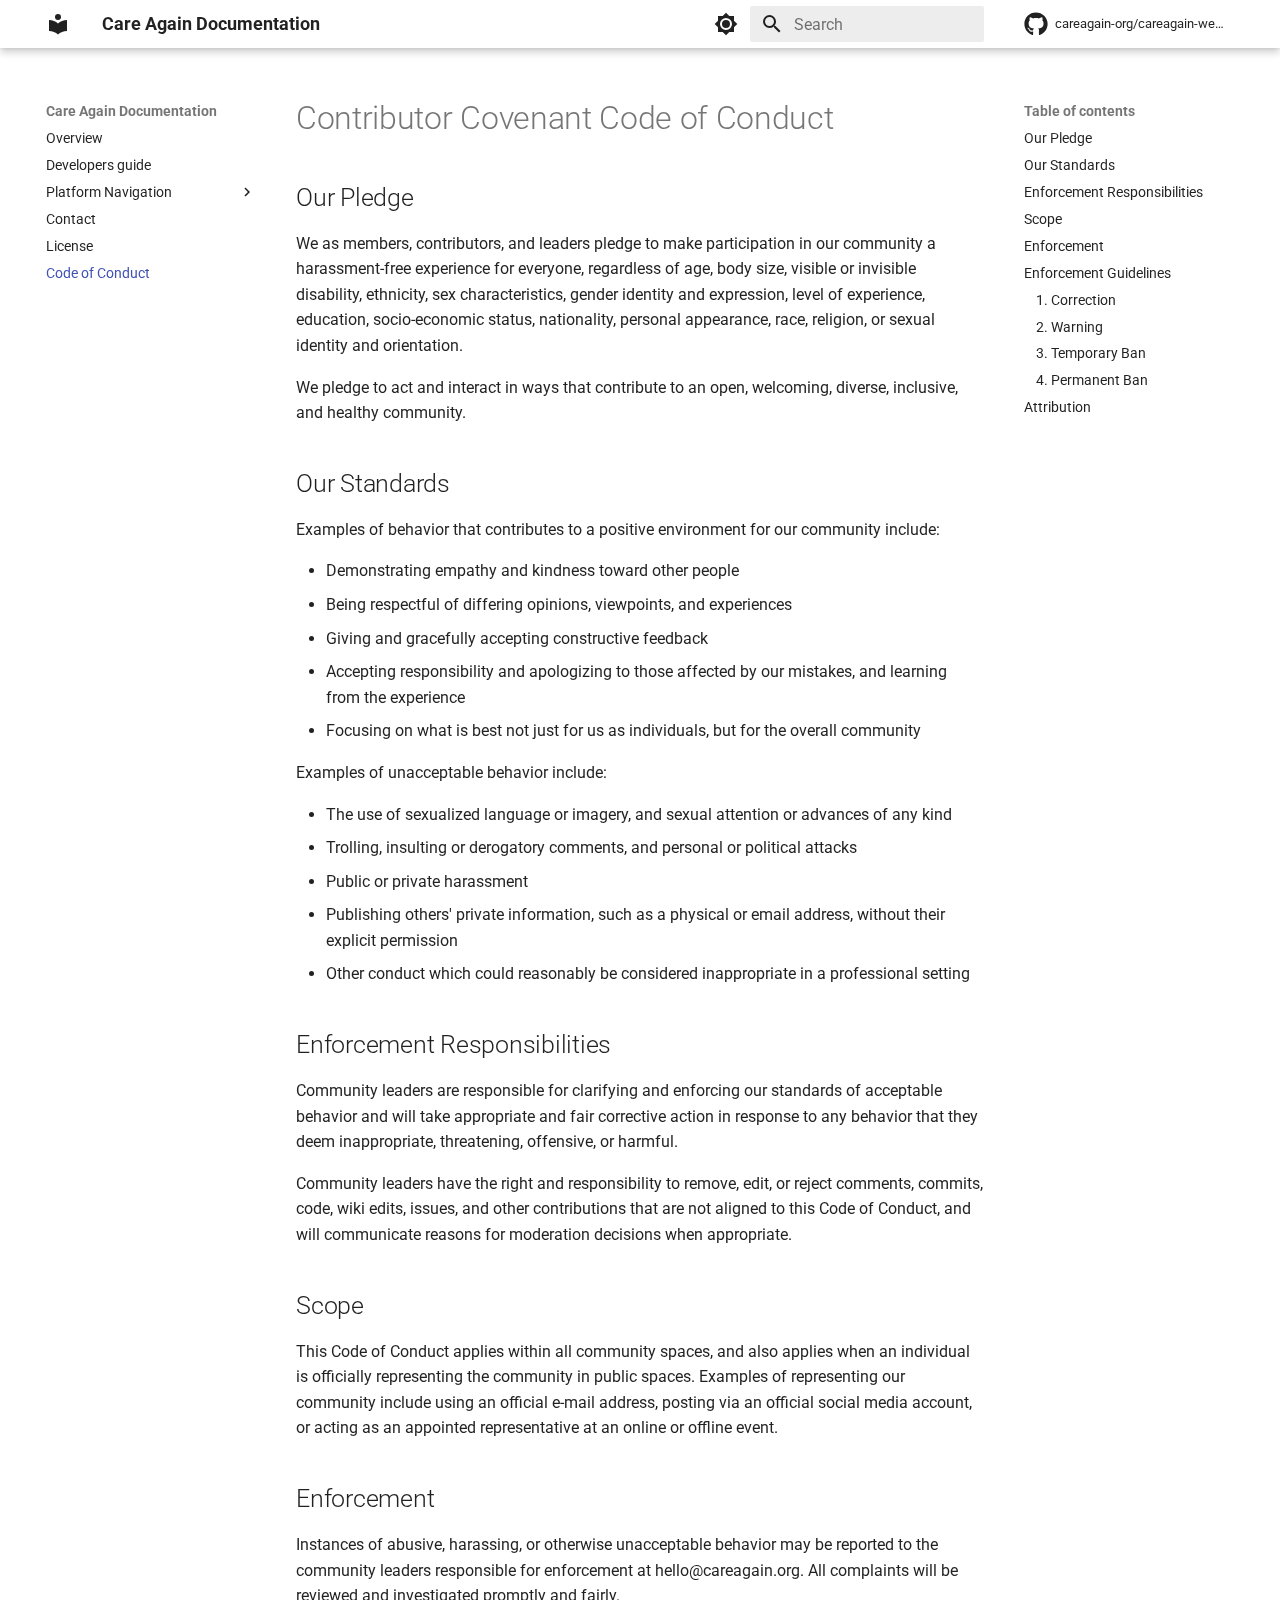
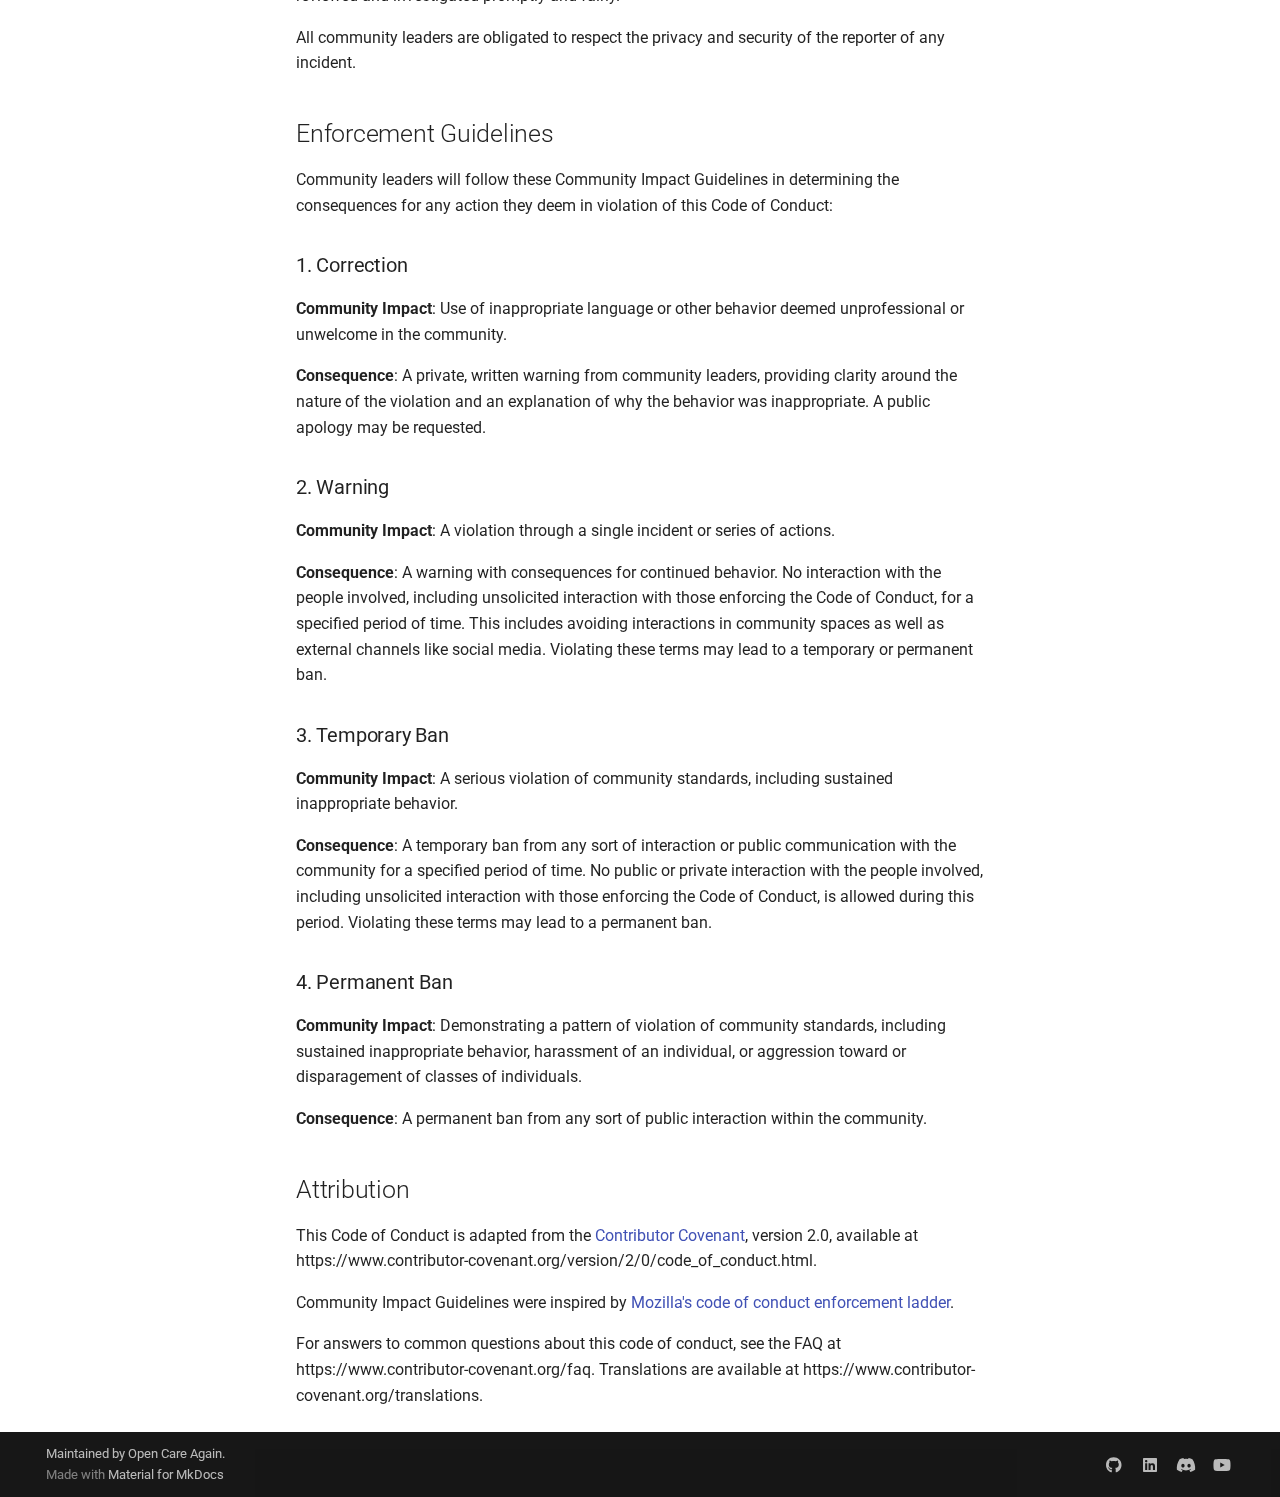
<file: CODE_OF_CONDUCT/index.html>
<!doctype html>
<html lang="en" class="no-js">
  <head>
    
      <meta charset="utf-8">
      <meta name="viewport" content="width=device-width,initial-scale=1">
      
        <meta name="description" content="An open-source platform to facilitate access to medical healthware.">
      
      
        <meta name="author" content="Care Again">
      
      
        <link rel="canonical" href="https://careagain-org.github.io/careagain-webapp/CODE_OF_CONDUCT/">
      
      
        <link rel="prev" href="../LICENSE/">
      
      
      
      <link rel="icon" href="../assets/images/favicon.png">
      <meta name="generator" content="mkdocs-1.6.1, mkdocs-material-9.6.12">
    
    
      
        <title>Code of Conduct - Care Again Documentation</title>
      
    
    
      <link rel="stylesheet" href="../assets/stylesheets/main.2afb09e1.min.css">
      
        
        <link rel="stylesheet" href="../assets/stylesheets/palette.06af60db.min.css">
      
      


    
    
      
    
    
      
        
        
        <link rel="preconnect" href="https://fonts.gstatic.com" crossorigin>
        <link rel="stylesheet" href="https://fonts.googleapis.com/css?family=Roboto:300,300i,400,400i,700,700i%7CRoboto+Mono:400,400i,700,700i&display=fallback">
        <style>:root{--md-text-font:"Roboto";--md-code-font:"Roboto Mono"}</style>
      
    
    
      <link rel="stylesheet" href="../assets/_mkdocstrings.css">
    
    <script>__md_scope=new URL("..",location),__md_hash=e=>[...e].reduce(((e,_)=>(e<<5)-e+_.charCodeAt(0)),0),__md_get=(e,_=localStorage,t=__md_scope)=>JSON.parse(_.getItem(t.pathname+"."+e)),__md_set=(e,_,t=localStorage,a=__md_scope)=>{try{t.setItem(a.pathname+"."+e,JSON.stringify(_))}catch(e){}}</script>
    
      

    
    
    
  </head>
  
  
    
    
      
    
    
    
    
    <body dir="ltr" data-md-color-scheme="default" data-md-color-primary="white" data-md-color-accent="deep-orange">
  
    
    <input class="md-toggle" data-md-toggle="drawer" type="checkbox" id="__drawer" autocomplete="off">
    <input class="md-toggle" data-md-toggle="search" type="checkbox" id="__search" autocomplete="off">
    <label class="md-overlay" for="__drawer"></label>
    <div data-md-component="skip">
      
        
        <a href="#contributor-covenant-code-of-conduct" class="md-skip">
          Skip to content
        </a>
      
    </div>
    <div data-md-component="announce">
      
    </div>
    
    
      

  

<header class="md-header md-header--shadow" data-md-component="header">
  <nav class="md-header__inner md-grid" aria-label="Header">
    <a href=".." title="Care Again Documentation" class="md-header__button md-logo" aria-label="Care Again Documentation" data-md-component="logo">
      
  
  <svg xmlns="http://www.w3.org/2000/svg" viewBox="0 0 24 24"><path d="M12 8a3 3 0 0 0 3-3 3 3 0 0 0-3-3 3 3 0 0 0-3 3 3 3 0 0 0 3 3m0 3.54C9.64 9.35 6.5 8 3 8v11c3.5 0 6.64 1.35 9 3.54 2.36-2.19 5.5-3.54 9-3.54V8c-3.5 0-6.64 1.35-9 3.54"/></svg>

    </a>
    <label class="md-header__button md-icon" for="__drawer">
      
      <svg xmlns="http://www.w3.org/2000/svg" viewBox="0 0 24 24"><path d="M3 6h18v2H3zm0 5h18v2H3zm0 5h18v2H3z"/></svg>
    </label>
    <div class="md-header__title" data-md-component="header-title">
      <div class="md-header__ellipsis">
        <div class="md-header__topic">
          <span class="md-ellipsis">
            Care Again Documentation
          </span>
        </div>
        <div class="md-header__topic" data-md-component="header-topic">
          <span class="md-ellipsis">
            
              Code of Conduct
            
          </span>
        </div>
      </div>
    </div>
    
      
        <form class="md-header__option" data-md-component="palette">
  
    
    
    
    <input class="md-option" data-md-color-media="(prefers-color-scheme: light)" data-md-color-scheme="default" data-md-color-primary="white" data-md-color-accent="deep-orange"  aria-label="Switch to dark mode"  type="radio" name="__palette" id="__palette_0">
    
      <label class="md-header__button md-icon" title="Switch to dark mode" for="__palette_1" hidden>
        <svg xmlns="http://www.w3.org/2000/svg" viewBox="0 0 24 24"><path d="M12 8a4 4 0 0 0-4 4 4 4 0 0 0 4 4 4 4 0 0 0 4-4 4 4 0 0 0-4-4m0 10a6 6 0 0 1-6-6 6 6 0 0 1 6-6 6 6 0 0 1 6 6 6 6 0 0 1-6 6m8-9.31V4h-4.69L12 .69 8.69 4H4v4.69L.69 12 4 15.31V20h4.69L12 23.31 15.31 20H20v-4.69L23.31 12z"/></svg>
      </label>
    
  
    
    
    
    <input class="md-option" data-md-color-media="(prefers-color-scheme: dark)" data-md-color-scheme="slate" data-md-color-primary="black" data-md-color-accent="deep-orange"  aria-label="Switch to light mode"  type="radio" name="__palette" id="__palette_1">
    
      <label class="md-header__button md-icon" title="Switch to light mode" for="__palette_0" hidden>
        <svg xmlns="http://www.w3.org/2000/svg" viewBox="0 0 24 24"><path d="M12 18c-.89 0-1.74-.2-2.5-.55C11.56 16.5 13 14.42 13 12s-1.44-4.5-3.5-5.45C10.26 6.2 11.11 6 12 6a6 6 0 0 1 6 6 6 6 0 0 1-6 6m8-9.31V4h-4.69L12 .69 8.69 4H4v4.69L.69 12 4 15.31V20h4.69L12 23.31 15.31 20H20v-4.69L23.31 12z"/></svg>
      </label>
    
  
</form>
      
    
    
      <script>var palette=__md_get("__palette");if(palette&&palette.color){if("(prefers-color-scheme)"===palette.color.media){var media=matchMedia("(prefers-color-scheme: light)"),input=document.querySelector(media.matches?"[data-md-color-media='(prefers-color-scheme: light)']":"[data-md-color-media='(prefers-color-scheme: dark)']");palette.color.media=input.getAttribute("data-md-color-media"),palette.color.scheme=input.getAttribute("data-md-color-scheme"),palette.color.primary=input.getAttribute("data-md-color-primary"),palette.color.accent=input.getAttribute("data-md-color-accent")}for(var[key,value]of Object.entries(palette.color))document.body.setAttribute("data-md-color-"+key,value)}</script>
    
    
    
      
      
        <label class="md-header__button md-icon" for="__search">
          
          <svg xmlns="http://www.w3.org/2000/svg" viewBox="0 0 24 24"><path d="M9.5 3A6.5 6.5 0 0 1 16 9.5c0 1.61-.59 3.09-1.56 4.23l.27.27h.79l5 5-1.5 1.5-5-5v-.79l-.27-.27A6.52 6.52 0 0 1 9.5 16 6.5 6.5 0 0 1 3 9.5 6.5 6.5 0 0 1 9.5 3m0 2C7 5 5 7 5 9.5S7 14 9.5 14 14 12 14 9.5 12 5 9.5 5"/></svg>
        </label>
        <div class="md-search" data-md-component="search" role="dialog">
  <label class="md-search__overlay" for="__search"></label>
  <div class="md-search__inner" role="search">
    <form class="md-search__form" name="search">
      <input type="text" class="md-search__input" name="query" aria-label="Search" placeholder="Search" autocapitalize="off" autocorrect="off" autocomplete="off" spellcheck="false" data-md-component="search-query" required>
      <label class="md-search__icon md-icon" for="__search">
        
        <svg xmlns="http://www.w3.org/2000/svg" viewBox="0 0 24 24"><path d="M9.5 3A6.5 6.5 0 0 1 16 9.5c0 1.61-.59 3.09-1.56 4.23l.27.27h.79l5 5-1.5 1.5-5-5v-.79l-.27-.27A6.52 6.52 0 0 1 9.5 16 6.5 6.5 0 0 1 3 9.5 6.5 6.5 0 0 1 9.5 3m0 2C7 5 5 7 5 9.5S7 14 9.5 14 14 12 14 9.5 12 5 9.5 5"/></svg>
        
        <svg xmlns="http://www.w3.org/2000/svg" viewBox="0 0 24 24"><path d="M20 11v2H8l5.5 5.5-1.42 1.42L4.16 12l7.92-7.92L13.5 5.5 8 11z"/></svg>
      </label>
      <nav class="md-search__options" aria-label="Search">
        
        <button type="reset" class="md-search__icon md-icon" title="Clear" aria-label="Clear" tabindex="-1">
          
          <svg xmlns="http://www.w3.org/2000/svg" viewBox="0 0 24 24"><path d="M19 6.41 17.59 5 12 10.59 6.41 5 5 6.41 10.59 12 5 17.59 6.41 19 12 13.41 17.59 19 19 17.59 13.41 12z"/></svg>
        </button>
      </nav>
      
    </form>
    <div class="md-search__output">
      <div class="md-search__scrollwrap" tabindex="0" data-md-scrollfix>
        <div class="md-search-result" data-md-component="search-result">
          <div class="md-search-result__meta">
            Initializing search
          </div>
          <ol class="md-search-result__list" role="presentation"></ol>
        </div>
      </div>
    </div>
  </div>
</div>
      
    
    
      <div class="md-header__source">
        <a href="https://github.com/careagain-org/careagain-webapp/" title="Go to repository" class="md-source" data-md-component="source">
  <div class="md-source__icon md-icon">
    
    <svg xmlns="http://www.w3.org/2000/svg" viewBox="0 0 496 512"><!--! Font Awesome Free 6.7.2 by @fontawesome - https://fontawesome.com License - https://fontawesome.com/license/free (Icons: CC BY 4.0, Fonts: SIL OFL 1.1, Code: MIT License) Copyright 2024 Fonticons, Inc.--><path d="M165.9 397.4c0 2-2.3 3.6-5.2 3.6-3.3.3-5.6-1.3-5.6-3.6 0-2 2.3-3.6 5.2-3.6 3-.3 5.6 1.3 5.6 3.6m-31.1-4.5c-.7 2 1.3 4.3 4.3 4.9 2.6 1 5.6 0 6.2-2s-1.3-4.3-4.3-5.2c-2.6-.7-5.5.3-6.2 2.3m44.2-1.7c-2.9.7-4.9 2.6-4.6 4.9.3 2 2.9 3.3 5.9 2.6 2.9-.7 4.9-2.6 4.6-4.6-.3-1.9-3-3.2-5.9-2.9M244.8 8C106.1 8 0 113.3 0 252c0 110.9 69.8 205.8 169.5 239.2 12.8 2.3 17.3-5.6 17.3-12.1 0-6.2-.3-40.4-.3-61.4 0 0-70 15-84.7-29.8 0 0-11.4-29.1-27.8-36.6 0 0-22.9-15.7 1.6-15.4 0 0 24.9 2 38.6 25.8 21.9 38.6 58.6 27.5 72.9 20.9 2.3-16 8.8-27.1 16-33.7-55.9-6.2-112.3-14.3-112.3-110.5 0-27.5 7.6-41.3 23.6-58.9-2.6-6.5-11.1-33.3 2.6-67.9 20.9-6.5 69 27 69 27 20-5.6 41.5-8.5 62.8-8.5s42.8 2.9 62.8 8.5c0 0 48.1-33.6 69-27 13.7 34.7 5.2 61.4 2.6 67.9 16 17.7 25.8 31.5 25.8 58.9 0 96.5-58.9 104.2-114.8 110.5 9.2 7.9 17 22.9 17 46.4 0 33.7-.3 75.4-.3 83.6 0 6.5 4.6 14.4 17.3 12.1C428.2 457.8 496 362.9 496 252 496 113.3 383.5 8 244.8 8M97.2 352.9c-1.3 1-1 3.3.7 5.2 1.6 1.6 3.9 2.3 5.2 1 1.3-1 1-3.3-.7-5.2-1.6-1.6-3.9-2.3-5.2-1m-10.8-8.1c-.7 1.3.3 2.9 2.3 3.9 1.6 1 3.6.7 4.3-.7.7-1.3-.3-2.9-2.3-3.9-2-.6-3.6-.3-4.3.7m32.4 35.6c-1.6 1.3-1 4.3 1.3 6.2 2.3 2.3 5.2 2.6 6.5 1 1.3-1.3.7-4.3-1.3-6.2-2.2-2.3-5.2-2.6-6.5-1m-11.4-14.7c-1.6 1-1.6 3.6 0 5.9s4.3 3.3 5.6 2.3c1.6-1.3 1.6-3.9 0-6.2-1.4-2.3-4-3.3-5.6-2"/></svg>
  </div>
  <div class="md-source__repository">
    careagain-org/careagain-webapp/
  </div>
</a>
      </div>
    
  </nav>
  
</header>
    
    <div class="md-container" data-md-component="container">
      
      
        
          
        
      
      <main class="md-main" data-md-component="main">
        <div class="md-main__inner md-grid">
          
            
              
              <div class="md-sidebar md-sidebar--primary" data-md-component="sidebar" data-md-type="navigation" >
                <div class="md-sidebar__scrollwrap">
                  <div class="md-sidebar__inner">
                    



<nav class="md-nav md-nav--primary" aria-label="Navigation" data-md-level="0">
  <label class="md-nav__title" for="__drawer">
    <a href=".." title="Care Again Documentation" class="md-nav__button md-logo" aria-label="Care Again Documentation" data-md-component="logo">
      
  
  <svg xmlns="http://www.w3.org/2000/svg" viewBox="0 0 24 24"><path d="M12 8a3 3 0 0 0 3-3 3 3 0 0 0-3-3 3 3 0 0 0-3 3 3 3 0 0 0 3 3m0 3.54C9.64 9.35 6.5 8 3 8v11c3.5 0 6.64 1.35 9 3.54 2.36-2.19 5.5-3.54 9-3.54V8c-3.5 0-6.64 1.35-9 3.54"/></svg>

    </a>
    Care Again Documentation
  </label>
  
    <div class="md-nav__source">
      <a href="https://github.com/careagain-org/careagain-webapp/" title="Go to repository" class="md-source" data-md-component="source">
  <div class="md-source__icon md-icon">
    
    <svg xmlns="http://www.w3.org/2000/svg" viewBox="0 0 496 512"><!--! Font Awesome Free 6.7.2 by @fontawesome - https://fontawesome.com License - https://fontawesome.com/license/free (Icons: CC BY 4.0, Fonts: SIL OFL 1.1, Code: MIT License) Copyright 2024 Fonticons, Inc.--><path d="M165.9 397.4c0 2-2.3 3.6-5.2 3.6-3.3.3-5.6-1.3-5.6-3.6 0-2 2.3-3.6 5.2-3.6 3-.3 5.6 1.3 5.6 3.6m-31.1-4.5c-.7 2 1.3 4.3 4.3 4.9 2.6 1 5.6 0 6.2-2s-1.3-4.3-4.3-5.2c-2.6-.7-5.5.3-6.2 2.3m44.2-1.7c-2.9.7-4.9 2.6-4.6 4.9.3 2 2.9 3.3 5.9 2.6 2.9-.7 4.9-2.6 4.6-4.6-.3-1.9-3-3.2-5.9-2.9M244.8 8C106.1 8 0 113.3 0 252c0 110.9 69.8 205.8 169.5 239.2 12.8 2.3 17.3-5.6 17.3-12.1 0-6.2-.3-40.4-.3-61.4 0 0-70 15-84.7-29.8 0 0-11.4-29.1-27.8-36.6 0 0-22.9-15.7 1.6-15.4 0 0 24.9 2 38.6 25.8 21.9 38.6 58.6 27.5 72.9 20.9 2.3-16 8.8-27.1 16-33.7-55.9-6.2-112.3-14.3-112.3-110.5 0-27.5 7.6-41.3 23.6-58.9-2.6-6.5-11.1-33.3 2.6-67.9 20.9-6.5 69 27 69 27 20-5.6 41.5-8.5 62.8-8.5s42.8 2.9 62.8 8.5c0 0 48.1-33.6 69-27 13.7 34.7 5.2 61.4 2.6 67.9 16 17.7 25.8 31.5 25.8 58.9 0 96.5-58.9 104.2-114.8 110.5 9.2 7.9 17 22.9 17 46.4 0 33.7-.3 75.4-.3 83.6 0 6.5 4.6 14.4 17.3 12.1C428.2 457.8 496 362.9 496 252 496 113.3 383.5 8 244.8 8M97.2 352.9c-1.3 1-1 3.3.7 5.2 1.6 1.6 3.9 2.3 5.2 1 1.3-1 1-3.3-.7-5.2-1.6-1.6-3.9-2.3-5.2-1m-10.8-8.1c-.7 1.3.3 2.9 2.3 3.9 1.6 1 3.6.7 4.3-.7.7-1.3-.3-2.9-2.3-3.9-2-.6-3.6-.3-4.3.7m32.4 35.6c-1.6 1.3-1 4.3 1.3 6.2 2.3 2.3 5.2 2.6 6.5 1 1.3-1.3.7-4.3-1.3-6.2-2.2-2.3-5.2-2.6-6.5-1m-11.4-14.7c-1.6 1-1.6 3.6 0 5.9s4.3 3.3 5.6 2.3c1.6-1.3 1.6-3.9 0-6.2-1.4-2.3-4-3.3-5.6-2"/></svg>
  </div>
  <div class="md-source__repository">
    careagain-org/careagain-webapp/
  </div>
</a>
    </div>
  
  <ul class="md-nav__list" data-md-scrollfix>
    
      
      
  
  
  
  
    <li class="md-nav__item">
      <a href=".." class="md-nav__link">
        
  
  
  <span class="md-ellipsis">
    Overview
    
  </span>
  

      </a>
    </li>
  

    
      
      
  
  
  
  
    <li class="md-nav__item">
      <a href="../developers/" class="md-nav__link">
        
  
  
  <span class="md-ellipsis">
    Developers guide
    
  </span>
  

      </a>
    </li>
  

    
      
      
  
  
  
  
    
    
    
    
    
    <li class="md-nav__item md-nav__item--nested">
      
        
        
        <input class="md-nav__toggle md-toggle " type="checkbox" id="__nav_3" >
        
          
          <label class="md-nav__link" for="__nav_3" id="__nav_3_label" tabindex="0">
            
  
  
  <span class="md-ellipsis">
    Platform Navigation
    
  </span>
  

            <span class="md-nav__icon md-icon"></span>
          </label>
        
        <nav class="md-nav" data-md-level="1" aria-labelledby="__nav_3_label" aria-expanded="false">
          <label class="md-nav__title" for="__nav_3">
            <span class="md-nav__icon md-icon"></span>
            Platform Navigation
          </label>
          <ul class="md-nav__list" data-md-scrollfix>
            
              
                
  
  
  
  
    <li class="md-nav__item">
      <a href="../tutorials/getting_started/" class="md-nav__link">
        
  
  
  <span class="md-ellipsis">
    Getting Started
    
  </span>
  

      </a>
    </li>
  

              
            
              
                
  
  
  
  
    <li class="md-nav__item">
      <a href="../tutorials/home/" class="md-nav__link">
        
  
  
  <span class="md-ellipsis">
    Home page
    
  </span>
  

      </a>
    </li>
  

              
            
              
                
  
  
  
  
    <li class="md-nav__item">
      <a href="../tutorials/community/" class="md-nav__link">
        
  
  
  <span class="md-ellipsis">
    Community page
    
  </span>
  

      </a>
    </li>
  

              
            
              
                
  
  
  
  
    <li class="md-nav__item">
      <a href="../tutorials/projects/" class="md-nav__link">
        
  
  
  <span class="md-ellipsis">
    Projects page
    
  </span>
  

      </a>
    </li>
  

              
            
              
                
  
  
  
  
    <li class="md-nav__item">
      <a href="../tutorials/profile.md" class="md-nav__link">
        
  
  
  <span class="md-ellipsis">
    Profile page
    
  </span>
  

      </a>
    </li>
  

              
            
          </ul>
        </nav>
      
    </li>
  

    
      
      
  
  
  
  
    <li class="md-nav__item">
      <a href="../contact/" class="md-nav__link">
        
  
  
  <span class="md-ellipsis">
    Contact
    
  </span>
  

      </a>
    </li>
  

    
      
      
  
  
  
  
    <li class="md-nav__item">
      <a href="../LICENSE/" class="md-nav__link">
        
  
  
  <span class="md-ellipsis">
    License
    
  </span>
  

      </a>
    </li>
  

    
      
      
  
  
    
  
  
  
    <li class="md-nav__item md-nav__item--active">
      
      <input class="md-nav__toggle md-toggle" type="checkbox" id="__toc">
      
      
        
      
      
        <label class="md-nav__link md-nav__link--active" for="__toc">
          
  
  
  <span class="md-ellipsis">
    Code of Conduct
    
  </span>
  

          <span class="md-nav__icon md-icon"></span>
        </label>
      
      <a href="./" class="md-nav__link md-nav__link--active">
        
  
  
  <span class="md-ellipsis">
    Code of Conduct
    
  </span>
  

      </a>
      
        

<nav class="md-nav md-nav--secondary" aria-label="Table of contents">
  
  
  
    
  
  
    <label class="md-nav__title" for="__toc">
      <span class="md-nav__icon md-icon"></span>
      Table of contents
    </label>
    <ul class="md-nav__list" data-md-component="toc" data-md-scrollfix>
      
        <li class="md-nav__item">
  <a href="#our-pledge" class="md-nav__link">
    <span class="md-ellipsis">
      Our Pledge
    </span>
  </a>
  
</li>
      
        <li class="md-nav__item">
  <a href="#our-standards" class="md-nav__link">
    <span class="md-ellipsis">
      Our Standards
    </span>
  </a>
  
</li>
      
        <li class="md-nav__item">
  <a href="#enforcement-responsibilities" class="md-nav__link">
    <span class="md-ellipsis">
      Enforcement Responsibilities
    </span>
  </a>
  
</li>
      
        <li class="md-nav__item">
  <a href="#scope" class="md-nav__link">
    <span class="md-ellipsis">
      Scope
    </span>
  </a>
  
</li>
      
        <li class="md-nav__item">
  <a href="#enforcement" class="md-nav__link">
    <span class="md-ellipsis">
      Enforcement
    </span>
  </a>
  
</li>
      
        <li class="md-nav__item">
  <a href="#enforcement-guidelines" class="md-nav__link">
    <span class="md-ellipsis">
      Enforcement Guidelines
    </span>
  </a>
  
    <nav class="md-nav" aria-label="Enforcement Guidelines">
      <ul class="md-nav__list">
        
          <li class="md-nav__item">
  <a href="#1-correction" class="md-nav__link">
    <span class="md-ellipsis">
      1. Correction
    </span>
  </a>
  
</li>
        
          <li class="md-nav__item">
  <a href="#2-warning" class="md-nav__link">
    <span class="md-ellipsis">
      2. Warning
    </span>
  </a>
  
</li>
        
          <li class="md-nav__item">
  <a href="#3-temporary-ban" class="md-nav__link">
    <span class="md-ellipsis">
      3. Temporary Ban
    </span>
  </a>
  
</li>
        
          <li class="md-nav__item">
  <a href="#4-permanent-ban" class="md-nav__link">
    <span class="md-ellipsis">
      4. Permanent Ban
    </span>
  </a>
  
</li>
        
      </ul>
    </nav>
  
</li>
      
        <li class="md-nav__item">
  <a href="#attribution" class="md-nav__link">
    <span class="md-ellipsis">
      Attribution
    </span>
  </a>
  
</li>
      
    </ul>
  
</nav>
      
    </li>
  

    
  </ul>
</nav>
                  </div>
                </div>
              </div>
            
            
              
              <div class="md-sidebar md-sidebar--secondary" data-md-component="sidebar" data-md-type="toc" >
                <div class="md-sidebar__scrollwrap">
                  <div class="md-sidebar__inner">
                    

<nav class="md-nav md-nav--secondary" aria-label="Table of contents">
  
  
  
    
  
  
    <label class="md-nav__title" for="__toc">
      <span class="md-nav__icon md-icon"></span>
      Table of contents
    </label>
    <ul class="md-nav__list" data-md-component="toc" data-md-scrollfix>
      
        <li class="md-nav__item">
  <a href="#our-pledge" class="md-nav__link">
    <span class="md-ellipsis">
      Our Pledge
    </span>
  </a>
  
</li>
      
        <li class="md-nav__item">
  <a href="#our-standards" class="md-nav__link">
    <span class="md-ellipsis">
      Our Standards
    </span>
  </a>
  
</li>
      
        <li class="md-nav__item">
  <a href="#enforcement-responsibilities" class="md-nav__link">
    <span class="md-ellipsis">
      Enforcement Responsibilities
    </span>
  </a>
  
</li>
      
        <li class="md-nav__item">
  <a href="#scope" class="md-nav__link">
    <span class="md-ellipsis">
      Scope
    </span>
  </a>
  
</li>
      
        <li class="md-nav__item">
  <a href="#enforcement" class="md-nav__link">
    <span class="md-ellipsis">
      Enforcement
    </span>
  </a>
  
</li>
      
        <li class="md-nav__item">
  <a href="#enforcement-guidelines" class="md-nav__link">
    <span class="md-ellipsis">
      Enforcement Guidelines
    </span>
  </a>
  
    <nav class="md-nav" aria-label="Enforcement Guidelines">
      <ul class="md-nav__list">
        
          <li class="md-nav__item">
  <a href="#1-correction" class="md-nav__link">
    <span class="md-ellipsis">
      1. Correction
    </span>
  </a>
  
</li>
        
          <li class="md-nav__item">
  <a href="#2-warning" class="md-nav__link">
    <span class="md-ellipsis">
      2. Warning
    </span>
  </a>
  
</li>
        
          <li class="md-nav__item">
  <a href="#3-temporary-ban" class="md-nav__link">
    <span class="md-ellipsis">
      3. Temporary Ban
    </span>
  </a>
  
</li>
        
          <li class="md-nav__item">
  <a href="#4-permanent-ban" class="md-nav__link">
    <span class="md-ellipsis">
      4. Permanent Ban
    </span>
  </a>
  
</li>
        
      </ul>
    </nav>
  
</li>
      
        <li class="md-nav__item">
  <a href="#attribution" class="md-nav__link">
    <span class="md-ellipsis">
      Attribution
    </span>
  </a>
  
</li>
      
    </ul>
  
</nav>
                  </div>
                </div>
              </div>
            
          
          
            <div class="md-content" data-md-component="content">
              <article class="md-content__inner md-typeset">
                
                  


  
  


<h1 id="contributor-covenant-code-of-conduct">Contributor Covenant Code of Conduct<a class="headerlink" href="#contributor-covenant-code-of-conduct" title="Permanent link">&para;</a></h1>
<h2 id="our-pledge">Our Pledge<a class="headerlink" href="#our-pledge" title="Permanent link">&para;</a></h2>
<p>We as members, contributors, and leaders pledge to make participation in our
community a harassment-free experience for everyone, regardless of age, body
size, visible or invisible disability, ethnicity, sex characteristics, gender
identity and expression, level of experience, education, socio-economic status,
nationality, personal appearance, race, religion, or sexual identity
and orientation.</p>
<p>We pledge to act and interact in ways that contribute to an open, welcoming,
diverse, inclusive, and healthy community.</p>
<h2 id="our-standards">Our Standards<a class="headerlink" href="#our-standards" title="Permanent link">&para;</a></h2>
<p>Examples of behavior that contributes to a positive environment for our
community include:</p>
<ul>
<li>Demonstrating empathy and kindness toward other people</li>
<li>Being respectful of differing opinions, viewpoints, and experiences</li>
<li>Giving and gracefully accepting constructive feedback</li>
<li>Accepting responsibility and apologizing to those affected by our mistakes,
  and learning from the experience</li>
<li>Focusing on what is best not just for us as individuals, but for the
  overall community</li>
</ul>
<p>Examples of unacceptable behavior include:</p>
<ul>
<li>The use of sexualized language or imagery, and sexual attention or
  advances of any kind</li>
<li>Trolling, insulting or derogatory comments, and personal or political attacks</li>
<li>Public or private harassment</li>
<li>Publishing others' private information, such as a physical or email
  address, without their explicit permission</li>
<li>Other conduct which could reasonably be considered inappropriate in a
  professional setting</li>
</ul>
<h2 id="enforcement-responsibilities">Enforcement Responsibilities<a class="headerlink" href="#enforcement-responsibilities" title="Permanent link">&para;</a></h2>
<p>Community leaders are responsible for clarifying and enforcing our standards of
acceptable behavior and will take appropriate and fair corrective action in
response to any behavior that they deem inappropriate, threatening, offensive,
or harmful.</p>
<p>Community leaders have the right and responsibility to remove, edit, or reject
comments, commits, code, wiki edits, issues, and other contributions that are
not aligned to this Code of Conduct, and will communicate reasons for moderation
decisions when appropriate.</p>
<h2 id="scope">Scope<a class="headerlink" href="#scope" title="Permanent link">&para;</a></h2>
<p>This Code of Conduct applies within all community spaces, and also applies when
an individual is officially representing the community in public spaces.
Examples of representing our community include using an official e-mail address,
posting via an official social media account, or acting as an appointed
representative at an online or offline event.</p>
<h2 id="enforcement">Enforcement<a class="headerlink" href="#enforcement" title="Permanent link">&para;</a></h2>
<p>Instances of abusive, harassing, or otherwise unacceptable behavior may be
reported to the community leaders responsible for enforcement at
hello@careagain.org.
All complaints will be reviewed and investigated promptly and fairly.</p>
<p>All community leaders are obligated to respect the privacy and security of the
reporter of any incident.</p>
<h2 id="enforcement-guidelines">Enforcement Guidelines<a class="headerlink" href="#enforcement-guidelines" title="Permanent link">&para;</a></h2>
<p>Community leaders will follow these Community Impact Guidelines in determining
the consequences for any action they deem in violation of this Code of Conduct:</p>
<h3 id="1-correction">1. Correction<a class="headerlink" href="#1-correction" title="Permanent link">&para;</a></h3>
<p><strong>Community Impact</strong>: Use of inappropriate language or other behavior deemed
unprofessional or unwelcome in the community.</p>
<p><strong>Consequence</strong>: A private, written warning from community leaders, providing
clarity around the nature of the violation and an explanation of why the
behavior was inappropriate. A public apology may be requested.</p>
<h3 id="2-warning">2. Warning<a class="headerlink" href="#2-warning" title="Permanent link">&para;</a></h3>
<p><strong>Community Impact</strong>: A violation through a single incident or series
of actions.</p>
<p><strong>Consequence</strong>: A warning with consequences for continued behavior. No
interaction with the people involved, including unsolicited interaction with
those enforcing the Code of Conduct, for a specified period of time. This
includes avoiding interactions in community spaces as well as external channels
like social media. Violating these terms may lead to a temporary or
permanent ban.</p>
<h3 id="3-temporary-ban">3. Temporary Ban<a class="headerlink" href="#3-temporary-ban" title="Permanent link">&para;</a></h3>
<p><strong>Community Impact</strong>: A serious violation of community standards, including
sustained inappropriate behavior.</p>
<p><strong>Consequence</strong>: A temporary ban from any sort of interaction or public
communication with the community for a specified period of time. No public or
private interaction with the people involved, including unsolicited interaction
with those enforcing the Code of Conduct, is allowed during this period.
Violating these terms may lead to a permanent ban.</p>
<h3 id="4-permanent-ban">4. Permanent Ban<a class="headerlink" href="#4-permanent-ban" title="Permanent link">&para;</a></h3>
<p><strong>Community Impact</strong>: Demonstrating a pattern of violation of community
standards, including sustained inappropriate behavior,  harassment of an
individual, or aggression toward or disparagement of classes of individuals.</p>
<p><strong>Consequence</strong>: A permanent ban from any sort of public interaction within
the community.</p>
<h2 id="attribution">Attribution<a class="headerlink" href="#attribution" title="Permanent link">&para;</a></h2>
<p>This Code of Conduct is adapted from the <a href="https://www.contributor-covenant.org">Contributor Covenant</a>,
version 2.0, available at
https://www.contributor-covenant.org/version/2/0/code_of_conduct.html.</p>
<p>Community Impact Guidelines were inspired by <a href="https://github.com/mozilla/diversity">Mozilla's code of conduct
enforcement ladder</a>.</p>
<p>For answers to common questions about this code of conduct, see the FAQ at
https://www.contributor-covenant.org/faq. Translations are available at
https://www.contributor-covenant.org/translations.</p>












                
              </article>
            </div>
          
          
<script>var target=document.getElementById(location.hash.slice(1));target&&target.name&&(target.checked=target.name.startsWith("__tabbed_"))</script>
        </div>
        
      </main>
      
        <footer class="md-footer">
  
  <div class="md-footer-meta md-typeset">
    <div class="md-footer-meta__inner md-grid">
      <div class="md-copyright">
  
    <div class="md-copyright__highlight">
      Maintained by <a href="https://www.opencareagain.org/">Open Care Again</a>.
    </div>
  
  
    Made with
    <a href="https://squidfunk.github.io/mkdocs-material/" target="_blank" rel="noopener">
      Material for MkDocs
    </a>
  
</div>
      
        <div class="md-social">
  
    
    
    
    
      
      
    
    <a href="https://github.com/careagain-org/careagain-webapp/" target="_blank" rel="noopener" title="github.com" class="md-social__link">
      <svg xmlns="http://www.w3.org/2000/svg" viewBox="0 0 496 512"><!--! Font Awesome Free 6.7.2 by @fontawesome - https://fontawesome.com License - https://fontawesome.com/license/free (Icons: CC BY 4.0, Fonts: SIL OFL 1.1, Code: MIT License) Copyright 2024 Fonticons, Inc.--><path d="M165.9 397.4c0 2-2.3 3.6-5.2 3.6-3.3.3-5.6-1.3-5.6-3.6 0-2 2.3-3.6 5.2-3.6 3-.3 5.6 1.3 5.6 3.6m-31.1-4.5c-.7 2 1.3 4.3 4.3 4.9 2.6 1 5.6 0 6.2-2s-1.3-4.3-4.3-5.2c-2.6-.7-5.5.3-6.2 2.3m44.2-1.7c-2.9.7-4.9 2.6-4.6 4.9.3 2 2.9 3.3 5.9 2.6 2.9-.7 4.9-2.6 4.6-4.6-.3-1.9-3-3.2-5.9-2.9M244.8 8C106.1 8 0 113.3 0 252c0 110.9 69.8 205.8 169.5 239.2 12.8 2.3 17.3-5.6 17.3-12.1 0-6.2-.3-40.4-.3-61.4 0 0-70 15-84.7-29.8 0 0-11.4-29.1-27.8-36.6 0 0-22.9-15.7 1.6-15.4 0 0 24.9 2 38.6 25.8 21.9 38.6 58.6 27.5 72.9 20.9 2.3-16 8.8-27.1 16-33.7-55.9-6.2-112.3-14.3-112.3-110.5 0-27.5 7.6-41.3 23.6-58.9-2.6-6.5-11.1-33.3 2.6-67.9 20.9-6.5 69 27 69 27 20-5.6 41.5-8.5 62.8-8.5s42.8 2.9 62.8 8.5c0 0 48.1-33.6 69-27 13.7 34.7 5.2 61.4 2.6 67.9 16 17.7 25.8 31.5 25.8 58.9 0 96.5-58.9 104.2-114.8 110.5 9.2 7.9 17 22.9 17 46.4 0 33.7-.3 75.4-.3 83.6 0 6.5 4.6 14.4 17.3 12.1C428.2 457.8 496 362.9 496 252 496 113.3 383.5 8 244.8 8M97.2 352.9c-1.3 1-1 3.3.7 5.2 1.6 1.6 3.9 2.3 5.2 1 1.3-1 1-3.3-.7-5.2-1.6-1.6-3.9-2.3-5.2-1m-10.8-8.1c-.7 1.3.3 2.9 2.3 3.9 1.6 1 3.6.7 4.3-.7.7-1.3-.3-2.9-2.3-3.9-2-.6-3.6-.3-4.3.7m32.4 35.6c-1.6 1.3-1 4.3 1.3 6.2 2.3 2.3 5.2 2.6 6.5 1 1.3-1.3.7-4.3-1.3-6.2-2.2-2.3-5.2-2.6-6.5-1m-11.4-14.7c-1.6 1-1.6 3.6 0 5.9s4.3 3.3 5.6 2.3c1.6-1.3 1.6-3.9 0-6.2-1.4-2.3-4-3.3-5.6-2"/></svg>
    </a>
  
    
    
    
    
      
      
    
    <a href="https://www.linkedin.com/company/care-again/" target="_blank" rel="noopener" title="www.linkedin.com" class="md-social__link">
      <svg xmlns="http://www.w3.org/2000/svg" viewBox="0 0 448 512"><!--! Font Awesome Free 6.7.2 by @fontawesome - https://fontawesome.com License - https://fontawesome.com/license/free (Icons: CC BY 4.0, Fonts: SIL OFL 1.1, Code: MIT License) Copyright 2024 Fonticons, Inc.--><path d="M416 32H31.9C14.3 32 0 46.5 0 64.3v383.4C0 465.5 14.3 480 31.9 480H416c17.6 0 32-14.5 32-32.3V64.3c0-17.8-14.4-32.3-32-32.3M135.4 416H69V202.2h66.5V416zm-33.2-243c-21.3 0-38.5-17.3-38.5-38.5S80.9 96 102.2 96c21.2 0 38.5 17.3 38.5 38.5 0 21.3-17.2 38.5-38.5 38.5m282.1 243h-66.4V312c0-24.8-.5-56.7-34.5-56.7-34.6 0-39.9 27-39.9 54.9V416h-66.4V202.2h63.7v29.2h.9c8.9-16.8 30.6-34.5 62.9-34.5 67.2 0 79.7 44.3 79.7 101.9z"/></svg>
    </a>
  
    
    
    
    
      
      
    
    <a href="https://discord.gg/8J6Y5v3" target="_blank" rel="noopener" title="discord.gg" class="md-social__link">
      <svg xmlns="http://www.w3.org/2000/svg" viewBox="0 0 640 512"><!--! Font Awesome Free 6.7.2 by @fontawesome - https://fontawesome.com License - https://fontawesome.com/license/free (Icons: CC BY 4.0, Fonts: SIL OFL 1.1, Code: MIT License) Copyright 2024 Fonticons, Inc.--><path d="M524.531 69.836a1.5 1.5 0 0 0-.764-.7A485 485 0 0 0 404.081 32.03a1.82 1.82 0 0 0-1.923.91 338 338 0 0 0-14.9 30.6 447.9 447.9 0 0 0-134.426 0 310 310 0 0 0-15.135-30.6 1.89 1.89 0 0 0-1.924-.91 483.7 483.7 0 0 0-119.688 37.107 1.7 1.7 0 0 0-.788.676C39.068 183.651 18.186 294.69 28.43 404.354a2.02 2.02 0 0 0 .765 1.375 487.7 487.7 0 0 0 146.825 74.189 1.9 1.9 0 0 0 2.063-.676A348 348 0 0 0 208.12 430.4a1.86 1.86 0 0 0-1.019-2.588 321 321 0 0 1-45.868-21.853 1.885 1.885 0 0 1-.185-3.126 251 251 0 0 0 9.109-7.137 1.82 1.82 0 0 1 1.9-.256c96.229 43.917 200.41 43.917 295.5 0a1.81 1.81 0 0 1 1.924.233 235 235 0 0 0 9.132 7.16 1.884 1.884 0 0 1-.162 3.126 301.4 301.4 0 0 1-45.89 21.83 1.875 1.875 0 0 0-1 2.611 391 391 0 0 0 30.014 48.815 1.86 1.86 0 0 0 2.063.7A486 486 0 0 0 610.7 405.729a1.88 1.88 0 0 0 .765-1.352c12.264-126.783-20.532-236.912-86.934-334.541M222.491 337.58c-28.972 0-52.844-26.587-52.844-59.239s23.409-59.241 52.844-59.241c29.665 0 53.306 26.82 52.843 59.239 0 32.654-23.41 59.241-52.843 59.241m195.38 0c-28.971 0-52.843-26.587-52.843-59.239s23.409-59.241 52.843-59.241c29.667 0 53.307 26.82 52.844 59.239 0 32.654-23.177 59.241-52.844 59.241"/></svg>
    </a>
  
    
    
    
    
      
      
    
    <a href="https://www.youtube.com/@careagain" target="_blank" rel="noopener" title="www.youtube.com" class="md-social__link">
      <svg xmlns="http://www.w3.org/2000/svg" viewBox="0 0 576 512"><!--! Font Awesome Free 6.7.2 by @fontawesome - https://fontawesome.com License - https://fontawesome.com/license/free (Icons: CC BY 4.0, Fonts: SIL OFL 1.1, Code: MIT License) Copyright 2024 Fonticons, Inc.--><path d="M549.655 124.083c-6.281-23.65-24.787-42.276-48.284-48.597C458.781 64 288 64 288 64S117.22 64 74.629 75.486c-23.497 6.322-42.003 24.947-48.284 48.597-11.412 42.867-11.412 132.305-11.412 132.305s0 89.438 11.412 132.305c6.281 23.65 24.787 41.5 48.284 47.821C117.22 448 288 448 288 448s170.78 0 213.371-11.486c23.497-6.321 42.003-24.171 48.284-47.821 11.412-42.867 11.412-132.305 11.412-132.305s0-89.438-11.412-132.305m-317.51 213.508V175.185l142.739 81.205z"/></svg>
    </a>
  
</div>
      
    </div>
  </div>
</footer>
      
    </div>
    <div class="md-dialog" data-md-component="dialog">
      <div class="md-dialog__inner md-typeset"></div>
    </div>
    
    
    
      
      <script id="__config" type="application/json">{"base": "..", "features": ["content.code.copy"], "search": "../assets/javascripts/workers/search.f8cc74c7.min.js", "tags": null, "translations": {"clipboard.copied": "Copied to clipboard", "clipboard.copy": "Copy to clipboard", "search.result.more.one": "1 more on this page", "search.result.more.other": "# more on this page", "search.result.none": "No matching documents", "search.result.one": "1 matching document", "search.result.other": "# matching documents", "search.result.placeholder": "Type to start searching", "search.result.term.missing": "Missing", "select.version": "Select version"}, "version": null}</script>
    
    
      <script src="../assets/javascripts/bundle.c8b220af.min.js"></script>
      
    
  </body>
</html>
</file>
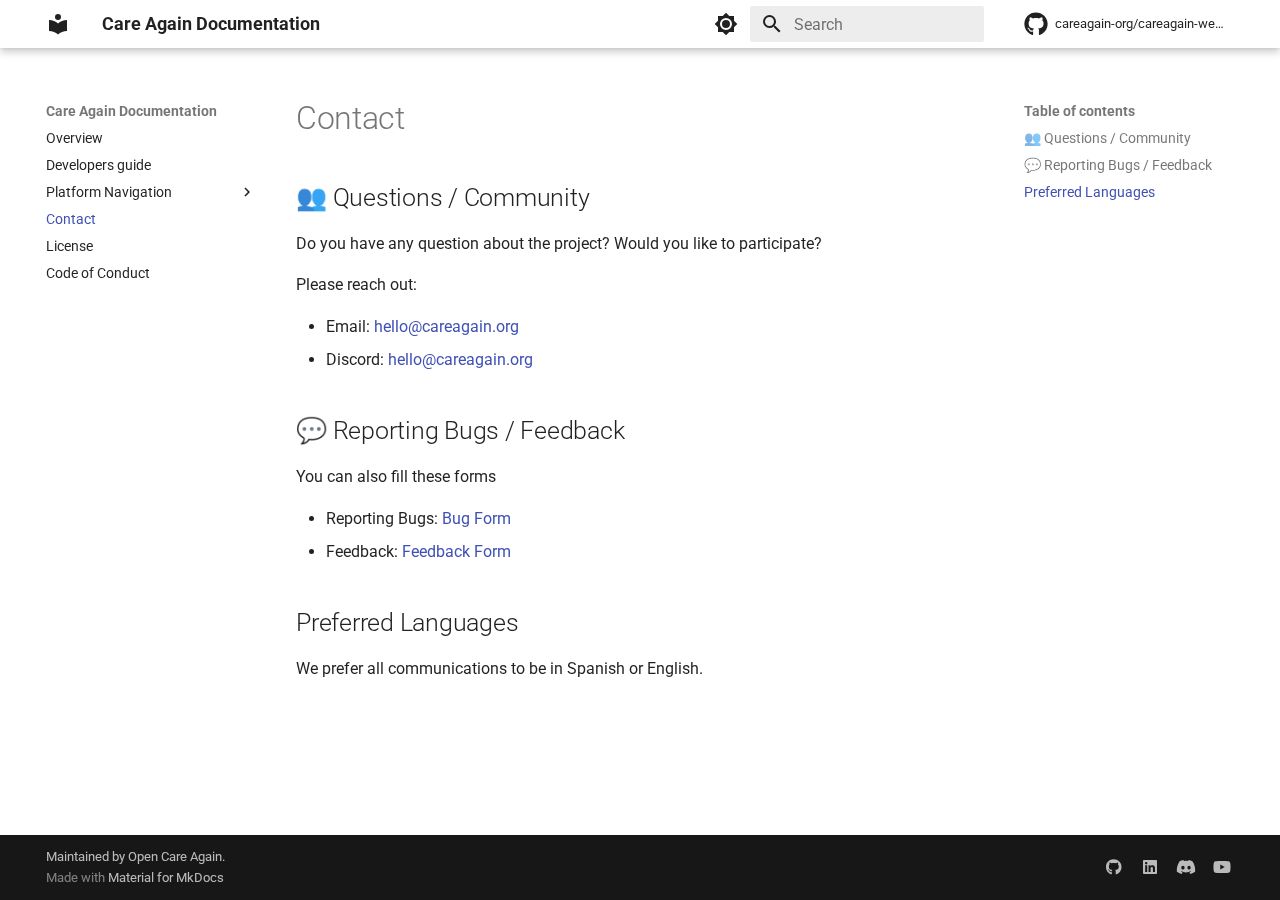
<file: contact/index.html>
<!doctype html>
<html lang="en" class="no-js">
  <head>
    
      <meta charset="utf-8">
      <meta name="viewport" content="width=device-width,initial-scale=1">
      
        <meta name="description" content="An open-source platform to facilitate access to medical healthware.">
      
      
        <meta name="author" content="Care Again">
      
      
        <link rel="canonical" href="https://careagain-org.github.io/careagain-webapp/contact/">
      
      
        <link rel="prev" href="../tutorials/projects/">
      
      
        <link rel="next" href="../CODE_OF_CONDUCT/">
      
      
      <link rel="icon" href="../assets/images/favicon.png">
      <meta name="generator" content="mkdocs-1.6.1, mkdocs-material-9.6.12">
    
    
      
        <title>Contact - Care Again Documentation</title>
      
    
    
      <link rel="stylesheet" href="../assets/stylesheets/main.2afb09e1.min.css">
      
        
        <link rel="stylesheet" href="../assets/stylesheets/palette.06af60db.min.css">
      
      


    
    
      
    
    
      
        
        
        <link rel="preconnect" href="https://fonts.gstatic.com" crossorigin>
        <link rel="stylesheet" href="https://fonts.googleapis.com/css?family=Roboto:300,300i,400,400i,700,700i%7CRoboto+Mono:400,400i,700,700i&display=fallback">
        <style>:root{--md-text-font:"Roboto";--md-code-font:"Roboto Mono"}</style>
      
    
    
      <link rel="stylesheet" href="../assets/_mkdocstrings.css">
    
    <script>__md_scope=new URL("..",location),__md_hash=e=>[...e].reduce(((e,_)=>(e<<5)-e+_.charCodeAt(0)),0),__md_get=(e,_=localStorage,t=__md_scope)=>JSON.parse(_.getItem(t.pathname+"."+e)),__md_set=(e,_,t=localStorage,a=__md_scope)=>{try{t.setItem(a.pathname+"."+e,JSON.stringify(_))}catch(e){}}</script>
    
      

    
    
    
  </head>
  
  
    
    
      
    
    
    
    
    <body dir="ltr" data-md-color-scheme="default" data-md-color-primary="white" data-md-color-accent="deep-orange">
  
    
    <input class="md-toggle" data-md-toggle="drawer" type="checkbox" id="__drawer" autocomplete="off">
    <input class="md-toggle" data-md-toggle="search" type="checkbox" id="__search" autocomplete="off">
    <label class="md-overlay" for="__drawer"></label>
    <div data-md-component="skip">
      
        
        <a href="#contact" class="md-skip">
          Skip to content
        </a>
      
    </div>
    <div data-md-component="announce">
      
    </div>
    
    
      

  

<header class="md-header md-header--shadow" data-md-component="header">
  <nav class="md-header__inner md-grid" aria-label="Header">
    <a href=".." title="Care Again Documentation" class="md-header__button md-logo" aria-label="Care Again Documentation" data-md-component="logo">
      
  
  <svg xmlns="http://www.w3.org/2000/svg" viewBox="0 0 24 24"><path d="M12 8a3 3 0 0 0 3-3 3 3 0 0 0-3-3 3 3 0 0 0-3 3 3 3 0 0 0 3 3m0 3.54C9.64 9.35 6.5 8 3 8v11c3.5 0 6.64 1.35 9 3.54 2.36-2.19 5.5-3.54 9-3.54V8c-3.5 0-6.64 1.35-9 3.54"/></svg>

    </a>
    <label class="md-header__button md-icon" for="__drawer">
      
      <svg xmlns="http://www.w3.org/2000/svg" viewBox="0 0 24 24"><path d="M3 6h18v2H3zm0 5h18v2H3zm0 5h18v2H3z"/></svg>
    </label>
    <div class="md-header__title" data-md-component="header-title">
      <div class="md-header__ellipsis">
        <div class="md-header__topic">
          <span class="md-ellipsis">
            Care Again Documentation
          </span>
        </div>
        <div class="md-header__topic" data-md-component="header-topic">
          <span class="md-ellipsis">
            
              Contact
            
          </span>
        </div>
      </div>
    </div>
    
      
        <form class="md-header__option" data-md-component="palette">
  
    
    
    
    <input class="md-option" data-md-color-media="(prefers-color-scheme: light)" data-md-color-scheme="default" data-md-color-primary="white" data-md-color-accent="deep-orange"  aria-label="Switch to dark mode"  type="radio" name="__palette" id="__palette_0">
    
      <label class="md-header__button md-icon" title="Switch to dark mode" for="__palette_1" hidden>
        <svg xmlns="http://www.w3.org/2000/svg" viewBox="0 0 24 24"><path d="M12 8a4 4 0 0 0-4 4 4 4 0 0 0 4 4 4 4 0 0 0 4-4 4 4 0 0 0-4-4m0 10a6 6 0 0 1-6-6 6 6 0 0 1 6-6 6 6 0 0 1 6 6 6 6 0 0 1-6 6m8-9.31V4h-4.69L12 .69 8.69 4H4v4.69L.69 12 4 15.31V20h4.69L12 23.31 15.31 20H20v-4.69L23.31 12z"/></svg>
      </label>
    
  
    
    
    
    <input class="md-option" data-md-color-media="(prefers-color-scheme: dark)" data-md-color-scheme="slate" data-md-color-primary="black" data-md-color-accent="deep-orange"  aria-label="Switch to light mode"  type="radio" name="__palette" id="__palette_1">
    
      <label class="md-header__button md-icon" title="Switch to light mode" for="__palette_0" hidden>
        <svg xmlns="http://www.w3.org/2000/svg" viewBox="0 0 24 24"><path d="M12 18c-.89 0-1.74-.2-2.5-.55C11.56 16.5 13 14.42 13 12s-1.44-4.5-3.5-5.45C10.26 6.2 11.11 6 12 6a6 6 0 0 1 6 6 6 6 0 0 1-6 6m8-9.31V4h-4.69L12 .69 8.69 4H4v4.69L.69 12 4 15.31V20h4.69L12 23.31 15.31 20H20v-4.69L23.31 12z"/></svg>
      </label>
    
  
</form>
      
    
    
      <script>var palette=__md_get("__palette");if(palette&&palette.color){if("(prefers-color-scheme)"===palette.color.media){var media=matchMedia("(prefers-color-scheme: light)"),input=document.querySelector(media.matches?"[data-md-color-media='(prefers-color-scheme: light)']":"[data-md-color-media='(prefers-color-scheme: dark)']");palette.color.media=input.getAttribute("data-md-color-media"),palette.color.scheme=input.getAttribute("data-md-color-scheme"),palette.color.primary=input.getAttribute("data-md-color-primary"),palette.color.accent=input.getAttribute("data-md-color-accent")}for(var[key,value]of Object.entries(palette.color))document.body.setAttribute("data-md-color-"+key,value)}</script>
    
    
    
      
      
        <label class="md-header__button md-icon" for="__search">
          
          <svg xmlns="http://www.w3.org/2000/svg" viewBox="0 0 24 24"><path d="M9.5 3A6.5 6.5 0 0 1 16 9.5c0 1.61-.59 3.09-1.56 4.23l.27.27h.79l5 5-1.5 1.5-5-5v-.79l-.27-.27A6.52 6.52 0 0 1 9.5 16 6.5 6.5 0 0 1 3 9.5 6.5 6.5 0 0 1 9.5 3m0 2C7 5 5 7 5 9.5S7 14 9.5 14 14 12 14 9.5 12 5 9.5 5"/></svg>
        </label>
        <div class="md-search" data-md-component="search" role="dialog">
  <label class="md-search__overlay" for="__search"></label>
  <div class="md-search__inner" role="search">
    <form class="md-search__form" name="search">
      <input type="text" class="md-search__input" name="query" aria-label="Search" placeholder="Search" autocapitalize="off" autocorrect="off" autocomplete="off" spellcheck="false" data-md-component="search-query" required>
      <label class="md-search__icon md-icon" for="__search">
        
        <svg xmlns="http://www.w3.org/2000/svg" viewBox="0 0 24 24"><path d="M9.5 3A6.5 6.5 0 0 1 16 9.5c0 1.61-.59 3.09-1.56 4.23l.27.27h.79l5 5-1.5 1.5-5-5v-.79l-.27-.27A6.52 6.52 0 0 1 9.5 16 6.5 6.5 0 0 1 3 9.5 6.5 6.5 0 0 1 9.5 3m0 2C7 5 5 7 5 9.5S7 14 9.5 14 14 12 14 9.5 12 5 9.5 5"/></svg>
        
        <svg xmlns="http://www.w3.org/2000/svg" viewBox="0 0 24 24"><path d="M20 11v2H8l5.5 5.5-1.42 1.42L4.16 12l7.92-7.92L13.5 5.5 8 11z"/></svg>
      </label>
      <nav class="md-search__options" aria-label="Search">
        
        <button type="reset" class="md-search__icon md-icon" title="Clear" aria-label="Clear" tabindex="-1">
          
          <svg xmlns="http://www.w3.org/2000/svg" viewBox="0 0 24 24"><path d="M19 6.41 17.59 5 12 10.59 6.41 5 5 6.41 10.59 12 5 17.59 6.41 19 12 13.41 17.59 19 19 17.59 13.41 12z"/></svg>
        </button>
      </nav>
      
    </form>
    <div class="md-search__output">
      <div class="md-search__scrollwrap" tabindex="0" data-md-scrollfix>
        <div class="md-search-result" data-md-component="search-result">
          <div class="md-search-result__meta">
            Initializing search
          </div>
          <ol class="md-search-result__list" role="presentation"></ol>
        </div>
      </div>
    </div>
  </div>
</div>
      
    
    
      <div class="md-header__source">
        <a href="https://github.com/careagain-org/careagain-webapp/" title="Go to repository" class="md-source" data-md-component="source">
  <div class="md-source__icon md-icon">
    
    <svg xmlns="http://www.w3.org/2000/svg" viewBox="0 0 496 512"><!--! Font Awesome Free 6.7.2 by @fontawesome - https://fontawesome.com License - https://fontawesome.com/license/free (Icons: CC BY 4.0, Fonts: SIL OFL 1.1, Code: MIT License) Copyright 2024 Fonticons, Inc.--><path d="M165.9 397.4c0 2-2.3 3.6-5.2 3.6-3.3.3-5.6-1.3-5.6-3.6 0-2 2.3-3.6 5.2-3.6 3-.3 5.6 1.3 5.6 3.6m-31.1-4.5c-.7 2 1.3 4.3 4.3 4.9 2.6 1 5.6 0 6.2-2s-1.3-4.3-4.3-5.2c-2.6-.7-5.5.3-6.2 2.3m44.2-1.7c-2.9.7-4.9 2.6-4.6 4.9.3 2 2.9 3.3 5.9 2.6 2.9-.7 4.9-2.6 4.6-4.6-.3-1.9-3-3.2-5.9-2.9M244.8 8C106.1 8 0 113.3 0 252c0 110.9 69.8 205.8 169.5 239.2 12.8 2.3 17.3-5.6 17.3-12.1 0-6.2-.3-40.4-.3-61.4 0 0-70 15-84.7-29.8 0 0-11.4-29.1-27.8-36.6 0 0-22.9-15.7 1.6-15.4 0 0 24.9 2 38.6 25.8 21.9 38.6 58.6 27.5 72.9 20.9 2.3-16 8.8-27.1 16-33.7-55.9-6.2-112.3-14.3-112.3-110.5 0-27.5 7.6-41.3 23.6-58.9-2.6-6.5-11.1-33.3 2.6-67.9 20.9-6.5 69 27 69 27 20-5.6 41.5-8.5 62.8-8.5s42.8 2.9 62.8 8.5c0 0 48.1-33.6 69-27 13.7 34.7 5.2 61.4 2.6 67.9 16 17.7 25.8 31.5 25.8 58.9 0 96.5-58.9 104.2-114.8 110.5 9.2 7.9 17 22.9 17 46.4 0 33.7-.3 75.4-.3 83.6 0 6.5 4.6 14.4 17.3 12.1C428.2 457.8 496 362.9 496 252 496 113.3 383.5 8 244.8 8M97.2 352.9c-1.3 1-1 3.3.7 5.2 1.6 1.6 3.9 2.3 5.2 1 1.3-1 1-3.3-.7-5.2-1.6-1.6-3.9-2.3-5.2-1m-10.8-8.1c-.7 1.3.3 2.9 2.3 3.9 1.6 1 3.6.7 4.3-.7.7-1.3-.3-2.9-2.3-3.9-2-.6-3.6-.3-4.3.7m32.4 35.6c-1.6 1.3-1 4.3 1.3 6.2 2.3 2.3 5.2 2.6 6.5 1 1.3-1.3.7-4.3-1.3-6.2-2.2-2.3-5.2-2.6-6.5-1m-11.4-14.7c-1.6 1-1.6 3.6 0 5.9s4.3 3.3 5.6 2.3c1.6-1.3 1.6-3.9 0-6.2-1.4-2.3-4-3.3-5.6-2"/></svg>
  </div>
  <div class="md-source__repository">
    careagain-org/careagain-webapp/
  </div>
</a>
      </div>
    
  </nav>
  
</header>
    
    <div class="md-container" data-md-component="container">
      
      
        
          
        
      
      <main class="md-main" data-md-component="main">
        <div class="md-main__inner md-grid">
          
            
              
              <div class="md-sidebar md-sidebar--primary" data-md-component="sidebar" data-md-type="navigation" >
                <div class="md-sidebar__scrollwrap">
                  <div class="md-sidebar__inner">
                    



<nav class="md-nav md-nav--primary" aria-label="Navigation" data-md-level="0">
  <label class="md-nav__title" for="__drawer">
    <a href=".." title="Care Again Documentation" class="md-nav__button md-logo" aria-label="Care Again Documentation" data-md-component="logo">
      
  
  <svg xmlns="http://www.w3.org/2000/svg" viewBox="0 0 24 24"><path d="M12 8a3 3 0 0 0 3-3 3 3 0 0 0-3-3 3 3 0 0 0-3 3 3 3 0 0 0 3 3m0 3.54C9.64 9.35 6.5 8 3 8v11c3.5 0 6.64 1.35 9 3.54 2.36-2.19 5.5-3.54 9-3.54V8c-3.5 0-6.64 1.35-9 3.54"/></svg>

    </a>
    Care Again Documentation
  </label>
  
    <div class="md-nav__source">
      <a href="https://github.com/careagain-org/careagain-webapp/" title="Go to repository" class="md-source" data-md-component="source">
  <div class="md-source__icon md-icon">
    
    <svg xmlns="http://www.w3.org/2000/svg" viewBox="0 0 496 512"><!--! Font Awesome Free 6.7.2 by @fontawesome - https://fontawesome.com License - https://fontawesome.com/license/free (Icons: CC BY 4.0, Fonts: SIL OFL 1.1, Code: MIT License) Copyright 2024 Fonticons, Inc.--><path d="M165.9 397.4c0 2-2.3 3.6-5.2 3.6-3.3.3-5.6-1.3-5.6-3.6 0-2 2.3-3.6 5.2-3.6 3-.3 5.6 1.3 5.6 3.6m-31.1-4.5c-.7 2 1.3 4.3 4.3 4.9 2.6 1 5.6 0 6.2-2s-1.3-4.3-4.3-5.2c-2.6-.7-5.5.3-6.2 2.3m44.2-1.7c-2.9.7-4.9 2.6-4.6 4.9.3 2 2.9 3.3 5.9 2.6 2.9-.7 4.9-2.6 4.6-4.6-.3-1.9-3-3.2-5.9-2.9M244.8 8C106.1 8 0 113.3 0 252c0 110.9 69.8 205.8 169.5 239.2 12.8 2.3 17.3-5.6 17.3-12.1 0-6.2-.3-40.4-.3-61.4 0 0-70 15-84.7-29.8 0 0-11.4-29.1-27.8-36.6 0 0-22.9-15.7 1.6-15.4 0 0 24.9 2 38.6 25.8 21.9 38.6 58.6 27.5 72.9 20.9 2.3-16 8.8-27.1 16-33.7-55.9-6.2-112.3-14.3-112.3-110.5 0-27.5 7.6-41.3 23.6-58.9-2.6-6.5-11.1-33.3 2.6-67.9 20.9-6.5 69 27 69 27 20-5.6 41.5-8.5 62.8-8.5s42.8 2.9 62.8 8.5c0 0 48.1-33.6 69-27 13.7 34.7 5.2 61.4 2.6 67.9 16 17.7 25.8 31.5 25.8 58.9 0 96.5-58.9 104.2-114.8 110.5 9.2 7.9 17 22.9 17 46.4 0 33.7-.3 75.4-.3 83.6 0 6.5 4.6 14.4 17.3 12.1C428.2 457.8 496 362.9 496 252 496 113.3 383.5 8 244.8 8M97.2 352.9c-1.3 1-1 3.3.7 5.2 1.6 1.6 3.9 2.3 5.2 1 1.3-1 1-3.3-.7-5.2-1.6-1.6-3.9-2.3-5.2-1m-10.8-8.1c-.7 1.3.3 2.9 2.3 3.9 1.6 1 3.6.7 4.3-.7.7-1.3-.3-2.9-2.3-3.9-2-.6-3.6-.3-4.3.7m32.4 35.6c-1.6 1.3-1 4.3 1.3 6.2 2.3 2.3 5.2 2.6 6.5 1 1.3-1.3.7-4.3-1.3-6.2-2.2-2.3-5.2-2.6-6.5-1m-11.4-14.7c-1.6 1-1.6 3.6 0 5.9s4.3 3.3 5.6 2.3c1.6-1.3 1.6-3.9 0-6.2-1.4-2.3-4-3.3-5.6-2"/></svg>
  </div>
  <div class="md-source__repository">
    careagain-org/careagain-webapp/
  </div>
</a>
    </div>
  
  <ul class="md-nav__list" data-md-scrollfix>
    
      
      
  
  
  
  
    <li class="md-nav__item">
      <a href=".." class="md-nav__link">
        
  
  
  <span class="md-ellipsis">
    Overview
    
  </span>
  

      </a>
    </li>
  

    
      
      
  
  
  
  
    <li class="md-nav__item">
      <a href="../developers/" class="md-nav__link">
        
  
  
  <span class="md-ellipsis">
    Developers guide
    
  </span>
  

      </a>
    </li>
  

    
      
      
  
  
  
  
    
    
    
    
    
    <li class="md-nav__item md-nav__item--nested">
      
        
        
        <input class="md-nav__toggle md-toggle " type="checkbox" id="__nav_3" >
        
          
          <label class="md-nav__link" for="__nav_3" id="__nav_3_label" tabindex="0">
            
  
  
  <span class="md-ellipsis">
    Platform Navigation
    
  </span>
  

            <span class="md-nav__icon md-icon"></span>
          </label>
        
        <nav class="md-nav" data-md-level="1" aria-labelledby="__nav_3_label" aria-expanded="false">
          <label class="md-nav__title" for="__nav_3">
            <span class="md-nav__icon md-icon"></span>
            Platform Navigation
          </label>
          <ul class="md-nav__list" data-md-scrollfix>
            
              
                
  
  
  
  
    <li class="md-nav__item">
      <a href="../tutorials/getting_started/" class="md-nav__link">
        
  
  
  <span class="md-ellipsis">
    Getting Started
    
  </span>
  

      </a>
    </li>
  

              
            
              
                
  
  
  
  
    <li class="md-nav__item">
      <a href="../tutorials/home/" class="md-nav__link">
        
  
  
  <span class="md-ellipsis">
    Home page
    
  </span>
  

      </a>
    </li>
  

              
            
              
                
  
  
  
  
    <li class="md-nav__item">
      <a href="../tutorials/community/" class="md-nav__link">
        
  
  
  <span class="md-ellipsis">
    Community page
    
  </span>
  

      </a>
    </li>
  

              
            
              
                
  
  
  
  
    <li class="md-nav__item">
      <a href="../tutorials/projects/" class="md-nav__link">
        
  
  
  <span class="md-ellipsis">
    Projects page
    
  </span>
  

      </a>
    </li>
  

              
            
              
                
  
  
  
  
    <li class="md-nav__item">
      <a href="../tutorials/profile.md" class="md-nav__link">
        
  
  
  <span class="md-ellipsis">
    Profile page
    
  </span>
  

      </a>
    </li>
  

              
            
          </ul>
        </nav>
      
    </li>
  

    
      
      
  
  
    
  
  
  
    <li class="md-nav__item md-nav__item--active">
      
      <input class="md-nav__toggle md-toggle" type="checkbox" id="__toc">
      
      
        
      
      
        <label class="md-nav__link md-nav__link--active" for="__toc">
          
  
  
  <span class="md-ellipsis">
    Contact
    
  </span>
  

          <span class="md-nav__icon md-icon"></span>
        </label>
      
      <a href="./" class="md-nav__link md-nav__link--active">
        
  
  
  <span class="md-ellipsis">
    Contact
    
  </span>
  

      </a>
      
        

<nav class="md-nav md-nav--secondary" aria-label="Table of contents">
  
  
  
    
  
  
    <label class="md-nav__title" for="__toc">
      <span class="md-nav__icon md-icon"></span>
      Table of contents
    </label>
    <ul class="md-nav__list" data-md-component="toc" data-md-scrollfix>
      
        <li class="md-nav__item">
  <a href="#questions-community" class="md-nav__link">
    <span class="md-ellipsis">
      👥 Questions / Community
    </span>
  </a>
  
</li>
      
        <li class="md-nav__item">
  <a href="#reporting-bugs-feedback" class="md-nav__link">
    <span class="md-ellipsis">
      💬 Reporting Bugs / Feedback
    </span>
  </a>
  
</li>
      
        <li class="md-nav__item">
  <a href="#preferred-languages" class="md-nav__link">
    <span class="md-ellipsis">
      Preferred Languages
    </span>
  </a>
  
</li>
      
    </ul>
  
</nav>
      
    </li>
  

    
      
      
  
  
  
  
    <li class="md-nav__item">
      <a href="../LICENSE.md" class="md-nav__link">
        
  
  
  <span class="md-ellipsis">
    License
    
  </span>
  

      </a>
    </li>
  

    
      
      
  
  
  
  
    <li class="md-nav__item">
      <a href="../CODE_OF_CONDUCT/" class="md-nav__link">
        
  
  
  <span class="md-ellipsis">
    Code of Conduct
    
  </span>
  

      </a>
    </li>
  

    
  </ul>
</nav>
                  </div>
                </div>
              </div>
            
            
              
              <div class="md-sidebar md-sidebar--secondary" data-md-component="sidebar" data-md-type="toc" >
                <div class="md-sidebar__scrollwrap">
                  <div class="md-sidebar__inner">
                    

<nav class="md-nav md-nav--secondary" aria-label="Table of contents">
  
  
  
    
  
  
    <label class="md-nav__title" for="__toc">
      <span class="md-nav__icon md-icon"></span>
      Table of contents
    </label>
    <ul class="md-nav__list" data-md-component="toc" data-md-scrollfix>
      
        <li class="md-nav__item">
  <a href="#questions-community" class="md-nav__link">
    <span class="md-ellipsis">
      👥 Questions / Community
    </span>
  </a>
  
</li>
      
        <li class="md-nav__item">
  <a href="#reporting-bugs-feedback" class="md-nav__link">
    <span class="md-ellipsis">
      💬 Reporting Bugs / Feedback
    </span>
  </a>
  
</li>
      
        <li class="md-nav__item">
  <a href="#preferred-languages" class="md-nav__link">
    <span class="md-ellipsis">
      Preferred Languages
    </span>
  </a>
  
</li>
      
    </ul>
  
</nav>
                  </div>
                </div>
              </div>
            
          
          
            <div class="md-content" data-md-component="content">
              <article class="md-content__inner md-typeset">
                
                  


  
  


<h1 id="contact">Contact<a class="headerlink" href="#contact" title="Permanent link">&para;</a></h1>
<h2 id="questions-community">👥 Questions / Community<a class="headerlink" href="#questions-community" title="Permanent link">&para;</a></h2>
<p>Do you have any question about the project? Would you like to participate?</p>
<p>Please reach out:</p>
<ul>
<li>Email: <a href="mailto:hello@careagain.org">hello@careagain.org</a></li>
<li>Discord: <a href="https://discord.gg/FJfJWrpZTq">hello@careagain.org</a></li>
</ul>
<h2 id="reporting-bugs-feedback">💬 Reporting Bugs / Feedback<a class="headerlink" href="#reporting-bugs-feedback" title="Permanent link">&para;</a></h2>
<p>You can also fill these forms</p>
<ul>
<li>Reporting Bugs: <a href="https://forms.gle/a1PLLGNF6EqNNCq16">Bug Form</a></li>
<li>Feedback: <a href="https://forms.gle/ioBqakXyaSY4Nz7Y8">Feedback Form</a></li>
</ul>
<h2 id="preferred-languages">Preferred Languages<a class="headerlink" href="#preferred-languages" title="Permanent link">&para;</a></h2>
<p>We prefer all communications to be in Spanish or English.</p>












                
              </article>
            </div>
          
          
<script>var target=document.getElementById(location.hash.slice(1));target&&target.name&&(target.checked=target.name.startsWith("__tabbed_"))</script>
        </div>
        
      </main>
      
        <footer class="md-footer">
  
  <div class="md-footer-meta md-typeset">
    <div class="md-footer-meta__inner md-grid">
      <div class="md-copyright">
  
    <div class="md-copyright__highlight">
      Maintained by <a href="https://www.opencareagain.org/">Open Care Again</a>.
    </div>
  
  
    Made with
    <a href="https://squidfunk.github.io/mkdocs-material/" target="_blank" rel="noopener">
      Material for MkDocs
    </a>
  
</div>
      
        <div class="md-social">
  
    
    
    
    
      
      
    
    <a href="https://github.com/careagain-org/careagain-webapp/" target="_blank" rel="noopener" title="github.com" class="md-social__link">
      <svg xmlns="http://www.w3.org/2000/svg" viewBox="0 0 496 512"><!--! Font Awesome Free 6.7.2 by @fontawesome - https://fontawesome.com License - https://fontawesome.com/license/free (Icons: CC BY 4.0, Fonts: SIL OFL 1.1, Code: MIT License) Copyright 2024 Fonticons, Inc.--><path d="M165.9 397.4c0 2-2.3 3.6-5.2 3.6-3.3.3-5.6-1.3-5.6-3.6 0-2 2.3-3.6 5.2-3.6 3-.3 5.6 1.3 5.6 3.6m-31.1-4.5c-.7 2 1.3 4.3 4.3 4.9 2.6 1 5.6 0 6.2-2s-1.3-4.3-4.3-5.2c-2.6-.7-5.5.3-6.2 2.3m44.2-1.7c-2.9.7-4.9 2.6-4.6 4.9.3 2 2.9 3.3 5.9 2.6 2.9-.7 4.9-2.6 4.6-4.6-.3-1.9-3-3.2-5.9-2.9M244.8 8C106.1 8 0 113.3 0 252c0 110.9 69.8 205.8 169.5 239.2 12.8 2.3 17.3-5.6 17.3-12.1 0-6.2-.3-40.4-.3-61.4 0 0-70 15-84.7-29.8 0 0-11.4-29.1-27.8-36.6 0 0-22.9-15.7 1.6-15.4 0 0 24.9 2 38.6 25.8 21.9 38.6 58.6 27.5 72.9 20.9 2.3-16 8.8-27.1 16-33.7-55.9-6.2-112.3-14.3-112.3-110.5 0-27.5 7.6-41.3 23.6-58.9-2.6-6.5-11.1-33.3 2.6-67.9 20.9-6.5 69 27 69 27 20-5.6 41.5-8.5 62.8-8.5s42.8 2.9 62.8 8.5c0 0 48.1-33.6 69-27 13.7 34.7 5.2 61.4 2.6 67.9 16 17.7 25.8 31.5 25.8 58.9 0 96.5-58.9 104.2-114.8 110.5 9.2 7.9 17 22.9 17 46.4 0 33.7-.3 75.4-.3 83.6 0 6.5 4.6 14.4 17.3 12.1C428.2 457.8 496 362.9 496 252 496 113.3 383.5 8 244.8 8M97.2 352.9c-1.3 1-1 3.3.7 5.2 1.6 1.6 3.9 2.3 5.2 1 1.3-1 1-3.3-.7-5.2-1.6-1.6-3.9-2.3-5.2-1m-10.8-8.1c-.7 1.3.3 2.9 2.3 3.9 1.6 1 3.6.7 4.3-.7.7-1.3-.3-2.9-2.3-3.9-2-.6-3.6-.3-4.3.7m32.4 35.6c-1.6 1.3-1 4.3 1.3 6.2 2.3 2.3 5.2 2.6 6.5 1 1.3-1.3.7-4.3-1.3-6.2-2.2-2.3-5.2-2.6-6.5-1m-11.4-14.7c-1.6 1-1.6 3.6 0 5.9s4.3 3.3 5.6 2.3c1.6-1.3 1.6-3.9 0-6.2-1.4-2.3-4-3.3-5.6-2"/></svg>
    </a>
  
    
    
    
    
      
      
    
    <a href="https://www.linkedin.com/company/care-again/" target="_blank" rel="noopener" title="www.linkedin.com" class="md-social__link">
      <svg xmlns="http://www.w3.org/2000/svg" viewBox="0 0 448 512"><!--! Font Awesome Free 6.7.2 by @fontawesome - https://fontawesome.com License - https://fontawesome.com/license/free (Icons: CC BY 4.0, Fonts: SIL OFL 1.1, Code: MIT License) Copyright 2024 Fonticons, Inc.--><path d="M416 32H31.9C14.3 32 0 46.5 0 64.3v383.4C0 465.5 14.3 480 31.9 480H416c17.6 0 32-14.5 32-32.3V64.3c0-17.8-14.4-32.3-32-32.3M135.4 416H69V202.2h66.5V416zm-33.2-243c-21.3 0-38.5-17.3-38.5-38.5S80.9 96 102.2 96c21.2 0 38.5 17.3 38.5 38.5 0 21.3-17.2 38.5-38.5 38.5m282.1 243h-66.4V312c0-24.8-.5-56.7-34.5-56.7-34.6 0-39.9 27-39.9 54.9V416h-66.4V202.2h63.7v29.2h.9c8.9-16.8 30.6-34.5 62.9-34.5 67.2 0 79.7 44.3 79.7 101.9z"/></svg>
    </a>
  
    
    
    
    
      
      
    
    <a href="https://discord.gg/8J6Y5v3" target="_blank" rel="noopener" title="discord.gg" class="md-social__link">
      <svg xmlns="http://www.w3.org/2000/svg" viewBox="0 0 640 512"><!--! Font Awesome Free 6.7.2 by @fontawesome - https://fontawesome.com License - https://fontawesome.com/license/free (Icons: CC BY 4.0, Fonts: SIL OFL 1.1, Code: MIT License) Copyright 2024 Fonticons, Inc.--><path d="M524.531 69.836a1.5 1.5 0 0 0-.764-.7A485 485 0 0 0 404.081 32.03a1.82 1.82 0 0 0-1.923.91 338 338 0 0 0-14.9 30.6 447.9 447.9 0 0 0-134.426 0 310 310 0 0 0-15.135-30.6 1.89 1.89 0 0 0-1.924-.91 483.7 483.7 0 0 0-119.688 37.107 1.7 1.7 0 0 0-.788.676C39.068 183.651 18.186 294.69 28.43 404.354a2.02 2.02 0 0 0 .765 1.375 487.7 487.7 0 0 0 146.825 74.189 1.9 1.9 0 0 0 2.063-.676A348 348 0 0 0 208.12 430.4a1.86 1.86 0 0 0-1.019-2.588 321 321 0 0 1-45.868-21.853 1.885 1.885 0 0 1-.185-3.126 251 251 0 0 0 9.109-7.137 1.82 1.82 0 0 1 1.9-.256c96.229 43.917 200.41 43.917 295.5 0a1.81 1.81 0 0 1 1.924.233 235 235 0 0 0 9.132 7.16 1.884 1.884 0 0 1-.162 3.126 301.4 301.4 0 0 1-45.89 21.83 1.875 1.875 0 0 0-1 2.611 391 391 0 0 0 30.014 48.815 1.86 1.86 0 0 0 2.063.7A486 486 0 0 0 610.7 405.729a1.88 1.88 0 0 0 .765-1.352c12.264-126.783-20.532-236.912-86.934-334.541M222.491 337.58c-28.972 0-52.844-26.587-52.844-59.239s23.409-59.241 52.844-59.241c29.665 0 53.306 26.82 52.843 59.239 0 32.654-23.41 59.241-52.843 59.241m195.38 0c-28.971 0-52.843-26.587-52.843-59.239s23.409-59.241 52.843-59.241c29.667 0 53.307 26.82 52.844 59.239 0 32.654-23.177 59.241-52.844 59.241"/></svg>
    </a>
  
    
    
    
    
      
      
    
    <a href="https://www.youtube.com/@careagain" target="_blank" rel="noopener" title="www.youtube.com" class="md-social__link">
      <svg xmlns="http://www.w3.org/2000/svg" viewBox="0 0 576 512"><!--! Font Awesome Free 6.7.2 by @fontawesome - https://fontawesome.com License - https://fontawesome.com/license/free (Icons: CC BY 4.0, Fonts: SIL OFL 1.1, Code: MIT License) Copyright 2024 Fonticons, Inc.--><path d="M549.655 124.083c-6.281-23.65-24.787-42.276-48.284-48.597C458.781 64 288 64 288 64S117.22 64 74.629 75.486c-23.497 6.322-42.003 24.947-48.284 48.597-11.412 42.867-11.412 132.305-11.412 132.305s0 89.438 11.412 132.305c6.281 23.65 24.787 41.5 48.284 47.821C117.22 448 288 448 288 448s170.78 0 213.371-11.486c23.497-6.321 42.003-24.171 48.284-47.821 11.412-42.867 11.412-132.305 11.412-132.305s0-89.438-11.412-132.305m-317.51 213.508V175.185l142.739 81.205z"/></svg>
    </a>
  
</div>
      
    </div>
  </div>
</footer>
      
    </div>
    <div class="md-dialog" data-md-component="dialog">
      <div class="md-dialog__inner md-typeset"></div>
    </div>
    
    
    
      
      <script id="__config" type="application/json">{"base": "..", "features": ["content.code.copy"], "search": "../assets/javascripts/workers/search.f8cc74c7.min.js", "tags": null, "translations": {"clipboard.copied": "Copied to clipboard", "clipboard.copy": "Copy to clipboard", "search.result.more.one": "1 more on this page", "search.result.more.other": "# more on this page", "search.result.none": "No matching documents", "search.result.one": "1 matching document", "search.result.other": "# matching documents", "search.result.placeholder": "Type to start searching", "search.result.term.missing": "Missing", "select.version": "Select version"}, "version": null}</script>
    
    
      <script src="../assets/javascripts/bundle.c8b220af.min.js"></script>
      
    
  </body>
</html>
</file>
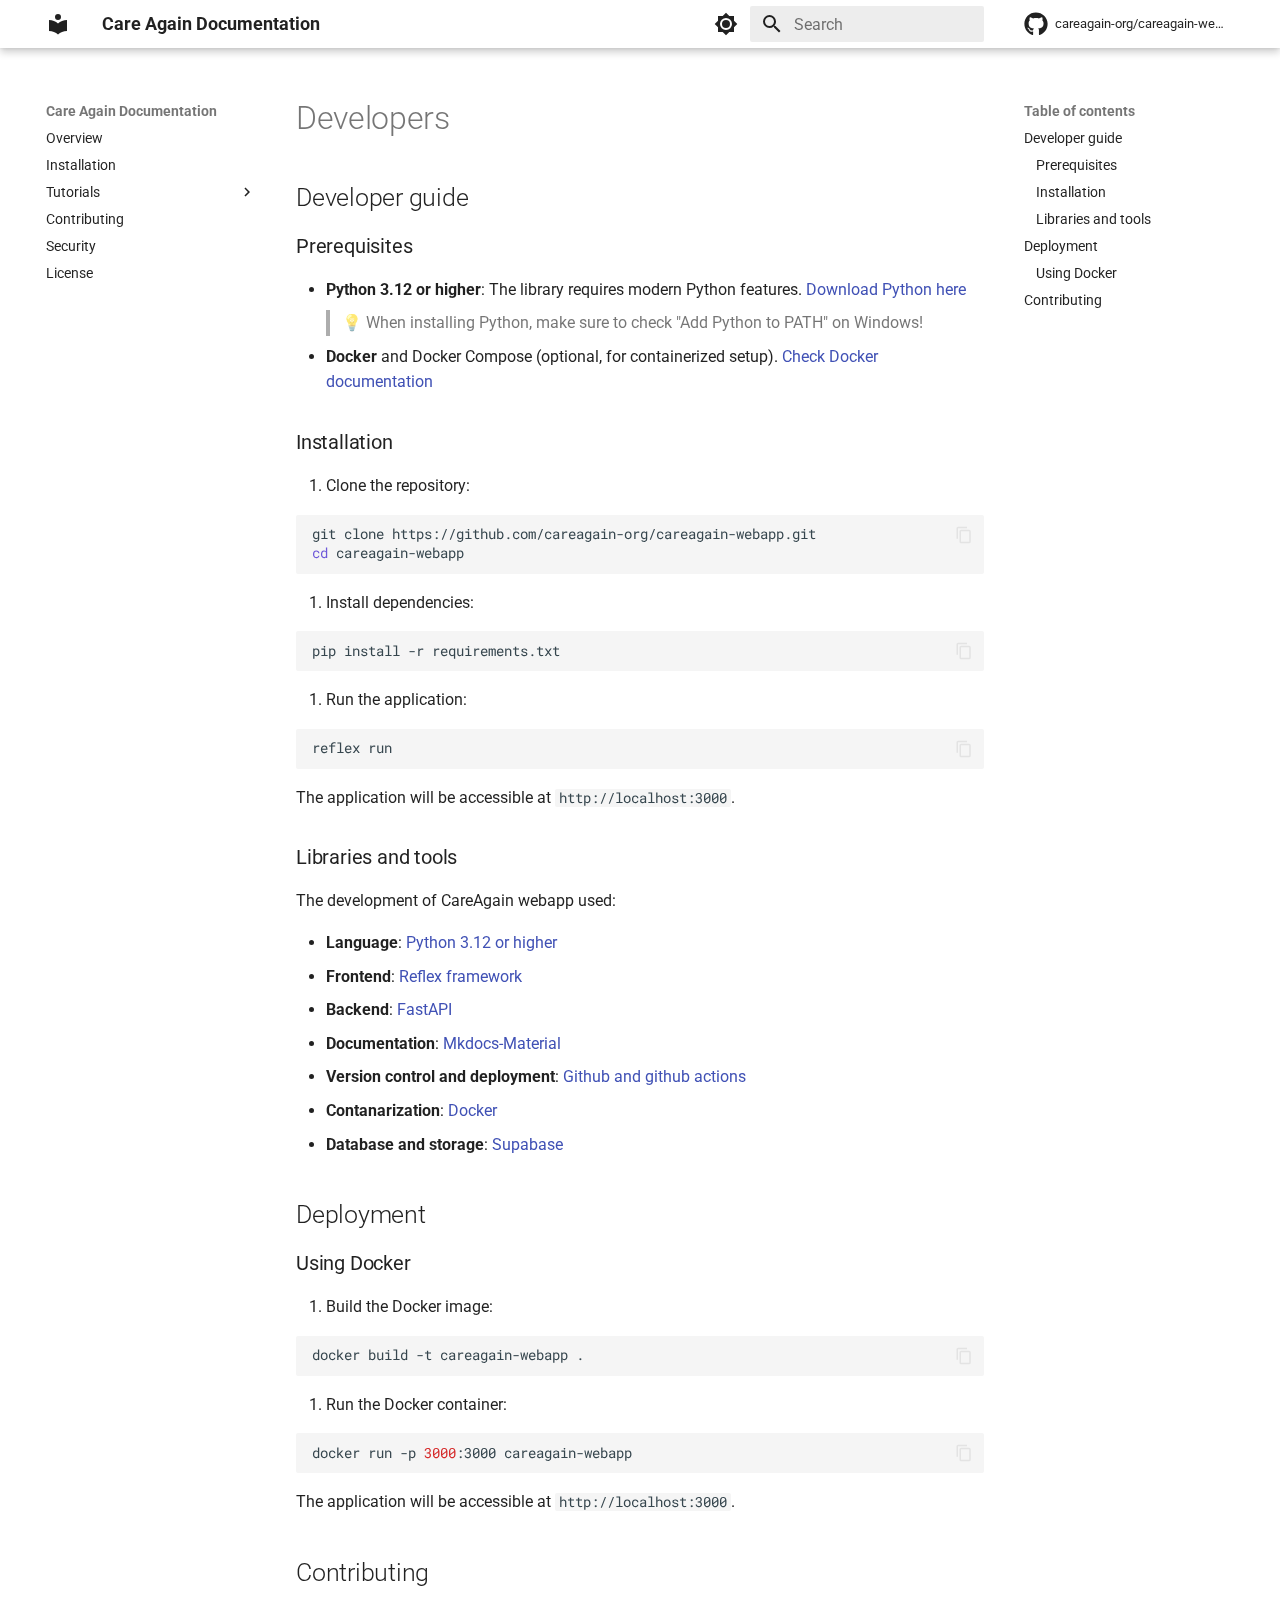
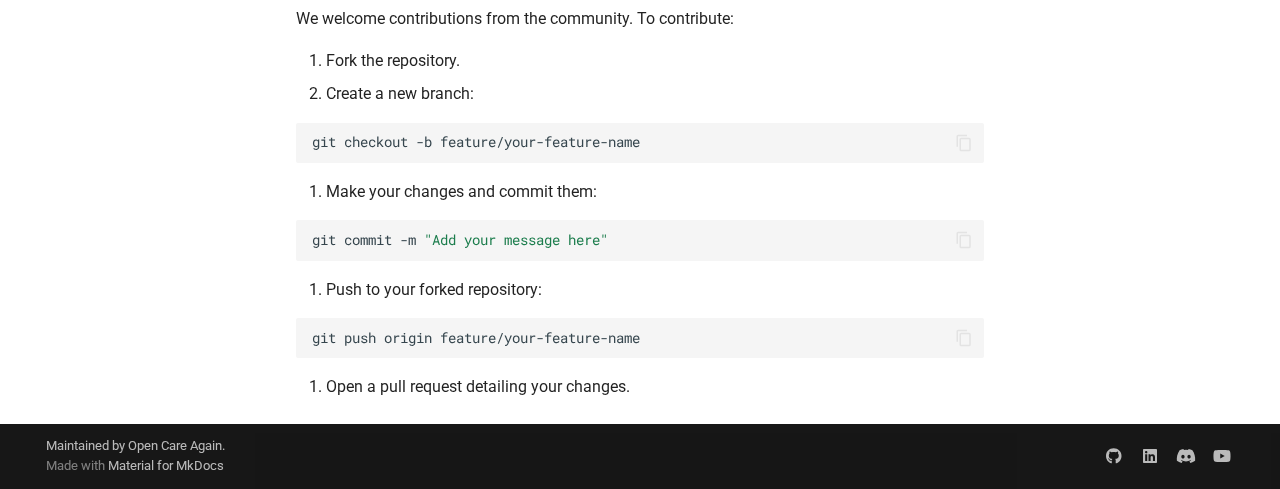
<file: developers/index.html>
<!doctype html>
<html lang="en" class="no-js">
  <head>
    
      <meta charset="utf-8">
      <meta name="viewport" content="width=device-width,initial-scale=1">
      
        <meta name="description" content="An open-source platform to facilitate access to medical healthware.">
      
      
        <meta name="author" content="Care Again">
      
      
        <link rel="canonical" href="https://careagain-org.github.io/careagain-webapp/developers/">
      
      
      
      
      <link rel="icon" href="../assets/images/favicon.png">
      <meta name="generator" content="mkdocs-1.6.1, mkdocs-material-9.6.12">
    
    
      
        <title>Developers - Care Again Documentation</title>
      
    
    
      <link rel="stylesheet" href="../assets/stylesheets/main.2afb09e1.min.css">
      
        
        <link rel="stylesheet" href="../assets/stylesheets/palette.06af60db.min.css">
      
      


    
    
      
    
    
      
        
        
        <link rel="preconnect" href="https://fonts.gstatic.com" crossorigin>
        <link rel="stylesheet" href="https://fonts.googleapis.com/css?family=Roboto:300,300i,400,400i,700,700i%7CRoboto+Mono:400,400i,700,700i&display=fallback">
        <style>:root{--md-text-font:"Roboto";--md-code-font:"Roboto Mono"}</style>
      
    
    
      <link rel="stylesheet" href="../assets/_mkdocstrings.css">
    
    <script>__md_scope=new URL("..",location),__md_hash=e=>[...e].reduce(((e,_)=>(e<<5)-e+_.charCodeAt(0)),0),__md_get=(e,_=localStorage,t=__md_scope)=>JSON.parse(_.getItem(t.pathname+"."+e)),__md_set=(e,_,t=localStorage,a=__md_scope)=>{try{t.setItem(a.pathname+"."+e,JSON.stringify(_))}catch(e){}}</script>
    
      

    
    
    
  </head>
  
  
    
    
      
    
    
    
    
    <body dir="ltr" data-md-color-scheme="default" data-md-color-primary="white" data-md-color-accent="deep-orange">
  
    
    <input class="md-toggle" data-md-toggle="drawer" type="checkbox" id="__drawer" autocomplete="off">
    <input class="md-toggle" data-md-toggle="search" type="checkbox" id="__search" autocomplete="off">
    <label class="md-overlay" for="__drawer"></label>
    <div data-md-component="skip">
      
        
        <a href="#developer-guide" class="md-skip">
          Skip to content
        </a>
      
    </div>
    <div data-md-component="announce">
      
    </div>
    
    
      

  

<header class="md-header md-header--shadow" data-md-component="header">
  <nav class="md-header__inner md-grid" aria-label="Header">
    <a href=".." title="Care Again Documentation" class="md-header__button md-logo" aria-label="Care Again Documentation" data-md-component="logo">
      
  
  <svg xmlns="http://www.w3.org/2000/svg" viewBox="0 0 24 24"><path d="M12 8a3 3 0 0 0 3-3 3 3 0 0 0-3-3 3 3 0 0 0-3 3 3 3 0 0 0 3 3m0 3.54C9.64 9.35 6.5 8 3 8v11c3.5 0 6.64 1.35 9 3.54 2.36-2.19 5.5-3.54 9-3.54V8c-3.5 0-6.64 1.35-9 3.54"/></svg>

    </a>
    <label class="md-header__button md-icon" for="__drawer">
      
      <svg xmlns="http://www.w3.org/2000/svg" viewBox="0 0 24 24"><path d="M3 6h18v2H3zm0 5h18v2H3zm0 5h18v2H3z"/></svg>
    </label>
    <div class="md-header__title" data-md-component="header-title">
      <div class="md-header__ellipsis">
        <div class="md-header__topic">
          <span class="md-ellipsis">
            Care Again Documentation
          </span>
        </div>
        <div class="md-header__topic" data-md-component="header-topic">
          <span class="md-ellipsis">
            
              Developers
            
          </span>
        </div>
      </div>
    </div>
    
      
        <form class="md-header__option" data-md-component="palette">
  
    
    
    
    <input class="md-option" data-md-color-media="(prefers-color-scheme: light)" data-md-color-scheme="default" data-md-color-primary="white" data-md-color-accent="deep-orange"  aria-label="Switch to dark mode"  type="radio" name="__palette" id="__palette_0">
    
      <label class="md-header__button md-icon" title="Switch to dark mode" for="__palette_1" hidden>
        <svg xmlns="http://www.w3.org/2000/svg" viewBox="0 0 24 24"><path d="M12 8a4 4 0 0 0-4 4 4 4 0 0 0 4 4 4 4 0 0 0 4-4 4 4 0 0 0-4-4m0 10a6 6 0 0 1-6-6 6 6 0 0 1 6-6 6 6 0 0 1 6 6 6 6 0 0 1-6 6m8-9.31V4h-4.69L12 .69 8.69 4H4v4.69L.69 12 4 15.31V20h4.69L12 23.31 15.31 20H20v-4.69L23.31 12z"/></svg>
      </label>
    
  
    
    
    
    <input class="md-option" data-md-color-media="(prefers-color-scheme: dark)" data-md-color-scheme="slate" data-md-color-primary="black" data-md-color-accent="deep-orange"  aria-label="Switch to light mode"  type="radio" name="__palette" id="__palette_1">
    
      <label class="md-header__button md-icon" title="Switch to light mode" for="__palette_0" hidden>
        <svg xmlns="http://www.w3.org/2000/svg" viewBox="0 0 24 24"><path d="M12 18c-.89 0-1.74-.2-2.5-.55C11.56 16.5 13 14.42 13 12s-1.44-4.5-3.5-5.45C10.26 6.2 11.11 6 12 6a6 6 0 0 1 6 6 6 6 0 0 1-6 6m8-9.31V4h-4.69L12 .69 8.69 4H4v4.69L.69 12 4 15.31V20h4.69L12 23.31 15.31 20H20v-4.69L23.31 12z"/></svg>
      </label>
    
  
</form>
      
    
    
      <script>var palette=__md_get("__palette");if(palette&&palette.color){if("(prefers-color-scheme)"===palette.color.media){var media=matchMedia("(prefers-color-scheme: light)"),input=document.querySelector(media.matches?"[data-md-color-media='(prefers-color-scheme: light)']":"[data-md-color-media='(prefers-color-scheme: dark)']");palette.color.media=input.getAttribute("data-md-color-media"),palette.color.scheme=input.getAttribute("data-md-color-scheme"),palette.color.primary=input.getAttribute("data-md-color-primary"),palette.color.accent=input.getAttribute("data-md-color-accent")}for(var[key,value]of Object.entries(palette.color))document.body.setAttribute("data-md-color-"+key,value)}</script>
    
    
    
      
      
        <label class="md-header__button md-icon" for="__search">
          
          <svg xmlns="http://www.w3.org/2000/svg" viewBox="0 0 24 24"><path d="M9.5 3A6.5 6.5 0 0 1 16 9.5c0 1.61-.59 3.09-1.56 4.23l.27.27h.79l5 5-1.5 1.5-5-5v-.79l-.27-.27A6.52 6.52 0 0 1 9.5 16 6.5 6.5 0 0 1 3 9.5 6.5 6.5 0 0 1 9.5 3m0 2C7 5 5 7 5 9.5S7 14 9.5 14 14 12 14 9.5 12 5 9.5 5"/></svg>
        </label>
        <div class="md-search" data-md-component="search" role="dialog">
  <label class="md-search__overlay" for="__search"></label>
  <div class="md-search__inner" role="search">
    <form class="md-search__form" name="search">
      <input type="text" class="md-search__input" name="query" aria-label="Search" placeholder="Search" autocapitalize="off" autocorrect="off" autocomplete="off" spellcheck="false" data-md-component="search-query" required>
      <label class="md-search__icon md-icon" for="__search">
        
        <svg xmlns="http://www.w3.org/2000/svg" viewBox="0 0 24 24"><path d="M9.5 3A6.5 6.5 0 0 1 16 9.5c0 1.61-.59 3.09-1.56 4.23l.27.27h.79l5 5-1.5 1.5-5-5v-.79l-.27-.27A6.52 6.52 0 0 1 9.5 16 6.5 6.5 0 0 1 3 9.5 6.5 6.5 0 0 1 9.5 3m0 2C7 5 5 7 5 9.5S7 14 9.5 14 14 12 14 9.5 12 5 9.5 5"/></svg>
        
        <svg xmlns="http://www.w3.org/2000/svg" viewBox="0 0 24 24"><path d="M20 11v2H8l5.5 5.5-1.42 1.42L4.16 12l7.92-7.92L13.5 5.5 8 11z"/></svg>
      </label>
      <nav class="md-search__options" aria-label="Search">
        
        <button type="reset" class="md-search__icon md-icon" title="Clear" aria-label="Clear" tabindex="-1">
          
          <svg xmlns="http://www.w3.org/2000/svg" viewBox="0 0 24 24"><path d="M19 6.41 17.59 5 12 10.59 6.41 5 5 6.41 10.59 12 5 17.59 6.41 19 12 13.41 17.59 19 19 17.59 13.41 12z"/></svg>
        </button>
      </nav>
      
    </form>
    <div class="md-search__output">
      <div class="md-search__scrollwrap" tabindex="0" data-md-scrollfix>
        <div class="md-search-result" data-md-component="search-result">
          <div class="md-search-result__meta">
            Initializing search
          </div>
          <ol class="md-search-result__list" role="presentation"></ol>
        </div>
      </div>
    </div>
  </div>
</div>
      
    
    
      <div class="md-header__source">
        <a href="https://github.com/careagain-org/careagain-webapp/" title="Go to repository" class="md-source" data-md-component="source">
  <div class="md-source__icon md-icon">
    
    <svg xmlns="http://www.w3.org/2000/svg" viewBox="0 0 496 512"><!--! Font Awesome Free 6.7.2 by @fontawesome - https://fontawesome.com License - https://fontawesome.com/license/free (Icons: CC BY 4.0, Fonts: SIL OFL 1.1, Code: MIT License) Copyright 2024 Fonticons, Inc.--><path d="M165.9 397.4c0 2-2.3 3.6-5.2 3.6-3.3.3-5.6-1.3-5.6-3.6 0-2 2.3-3.6 5.2-3.6 3-.3 5.6 1.3 5.6 3.6m-31.1-4.5c-.7 2 1.3 4.3 4.3 4.9 2.6 1 5.6 0 6.2-2s-1.3-4.3-4.3-5.2c-2.6-.7-5.5.3-6.2 2.3m44.2-1.7c-2.9.7-4.9 2.6-4.6 4.9.3 2 2.9 3.3 5.9 2.6 2.9-.7 4.9-2.6 4.6-4.6-.3-1.9-3-3.2-5.9-2.9M244.8 8C106.1 8 0 113.3 0 252c0 110.9 69.8 205.8 169.5 239.2 12.8 2.3 17.3-5.6 17.3-12.1 0-6.2-.3-40.4-.3-61.4 0 0-70 15-84.7-29.8 0 0-11.4-29.1-27.8-36.6 0 0-22.9-15.7 1.6-15.4 0 0 24.9 2 38.6 25.8 21.9 38.6 58.6 27.5 72.9 20.9 2.3-16 8.8-27.1 16-33.7-55.9-6.2-112.3-14.3-112.3-110.5 0-27.5 7.6-41.3 23.6-58.9-2.6-6.5-11.1-33.3 2.6-67.9 20.9-6.5 69 27 69 27 20-5.6 41.5-8.5 62.8-8.5s42.8 2.9 62.8 8.5c0 0 48.1-33.6 69-27 13.7 34.7 5.2 61.4 2.6 67.9 16 17.7 25.8 31.5 25.8 58.9 0 96.5-58.9 104.2-114.8 110.5 9.2 7.9 17 22.9 17 46.4 0 33.7-.3 75.4-.3 83.6 0 6.5 4.6 14.4 17.3 12.1C428.2 457.8 496 362.9 496 252 496 113.3 383.5 8 244.8 8M97.2 352.9c-1.3 1-1 3.3.7 5.2 1.6 1.6 3.9 2.3 5.2 1 1.3-1 1-3.3-.7-5.2-1.6-1.6-3.9-2.3-5.2-1m-10.8-8.1c-.7 1.3.3 2.9 2.3 3.9 1.6 1 3.6.7 4.3-.7.7-1.3-.3-2.9-2.3-3.9-2-.6-3.6-.3-4.3.7m32.4 35.6c-1.6 1.3-1 4.3 1.3 6.2 2.3 2.3 5.2 2.6 6.5 1 1.3-1.3.7-4.3-1.3-6.2-2.2-2.3-5.2-2.6-6.5-1m-11.4-14.7c-1.6 1-1.6 3.6 0 5.9s4.3 3.3 5.6 2.3c1.6-1.3 1.6-3.9 0-6.2-1.4-2.3-4-3.3-5.6-2"/></svg>
  </div>
  <div class="md-source__repository">
    careagain-org/careagain-webapp/
  </div>
</a>
      </div>
    
  </nav>
  
</header>
    
    <div class="md-container" data-md-component="container">
      
      
        
          
        
      
      <main class="md-main" data-md-component="main">
        <div class="md-main__inner md-grid">
          
            
              
              <div class="md-sidebar md-sidebar--primary" data-md-component="sidebar" data-md-type="navigation" >
                <div class="md-sidebar__scrollwrap">
                  <div class="md-sidebar__inner">
                    



<nav class="md-nav md-nav--primary" aria-label="Navigation" data-md-level="0">
  <label class="md-nav__title" for="__drawer">
    <a href=".." title="Care Again Documentation" class="md-nav__button md-logo" aria-label="Care Again Documentation" data-md-component="logo">
      
  
  <svg xmlns="http://www.w3.org/2000/svg" viewBox="0 0 24 24"><path d="M12 8a3 3 0 0 0 3-3 3 3 0 0 0-3-3 3 3 0 0 0-3 3 3 3 0 0 0 3 3m0 3.54C9.64 9.35 6.5 8 3 8v11c3.5 0 6.64 1.35 9 3.54 2.36-2.19 5.5-3.54 9-3.54V8c-3.5 0-6.64 1.35-9 3.54"/></svg>

    </a>
    Care Again Documentation
  </label>
  
    <div class="md-nav__source">
      <a href="https://github.com/careagain-org/careagain-webapp/" title="Go to repository" class="md-source" data-md-component="source">
  <div class="md-source__icon md-icon">
    
    <svg xmlns="http://www.w3.org/2000/svg" viewBox="0 0 496 512"><!--! Font Awesome Free 6.7.2 by @fontawesome - https://fontawesome.com License - https://fontawesome.com/license/free (Icons: CC BY 4.0, Fonts: SIL OFL 1.1, Code: MIT License) Copyright 2024 Fonticons, Inc.--><path d="M165.9 397.4c0 2-2.3 3.6-5.2 3.6-3.3.3-5.6-1.3-5.6-3.6 0-2 2.3-3.6 5.2-3.6 3-.3 5.6 1.3 5.6 3.6m-31.1-4.5c-.7 2 1.3 4.3 4.3 4.9 2.6 1 5.6 0 6.2-2s-1.3-4.3-4.3-5.2c-2.6-.7-5.5.3-6.2 2.3m44.2-1.7c-2.9.7-4.9 2.6-4.6 4.9.3 2 2.9 3.3 5.9 2.6 2.9-.7 4.9-2.6 4.6-4.6-.3-1.9-3-3.2-5.9-2.9M244.8 8C106.1 8 0 113.3 0 252c0 110.9 69.8 205.8 169.5 239.2 12.8 2.3 17.3-5.6 17.3-12.1 0-6.2-.3-40.4-.3-61.4 0 0-70 15-84.7-29.8 0 0-11.4-29.1-27.8-36.6 0 0-22.9-15.7 1.6-15.4 0 0 24.9 2 38.6 25.8 21.9 38.6 58.6 27.5 72.9 20.9 2.3-16 8.8-27.1 16-33.7-55.9-6.2-112.3-14.3-112.3-110.5 0-27.5 7.6-41.3 23.6-58.9-2.6-6.5-11.1-33.3 2.6-67.9 20.9-6.5 69 27 69 27 20-5.6 41.5-8.5 62.8-8.5s42.8 2.9 62.8 8.5c0 0 48.1-33.6 69-27 13.7 34.7 5.2 61.4 2.6 67.9 16 17.7 25.8 31.5 25.8 58.9 0 96.5-58.9 104.2-114.8 110.5 9.2 7.9 17 22.9 17 46.4 0 33.7-.3 75.4-.3 83.6 0 6.5 4.6 14.4 17.3 12.1C428.2 457.8 496 362.9 496 252 496 113.3 383.5 8 244.8 8M97.2 352.9c-1.3 1-1 3.3.7 5.2 1.6 1.6 3.9 2.3 5.2 1 1.3-1 1-3.3-.7-5.2-1.6-1.6-3.9-2.3-5.2-1m-10.8-8.1c-.7 1.3.3 2.9 2.3 3.9 1.6 1 3.6.7 4.3-.7.7-1.3-.3-2.9-2.3-3.9-2-.6-3.6-.3-4.3.7m32.4 35.6c-1.6 1.3-1 4.3 1.3 6.2 2.3 2.3 5.2 2.6 6.5 1 1.3-1.3.7-4.3-1.3-6.2-2.2-2.3-5.2-2.6-6.5-1m-11.4-14.7c-1.6 1-1.6 3.6 0 5.9s4.3 3.3 5.6 2.3c1.6-1.3 1.6-3.9 0-6.2-1.4-2.3-4-3.3-5.6-2"/></svg>
  </div>
  <div class="md-source__repository">
    careagain-org/careagain-webapp/
  </div>
</a>
    </div>
  
  <ul class="md-nav__list" data-md-scrollfix>
    
      
      
  
  
  
  
    <li class="md-nav__item">
      <a href=".." class="md-nav__link">
        
  
  
  <span class="md-ellipsis">
    Overview
    
  </span>
  

      </a>
    </li>
  

    
      
      
  
  
  
  
    <li class="md-nav__item">
      <a href="../installation.md" class="md-nav__link">
        
  
  
  <span class="md-ellipsis">
    Installation
    
  </span>
  

      </a>
    </li>
  

    
      
      
  
  
  
  
    
    
    
    
    
    <li class="md-nav__item md-nav__item--nested">
      
        
        
        <input class="md-nav__toggle md-toggle " type="checkbox" id="__nav_3" >
        
          
          <label class="md-nav__link" for="__nav_3" id="__nav_3_label" tabindex="0">
            
  
  
  <span class="md-ellipsis">
    Tutorials
    
  </span>
  

            <span class="md-nav__icon md-icon"></span>
          </label>
        
        <nav class="md-nav" data-md-level="1" aria-labelledby="__nav_3_label" aria-expanded="false">
          <label class="md-nav__title" for="__nav_3">
            <span class="md-nav__icon md-icon"></span>
            Tutorials
          </label>
          <ul class="md-nav__list" data-md-scrollfix>
            
              
                
  
  
  
  
    <li class="md-nav__item">
      <a href="../tutorials/getting_started/" class="md-nav__link">
        
  
  
  <span class="md-ellipsis">
    Getting Started
    
  </span>
  

      </a>
    </li>
  

              
            
              
                
  
  
  
  
    
    
    
    
    
    <li class="md-nav__item md-nav__item--nested">
      
        
        
        <input class="md-nav__toggle md-toggle " type="checkbox" id="__nav_3_2" >
        
          
          <label class="md-nav__link" for="__nav_3_2" id="__nav_3_2_label" tabindex="0">
            
  
  
  <span class="md-ellipsis">
    Platfom Navigation
    
  </span>
  

            <span class="md-nav__icon md-icon"></span>
          </label>
        
        <nav class="md-nav" data-md-level="2" aria-labelledby="__nav_3_2_label" aria-expanded="false">
          <label class="md-nav__title" for="__nav_3_2">
            <span class="md-nav__icon md-icon"></span>
            Platfom Navigation
          </label>
          <ul class="md-nav__list" data-md-scrollfix>
            
              
                
  
  
  
  
    <li class="md-nav__item">
      <a href="../tutorials/platform_navigation/getting_started.md" class="md-nav__link">
        
  
  
  <span class="md-ellipsis">
    Getting Started
    
  </span>
  

      </a>
    </li>
  

              
            
              
                
  
  
  
  
    <li class="md-nav__item">
      <a href="../tutorials/platform_navigation/community.md" class="md-nav__link">
        
  
  
  <span class="md-ellipsis">
    Community page
    
  </span>
  

      </a>
    </li>
  

              
            
              
                
  
  
  
  
    <li class="md-nav__item">
      <a href="../tutorials/platform_navigation/projects.md" class="md-nav__link">
        
  
  
  <span class="md-ellipsis">
    Projects page
    
  </span>
  

      </a>
    </li>
  

              
            
              
                
  
  
  
  
    <li class="md-nav__item">
      <a href="../tutorials/platform_navigation/profile.md" class="md-nav__link">
        
  
  
  <span class="md-ellipsis">
    Profile page
    
  </span>
  

      </a>
    </li>
  

              
            
              
                
  
  
  
  
    <li class="md-nav__item">
      <a href="../tutorials/platform_navigation/settings.md" class="md-nav__link">
        
  
  
  <span class="md-ellipsis">
    Settings page
    
  </span>
  

      </a>
    </li>
  

              
            
              
                
  
  
  
  
    <li class="md-nav__item">
      <a href="../tutorials/platform_navigation/notifications.md" class="md-nav__link">
        
  
  
  <span class="md-ellipsis">
    Notifications page
    
  </span>
  

      </a>
    </li>
  

              
            
              
                
  
  
  
  
    <li class="md-nav__item">
      <a href="../tutorials/platform_navigation/search.md" class="md-nav__link">
        
  
  
  <span class="md-ellipsis">
    Search page
    
  </span>
  

      </a>
    </li>
  

              
            
              
                
  
  
  
  
    <li class="md-nav__item">
      <a href="../tutorials/platform_navigation/help.md" class="md-nav__link">
        
  
  
  <span class="md-ellipsis">
    Help page
    
  </span>
  

      </a>
    </li>
  

              
            
              
                
  
  
  
  
    <li class="md-nav__item">
      <a href="../tutorials/platform_navigation/chat.md" class="md-nav__link">
        
  
  
  <span class="md-ellipsis">
    Chat page
    
  </span>
  

      </a>
    </li>
  

              
            
          </ul>
        </nav>
      
    </li>
  

              
            
          </ul>
        </nav>
      
    </li>
  

    
      
      
  
  
  
  
    <li class="md-nav__item">
      <a href="../contributing.md" class="md-nav__link">
        
  
  
  <span class="md-ellipsis">
    Contributing
    
  </span>
  

      </a>
    </li>
  

    
      
      
  
  
  
  
    <li class="md-nav__item">
      <a href="../security.md" class="md-nav__link">
        
  
  
  <span class="md-ellipsis">
    Security
    
  </span>
  

      </a>
    </li>
  

    
      
      
  
  
  
  
    <li class="md-nav__item">
      <a href="../license.md" class="md-nav__link">
        
  
  
  <span class="md-ellipsis">
    License
    
  </span>
  

      </a>
    </li>
  

    
  </ul>
</nav>
                  </div>
                </div>
              </div>
            
            
              
              <div class="md-sidebar md-sidebar--secondary" data-md-component="sidebar" data-md-type="toc" >
                <div class="md-sidebar__scrollwrap">
                  <div class="md-sidebar__inner">
                    

<nav class="md-nav md-nav--secondary" aria-label="Table of contents">
  
  
  
  
    <label class="md-nav__title" for="__toc">
      <span class="md-nav__icon md-icon"></span>
      Table of contents
    </label>
    <ul class="md-nav__list" data-md-component="toc" data-md-scrollfix>
      
        <li class="md-nav__item">
  <a href="#developer-guide" class="md-nav__link">
    <span class="md-ellipsis">
      Developer guide
    </span>
  </a>
  
    <nav class="md-nav" aria-label="Developer guide">
      <ul class="md-nav__list">
        
          <li class="md-nav__item">
  <a href="#prerequisites" class="md-nav__link">
    <span class="md-ellipsis">
      Prerequisites
    </span>
  </a>
  
</li>
        
          <li class="md-nav__item">
  <a href="#installation" class="md-nav__link">
    <span class="md-ellipsis">
      Installation
    </span>
  </a>
  
</li>
        
          <li class="md-nav__item">
  <a href="#libraries-and-tools" class="md-nav__link">
    <span class="md-ellipsis">
      Libraries and tools
    </span>
  </a>
  
</li>
        
      </ul>
    </nav>
  
</li>
      
        <li class="md-nav__item">
  <a href="#deployment" class="md-nav__link">
    <span class="md-ellipsis">
      Deployment
    </span>
  </a>
  
    <nav class="md-nav" aria-label="Deployment">
      <ul class="md-nav__list">
        
          <li class="md-nav__item">
  <a href="#using-docker" class="md-nav__link">
    <span class="md-ellipsis">
      Using Docker
    </span>
  </a>
  
</li>
        
      </ul>
    </nav>
  
</li>
      
        <li class="md-nav__item">
  <a href="#contributing" class="md-nav__link">
    <span class="md-ellipsis">
      Contributing
    </span>
  </a>
  
</li>
      
    </ul>
  
</nav>
                  </div>
                </div>
              </div>
            
          
          
            <div class="md-content" data-md-component="content">
              <article class="md-content__inner md-typeset">
                
                  


  
  


  <h1>Developers</h1>

<h2 id="developer-guide">Developer guide<a class="headerlink" href="#developer-guide" title="Permanent link">&para;</a></h2>
<h3 id="prerequisites">Prerequisites<a class="headerlink" href="#prerequisites" title="Permanent link">&para;</a></h3>
<ul>
<li><strong>Python 3.12 or higher</strong>: The library requires modern Python features. <a href="https://www.python.org/downloads/">Download Python here</a><blockquote>
<p>💡 When installing Python, make sure to check "Add Python to PATH" on Windows!</p>
</blockquote>
</li>
<li><strong>Docker</strong> and Docker Compose (optional, for containerized setup). <a href="https://www.docker.com/">Check Docker documentation</a></li>
</ul>
<h3 id="installation">Installation<a class="headerlink" href="#installation" title="Permanent link">&para;</a></h3>
<ol>
<li>Clone the repository:</li>
</ol>
<div class="language-bash highlight"><pre><span></span><code><span id="__span-0-1"><a id="__codelineno-0-1" name="__codelineno-0-1" href="#__codelineno-0-1"></a>git<span class="w"> </span>clone<span class="w"> </span>https://github.com/careagain-org/careagain-webapp.git
</span><span id="__span-0-2"><a id="__codelineno-0-2" name="__codelineno-0-2" href="#__codelineno-0-2"></a><span class="nb">cd</span><span class="w"> </span>careagain-webapp
</span></code></pre></div>
<ol>
<li>Install dependencies:</li>
</ol>
<div class="language-bash highlight"><pre><span></span><code><span id="__span-1-1"><a id="__codelineno-1-1" name="__codelineno-1-1" href="#__codelineno-1-1"></a>pip<span class="w"> </span>install<span class="w"> </span>-r<span class="w"> </span>requirements.txt
</span></code></pre></div>
<ol>
<li>Run the application:</li>
</ol>
<div class="language-bash highlight"><pre><span></span><code><span id="__span-2-1"><a id="__codelineno-2-1" name="__codelineno-2-1" href="#__codelineno-2-1"></a>reflex<span class="w"> </span>run
</span></code></pre></div>
<p>The application will be accessible at <code>http://localhost:3000</code>.</p>
<h3 id="libraries-and-tools">Libraries and tools<a class="headerlink" href="#libraries-and-tools" title="Permanent link">&para;</a></h3>
<p>The development of CareAgain webapp used:</p>
<ul>
<li><strong>Language</strong>: <a href="https://www.python.org/">Python 3.12 or higher</a></li>
<li><strong>Frontend</strong>: <a href="https://reflex.dev/">Reflex framework</a></li>
<li><strong>Backend</strong>: <a href="https://fastapi.tiangolo.com/">FastAPI</a></li>
<li><strong>Documentation</strong>: <a href="https://squidfunk.github.io/mkdocs-material/getting-started/">Mkdocs-Material</a></li>
<li><strong>Version control and deployment</strong>: <a href="https://github.com/">Github and github actions</a></li>
<li><strong>Contanarization</strong>: <a href="https://github.com/">Docker</a></li>
<li><strong>Database and storage</strong>: <a href="https://supabase.com/">Supabase</a></li>
</ul>
<h2 id="deployment">Deployment<a class="headerlink" href="#deployment" title="Permanent link">&para;</a></h2>
<h3 id="using-docker">Using Docker<a class="headerlink" href="#using-docker" title="Permanent link">&para;</a></h3>
<ol>
<li>Build the Docker image:</li>
</ol>
<div class="language-bash highlight"><pre><span></span><code><span id="__span-3-1"><a id="__codelineno-3-1" name="__codelineno-3-1" href="#__codelineno-3-1"></a>docker<span class="w"> </span>build<span class="w"> </span>-t<span class="w"> </span>careagain-webapp<span class="w"> </span>.
</span></code></pre></div>
<ol>
<li>Run the Docker container:</li>
</ol>
<div class="language-bash highlight"><pre><span></span><code><span id="__span-4-1"><a id="__codelineno-4-1" name="__codelineno-4-1" href="#__codelineno-4-1"></a>docker<span class="w"> </span>run<span class="w"> </span>-p<span class="w"> </span><span class="m">3000</span>:3000<span class="w"> </span>careagain-webapp
</span></code></pre></div>
<p>The application will be accessible at <code>http://localhost:3000</code>.</p>
<h2 id="contributing">Contributing<a class="headerlink" href="#contributing" title="Permanent link">&para;</a></h2>
<p>We welcome contributions from the community. To contribute:</p>
<ol>
<li>Fork the repository.</li>
<li>Create a new branch:</li>
</ol>
<div class="language-bash highlight"><pre><span></span><code><span id="__span-5-1"><a id="__codelineno-5-1" name="__codelineno-5-1" href="#__codelineno-5-1"></a>git<span class="w"> </span>checkout<span class="w"> </span>-b<span class="w"> </span>feature/your-feature-name
</span></code></pre></div>
<ol>
<li>Make your changes and commit them:</li>
</ol>
<div class="language-bash highlight"><pre><span></span><code><span id="__span-6-1"><a id="__codelineno-6-1" name="__codelineno-6-1" href="#__codelineno-6-1"></a>git<span class="w"> </span>commit<span class="w"> </span>-m<span class="w"> </span><span class="s2">&quot;Add your message here&quot;</span>
</span></code></pre></div>
<ol>
<li>Push to your forked repository:</li>
</ol>
<div class="language-bash highlight"><pre><span></span><code><span id="__span-7-1"><a id="__codelineno-7-1" name="__codelineno-7-1" href="#__codelineno-7-1"></a>git<span class="w"> </span>push<span class="w"> </span>origin<span class="w"> </span>feature/your-feature-name
</span></code></pre></div>
<ol>
<li>Open a pull request detailing your changes.</li>
</ol>












                
              </article>
            </div>
          
          
<script>var target=document.getElementById(location.hash.slice(1));target&&target.name&&(target.checked=target.name.startsWith("__tabbed_"))</script>
        </div>
        
      </main>
      
        <footer class="md-footer">
  
  <div class="md-footer-meta md-typeset">
    <div class="md-footer-meta__inner md-grid">
      <div class="md-copyright">
  
    <div class="md-copyright__highlight">
      Maintained by <a href="https://www.opencareagain.org/">Open Care Again</a>.
    </div>
  
  
    Made with
    <a href="https://squidfunk.github.io/mkdocs-material/" target="_blank" rel="noopener">
      Material for MkDocs
    </a>
  
</div>
      
        <div class="md-social">
  
    
    
    
    
      
      
    
    <a href="https://github.com/careagain-org/careagain-webapp/" target="_blank" rel="noopener" title="github.com" class="md-social__link">
      <svg xmlns="http://www.w3.org/2000/svg" viewBox="0 0 496 512"><!--! Font Awesome Free 6.7.2 by @fontawesome - https://fontawesome.com License - https://fontawesome.com/license/free (Icons: CC BY 4.0, Fonts: SIL OFL 1.1, Code: MIT License) Copyright 2024 Fonticons, Inc.--><path d="M165.9 397.4c0 2-2.3 3.6-5.2 3.6-3.3.3-5.6-1.3-5.6-3.6 0-2 2.3-3.6 5.2-3.6 3-.3 5.6 1.3 5.6 3.6m-31.1-4.5c-.7 2 1.3 4.3 4.3 4.9 2.6 1 5.6 0 6.2-2s-1.3-4.3-4.3-5.2c-2.6-.7-5.5.3-6.2 2.3m44.2-1.7c-2.9.7-4.9 2.6-4.6 4.9.3 2 2.9 3.3 5.9 2.6 2.9-.7 4.9-2.6 4.6-4.6-.3-1.9-3-3.2-5.9-2.9M244.8 8C106.1 8 0 113.3 0 252c0 110.9 69.8 205.8 169.5 239.2 12.8 2.3 17.3-5.6 17.3-12.1 0-6.2-.3-40.4-.3-61.4 0 0-70 15-84.7-29.8 0 0-11.4-29.1-27.8-36.6 0 0-22.9-15.7 1.6-15.4 0 0 24.9 2 38.6 25.8 21.9 38.6 58.6 27.5 72.9 20.9 2.3-16 8.8-27.1 16-33.7-55.9-6.2-112.3-14.3-112.3-110.5 0-27.5 7.6-41.3 23.6-58.9-2.6-6.5-11.1-33.3 2.6-67.9 20.9-6.5 69 27 69 27 20-5.6 41.5-8.5 62.8-8.5s42.8 2.9 62.8 8.5c0 0 48.1-33.6 69-27 13.7 34.7 5.2 61.4 2.6 67.9 16 17.7 25.8 31.5 25.8 58.9 0 96.5-58.9 104.2-114.8 110.5 9.2 7.9 17 22.9 17 46.4 0 33.7-.3 75.4-.3 83.6 0 6.5 4.6 14.4 17.3 12.1C428.2 457.8 496 362.9 496 252 496 113.3 383.5 8 244.8 8M97.2 352.9c-1.3 1-1 3.3.7 5.2 1.6 1.6 3.9 2.3 5.2 1 1.3-1 1-3.3-.7-5.2-1.6-1.6-3.9-2.3-5.2-1m-10.8-8.1c-.7 1.3.3 2.9 2.3 3.9 1.6 1 3.6.7 4.3-.7.7-1.3-.3-2.9-2.3-3.9-2-.6-3.6-.3-4.3.7m32.4 35.6c-1.6 1.3-1 4.3 1.3 6.2 2.3 2.3 5.2 2.6 6.5 1 1.3-1.3.7-4.3-1.3-6.2-2.2-2.3-5.2-2.6-6.5-1m-11.4-14.7c-1.6 1-1.6 3.6 0 5.9s4.3 3.3 5.6 2.3c1.6-1.3 1.6-3.9 0-6.2-1.4-2.3-4-3.3-5.6-2"/></svg>
    </a>
  
    
    
    
    
      
      
    
    <a href="https://www.linkedin.com/company/care-again/" target="_blank" rel="noopener" title="www.linkedin.com" class="md-social__link">
      <svg xmlns="http://www.w3.org/2000/svg" viewBox="0 0 448 512"><!--! Font Awesome Free 6.7.2 by @fontawesome - https://fontawesome.com License - https://fontawesome.com/license/free (Icons: CC BY 4.0, Fonts: SIL OFL 1.1, Code: MIT License) Copyright 2024 Fonticons, Inc.--><path d="M416 32H31.9C14.3 32 0 46.5 0 64.3v383.4C0 465.5 14.3 480 31.9 480H416c17.6 0 32-14.5 32-32.3V64.3c0-17.8-14.4-32.3-32-32.3M135.4 416H69V202.2h66.5V416zm-33.2-243c-21.3 0-38.5-17.3-38.5-38.5S80.9 96 102.2 96c21.2 0 38.5 17.3 38.5 38.5 0 21.3-17.2 38.5-38.5 38.5m282.1 243h-66.4V312c0-24.8-.5-56.7-34.5-56.7-34.6 0-39.9 27-39.9 54.9V416h-66.4V202.2h63.7v29.2h.9c8.9-16.8 30.6-34.5 62.9-34.5 67.2 0 79.7 44.3 79.7 101.9z"/></svg>
    </a>
  
    
    
    
    
      
      
    
    <a href="https://discord.gg/8J6Y5v3" target="_blank" rel="noopener" title="discord.gg" class="md-social__link">
      <svg xmlns="http://www.w3.org/2000/svg" viewBox="0 0 640 512"><!--! Font Awesome Free 6.7.2 by @fontawesome - https://fontawesome.com License - https://fontawesome.com/license/free (Icons: CC BY 4.0, Fonts: SIL OFL 1.1, Code: MIT License) Copyright 2024 Fonticons, Inc.--><path d="M524.531 69.836a1.5 1.5 0 0 0-.764-.7A485 485 0 0 0 404.081 32.03a1.82 1.82 0 0 0-1.923.91 338 338 0 0 0-14.9 30.6 447.9 447.9 0 0 0-134.426 0 310 310 0 0 0-15.135-30.6 1.89 1.89 0 0 0-1.924-.91 483.7 483.7 0 0 0-119.688 37.107 1.7 1.7 0 0 0-.788.676C39.068 183.651 18.186 294.69 28.43 404.354a2.02 2.02 0 0 0 .765 1.375 487.7 487.7 0 0 0 146.825 74.189 1.9 1.9 0 0 0 2.063-.676A348 348 0 0 0 208.12 430.4a1.86 1.86 0 0 0-1.019-2.588 321 321 0 0 1-45.868-21.853 1.885 1.885 0 0 1-.185-3.126 251 251 0 0 0 9.109-7.137 1.82 1.82 0 0 1 1.9-.256c96.229 43.917 200.41 43.917 295.5 0a1.81 1.81 0 0 1 1.924.233 235 235 0 0 0 9.132 7.16 1.884 1.884 0 0 1-.162 3.126 301.4 301.4 0 0 1-45.89 21.83 1.875 1.875 0 0 0-1 2.611 391 391 0 0 0 30.014 48.815 1.86 1.86 0 0 0 2.063.7A486 486 0 0 0 610.7 405.729a1.88 1.88 0 0 0 .765-1.352c12.264-126.783-20.532-236.912-86.934-334.541M222.491 337.58c-28.972 0-52.844-26.587-52.844-59.239s23.409-59.241 52.844-59.241c29.665 0 53.306 26.82 52.843 59.239 0 32.654-23.41 59.241-52.843 59.241m195.38 0c-28.971 0-52.843-26.587-52.843-59.239s23.409-59.241 52.843-59.241c29.667 0 53.307 26.82 52.844 59.239 0 32.654-23.177 59.241-52.844 59.241"/></svg>
    </a>
  
    
    
    
    
      
      
    
    <a href="https://www.youtube.com/@careagain" target="_blank" rel="noopener" title="www.youtube.com" class="md-social__link">
      <svg xmlns="http://www.w3.org/2000/svg" viewBox="0 0 576 512"><!--! Font Awesome Free 6.7.2 by @fontawesome - https://fontawesome.com License - https://fontawesome.com/license/free (Icons: CC BY 4.0, Fonts: SIL OFL 1.1, Code: MIT License) Copyright 2024 Fonticons, Inc.--><path d="M549.655 124.083c-6.281-23.65-24.787-42.276-48.284-48.597C458.781 64 288 64 288 64S117.22 64 74.629 75.486c-23.497 6.322-42.003 24.947-48.284 48.597-11.412 42.867-11.412 132.305-11.412 132.305s0 89.438 11.412 132.305c6.281 23.65 24.787 41.5 48.284 47.821C117.22 448 288 448 288 448s170.78 0 213.371-11.486c23.497-6.321 42.003-24.171 48.284-47.821 11.412-42.867 11.412-132.305 11.412-132.305s0-89.438-11.412-132.305m-317.51 213.508V175.185l142.739 81.205z"/></svg>
    </a>
  
</div>
      
    </div>
  </div>
</footer>
      
    </div>
    <div class="md-dialog" data-md-component="dialog">
      <div class="md-dialog__inner md-typeset"></div>
    </div>
    
    
    
      
      <script id="__config" type="application/json">{"base": "..", "features": ["content.code.copy"], "search": "../assets/javascripts/workers/search.f8cc74c7.min.js", "tags": null, "translations": {"clipboard.copied": "Copied to clipboard", "clipboard.copy": "Copy to clipboard", "search.result.more.one": "1 more on this page", "search.result.more.other": "# more on this page", "search.result.none": "No matching documents", "search.result.one": "1 matching document", "search.result.other": "# matching documents", "search.result.placeholder": "Type to start searching", "search.result.term.missing": "Missing", "select.version": "Select version"}, "version": null}</script>
    
    
      <script src="../assets/javascripts/bundle.c8b220af.min.js"></script>
      
    
  </body>
</html>
</file>
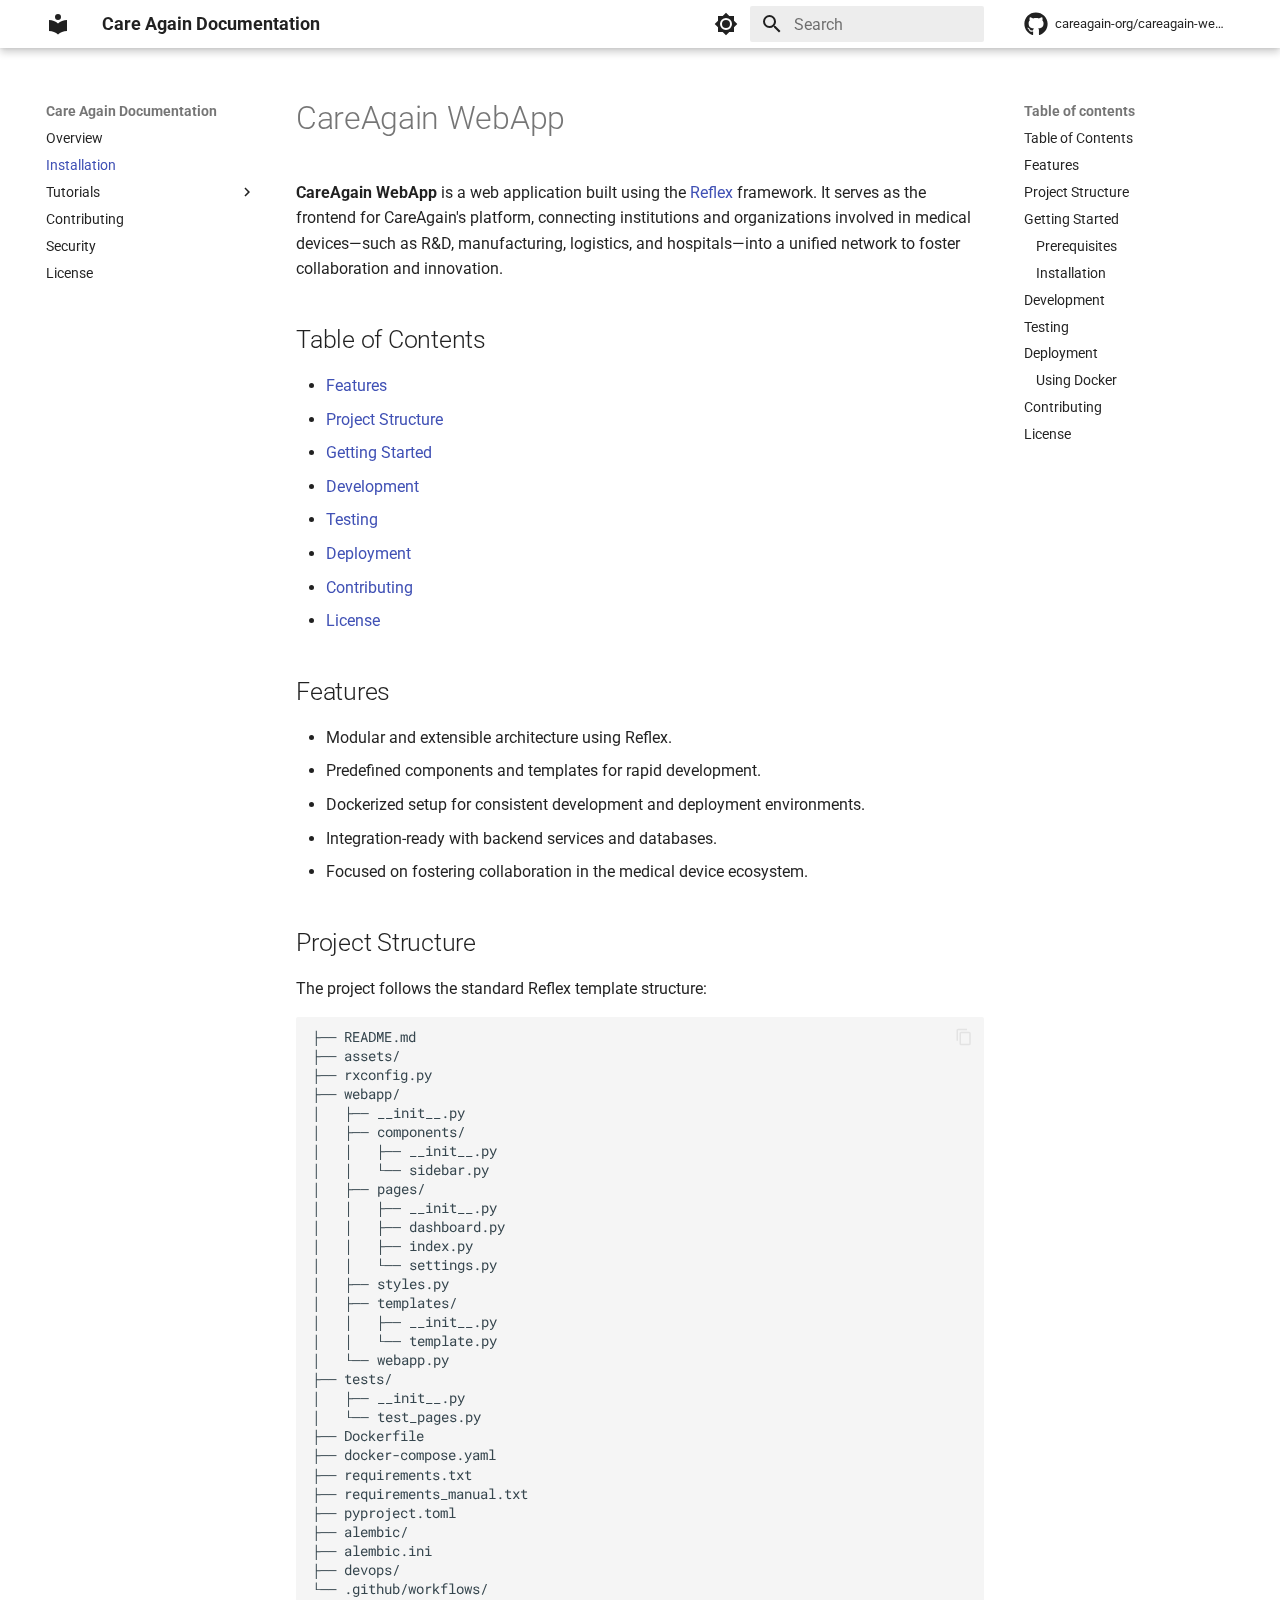
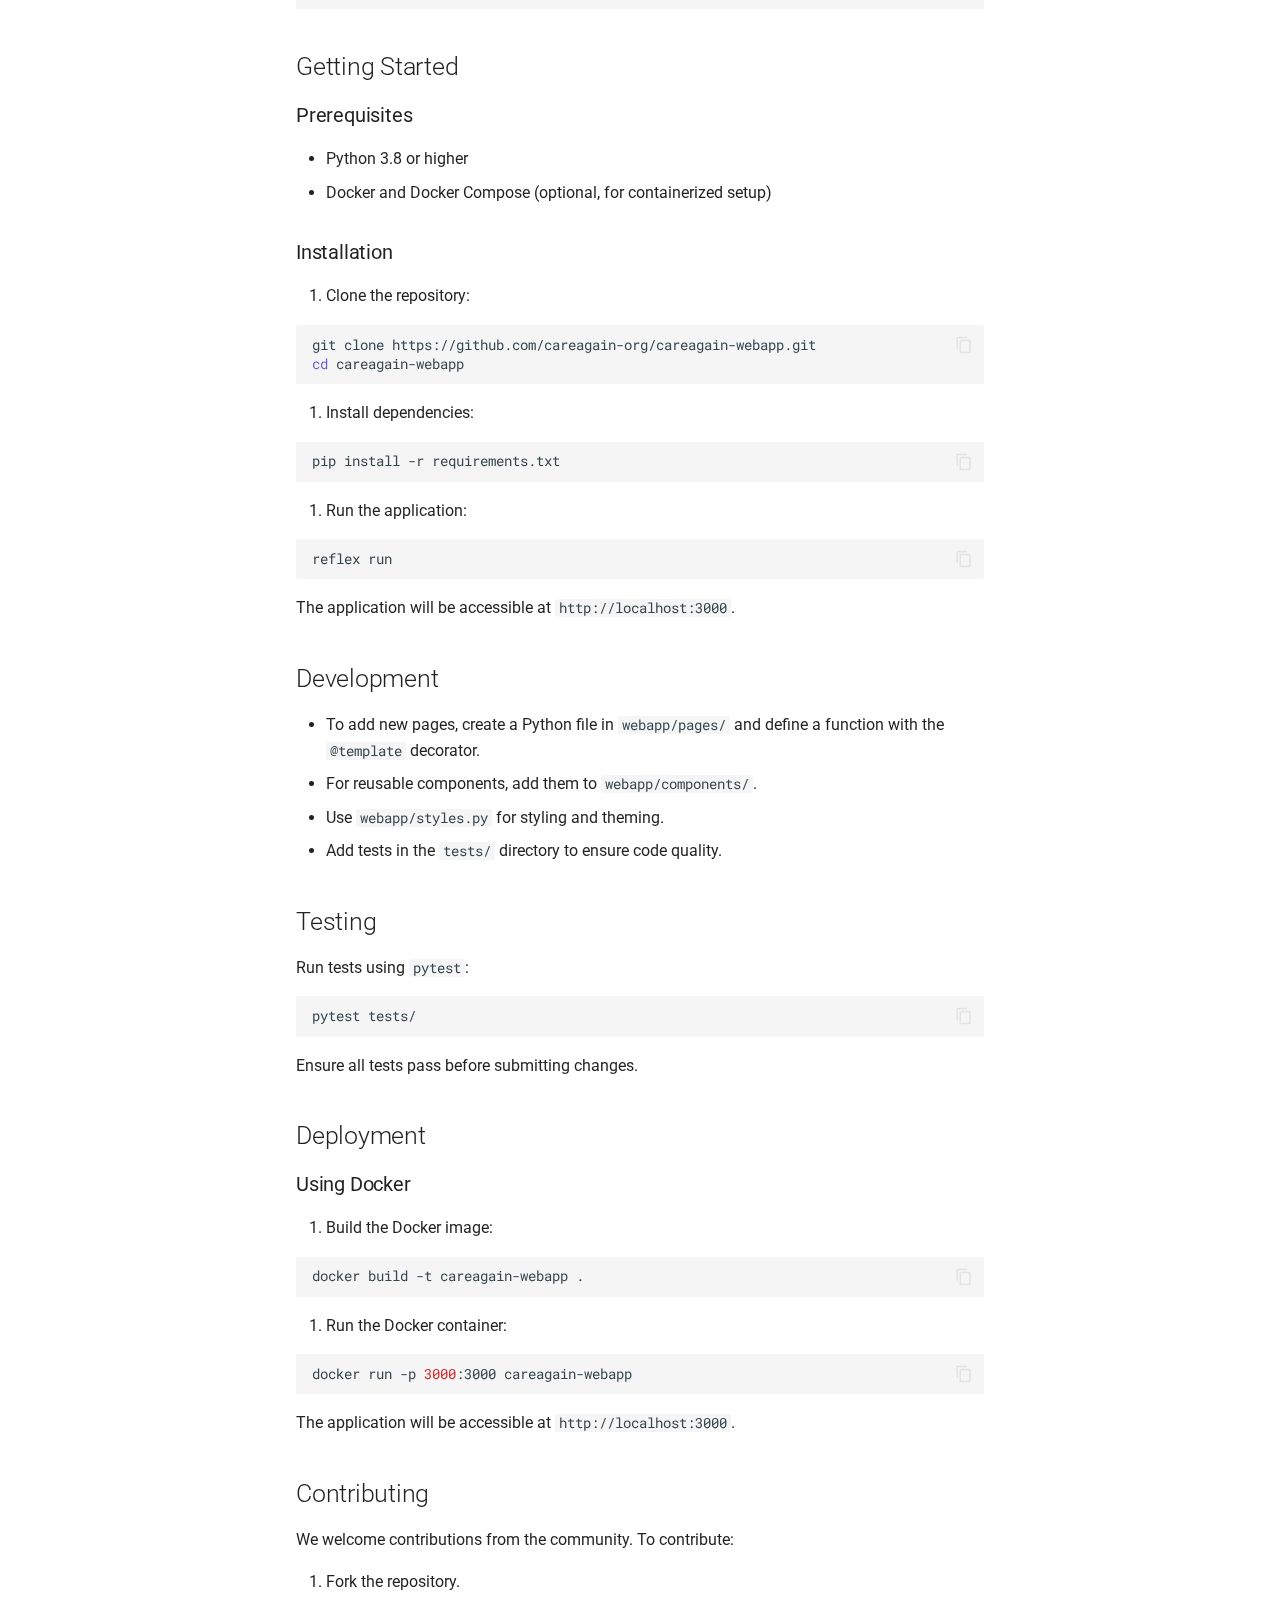
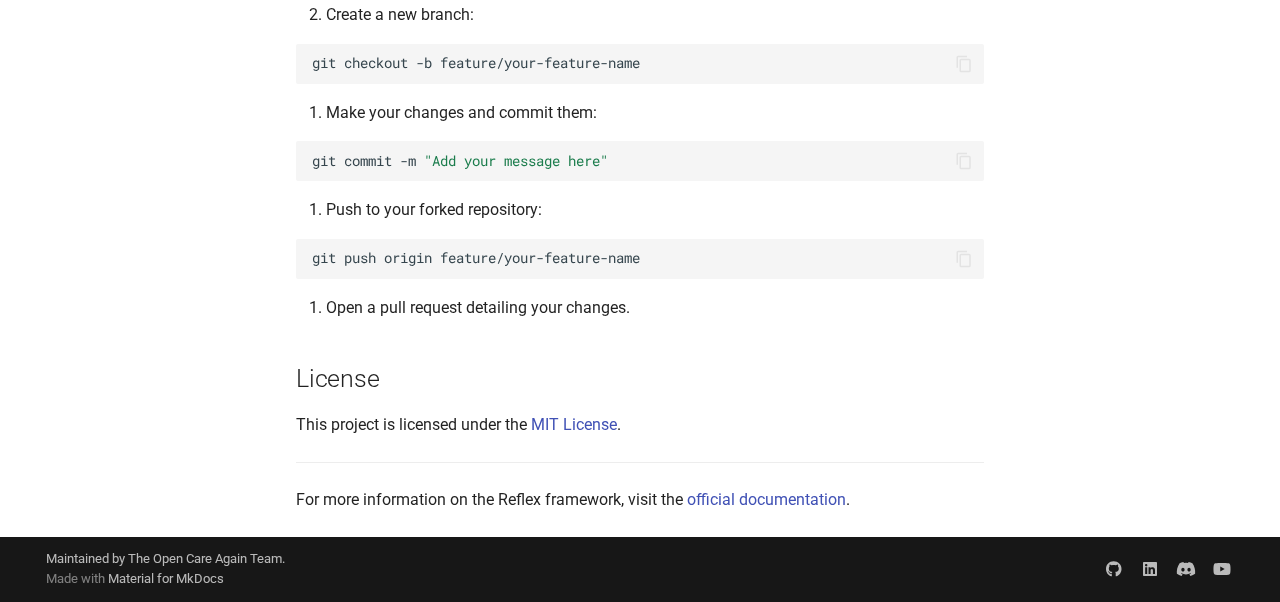
<file: installation/index.html>
<!doctype html>
<html lang="en" class="no-js">
  <head>
    
      <meta charset="utf-8">
      <meta name="viewport" content="width=device-width,initial-scale=1">
      
        <meta name="description" content="An open-source platform to facilitate access to medical healthware.">
      
      
        <meta name="author" content="Care Again">
      
      
        <link rel="canonical" href="https://careagain-org.github.io/careagain-webapp/installation/">
      
      
        <link rel="prev" href="..">
      
      
      
      <link rel="icon" href="../assets/images/favicon.png">
      <meta name="generator" content="mkdocs-1.6.1, mkdocs-material-9.6.12">
    
    
      
        <title>Installation - Care Again Documentation</title>
      
    
    
      <link rel="stylesheet" href="../assets/stylesheets/main.2afb09e1.min.css">
      
        
        <link rel="stylesheet" href="../assets/stylesheets/palette.06af60db.min.css">
      
      


    
    
      
    
    
      
        
        
        <link rel="preconnect" href="https://fonts.gstatic.com" crossorigin>
        <link rel="stylesheet" href="https://fonts.googleapis.com/css?family=Roboto:300,300i,400,400i,700,700i%7CRoboto+Mono:400,400i,700,700i&display=fallback">
        <style>:root{--md-text-font:"Roboto";--md-code-font:"Roboto Mono"}</style>
      
    
    
      <link rel="stylesheet" href="../assets/_mkdocstrings.css">
    
    <script>__md_scope=new URL("..",location),__md_hash=e=>[...e].reduce(((e,_)=>(e<<5)-e+_.charCodeAt(0)),0),__md_get=(e,_=localStorage,t=__md_scope)=>JSON.parse(_.getItem(t.pathname+"."+e)),__md_set=(e,_,t=localStorage,a=__md_scope)=>{try{t.setItem(a.pathname+"."+e,JSON.stringify(_))}catch(e){}}</script>
    
      

    
    
    
  </head>
  
  
    
    
      
    
    
    
    
    <body dir="ltr" data-md-color-scheme="default" data-md-color-primary="white" data-md-color-accent="deep-orange">
  
    
    <input class="md-toggle" data-md-toggle="drawer" type="checkbox" id="__drawer" autocomplete="off">
    <input class="md-toggle" data-md-toggle="search" type="checkbox" id="__search" autocomplete="off">
    <label class="md-overlay" for="__drawer"></label>
    <div data-md-component="skip">
      
        
        <a href="#careagain-webapp" class="md-skip">
          Skip to content
        </a>
      
    </div>
    <div data-md-component="announce">
      
    </div>
    
    
      

  

<header class="md-header md-header--shadow" data-md-component="header">
  <nav class="md-header__inner md-grid" aria-label="Header">
    <a href=".." title="Care Again Documentation" class="md-header__button md-logo" aria-label="Care Again Documentation" data-md-component="logo">
      
  
  <svg xmlns="http://www.w3.org/2000/svg" viewBox="0 0 24 24"><path d="M12 8a3 3 0 0 0 3-3 3 3 0 0 0-3-3 3 3 0 0 0-3 3 3 3 0 0 0 3 3m0 3.54C9.64 9.35 6.5 8 3 8v11c3.5 0 6.64 1.35 9 3.54 2.36-2.19 5.5-3.54 9-3.54V8c-3.5 0-6.64 1.35-9 3.54"/></svg>

    </a>
    <label class="md-header__button md-icon" for="__drawer">
      
      <svg xmlns="http://www.w3.org/2000/svg" viewBox="0 0 24 24"><path d="M3 6h18v2H3zm0 5h18v2H3zm0 5h18v2H3z"/></svg>
    </label>
    <div class="md-header__title" data-md-component="header-title">
      <div class="md-header__ellipsis">
        <div class="md-header__topic">
          <span class="md-ellipsis">
            Care Again Documentation
          </span>
        </div>
        <div class="md-header__topic" data-md-component="header-topic">
          <span class="md-ellipsis">
            
              Installation
            
          </span>
        </div>
      </div>
    </div>
    
      
        <form class="md-header__option" data-md-component="palette">
  
    
    
    
    <input class="md-option" data-md-color-media="(prefers-color-scheme: light)" data-md-color-scheme="default" data-md-color-primary="white" data-md-color-accent="deep-orange"  aria-label="Switch to dark mode"  type="radio" name="__palette" id="__palette_0">
    
      <label class="md-header__button md-icon" title="Switch to dark mode" for="__palette_1" hidden>
        <svg xmlns="http://www.w3.org/2000/svg" viewBox="0 0 24 24"><path d="M12 8a4 4 0 0 0-4 4 4 4 0 0 0 4 4 4 4 0 0 0 4-4 4 4 0 0 0-4-4m0 10a6 6 0 0 1-6-6 6 6 0 0 1 6-6 6 6 0 0 1 6 6 6 6 0 0 1-6 6m8-9.31V4h-4.69L12 .69 8.69 4H4v4.69L.69 12 4 15.31V20h4.69L12 23.31 15.31 20H20v-4.69L23.31 12z"/></svg>
      </label>
    
  
    
    
    
    <input class="md-option" data-md-color-media="(prefers-color-scheme: dark)" data-md-color-scheme="slate" data-md-color-primary="black" data-md-color-accent="deep-orange"  aria-label="Switch to light mode"  type="radio" name="__palette" id="__palette_1">
    
      <label class="md-header__button md-icon" title="Switch to light mode" for="__palette_0" hidden>
        <svg xmlns="http://www.w3.org/2000/svg" viewBox="0 0 24 24"><path d="M12 18c-.89 0-1.74-.2-2.5-.55C11.56 16.5 13 14.42 13 12s-1.44-4.5-3.5-5.45C10.26 6.2 11.11 6 12 6a6 6 0 0 1 6 6 6 6 0 0 1-6 6m8-9.31V4h-4.69L12 .69 8.69 4H4v4.69L.69 12 4 15.31V20h4.69L12 23.31 15.31 20H20v-4.69L23.31 12z"/></svg>
      </label>
    
  
</form>
      
    
    
      <script>var palette=__md_get("__palette");if(palette&&palette.color){if("(prefers-color-scheme)"===palette.color.media){var media=matchMedia("(prefers-color-scheme: light)"),input=document.querySelector(media.matches?"[data-md-color-media='(prefers-color-scheme: light)']":"[data-md-color-media='(prefers-color-scheme: dark)']");palette.color.media=input.getAttribute("data-md-color-media"),palette.color.scheme=input.getAttribute("data-md-color-scheme"),palette.color.primary=input.getAttribute("data-md-color-primary"),palette.color.accent=input.getAttribute("data-md-color-accent")}for(var[key,value]of Object.entries(palette.color))document.body.setAttribute("data-md-color-"+key,value)}</script>
    
    
    
      
      
        <label class="md-header__button md-icon" for="__search">
          
          <svg xmlns="http://www.w3.org/2000/svg" viewBox="0 0 24 24"><path d="M9.5 3A6.5 6.5 0 0 1 16 9.5c0 1.61-.59 3.09-1.56 4.23l.27.27h.79l5 5-1.5 1.5-5-5v-.79l-.27-.27A6.52 6.52 0 0 1 9.5 16 6.5 6.5 0 0 1 3 9.5 6.5 6.5 0 0 1 9.5 3m0 2C7 5 5 7 5 9.5S7 14 9.5 14 14 12 14 9.5 12 5 9.5 5"/></svg>
        </label>
        <div class="md-search" data-md-component="search" role="dialog">
  <label class="md-search__overlay" for="__search"></label>
  <div class="md-search__inner" role="search">
    <form class="md-search__form" name="search">
      <input type="text" class="md-search__input" name="query" aria-label="Search" placeholder="Search" autocapitalize="off" autocorrect="off" autocomplete="off" spellcheck="false" data-md-component="search-query" required>
      <label class="md-search__icon md-icon" for="__search">
        
        <svg xmlns="http://www.w3.org/2000/svg" viewBox="0 0 24 24"><path d="M9.5 3A6.5 6.5 0 0 1 16 9.5c0 1.61-.59 3.09-1.56 4.23l.27.27h.79l5 5-1.5 1.5-5-5v-.79l-.27-.27A6.52 6.52 0 0 1 9.5 16 6.5 6.5 0 0 1 3 9.5 6.5 6.5 0 0 1 9.5 3m0 2C7 5 5 7 5 9.5S7 14 9.5 14 14 12 14 9.5 12 5 9.5 5"/></svg>
        
        <svg xmlns="http://www.w3.org/2000/svg" viewBox="0 0 24 24"><path d="M20 11v2H8l5.5 5.5-1.42 1.42L4.16 12l7.92-7.92L13.5 5.5 8 11z"/></svg>
      </label>
      <nav class="md-search__options" aria-label="Search">
        
        <button type="reset" class="md-search__icon md-icon" title="Clear" aria-label="Clear" tabindex="-1">
          
          <svg xmlns="http://www.w3.org/2000/svg" viewBox="0 0 24 24"><path d="M19 6.41 17.59 5 12 10.59 6.41 5 5 6.41 10.59 12 5 17.59 6.41 19 12 13.41 17.59 19 19 17.59 13.41 12z"/></svg>
        </button>
      </nav>
      
    </form>
    <div class="md-search__output">
      <div class="md-search__scrollwrap" tabindex="0" data-md-scrollfix>
        <div class="md-search-result" data-md-component="search-result">
          <div class="md-search-result__meta">
            Initializing search
          </div>
          <ol class="md-search-result__list" role="presentation"></ol>
        </div>
      </div>
    </div>
  </div>
</div>
      
    
    
      <div class="md-header__source">
        <a href="https://github.com/careagain-org/careagain-webapp/" title="Go to repository" class="md-source" data-md-component="source">
  <div class="md-source__icon md-icon">
    
    <svg xmlns="http://www.w3.org/2000/svg" viewBox="0 0 496 512"><!--! Font Awesome Free 6.7.2 by @fontawesome - https://fontawesome.com License - https://fontawesome.com/license/free (Icons: CC BY 4.0, Fonts: SIL OFL 1.1, Code: MIT License) Copyright 2024 Fonticons, Inc.--><path d="M165.9 397.4c0 2-2.3 3.6-5.2 3.6-3.3.3-5.6-1.3-5.6-3.6 0-2 2.3-3.6 5.2-3.6 3-.3 5.6 1.3 5.6 3.6m-31.1-4.5c-.7 2 1.3 4.3 4.3 4.9 2.6 1 5.6 0 6.2-2s-1.3-4.3-4.3-5.2c-2.6-.7-5.5.3-6.2 2.3m44.2-1.7c-2.9.7-4.9 2.6-4.6 4.9.3 2 2.9 3.3 5.9 2.6 2.9-.7 4.9-2.6 4.6-4.6-.3-1.9-3-3.2-5.9-2.9M244.8 8C106.1 8 0 113.3 0 252c0 110.9 69.8 205.8 169.5 239.2 12.8 2.3 17.3-5.6 17.3-12.1 0-6.2-.3-40.4-.3-61.4 0 0-70 15-84.7-29.8 0 0-11.4-29.1-27.8-36.6 0 0-22.9-15.7 1.6-15.4 0 0 24.9 2 38.6 25.8 21.9 38.6 58.6 27.5 72.9 20.9 2.3-16 8.8-27.1 16-33.7-55.9-6.2-112.3-14.3-112.3-110.5 0-27.5 7.6-41.3 23.6-58.9-2.6-6.5-11.1-33.3 2.6-67.9 20.9-6.5 69 27 69 27 20-5.6 41.5-8.5 62.8-8.5s42.8 2.9 62.8 8.5c0 0 48.1-33.6 69-27 13.7 34.7 5.2 61.4 2.6 67.9 16 17.7 25.8 31.5 25.8 58.9 0 96.5-58.9 104.2-114.8 110.5 9.2 7.9 17 22.9 17 46.4 0 33.7-.3 75.4-.3 83.6 0 6.5 4.6 14.4 17.3 12.1C428.2 457.8 496 362.9 496 252 496 113.3 383.5 8 244.8 8M97.2 352.9c-1.3 1-1 3.3.7 5.2 1.6 1.6 3.9 2.3 5.2 1 1.3-1 1-3.3-.7-5.2-1.6-1.6-3.9-2.3-5.2-1m-10.8-8.1c-.7 1.3.3 2.9 2.3 3.9 1.6 1 3.6.7 4.3-.7.7-1.3-.3-2.9-2.3-3.9-2-.6-3.6-.3-4.3.7m32.4 35.6c-1.6 1.3-1 4.3 1.3 6.2 2.3 2.3 5.2 2.6 6.5 1 1.3-1.3.7-4.3-1.3-6.2-2.2-2.3-5.2-2.6-6.5-1m-11.4-14.7c-1.6 1-1.6 3.6 0 5.9s4.3 3.3 5.6 2.3c1.6-1.3 1.6-3.9 0-6.2-1.4-2.3-4-3.3-5.6-2"/></svg>
  </div>
  <div class="md-source__repository">
    careagain-org/careagain-webapp/
  </div>
</a>
      </div>
    
  </nav>
  
</header>
    
    <div class="md-container" data-md-component="container">
      
      
        
          
        
      
      <main class="md-main" data-md-component="main">
        <div class="md-main__inner md-grid">
          
            
              
              <div class="md-sidebar md-sidebar--primary" data-md-component="sidebar" data-md-type="navigation" >
                <div class="md-sidebar__scrollwrap">
                  <div class="md-sidebar__inner">
                    



<nav class="md-nav md-nav--primary" aria-label="Navigation" data-md-level="0">
  <label class="md-nav__title" for="__drawer">
    <a href=".." title="Care Again Documentation" class="md-nav__button md-logo" aria-label="Care Again Documentation" data-md-component="logo">
      
  
  <svg xmlns="http://www.w3.org/2000/svg" viewBox="0 0 24 24"><path d="M12 8a3 3 0 0 0 3-3 3 3 0 0 0-3-3 3 3 0 0 0-3 3 3 3 0 0 0 3 3m0 3.54C9.64 9.35 6.5 8 3 8v11c3.5 0 6.64 1.35 9 3.54 2.36-2.19 5.5-3.54 9-3.54V8c-3.5 0-6.64 1.35-9 3.54"/></svg>

    </a>
    Care Again Documentation
  </label>
  
    <div class="md-nav__source">
      <a href="https://github.com/careagain-org/careagain-webapp/" title="Go to repository" class="md-source" data-md-component="source">
  <div class="md-source__icon md-icon">
    
    <svg xmlns="http://www.w3.org/2000/svg" viewBox="0 0 496 512"><!--! Font Awesome Free 6.7.2 by @fontawesome - https://fontawesome.com License - https://fontawesome.com/license/free (Icons: CC BY 4.0, Fonts: SIL OFL 1.1, Code: MIT License) Copyright 2024 Fonticons, Inc.--><path d="M165.9 397.4c0 2-2.3 3.6-5.2 3.6-3.3.3-5.6-1.3-5.6-3.6 0-2 2.3-3.6 5.2-3.6 3-.3 5.6 1.3 5.6 3.6m-31.1-4.5c-.7 2 1.3 4.3 4.3 4.9 2.6 1 5.6 0 6.2-2s-1.3-4.3-4.3-5.2c-2.6-.7-5.5.3-6.2 2.3m44.2-1.7c-2.9.7-4.9 2.6-4.6 4.9.3 2 2.9 3.3 5.9 2.6 2.9-.7 4.9-2.6 4.6-4.6-.3-1.9-3-3.2-5.9-2.9M244.8 8C106.1 8 0 113.3 0 252c0 110.9 69.8 205.8 169.5 239.2 12.8 2.3 17.3-5.6 17.3-12.1 0-6.2-.3-40.4-.3-61.4 0 0-70 15-84.7-29.8 0 0-11.4-29.1-27.8-36.6 0 0-22.9-15.7 1.6-15.4 0 0 24.9 2 38.6 25.8 21.9 38.6 58.6 27.5 72.9 20.9 2.3-16 8.8-27.1 16-33.7-55.9-6.2-112.3-14.3-112.3-110.5 0-27.5 7.6-41.3 23.6-58.9-2.6-6.5-11.1-33.3 2.6-67.9 20.9-6.5 69 27 69 27 20-5.6 41.5-8.5 62.8-8.5s42.8 2.9 62.8 8.5c0 0 48.1-33.6 69-27 13.7 34.7 5.2 61.4 2.6 67.9 16 17.7 25.8 31.5 25.8 58.9 0 96.5-58.9 104.2-114.8 110.5 9.2 7.9 17 22.9 17 46.4 0 33.7-.3 75.4-.3 83.6 0 6.5 4.6 14.4 17.3 12.1C428.2 457.8 496 362.9 496 252 496 113.3 383.5 8 244.8 8M97.2 352.9c-1.3 1-1 3.3.7 5.2 1.6 1.6 3.9 2.3 5.2 1 1.3-1 1-3.3-.7-5.2-1.6-1.6-3.9-2.3-5.2-1m-10.8-8.1c-.7 1.3.3 2.9 2.3 3.9 1.6 1 3.6.7 4.3-.7.7-1.3-.3-2.9-2.3-3.9-2-.6-3.6-.3-4.3.7m32.4 35.6c-1.6 1.3-1 4.3 1.3 6.2 2.3 2.3 5.2 2.6 6.5 1 1.3-1.3.7-4.3-1.3-6.2-2.2-2.3-5.2-2.6-6.5-1m-11.4-14.7c-1.6 1-1.6 3.6 0 5.9s4.3 3.3 5.6 2.3c1.6-1.3 1.6-3.9 0-6.2-1.4-2.3-4-3.3-5.6-2"/></svg>
  </div>
  <div class="md-source__repository">
    careagain-org/careagain-webapp/
  </div>
</a>
    </div>
  
  <ul class="md-nav__list" data-md-scrollfix>
    
      
      
  
  
  
  
    <li class="md-nav__item">
      <a href=".." class="md-nav__link">
        
  
  
  <span class="md-ellipsis">
    Overview
    
  </span>
  

      </a>
    </li>
  

    
      
      
  
  
    
  
  
  
    <li class="md-nav__item md-nav__item--active">
      
      <input class="md-nav__toggle md-toggle" type="checkbox" id="__toc">
      
      
        
      
      
        <label class="md-nav__link md-nav__link--active" for="__toc">
          
  
  
  <span class="md-ellipsis">
    Installation
    
  </span>
  

          <span class="md-nav__icon md-icon"></span>
        </label>
      
      <a href="./" class="md-nav__link md-nav__link--active">
        
  
  
  <span class="md-ellipsis">
    Installation
    
  </span>
  

      </a>
      
        

<nav class="md-nav md-nav--secondary" aria-label="Table of contents">
  
  
  
    
  
  
    <label class="md-nav__title" for="__toc">
      <span class="md-nav__icon md-icon"></span>
      Table of contents
    </label>
    <ul class="md-nav__list" data-md-component="toc" data-md-scrollfix>
      
        <li class="md-nav__item">
  <a href="#table-of-contents" class="md-nav__link">
    <span class="md-ellipsis">
      Table of Contents
    </span>
  </a>
  
</li>
      
        <li class="md-nav__item">
  <a href="#features" class="md-nav__link">
    <span class="md-ellipsis">
      Features
    </span>
  </a>
  
</li>
      
        <li class="md-nav__item">
  <a href="#project-structure" class="md-nav__link">
    <span class="md-ellipsis">
      Project Structure
    </span>
  </a>
  
</li>
      
        <li class="md-nav__item">
  <a href="#getting-started" class="md-nav__link">
    <span class="md-ellipsis">
      Getting Started
    </span>
  </a>
  
    <nav class="md-nav" aria-label="Getting Started">
      <ul class="md-nav__list">
        
          <li class="md-nav__item">
  <a href="#prerequisites" class="md-nav__link">
    <span class="md-ellipsis">
      Prerequisites
    </span>
  </a>
  
</li>
        
          <li class="md-nav__item">
  <a href="#installation" class="md-nav__link">
    <span class="md-ellipsis">
      Installation
    </span>
  </a>
  
</li>
        
      </ul>
    </nav>
  
</li>
      
        <li class="md-nav__item">
  <a href="#development" class="md-nav__link">
    <span class="md-ellipsis">
      Development
    </span>
  </a>
  
</li>
      
        <li class="md-nav__item">
  <a href="#testing" class="md-nav__link">
    <span class="md-ellipsis">
      Testing
    </span>
  </a>
  
</li>
      
        <li class="md-nav__item">
  <a href="#deployment" class="md-nav__link">
    <span class="md-ellipsis">
      Deployment
    </span>
  </a>
  
    <nav class="md-nav" aria-label="Deployment">
      <ul class="md-nav__list">
        
          <li class="md-nav__item">
  <a href="#using-docker" class="md-nav__link">
    <span class="md-ellipsis">
      Using Docker
    </span>
  </a>
  
</li>
        
      </ul>
    </nav>
  
</li>
      
        <li class="md-nav__item">
  <a href="#contributing" class="md-nav__link">
    <span class="md-ellipsis">
      Contributing
    </span>
  </a>
  
</li>
      
        <li class="md-nav__item">
  <a href="#license" class="md-nav__link">
    <span class="md-ellipsis">
      License
    </span>
  </a>
  
</li>
      
    </ul>
  
</nav>
      
    </li>
  

    
      
      
  
  
  
  
    
    
    
    
    
    <li class="md-nav__item md-nav__item--nested">
      
        
        
        <input class="md-nav__toggle md-toggle " type="checkbox" id="__nav_3" >
        
          
          <label class="md-nav__link" for="__nav_3" id="__nav_3_label" tabindex="0">
            
  
  
  <span class="md-ellipsis">
    Tutorials
    
  </span>
  

            <span class="md-nav__icon md-icon"></span>
          </label>
        
        <nav class="md-nav" data-md-level="1" aria-labelledby="__nav_3_label" aria-expanded="false">
          <label class="md-nav__title" for="__nav_3">
            <span class="md-nav__icon md-icon"></span>
            Tutorials
          </label>
          <ul class="md-nav__list" data-md-scrollfix>
            
              
                
  
  
  
  
    <li class="md-nav__item">
      <a href="../tutorials/getting_started.md" class="md-nav__link">
        
  
  
  <span class="md-ellipsis">
    Getting Started
    
  </span>
  

      </a>
    </li>
  

              
            
              
                
  
  
  
  
    
    
    
    
    
    <li class="md-nav__item md-nav__item--nested">
      
        
        
        <input class="md-nav__toggle md-toggle " type="checkbox" id="__nav_3_2" >
        
          
          <label class="md-nav__link" for="__nav_3_2" id="__nav_3_2_label" tabindex="0">
            
  
  
  <span class="md-ellipsis">
    Platfom Navigation
    
  </span>
  

            <span class="md-nav__icon md-icon"></span>
          </label>
        
        <nav class="md-nav" data-md-level="2" aria-labelledby="__nav_3_2_label" aria-expanded="false">
          <label class="md-nav__title" for="__nav_3_2">
            <span class="md-nav__icon md-icon"></span>
            Platfom Navigation
          </label>
          <ul class="md-nav__list" data-md-scrollfix>
            
              
                
  
  
  
  
    <li class="md-nav__item">
      <a href="../tutorials/platform_navigation/getting_started.md" class="md-nav__link">
        
  
  
  <span class="md-ellipsis">
    Getting Started
    
  </span>
  

      </a>
    </li>
  

              
            
              
                
  
  
  
  
    <li class="md-nav__item">
      <a href="../tutorials/platform_navigation/community.md" class="md-nav__link">
        
  
  
  <span class="md-ellipsis">
    Community page
    
  </span>
  

      </a>
    </li>
  

              
            
              
                
  
  
  
  
    <li class="md-nav__item">
      <a href="../tutorials/platform_navigation/projects.md" class="md-nav__link">
        
  
  
  <span class="md-ellipsis">
    Projects page
    
  </span>
  

      </a>
    </li>
  

              
            
              
                
  
  
  
  
    <li class="md-nav__item">
      <a href="../tutorials/platform_navigation/profile.md" class="md-nav__link">
        
  
  
  <span class="md-ellipsis">
    Profile page
    
  </span>
  

      </a>
    </li>
  

              
            
              
                
  
  
  
  
    <li class="md-nav__item">
      <a href="../tutorials/platform_navigation/settings.md" class="md-nav__link">
        
  
  
  <span class="md-ellipsis">
    Settings page
    
  </span>
  

      </a>
    </li>
  

              
            
              
                
  
  
  
  
    <li class="md-nav__item">
      <a href="../tutorials/platform_navigation/notifications.md" class="md-nav__link">
        
  
  
  <span class="md-ellipsis">
    Notifications page
    
  </span>
  

      </a>
    </li>
  

              
            
              
                
  
  
  
  
    <li class="md-nav__item">
      <a href="../tutorials/platform_navigation/search.md" class="md-nav__link">
        
  
  
  <span class="md-ellipsis">
    Search page
    
  </span>
  

      </a>
    </li>
  

              
            
              
                
  
  
  
  
    <li class="md-nav__item">
      <a href="../tutorials/platform_navigation/help.md" class="md-nav__link">
        
  
  
  <span class="md-ellipsis">
    Help page
    
  </span>
  

      </a>
    </li>
  

              
            
              
                
  
  
  
  
    <li class="md-nav__item">
      <a href="../tutorials/platform_navigation/chat.md" class="md-nav__link">
        
  
  
  <span class="md-ellipsis">
    Chat page
    
  </span>
  

      </a>
    </li>
  

              
            
          </ul>
        </nav>
      
    </li>
  

              
            
          </ul>
        </nav>
      
    </li>
  

    
      
      
  
  
  
  
    <li class="md-nav__item">
      <a href="../contributing.md" class="md-nav__link">
        
  
  
  <span class="md-ellipsis">
    Contributing
    
  </span>
  

      </a>
    </li>
  

    
      
      
  
  
  
  
    <li class="md-nav__item">
      <a href="../security.md" class="md-nav__link">
        
  
  
  <span class="md-ellipsis">
    Security
    
  </span>
  

      </a>
    </li>
  

    
      
      
  
  
  
  
    <li class="md-nav__item">
      <a href="../license.md" class="md-nav__link">
        
  
  
  <span class="md-ellipsis">
    License
    
  </span>
  

      </a>
    </li>
  

    
  </ul>
</nav>
                  </div>
                </div>
              </div>
            
            
              
              <div class="md-sidebar md-sidebar--secondary" data-md-component="sidebar" data-md-type="toc" >
                <div class="md-sidebar__scrollwrap">
                  <div class="md-sidebar__inner">
                    

<nav class="md-nav md-nav--secondary" aria-label="Table of contents">
  
  
  
    
  
  
    <label class="md-nav__title" for="__toc">
      <span class="md-nav__icon md-icon"></span>
      Table of contents
    </label>
    <ul class="md-nav__list" data-md-component="toc" data-md-scrollfix>
      
        <li class="md-nav__item">
  <a href="#table-of-contents" class="md-nav__link">
    <span class="md-ellipsis">
      Table of Contents
    </span>
  </a>
  
</li>
      
        <li class="md-nav__item">
  <a href="#features" class="md-nav__link">
    <span class="md-ellipsis">
      Features
    </span>
  </a>
  
</li>
      
        <li class="md-nav__item">
  <a href="#project-structure" class="md-nav__link">
    <span class="md-ellipsis">
      Project Structure
    </span>
  </a>
  
</li>
      
        <li class="md-nav__item">
  <a href="#getting-started" class="md-nav__link">
    <span class="md-ellipsis">
      Getting Started
    </span>
  </a>
  
    <nav class="md-nav" aria-label="Getting Started">
      <ul class="md-nav__list">
        
          <li class="md-nav__item">
  <a href="#prerequisites" class="md-nav__link">
    <span class="md-ellipsis">
      Prerequisites
    </span>
  </a>
  
</li>
        
          <li class="md-nav__item">
  <a href="#installation" class="md-nav__link">
    <span class="md-ellipsis">
      Installation
    </span>
  </a>
  
</li>
        
      </ul>
    </nav>
  
</li>
      
        <li class="md-nav__item">
  <a href="#development" class="md-nav__link">
    <span class="md-ellipsis">
      Development
    </span>
  </a>
  
</li>
      
        <li class="md-nav__item">
  <a href="#testing" class="md-nav__link">
    <span class="md-ellipsis">
      Testing
    </span>
  </a>
  
</li>
      
        <li class="md-nav__item">
  <a href="#deployment" class="md-nav__link">
    <span class="md-ellipsis">
      Deployment
    </span>
  </a>
  
    <nav class="md-nav" aria-label="Deployment">
      <ul class="md-nav__list">
        
          <li class="md-nav__item">
  <a href="#using-docker" class="md-nav__link">
    <span class="md-ellipsis">
      Using Docker
    </span>
  </a>
  
</li>
        
      </ul>
    </nav>
  
</li>
      
        <li class="md-nav__item">
  <a href="#contributing" class="md-nav__link">
    <span class="md-ellipsis">
      Contributing
    </span>
  </a>
  
</li>
      
        <li class="md-nav__item">
  <a href="#license" class="md-nav__link">
    <span class="md-ellipsis">
      License
    </span>
  </a>
  
</li>
      
    </ul>
  
</nav>
                  </div>
                </div>
              </div>
            
          
          
            <div class="md-content" data-md-component="content">
              <article class="md-content__inner md-typeset">
                
                  


  
  


<h1 id="careagain-webapp">CareAgain WebApp<a class="headerlink" href="#careagain-webapp" title="Permanent link">&para;</a></h1>
<p><strong>CareAgain WebApp</strong> is a web application built using the <a href="https://reflex.dev/">Reflex</a> framework.
It serves as the frontend for CareAgain's platform, connecting institutions and organizations involved in medical devices—such as R&amp;D, manufacturing, logistics, and hospitals—into a unified network to foster collaboration and innovation.</p>
<h2 id="table-of-contents">Table of Contents<a class="headerlink" href="#table-of-contents" title="Permanent link">&para;</a></h2>
<ul>
<li><a href="#features">Features</a></li>
<li><a href="#project-structure">Project Structure</a></li>
<li><a href="#getting-started">Getting Started</a></li>
<li><a href="#development">Development</a></li>
<li><a href="#testing">Testing</a></li>
<li><a href="#deployment">Deployment</a></li>
<li><a href="#contributing">Contributing</a></li>
<li><a href="#license">License</a></li>
</ul>
<h2 id="features">Features<a class="headerlink" href="#features" title="Permanent link">&para;</a></h2>
<ul>
<li>Modular and extensible architecture using Reflex.</li>
<li>Predefined components and templates for rapid development.</li>
<li>Dockerized setup for consistent development and deployment environments.</li>
<li>Integration-ready with backend services and databases.</li>
<li>Focused on fostering collaboration in the medical device ecosystem.</li>
</ul>
<h2 id="project-structure">Project Structure<a class="headerlink" href="#project-structure" title="Permanent link">&para;</a></h2>
<p>The project follows the standard Reflex template structure:</p>
<div class="language-text highlight"><pre><span></span><code><span id="__span-0-1"><a id="__codelineno-0-1" name="__codelineno-0-1" href="#__codelineno-0-1"></a>├── README.md
</span><span id="__span-0-2"><a id="__codelineno-0-2" name="__codelineno-0-2" href="#__codelineno-0-2"></a>├── assets/
</span><span id="__span-0-3"><a id="__codelineno-0-3" name="__codelineno-0-3" href="#__codelineno-0-3"></a>├── rxconfig.py
</span><span id="__span-0-4"><a id="__codelineno-0-4" name="__codelineno-0-4" href="#__codelineno-0-4"></a>├── webapp/
</span><span id="__span-0-5"><a id="__codelineno-0-5" name="__codelineno-0-5" href="#__codelineno-0-5"></a>│   ├── __init__.py
</span><span id="__span-0-6"><a id="__codelineno-0-6" name="__codelineno-0-6" href="#__codelineno-0-6"></a>│   ├── components/
</span><span id="__span-0-7"><a id="__codelineno-0-7" name="__codelineno-0-7" href="#__codelineno-0-7"></a>│   │   ├── __init__.py
</span><span id="__span-0-8"><a id="__codelineno-0-8" name="__codelineno-0-8" href="#__codelineno-0-8"></a>│   │   └── sidebar.py
</span><span id="__span-0-9"><a id="__codelineno-0-9" name="__codelineno-0-9" href="#__codelineno-0-9"></a>│   ├── pages/
</span><span id="__span-0-10"><a id="__codelineno-0-10" name="__codelineno-0-10" href="#__codelineno-0-10"></a>│   │   ├── __init__.py
</span><span id="__span-0-11"><a id="__codelineno-0-11" name="__codelineno-0-11" href="#__codelineno-0-11"></a>│   │   ├── dashboard.py
</span><span id="__span-0-12"><a id="__codelineno-0-12" name="__codelineno-0-12" href="#__codelineno-0-12"></a>│   │   ├── index.py
</span><span id="__span-0-13"><a id="__codelineno-0-13" name="__codelineno-0-13" href="#__codelineno-0-13"></a>│   │   └── settings.py
</span><span id="__span-0-14"><a id="__codelineno-0-14" name="__codelineno-0-14" href="#__codelineno-0-14"></a>│   ├── styles.py
</span><span id="__span-0-15"><a id="__codelineno-0-15" name="__codelineno-0-15" href="#__codelineno-0-15"></a>│   ├── templates/
</span><span id="__span-0-16"><a id="__codelineno-0-16" name="__codelineno-0-16" href="#__codelineno-0-16"></a>│   │   ├── __init__.py
</span><span id="__span-0-17"><a id="__codelineno-0-17" name="__codelineno-0-17" href="#__codelineno-0-17"></a>│   │   └── template.py
</span><span id="__span-0-18"><a id="__codelineno-0-18" name="__codelineno-0-18" href="#__codelineno-0-18"></a>│   └── webapp.py
</span><span id="__span-0-19"><a id="__codelineno-0-19" name="__codelineno-0-19" href="#__codelineno-0-19"></a>├── tests/
</span><span id="__span-0-20"><a id="__codelineno-0-20" name="__codelineno-0-20" href="#__codelineno-0-20"></a>│   ├── __init__.py
</span><span id="__span-0-21"><a id="__codelineno-0-21" name="__codelineno-0-21" href="#__codelineno-0-21"></a>│   └── test_pages.py
</span><span id="__span-0-22"><a id="__codelineno-0-22" name="__codelineno-0-22" href="#__codelineno-0-22"></a>├── Dockerfile
</span><span id="__span-0-23"><a id="__codelineno-0-23" name="__codelineno-0-23" href="#__codelineno-0-23"></a>├── docker-compose.yaml
</span><span id="__span-0-24"><a id="__codelineno-0-24" name="__codelineno-0-24" href="#__codelineno-0-24"></a>├── requirements.txt
</span><span id="__span-0-25"><a id="__codelineno-0-25" name="__codelineno-0-25" href="#__codelineno-0-25"></a>├── requirements_manual.txt
</span><span id="__span-0-26"><a id="__codelineno-0-26" name="__codelineno-0-26" href="#__codelineno-0-26"></a>├── pyproject.toml
</span><span id="__span-0-27"><a id="__codelineno-0-27" name="__codelineno-0-27" href="#__codelineno-0-27"></a>├── alembic/
</span><span id="__span-0-28"><a id="__codelineno-0-28" name="__codelineno-0-28" href="#__codelineno-0-28"></a>├── alembic.ini
</span><span id="__span-0-29"><a id="__codelineno-0-29" name="__codelineno-0-29" href="#__codelineno-0-29"></a>├── devops/
</span><span id="__span-0-30"><a id="__codelineno-0-30" name="__codelineno-0-30" href="#__codelineno-0-30"></a>└── .github/workflows/
</span></code></pre></div>
<h2 id="getting-started">Getting Started<a class="headerlink" href="#getting-started" title="Permanent link">&para;</a></h2>
<h3 id="prerequisites">Prerequisites<a class="headerlink" href="#prerequisites" title="Permanent link">&para;</a></h3>
<ul>
<li>Python 3.8 or higher</li>
<li>Docker and Docker Compose (optional, for containerized setup)</li>
</ul>
<h3 id="installation">Installation<a class="headerlink" href="#installation" title="Permanent link">&para;</a></h3>
<ol>
<li>Clone the repository:</li>
</ol>
<div class="language-bash highlight"><pre><span></span><code><span id="__span-1-1"><a id="__codelineno-1-1" name="__codelineno-1-1" href="#__codelineno-1-1"></a>git<span class="w"> </span>clone<span class="w"> </span>https://github.com/careagain-org/careagain-webapp.git
</span><span id="__span-1-2"><a id="__codelineno-1-2" name="__codelineno-1-2" href="#__codelineno-1-2"></a><span class="nb">cd</span><span class="w"> </span>careagain-webapp
</span></code></pre></div>
<ol>
<li>Install dependencies:</li>
</ol>
<div class="language-bash highlight"><pre><span></span><code><span id="__span-2-1"><a id="__codelineno-2-1" name="__codelineno-2-1" href="#__codelineno-2-1"></a>pip<span class="w"> </span>install<span class="w"> </span>-r<span class="w"> </span>requirements.txt
</span></code></pre></div>
<ol>
<li>Run the application:</li>
</ol>
<div class="language-bash highlight"><pre><span></span><code><span id="__span-3-1"><a id="__codelineno-3-1" name="__codelineno-3-1" href="#__codelineno-3-1"></a>reflex<span class="w"> </span>run
</span></code></pre></div>
<p>The application will be accessible at <code>http://localhost:3000</code>.</p>
<h2 id="development">Development<a class="headerlink" href="#development" title="Permanent link">&para;</a></h2>
<ul>
<li>To add new pages, create a Python file in <code>webapp/pages/</code> and define a function with the <code>@template</code> decorator.</li>
<li>For reusable components, add them to <code>webapp/components/</code>.</li>
<li>Use <code>webapp/styles.py</code> for styling and theming.</li>
<li>Add tests in the <code>tests/</code> directory to ensure code quality.</li>
</ul>
<h2 id="testing">Testing<a class="headerlink" href="#testing" title="Permanent link">&para;</a></h2>
<p>Run tests using <code>pytest</code>:</p>
<div class="language-bash highlight"><pre><span></span><code><span id="__span-4-1"><a id="__codelineno-4-1" name="__codelineno-4-1" href="#__codelineno-4-1"></a>pytest<span class="w"> </span>tests/
</span></code></pre></div>
<p>Ensure all tests pass before submitting changes.</p>
<h2 id="deployment">Deployment<a class="headerlink" href="#deployment" title="Permanent link">&para;</a></h2>
<h3 id="using-docker">Using Docker<a class="headerlink" href="#using-docker" title="Permanent link">&para;</a></h3>
<ol>
<li>Build the Docker image:</li>
</ol>
<div class="language-bash highlight"><pre><span></span><code><span id="__span-5-1"><a id="__codelineno-5-1" name="__codelineno-5-1" href="#__codelineno-5-1"></a>docker<span class="w"> </span>build<span class="w"> </span>-t<span class="w"> </span>careagain-webapp<span class="w"> </span>.
</span></code></pre></div>
<ol>
<li>Run the Docker container:</li>
</ol>
<div class="language-bash highlight"><pre><span></span><code><span id="__span-6-1"><a id="__codelineno-6-1" name="__codelineno-6-1" href="#__codelineno-6-1"></a>docker<span class="w"> </span>run<span class="w"> </span>-p<span class="w"> </span><span class="m">3000</span>:3000<span class="w"> </span>careagain-webapp
</span></code></pre></div>
<p>The application will be accessible at <code>http://localhost:3000</code>.</p>
<h2 id="contributing">Contributing<a class="headerlink" href="#contributing" title="Permanent link">&para;</a></h2>
<p>We welcome contributions from the community. To contribute:</p>
<ol>
<li>Fork the repository.</li>
<li>Create a new branch:</li>
</ol>
<div class="language-bash highlight"><pre><span></span><code><span id="__span-7-1"><a id="__codelineno-7-1" name="__codelineno-7-1" href="#__codelineno-7-1"></a>git<span class="w"> </span>checkout<span class="w"> </span>-b<span class="w"> </span>feature/your-feature-name
</span></code></pre></div>
<ol>
<li>Make your changes and commit them:</li>
</ol>
<div class="language-bash highlight"><pre><span></span><code><span id="__span-8-1"><a id="__codelineno-8-1" name="__codelineno-8-1" href="#__codelineno-8-1"></a>git<span class="w"> </span>commit<span class="w"> </span>-m<span class="w"> </span><span class="s2">&quot;Add your message here&quot;</span>
</span></code></pre></div>
<ol>
<li>Push to your forked repository:</li>
</ol>
<div class="language-bash highlight"><pre><span></span><code><span id="__span-9-1"><a id="__codelineno-9-1" name="__codelineno-9-1" href="#__codelineno-9-1"></a>git<span class="w"> </span>push<span class="w"> </span>origin<span class="w"> </span>feature/your-feature-name
</span></code></pre></div>
<ol>
<li>Open a pull request detailing your changes.</li>
</ol>
<h2 id="license">License<a class="headerlink" href="#license" title="Permanent link">&para;</a></h2>
<p>This project is licensed under the <a href="LICENSE">MIT License</a>.</p>
<hr />
<p>For more information on the Reflex framework, visit the <a href="https://reflex.dev/docs">official documentation</a>.</p>












                
              </article>
            </div>
          
          
<script>var target=document.getElementById(location.hash.slice(1));target&&target.name&&(target.checked=target.name.startsWith("__tabbed_"))</script>
        </div>
        
      </main>
      
        <footer class="md-footer">
  
  <div class="md-footer-meta md-typeset">
    <div class="md-footer-meta__inner md-grid">
      <div class="md-copyright">
  
    <div class="md-copyright__highlight">
      Maintained by <a href="https://www.opencareagain.org/">The Open Care Again Team</a>.
    </div>
  
  
    Made with
    <a href="https://squidfunk.github.io/mkdocs-material/" target="_blank" rel="noopener">
      Material for MkDocs
    </a>
  
</div>
      
        <div class="md-social">
  
    
    
    
    
      
      
    
    <a href="https://github.com/careagain-org/careagain-webapp/" target="_blank" rel="noopener" title="github.com" class="md-social__link">
      <svg xmlns="http://www.w3.org/2000/svg" viewBox="0 0 496 512"><!--! Font Awesome Free 6.7.2 by @fontawesome - https://fontawesome.com License - https://fontawesome.com/license/free (Icons: CC BY 4.0, Fonts: SIL OFL 1.1, Code: MIT License) Copyright 2024 Fonticons, Inc.--><path d="M165.9 397.4c0 2-2.3 3.6-5.2 3.6-3.3.3-5.6-1.3-5.6-3.6 0-2 2.3-3.6 5.2-3.6 3-.3 5.6 1.3 5.6 3.6m-31.1-4.5c-.7 2 1.3 4.3 4.3 4.9 2.6 1 5.6 0 6.2-2s-1.3-4.3-4.3-5.2c-2.6-.7-5.5.3-6.2 2.3m44.2-1.7c-2.9.7-4.9 2.6-4.6 4.9.3 2 2.9 3.3 5.9 2.6 2.9-.7 4.9-2.6 4.6-4.6-.3-1.9-3-3.2-5.9-2.9M244.8 8C106.1 8 0 113.3 0 252c0 110.9 69.8 205.8 169.5 239.2 12.8 2.3 17.3-5.6 17.3-12.1 0-6.2-.3-40.4-.3-61.4 0 0-70 15-84.7-29.8 0 0-11.4-29.1-27.8-36.6 0 0-22.9-15.7 1.6-15.4 0 0 24.9 2 38.6 25.8 21.9 38.6 58.6 27.5 72.9 20.9 2.3-16 8.8-27.1 16-33.7-55.9-6.2-112.3-14.3-112.3-110.5 0-27.5 7.6-41.3 23.6-58.9-2.6-6.5-11.1-33.3 2.6-67.9 20.9-6.5 69 27 69 27 20-5.6 41.5-8.5 62.8-8.5s42.8 2.9 62.8 8.5c0 0 48.1-33.6 69-27 13.7 34.7 5.2 61.4 2.6 67.9 16 17.7 25.8 31.5 25.8 58.9 0 96.5-58.9 104.2-114.8 110.5 9.2 7.9 17 22.9 17 46.4 0 33.7-.3 75.4-.3 83.6 0 6.5 4.6 14.4 17.3 12.1C428.2 457.8 496 362.9 496 252 496 113.3 383.5 8 244.8 8M97.2 352.9c-1.3 1-1 3.3.7 5.2 1.6 1.6 3.9 2.3 5.2 1 1.3-1 1-3.3-.7-5.2-1.6-1.6-3.9-2.3-5.2-1m-10.8-8.1c-.7 1.3.3 2.9 2.3 3.9 1.6 1 3.6.7 4.3-.7.7-1.3-.3-2.9-2.3-3.9-2-.6-3.6-.3-4.3.7m32.4 35.6c-1.6 1.3-1 4.3 1.3 6.2 2.3 2.3 5.2 2.6 6.5 1 1.3-1.3.7-4.3-1.3-6.2-2.2-2.3-5.2-2.6-6.5-1m-11.4-14.7c-1.6 1-1.6 3.6 0 5.9s4.3 3.3 5.6 2.3c1.6-1.3 1.6-3.9 0-6.2-1.4-2.3-4-3.3-5.6-2"/></svg>
    </a>
  
    
    
    
    
      
      
    
    <a href="https://www.linkedin.com/company/care-again/" target="_blank" rel="noopener" title="www.linkedin.com" class="md-social__link">
      <svg xmlns="http://www.w3.org/2000/svg" viewBox="0 0 448 512"><!--! Font Awesome Free 6.7.2 by @fontawesome - https://fontawesome.com License - https://fontawesome.com/license/free (Icons: CC BY 4.0, Fonts: SIL OFL 1.1, Code: MIT License) Copyright 2024 Fonticons, Inc.--><path d="M416 32H31.9C14.3 32 0 46.5 0 64.3v383.4C0 465.5 14.3 480 31.9 480H416c17.6 0 32-14.5 32-32.3V64.3c0-17.8-14.4-32.3-32-32.3M135.4 416H69V202.2h66.5V416zm-33.2-243c-21.3 0-38.5-17.3-38.5-38.5S80.9 96 102.2 96c21.2 0 38.5 17.3 38.5 38.5 0 21.3-17.2 38.5-38.5 38.5m282.1 243h-66.4V312c0-24.8-.5-56.7-34.5-56.7-34.6 0-39.9 27-39.9 54.9V416h-66.4V202.2h63.7v29.2h.9c8.9-16.8 30.6-34.5 62.9-34.5 67.2 0 79.7 44.3 79.7 101.9z"/></svg>
    </a>
  
    
    
    
    
      
      
    
    <a href="https://discord.gg/8J6Y5v3" target="_blank" rel="noopener" title="discord.gg" class="md-social__link">
      <svg xmlns="http://www.w3.org/2000/svg" viewBox="0 0 640 512"><!--! Font Awesome Free 6.7.2 by @fontawesome - https://fontawesome.com License - https://fontawesome.com/license/free (Icons: CC BY 4.0, Fonts: SIL OFL 1.1, Code: MIT License) Copyright 2024 Fonticons, Inc.--><path d="M524.531 69.836a1.5 1.5 0 0 0-.764-.7A485 485 0 0 0 404.081 32.03a1.82 1.82 0 0 0-1.923.91 338 338 0 0 0-14.9 30.6 447.9 447.9 0 0 0-134.426 0 310 310 0 0 0-15.135-30.6 1.89 1.89 0 0 0-1.924-.91 483.7 483.7 0 0 0-119.688 37.107 1.7 1.7 0 0 0-.788.676C39.068 183.651 18.186 294.69 28.43 404.354a2.02 2.02 0 0 0 .765 1.375 487.7 487.7 0 0 0 146.825 74.189 1.9 1.9 0 0 0 2.063-.676A348 348 0 0 0 208.12 430.4a1.86 1.86 0 0 0-1.019-2.588 321 321 0 0 1-45.868-21.853 1.885 1.885 0 0 1-.185-3.126 251 251 0 0 0 9.109-7.137 1.82 1.82 0 0 1 1.9-.256c96.229 43.917 200.41 43.917 295.5 0a1.81 1.81 0 0 1 1.924.233 235 235 0 0 0 9.132 7.16 1.884 1.884 0 0 1-.162 3.126 301.4 301.4 0 0 1-45.89 21.83 1.875 1.875 0 0 0-1 2.611 391 391 0 0 0 30.014 48.815 1.86 1.86 0 0 0 2.063.7A486 486 0 0 0 610.7 405.729a1.88 1.88 0 0 0 .765-1.352c12.264-126.783-20.532-236.912-86.934-334.541M222.491 337.58c-28.972 0-52.844-26.587-52.844-59.239s23.409-59.241 52.844-59.241c29.665 0 53.306 26.82 52.843 59.239 0 32.654-23.41 59.241-52.843 59.241m195.38 0c-28.971 0-52.843-26.587-52.843-59.239s23.409-59.241 52.843-59.241c29.667 0 53.307 26.82 52.844 59.239 0 32.654-23.177 59.241-52.844 59.241"/></svg>
    </a>
  
    
    
    
    
      
      
    
    <a href="https://www.youtube.com/@careagain" target="_blank" rel="noopener" title="www.youtube.com" class="md-social__link">
      <svg xmlns="http://www.w3.org/2000/svg" viewBox="0 0 576 512"><!--! Font Awesome Free 6.7.2 by @fontawesome - https://fontawesome.com License - https://fontawesome.com/license/free (Icons: CC BY 4.0, Fonts: SIL OFL 1.1, Code: MIT License) Copyright 2024 Fonticons, Inc.--><path d="M549.655 124.083c-6.281-23.65-24.787-42.276-48.284-48.597C458.781 64 288 64 288 64S117.22 64 74.629 75.486c-23.497 6.322-42.003 24.947-48.284 48.597-11.412 42.867-11.412 132.305-11.412 132.305s0 89.438 11.412 132.305c6.281 23.65 24.787 41.5 48.284 47.821C117.22 448 288 448 288 448s170.78 0 213.371-11.486c23.497-6.321 42.003-24.171 48.284-47.821 11.412-42.867 11.412-132.305 11.412-132.305s0-89.438-11.412-132.305m-317.51 213.508V175.185l142.739 81.205z"/></svg>
    </a>
  
</div>
      
    </div>
  </div>
</footer>
      
    </div>
    <div class="md-dialog" data-md-component="dialog">
      <div class="md-dialog__inner md-typeset"></div>
    </div>
    
    
    
      
      <script id="__config" type="application/json">{"base": "..", "features": ["content.code.copy"], "search": "../assets/javascripts/workers/search.f8cc74c7.min.js", "tags": null, "translations": {"clipboard.copied": "Copied to clipboard", "clipboard.copy": "Copy to clipboard", "search.result.more.one": "1 more on this page", "search.result.more.other": "# more on this page", "search.result.none": "No matching documents", "search.result.one": "1 matching document", "search.result.other": "# matching documents", "search.result.placeholder": "Type to start searching", "search.result.term.missing": "Missing", "select.version": "Select version"}, "version": null}</script>
    
    
      <script src="../assets/javascripts/bundle.c8b220af.min.js"></script>
      
    
  </body>
</html>
</file>
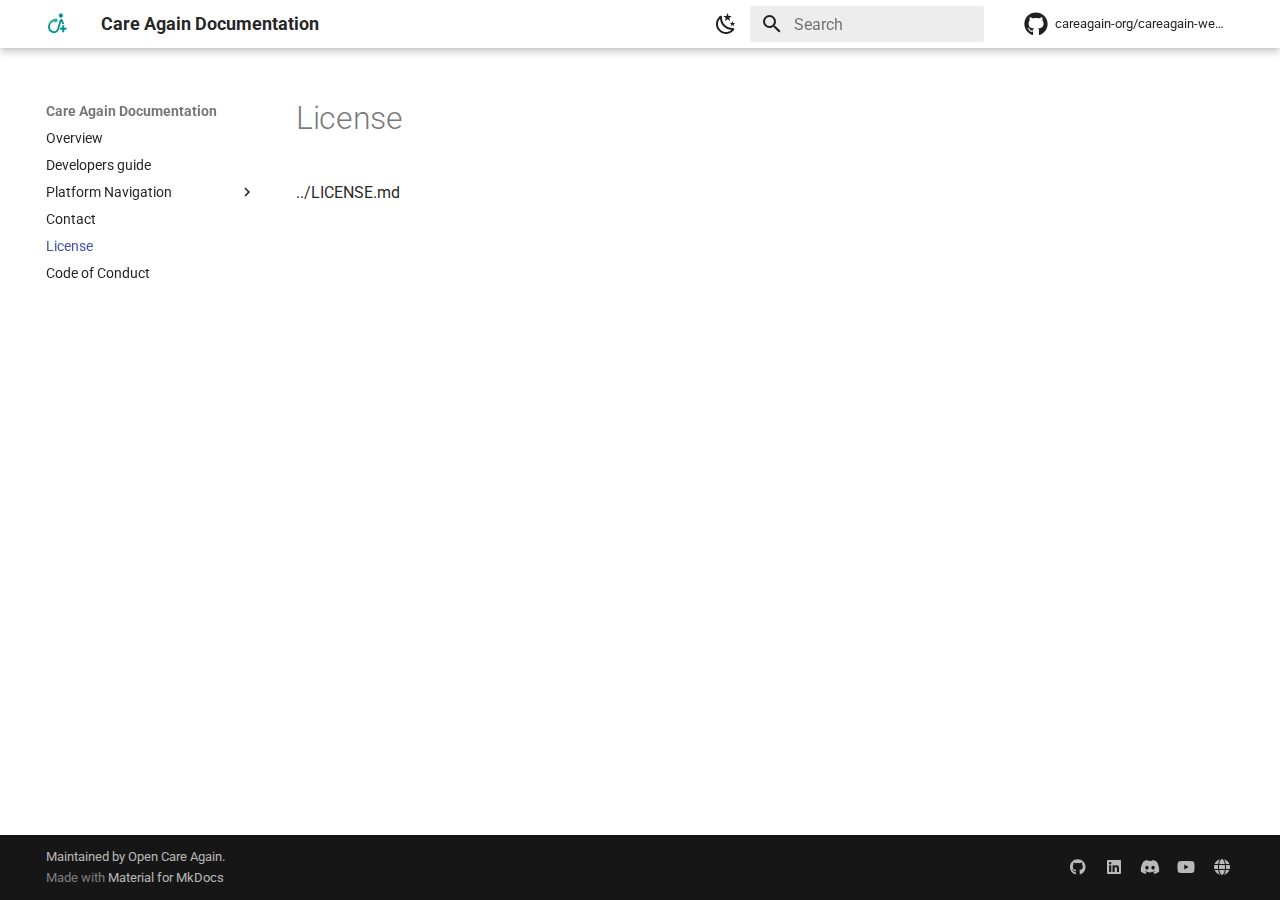
<file: LICENSE/index.html>
<!doctype html>
<html lang="en" class="no-js">
  <head>
    
      <meta charset="utf-8">
      <meta name="viewport" content="width=device-width,initial-scale=1">
      
        <meta name="description" content="An open-source platform to facilitate access to medical healthware.">
      
      
        <meta name="author" content="Care Again">
      
      
        <link rel="canonical" href="https://careagain-org.github.io/careagain-webapp/LICENSE/">
      
      
        <link rel="prev" href="../contact/">
      
      
        <link rel="next" href="../CODE_OF_CONDUCT/">
      
      
      <link rel="icon" href="../images/favicon.ico">
      <meta name="generator" content="mkdocs-1.6.1, mkdocs-material-9.6.12">
    
    
      
        <title>License - Care Again Documentation</title>
      
    
    
      <link rel="stylesheet" href="../assets/stylesheets/main.2afb09e1.min.css">
      
        
        <link rel="stylesheet" href="../assets/stylesheets/palette.06af60db.min.css">
      
      


    
    
      
    
    
      
        
        
        <link rel="preconnect" href="https://fonts.gstatic.com" crossorigin>
        <link rel="stylesheet" href="https://fonts.googleapis.com/css?family=Roboto:300,300i,400,400i,700,700i%7CRoboto+Mono:400,400i,700,700i&display=fallback">
        <style>:root{--md-text-font:"Roboto";--md-code-font:"Roboto Mono"}</style>
      
    
    
      <link rel="stylesheet" href="../assets/_mkdocstrings.css">
    
    <script>__md_scope=new URL("..",location),__md_hash=e=>[...e].reduce(((e,_)=>(e<<5)-e+_.charCodeAt(0)),0),__md_get=(e,_=localStorage,t=__md_scope)=>JSON.parse(_.getItem(t.pathname+"."+e)),__md_set=(e,_,t=localStorage,a=__md_scope)=>{try{t.setItem(a.pathname+"."+e,JSON.stringify(_))}catch(e){}}</script>
    
      

    
    
    
  </head>
  
  
    
    
      
    
    
    
    
    <body dir="ltr" data-md-color-scheme="default" data-md-color-primary="white" data-md-color-accent="blue-grey">
  
    
    <input class="md-toggle" data-md-toggle="drawer" type="checkbox" id="__drawer" autocomplete="off">
    <input class="md-toggle" data-md-toggle="search" type="checkbox" id="__search" autocomplete="off">
    <label class="md-overlay" for="__drawer"></label>
    <div data-md-component="skip">
      
    </div>
    <div data-md-component="announce">
      
    </div>
    
    
      

  

<header class="md-header md-header--shadow" data-md-component="header">
  <nav class="md-header__inner md-grid" aria-label="Header">
    <a href=".." title="Care Again Documentation" class="md-header__button md-logo" aria-label="Care Again Documentation" data-md-component="logo">
      
  <img src="../images/logo0.png" alt="logo">

    </a>
    <label class="md-header__button md-icon" for="__drawer">
      
      <svg xmlns="http://www.w3.org/2000/svg" viewBox="0 0 24 24"><path d="M3 6h18v2H3zm0 5h18v2H3zm0 5h18v2H3z"/></svg>
    </label>
    <div class="md-header__title" data-md-component="header-title">
      <div class="md-header__ellipsis">
        <div class="md-header__topic">
          <span class="md-ellipsis">
            Care Again Documentation
          </span>
        </div>
        <div class="md-header__topic" data-md-component="header-topic">
          <span class="md-ellipsis">
            
              License
            
          </span>
        </div>
      </div>
    </div>
    
      
        <form class="md-header__option" data-md-component="palette">
  
    
    
    
    <input class="md-option" data-md-color-media="(prefers-color-scheme: light)" data-md-color-scheme="default" data-md-color-primary="white" data-md-color-accent="blue-grey"  aria-label="Switch to dark mode"  type="radio" name="__palette" id="__palette_0">
    
      <label class="md-header__button md-icon" title="Switch to dark mode" for="__palette_1" hidden>
        <svg xmlns="http://www.w3.org/2000/svg" viewBox="0 0 24 24"><path d="m17.75 4.09-2.53 1.94.91 3.06-2.63-1.81-2.63 1.81.91-3.06-2.53-1.94L12.44 4l1.06-3 1.06 3zm3.5 6.91-1.64 1.25.59 1.98-1.7-1.17-1.7 1.17.59-1.98L15.75 11l2.06-.05L18.5 9l.69 1.95zm-2.28 4.95c.83-.08 1.72 1.1 1.19 1.85-.32.45-.66.87-1.08 1.27C15.17 23 8.84 23 4.94 19.07c-3.91-3.9-3.91-10.24 0-14.14.4-.4.82-.76 1.27-1.08.75-.53 1.93.36 1.85 1.19-.27 2.86.69 5.83 2.89 8.02a9.96 9.96 0 0 0 8.02 2.89m-1.64 2.02a12.08 12.08 0 0 1-7.8-3.47c-2.17-2.19-3.33-5-3.49-7.82-2.81 3.14-2.7 7.96.31 10.98 3.02 3.01 7.84 3.12 10.98.31"/></svg>
      </label>
    
  
    
    
    
    <input class="md-option" data-md-color-media="(prefers-color-scheme: dark)" data-md-color-scheme="slate" data-md-color-primary="black" data-md-color-accent="blue-grey"  aria-label="Switch to light mode"  type="radio" name="__palette" id="__palette_1">
    
      <label class="md-header__button md-icon" title="Switch to light mode" for="__palette_0" hidden>
        <svg xmlns="http://www.w3.org/2000/svg" viewBox="0 0 24 24"><path d="M12 7a5 5 0 0 1 5 5 5 5 0 0 1-5 5 5 5 0 0 1-5-5 5 5 0 0 1 5-5m0 2a3 3 0 0 0-3 3 3 3 0 0 0 3 3 3 3 0 0 0 3-3 3 3 0 0 0-3-3m0-7 2.39 3.42C13.65 5.15 12.84 5 12 5s-1.65.15-2.39.42zM3.34 7l4.16-.35A7.2 7.2 0 0 0 5.94 8.5c-.44.74-.69 1.5-.83 2.29zm.02 10 1.76-3.77a7.131 7.131 0 0 0 2.38 4.14zM20.65 7l-1.77 3.79a7.02 7.02 0 0 0-2.38-4.15zm-.01 10-4.14.36c.59-.51 1.12-1.14 1.54-1.86.42-.73.69-1.5.83-2.29zM12 22l-2.41-3.44c.74.27 1.55.44 2.41.44.82 0 1.63-.17 2.37-.44z"/></svg>
      </label>
    
  
</form>
      
    
    
      <script>var palette=__md_get("__palette");if(palette&&palette.color){if("(prefers-color-scheme)"===palette.color.media){var media=matchMedia("(prefers-color-scheme: light)"),input=document.querySelector(media.matches?"[data-md-color-media='(prefers-color-scheme: light)']":"[data-md-color-media='(prefers-color-scheme: dark)']");palette.color.media=input.getAttribute("data-md-color-media"),palette.color.scheme=input.getAttribute("data-md-color-scheme"),palette.color.primary=input.getAttribute("data-md-color-primary"),palette.color.accent=input.getAttribute("data-md-color-accent")}for(var[key,value]of Object.entries(palette.color))document.body.setAttribute("data-md-color-"+key,value)}</script>
    
    
    
      
      
        <label class="md-header__button md-icon" for="__search">
          
          <svg xmlns="http://www.w3.org/2000/svg" viewBox="0 0 24 24"><path d="M9.5 3A6.5 6.5 0 0 1 16 9.5c0 1.61-.59 3.09-1.56 4.23l.27.27h.79l5 5-1.5 1.5-5-5v-.79l-.27-.27A6.52 6.52 0 0 1 9.5 16 6.5 6.5 0 0 1 3 9.5 6.5 6.5 0 0 1 9.5 3m0 2C7 5 5 7 5 9.5S7 14 9.5 14 14 12 14 9.5 12 5 9.5 5"/></svg>
        </label>
        <div class="md-search" data-md-component="search" role="dialog">
  <label class="md-search__overlay" for="__search"></label>
  <div class="md-search__inner" role="search">
    <form class="md-search__form" name="search">
      <input type="text" class="md-search__input" name="query" aria-label="Search" placeholder="Search" autocapitalize="off" autocorrect="off" autocomplete="off" spellcheck="false" data-md-component="search-query" required>
      <label class="md-search__icon md-icon" for="__search">
        
        <svg xmlns="http://www.w3.org/2000/svg" viewBox="0 0 24 24"><path d="M9.5 3A6.5 6.5 0 0 1 16 9.5c0 1.61-.59 3.09-1.56 4.23l.27.27h.79l5 5-1.5 1.5-5-5v-.79l-.27-.27A6.52 6.52 0 0 1 9.5 16 6.5 6.5 0 0 1 3 9.5 6.5 6.5 0 0 1 9.5 3m0 2C7 5 5 7 5 9.5S7 14 9.5 14 14 12 14 9.5 12 5 9.5 5"/></svg>
        
        <svg xmlns="http://www.w3.org/2000/svg" viewBox="0 0 24 24"><path d="M20 11v2H8l5.5 5.5-1.42 1.42L4.16 12l7.92-7.92L13.5 5.5 8 11z"/></svg>
      </label>
      <nav class="md-search__options" aria-label="Search">
        
        <button type="reset" class="md-search__icon md-icon" title="Clear" aria-label="Clear" tabindex="-1">
          
          <svg xmlns="http://www.w3.org/2000/svg" viewBox="0 0 24 24"><path d="M19 6.41 17.59 5 12 10.59 6.41 5 5 6.41 10.59 12 5 17.59 6.41 19 12 13.41 17.59 19 19 17.59 13.41 12z"/></svg>
        </button>
      </nav>
      
    </form>
    <div class="md-search__output">
      <div class="md-search__scrollwrap" tabindex="0" data-md-scrollfix>
        <div class="md-search-result" data-md-component="search-result">
          <div class="md-search-result__meta">
            Initializing search
          </div>
          <ol class="md-search-result__list" role="presentation"></ol>
        </div>
      </div>
    </div>
  </div>
</div>
      
    
    
      <div class="md-header__source">
        <a href="https://github.com/careagain-org/careagain-webapp/" title="Go to repository" class="md-source" data-md-component="source">
  <div class="md-source__icon md-icon">
    
    <svg xmlns="http://www.w3.org/2000/svg" viewBox="0 0 496 512"><!--! Font Awesome Free 6.7.2 by @fontawesome - https://fontawesome.com License - https://fontawesome.com/license/free (Icons: CC BY 4.0, Fonts: SIL OFL 1.1, Code: MIT License) Copyright 2024 Fonticons, Inc.--><path d="M165.9 397.4c0 2-2.3 3.6-5.2 3.6-3.3.3-5.6-1.3-5.6-3.6 0-2 2.3-3.6 5.2-3.6 3-.3 5.6 1.3 5.6 3.6m-31.1-4.5c-.7 2 1.3 4.3 4.3 4.9 2.6 1 5.6 0 6.2-2s-1.3-4.3-4.3-5.2c-2.6-.7-5.5.3-6.2 2.3m44.2-1.7c-2.9.7-4.9 2.6-4.6 4.9.3 2 2.9 3.3 5.9 2.6 2.9-.7 4.9-2.6 4.6-4.6-.3-1.9-3-3.2-5.9-2.9M244.8 8C106.1 8 0 113.3 0 252c0 110.9 69.8 205.8 169.5 239.2 12.8 2.3 17.3-5.6 17.3-12.1 0-6.2-.3-40.4-.3-61.4 0 0-70 15-84.7-29.8 0 0-11.4-29.1-27.8-36.6 0 0-22.9-15.7 1.6-15.4 0 0 24.9 2 38.6 25.8 21.9 38.6 58.6 27.5 72.9 20.9 2.3-16 8.8-27.1 16-33.7-55.9-6.2-112.3-14.3-112.3-110.5 0-27.5 7.6-41.3 23.6-58.9-2.6-6.5-11.1-33.3 2.6-67.9 20.9-6.5 69 27 69 27 20-5.6 41.5-8.5 62.8-8.5s42.8 2.9 62.8 8.5c0 0 48.1-33.6 69-27 13.7 34.7 5.2 61.4 2.6 67.9 16 17.7 25.8 31.5 25.8 58.9 0 96.5-58.9 104.2-114.8 110.5 9.2 7.9 17 22.9 17 46.4 0 33.7-.3 75.4-.3 83.6 0 6.5 4.6 14.4 17.3 12.1C428.2 457.8 496 362.9 496 252 496 113.3 383.5 8 244.8 8M97.2 352.9c-1.3 1-1 3.3.7 5.2 1.6 1.6 3.9 2.3 5.2 1 1.3-1 1-3.3-.7-5.2-1.6-1.6-3.9-2.3-5.2-1m-10.8-8.1c-.7 1.3.3 2.9 2.3 3.9 1.6 1 3.6.7 4.3-.7.7-1.3-.3-2.9-2.3-3.9-2-.6-3.6-.3-4.3.7m32.4 35.6c-1.6 1.3-1 4.3 1.3 6.2 2.3 2.3 5.2 2.6 6.5 1 1.3-1.3.7-4.3-1.3-6.2-2.2-2.3-5.2-2.6-6.5-1m-11.4-14.7c-1.6 1-1.6 3.6 0 5.9s4.3 3.3 5.6 2.3c1.6-1.3 1.6-3.9 0-6.2-1.4-2.3-4-3.3-5.6-2"/></svg>
  </div>
  <div class="md-source__repository">
    careagain-org/careagain-webapp/
  </div>
</a>
      </div>
    
  </nav>
  
</header>
    
    <div class="md-container" data-md-component="container">
      
      
        
          
        
      
      <main class="md-main" data-md-component="main">
        <div class="md-main__inner md-grid">
          
            
              
              <div class="md-sidebar md-sidebar--primary" data-md-component="sidebar" data-md-type="navigation" >
                <div class="md-sidebar__scrollwrap">
                  <div class="md-sidebar__inner">
                    



<nav class="md-nav md-nav--primary" aria-label="Navigation" data-md-level="0">
  <label class="md-nav__title" for="__drawer">
    <a href=".." title="Care Again Documentation" class="md-nav__button md-logo" aria-label="Care Again Documentation" data-md-component="logo">
      
  <img src="../images/logo0.png" alt="logo">

    </a>
    Care Again Documentation
  </label>
  
    <div class="md-nav__source">
      <a href="https://github.com/careagain-org/careagain-webapp/" title="Go to repository" class="md-source" data-md-component="source">
  <div class="md-source__icon md-icon">
    
    <svg xmlns="http://www.w3.org/2000/svg" viewBox="0 0 496 512"><!--! Font Awesome Free 6.7.2 by @fontawesome - https://fontawesome.com License - https://fontawesome.com/license/free (Icons: CC BY 4.0, Fonts: SIL OFL 1.1, Code: MIT License) Copyright 2024 Fonticons, Inc.--><path d="M165.9 397.4c0 2-2.3 3.6-5.2 3.6-3.3.3-5.6-1.3-5.6-3.6 0-2 2.3-3.6 5.2-3.6 3-.3 5.6 1.3 5.6 3.6m-31.1-4.5c-.7 2 1.3 4.3 4.3 4.9 2.6 1 5.6 0 6.2-2s-1.3-4.3-4.3-5.2c-2.6-.7-5.5.3-6.2 2.3m44.2-1.7c-2.9.7-4.9 2.6-4.6 4.9.3 2 2.9 3.3 5.9 2.6 2.9-.7 4.9-2.6 4.6-4.6-.3-1.9-3-3.2-5.9-2.9M244.8 8C106.1 8 0 113.3 0 252c0 110.9 69.8 205.8 169.5 239.2 12.8 2.3 17.3-5.6 17.3-12.1 0-6.2-.3-40.4-.3-61.4 0 0-70 15-84.7-29.8 0 0-11.4-29.1-27.8-36.6 0 0-22.9-15.7 1.6-15.4 0 0 24.9 2 38.6 25.8 21.9 38.6 58.6 27.5 72.9 20.9 2.3-16 8.8-27.1 16-33.7-55.9-6.2-112.3-14.3-112.3-110.5 0-27.5 7.6-41.3 23.6-58.9-2.6-6.5-11.1-33.3 2.6-67.9 20.9-6.5 69 27 69 27 20-5.6 41.5-8.5 62.8-8.5s42.8 2.9 62.8 8.5c0 0 48.1-33.6 69-27 13.7 34.7 5.2 61.4 2.6 67.9 16 17.7 25.8 31.5 25.8 58.9 0 96.5-58.9 104.2-114.8 110.5 9.2 7.9 17 22.9 17 46.4 0 33.7-.3 75.4-.3 83.6 0 6.5 4.6 14.4 17.3 12.1C428.2 457.8 496 362.9 496 252 496 113.3 383.5 8 244.8 8M97.2 352.9c-1.3 1-1 3.3.7 5.2 1.6 1.6 3.9 2.3 5.2 1 1.3-1 1-3.3-.7-5.2-1.6-1.6-3.9-2.3-5.2-1m-10.8-8.1c-.7 1.3.3 2.9 2.3 3.9 1.6 1 3.6.7 4.3-.7.7-1.3-.3-2.9-2.3-3.9-2-.6-3.6-.3-4.3.7m32.4 35.6c-1.6 1.3-1 4.3 1.3 6.2 2.3 2.3 5.2 2.6 6.5 1 1.3-1.3.7-4.3-1.3-6.2-2.2-2.3-5.2-2.6-6.5-1m-11.4-14.7c-1.6 1-1.6 3.6 0 5.9s4.3 3.3 5.6 2.3c1.6-1.3 1.6-3.9 0-6.2-1.4-2.3-4-3.3-5.6-2"/></svg>
  </div>
  <div class="md-source__repository">
    careagain-org/careagain-webapp/
  </div>
</a>
    </div>
  
  <ul class="md-nav__list" data-md-scrollfix>
    
      
      
  
  
  
  
    <li class="md-nav__item">
      <a href=".." class="md-nav__link">
        
  
  
  <span class="md-ellipsis">
    Overview
    
  </span>
  

      </a>
    </li>
  

    
      
      
  
  
  
  
    <li class="md-nav__item">
      <a href="../developers/" class="md-nav__link">
        
  
  
  <span class="md-ellipsis">
    Developers guide
    
  </span>
  

      </a>
    </li>
  

    
      
      
  
  
  
  
    
    
    
    
    
    <li class="md-nav__item md-nav__item--nested">
      
        
        
        <input class="md-nav__toggle md-toggle " type="checkbox" id="__nav_3" >
        
          
          <label class="md-nav__link" for="__nav_3" id="__nav_3_label" tabindex="0">
            
  
  
  <span class="md-ellipsis">
    Platform Navigation
    
  </span>
  

            <span class="md-nav__icon md-icon"></span>
          </label>
        
        <nav class="md-nav" data-md-level="1" aria-labelledby="__nav_3_label" aria-expanded="false">
          <label class="md-nav__title" for="__nav_3">
            <span class="md-nav__icon md-icon"></span>
            Platform Navigation
          </label>
          <ul class="md-nav__list" data-md-scrollfix>
            
              
                
  
  
  
  
    <li class="md-nav__item">
      <a href="../tutorials/getting_started/" class="md-nav__link">
        
  
  
  <span class="md-ellipsis">
    Getting Started
    
  </span>
  

      </a>
    </li>
  

              
            
              
                
  
  
  
  
    <li class="md-nav__item">
      <a href="../tutorials/home/" class="md-nav__link">
        
  
  
  <span class="md-ellipsis">
    Home page
    
  </span>
  

      </a>
    </li>
  

              
            
              
                
  
  
  
  
    <li class="md-nav__item">
      <a href="../tutorials/community/" class="md-nav__link">
        
  
  
  <span class="md-ellipsis">
    Community page
    
  </span>
  

      </a>
    </li>
  

              
            
              
                
  
  
  
  
    <li class="md-nav__item">
      <a href="../tutorials/projects/" class="md-nav__link">
        
  
  
  <span class="md-ellipsis">
    Projects page
    
  </span>
  

      </a>
    </li>
  

              
            
              
                
  
  
  
  
    <li class="md-nav__item">
      <a href="../tutorials/profile.md" class="md-nav__link">
        
  
  
  <span class="md-ellipsis">
    Profile page
    
  </span>
  

      </a>
    </li>
  

              
            
          </ul>
        </nav>
      
    </li>
  

    
      
      
  
  
  
  
    <li class="md-nav__item">
      <a href="../contact/" class="md-nav__link">
        
  
  
  <span class="md-ellipsis">
    Contact
    
  </span>
  

      </a>
    </li>
  

    
      
      
  
  
    
  
  
  
    <li class="md-nav__item md-nav__item--active">
      
      <input class="md-nav__toggle md-toggle" type="checkbox" id="__toc">
      
      
      
      <a href="./" class="md-nav__link md-nav__link--active">
        
  
  
  <span class="md-ellipsis">
    License
    
  </span>
  

      </a>
      
    </li>
  

    
      
      
  
  
  
  
    <li class="md-nav__item">
      <a href="../CODE_OF_CONDUCT/" class="md-nav__link">
        
  
  
  <span class="md-ellipsis">
    Code of Conduct
    
  </span>
  

      </a>
    </li>
  

    
  </ul>
</nav>
                  </div>
                </div>
              </div>
            
            
              
              <div class="md-sidebar md-sidebar--secondary" data-md-component="sidebar" data-md-type="toc" >
                <div class="md-sidebar__scrollwrap">
                  <div class="md-sidebar__inner">
                    

<nav class="md-nav md-nav--secondary" aria-label="Table of contents">
  
  
  
  
</nav>
                  </div>
                </div>
              </div>
            
          
          
            <div class="md-content" data-md-component="content">
              <article class="md-content__inner md-typeset">
                
                  


  
  


  <h1>License</h1>

<p>../LICENSE.md</p>












                
              </article>
            </div>
          
          
<script>var target=document.getElementById(location.hash.slice(1));target&&target.name&&(target.checked=target.name.startsWith("__tabbed_"))</script>
        </div>
        
      </main>
      
        <footer class="md-footer">
  
  <div class="md-footer-meta md-typeset">
    <div class="md-footer-meta__inner md-grid">
      <div class="md-copyright">
  
    <div class="md-copyright__highlight">
      Maintained by <a href="https://www.opencareagain.org/">Open Care Again</a>.
    </div>
  
  
    Made with
    <a href="https://squidfunk.github.io/mkdocs-material/" target="_blank" rel="noopener">
      Material for MkDocs
    </a>
  
</div>
      
        <div class="md-social">
  
    
    
    
    
      
      
    
    <a href="https://github.com/careagain-org/careagain-webapp/" target="_blank" rel="noopener" title="github.com" class="md-social__link">
      <svg xmlns="http://www.w3.org/2000/svg" viewBox="0 0 496 512"><!--! Font Awesome Free 6.7.2 by @fontawesome - https://fontawesome.com License - https://fontawesome.com/license/free (Icons: CC BY 4.0, Fonts: SIL OFL 1.1, Code: MIT License) Copyright 2024 Fonticons, Inc.--><path d="M165.9 397.4c0 2-2.3 3.6-5.2 3.6-3.3.3-5.6-1.3-5.6-3.6 0-2 2.3-3.6 5.2-3.6 3-.3 5.6 1.3 5.6 3.6m-31.1-4.5c-.7 2 1.3 4.3 4.3 4.9 2.6 1 5.6 0 6.2-2s-1.3-4.3-4.3-5.2c-2.6-.7-5.5.3-6.2 2.3m44.2-1.7c-2.9.7-4.9 2.6-4.6 4.9.3 2 2.9 3.3 5.9 2.6 2.9-.7 4.9-2.6 4.6-4.6-.3-1.9-3-3.2-5.9-2.9M244.8 8C106.1 8 0 113.3 0 252c0 110.9 69.8 205.8 169.5 239.2 12.8 2.3 17.3-5.6 17.3-12.1 0-6.2-.3-40.4-.3-61.4 0 0-70 15-84.7-29.8 0 0-11.4-29.1-27.8-36.6 0 0-22.9-15.7 1.6-15.4 0 0 24.9 2 38.6 25.8 21.9 38.6 58.6 27.5 72.9 20.9 2.3-16 8.8-27.1 16-33.7-55.9-6.2-112.3-14.3-112.3-110.5 0-27.5 7.6-41.3 23.6-58.9-2.6-6.5-11.1-33.3 2.6-67.9 20.9-6.5 69 27 69 27 20-5.6 41.5-8.5 62.8-8.5s42.8 2.9 62.8 8.5c0 0 48.1-33.6 69-27 13.7 34.7 5.2 61.4 2.6 67.9 16 17.7 25.8 31.5 25.8 58.9 0 96.5-58.9 104.2-114.8 110.5 9.2 7.9 17 22.9 17 46.4 0 33.7-.3 75.4-.3 83.6 0 6.5 4.6 14.4 17.3 12.1C428.2 457.8 496 362.9 496 252 496 113.3 383.5 8 244.8 8M97.2 352.9c-1.3 1-1 3.3.7 5.2 1.6 1.6 3.9 2.3 5.2 1 1.3-1 1-3.3-.7-5.2-1.6-1.6-3.9-2.3-5.2-1m-10.8-8.1c-.7 1.3.3 2.9 2.3 3.9 1.6 1 3.6.7 4.3-.7.7-1.3-.3-2.9-2.3-3.9-2-.6-3.6-.3-4.3.7m32.4 35.6c-1.6 1.3-1 4.3 1.3 6.2 2.3 2.3 5.2 2.6 6.5 1 1.3-1.3.7-4.3-1.3-6.2-2.2-2.3-5.2-2.6-6.5-1m-11.4-14.7c-1.6 1-1.6 3.6 0 5.9s4.3 3.3 5.6 2.3c1.6-1.3 1.6-3.9 0-6.2-1.4-2.3-4-3.3-5.6-2"/></svg>
    </a>
  
    
    
    
    
      
      
    
    <a href="https://www.linkedin.com/company/care-again/" target="_blank" rel="noopener" title="www.linkedin.com" class="md-social__link">
      <svg xmlns="http://www.w3.org/2000/svg" viewBox="0 0 448 512"><!--! Font Awesome Free 6.7.2 by @fontawesome - https://fontawesome.com License - https://fontawesome.com/license/free (Icons: CC BY 4.0, Fonts: SIL OFL 1.1, Code: MIT License) Copyright 2024 Fonticons, Inc.--><path d="M416 32H31.9C14.3 32 0 46.5 0 64.3v383.4C0 465.5 14.3 480 31.9 480H416c17.6 0 32-14.5 32-32.3V64.3c0-17.8-14.4-32.3-32-32.3M135.4 416H69V202.2h66.5V416zm-33.2-243c-21.3 0-38.5-17.3-38.5-38.5S80.9 96 102.2 96c21.2 0 38.5 17.3 38.5 38.5 0 21.3-17.2 38.5-38.5 38.5m282.1 243h-66.4V312c0-24.8-.5-56.7-34.5-56.7-34.6 0-39.9 27-39.9 54.9V416h-66.4V202.2h63.7v29.2h.9c8.9-16.8 30.6-34.5 62.9-34.5 67.2 0 79.7 44.3 79.7 101.9z"/></svg>
    </a>
  
    
    
    
    
      
      
    
    <a href="https://discord.gg/8J6Y5v3" target="_blank" rel="noopener" title="discord.gg" class="md-social__link">
      <svg xmlns="http://www.w3.org/2000/svg" viewBox="0 0 640 512"><!--! Font Awesome Free 6.7.2 by @fontawesome - https://fontawesome.com License - https://fontawesome.com/license/free (Icons: CC BY 4.0, Fonts: SIL OFL 1.1, Code: MIT License) Copyright 2024 Fonticons, Inc.--><path d="M524.531 69.836a1.5 1.5 0 0 0-.764-.7A485 485 0 0 0 404.081 32.03a1.82 1.82 0 0 0-1.923.91 338 338 0 0 0-14.9 30.6 447.9 447.9 0 0 0-134.426 0 310 310 0 0 0-15.135-30.6 1.89 1.89 0 0 0-1.924-.91 483.7 483.7 0 0 0-119.688 37.107 1.7 1.7 0 0 0-.788.676C39.068 183.651 18.186 294.69 28.43 404.354a2.02 2.02 0 0 0 .765 1.375 487.7 487.7 0 0 0 146.825 74.189 1.9 1.9 0 0 0 2.063-.676A348 348 0 0 0 208.12 430.4a1.86 1.86 0 0 0-1.019-2.588 321 321 0 0 1-45.868-21.853 1.885 1.885 0 0 1-.185-3.126 251 251 0 0 0 9.109-7.137 1.82 1.82 0 0 1 1.9-.256c96.229 43.917 200.41 43.917 295.5 0a1.81 1.81 0 0 1 1.924.233 235 235 0 0 0 9.132 7.16 1.884 1.884 0 0 1-.162 3.126 301.4 301.4 0 0 1-45.89 21.83 1.875 1.875 0 0 0-1 2.611 391 391 0 0 0 30.014 48.815 1.86 1.86 0 0 0 2.063.7A486 486 0 0 0 610.7 405.729a1.88 1.88 0 0 0 .765-1.352c12.264-126.783-20.532-236.912-86.934-334.541M222.491 337.58c-28.972 0-52.844-26.587-52.844-59.239s23.409-59.241 52.844-59.241c29.665 0 53.306 26.82 52.843 59.239 0 32.654-23.41 59.241-52.843 59.241m195.38 0c-28.971 0-52.843-26.587-52.843-59.239s23.409-59.241 52.843-59.241c29.667 0 53.307 26.82 52.844 59.239 0 32.654-23.177 59.241-52.844 59.241"/></svg>
    </a>
  
    
    
    
    
      
      
    
    <a href="https://www.youtube.com/@careagain" target="_blank" rel="noopener" title="www.youtube.com" class="md-social__link">
      <svg xmlns="http://www.w3.org/2000/svg" viewBox="0 0 576 512"><!--! Font Awesome Free 6.7.2 by @fontawesome - https://fontawesome.com License - https://fontawesome.com/license/free (Icons: CC BY 4.0, Fonts: SIL OFL 1.1, Code: MIT License) Copyright 2024 Fonticons, Inc.--><path d="M549.655 124.083c-6.281-23.65-24.787-42.276-48.284-48.597C458.781 64 288 64 288 64S117.22 64 74.629 75.486c-23.497 6.322-42.003 24.947-48.284 48.597-11.412 42.867-11.412 132.305-11.412 132.305s0 89.438 11.412 132.305c6.281 23.65 24.787 41.5 48.284 47.821C117.22 448 288 448 288 448s170.78 0 213.371-11.486c23.497-6.321 42.003-24.171 48.284-47.821 11.412-42.867 11.412-132.305 11.412-132.305s0-89.438-11.412-132.305m-317.51 213.508V175.185l142.739 81.205z"/></svg>
    </a>
  
    
    
    
    
      
      
    
    <a href="https://www.opencareagain.org/" target="_blank" rel="noopener" title="www.opencareagain.org" class="md-social__link">
      <svg xmlns="http://www.w3.org/2000/svg" viewBox="0 0 512 512"><!--! Font Awesome Free 6.7.2 by @fontawesome - https://fontawesome.com License - https://fontawesome.com/license/free (Icons: CC BY 4.0, Fonts: SIL OFL 1.1, Code: MIT License) Copyright 2024 Fonticons, Inc.--><path d="M352 256c0 22.2-1.2 43.6-3.3 64H163.4c-2.2-20.4-3.3-41.8-3.3-64s1.2-43.6 3.3-64h185.3c2.2 20.4 3.3 41.8 3.3 64m28.8-64h123.1c5.3 20.5 8.1 41.9 8.1 64s-2.8 43.5-8.1 64H380.8c2.1-20.6 3.2-42 3.2-64s-1.1-43.4-3.2-64m112.6-32H376.7c-10-63.9-29.8-117.4-55.3-151.6 78.3 20.7 142 77.5 171.9 151.6zm-149.1 0H167.7c6.1-36.4 15.5-68.6 27-94.7 10.5-23.6 22.2-40.7 33.5-51.5C239.4 3.2 248.7 0 256 0s16.6 3.2 27.8 13.8c11.3 10.8 23 27.9 33.5 51.5 11.6 26 20.9 58.2 27 94.7m-209 0H18.6c30-74.1 93.6-130.9 172-151.6-25.5 34.2-45.3 87.7-55.3 151.6M8.1 192h123.1c-2.1 20.6-3.2 42-3.2 64s1.1 43.4 3.2 64H8.1C2.8 299.5 0 278.1 0 256s2.8-43.5 8.1-64m186.6 254.6c-11.6-26-20.9-58.2-27-94.6h176.6c-6.1 36.4-15.5 68.6-27 94.6-10.5 23.6-22.2 40.7-33.5 51.5-11.2 10.7-20.5 13.9-27.8 13.9s-16.6-3.2-27.8-13.8c-11.3-10.8-23-27.9-33.5-51.5zM135.3 352c10 63.9 29.8 117.4 55.3 151.6-78.4-20.7-142-77.5-172-151.6zm358.1 0c-30 74.1-93.6 130.9-171.9 151.6 25.5-34.2 45.2-87.7 55.3-151.6h116.7z"/></svg>
    </a>
  
</div>
      
    </div>
  </div>
</footer>
      
    </div>
    <div class="md-dialog" data-md-component="dialog">
      <div class="md-dialog__inner md-typeset"></div>
    </div>
    
    
    
      
      <script id="__config" type="application/json">{"base": "..", "features": ["content.code.copy"], "search": "../assets/javascripts/workers/search.f8cc74c7.min.js", "tags": null, "translations": {"clipboard.copied": "Copied to clipboard", "clipboard.copy": "Copy to clipboard", "search.result.more.one": "1 more on this page", "search.result.more.other": "# more on this page", "search.result.none": "No matching documents", "search.result.one": "1 matching document", "search.result.other": "# matching documents", "search.result.placeholder": "Type to start searching", "search.result.term.missing": "Missing", "select.version": "Select version"}, "version": null}</script>
    
    
      <script src="../assets/javascripts/bundle.c8b220af.min.js"></script>
      
    
  </body>
</html>
</file>
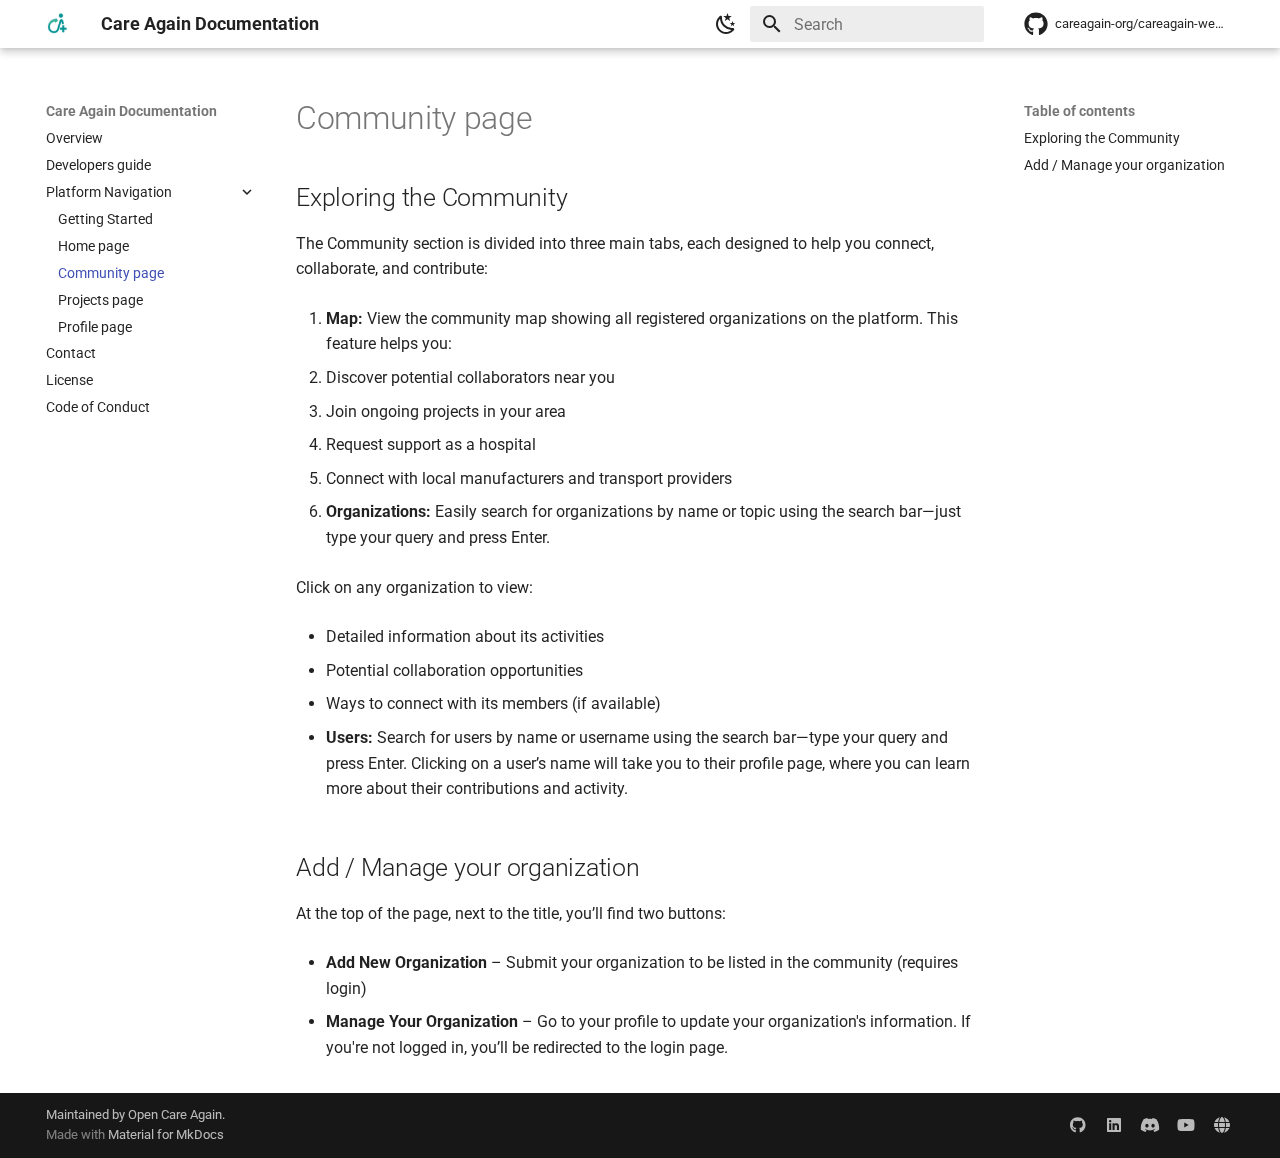
<file: tutorials/community/index.html>
<!doctype html>
<html lang="en" class="no-js">
  <head>
    
      <meta charset="utf-8">
      <meta name="viewport" content="width=device-width,initial-scale=1">
      
        <meta name="description" content="An open-source platform to facilitate access to medical healthware.">
      
      
        <meta name="author" content="Care Again">
      
      
        <link rel="canonical" href="https://careagain-org.github.io/careagain-webapp/tutorials/community/">
      
      
        <link rel="prev" href="../home/">
      
      
        <link rel="next" href="../projects/">
      
      
      <link rel="icon" href="../../images/favicon.ico">
      <meta name="generator" content="mkdocs-1.6.1, mkdocs-material-9.6.12">
    
    
      
        <title>Community page - Care Again Documentation</title>
      
    
    
      <link rel="stylesheet" href="../../assets/stylesheets/main.2afb09e1.min.css">
      
        
        <link rel="stylesheet" href="../../assets/stylesheets/palette.06af60db.min.css">
      
      


    
    
      
    
    
      
        
        
        <link rel="preconnect" href="https://fonts.gstatic.com" crossorigin>
        <link rel="stylesheet" href="https://fonts.googleapis.com/css?family=Roboto:300,300i,400,400i,700,700i%7CRoboto+Mono:400,400i,700,700i&display=fallback">
        <style>:root{--md-text-font:"Roboto";--md-code-font:"Roboto Mono"}</style>
      
    
    
      <link rel="stylesheet" href="../../assets/_mkdocstrings.css">
    
    <script>__md_scope=new URL("../..",location),__md_hash=e=>[...e].reduce(((e,_)=>(e<<5)-e+_.charCodeAt(0)),0),__md_get=(e,_=localStorage,t=__md_scope)=>JSON.parse(_.getItem(t.pathname+"."+e)),__md_set=(e,_,t=localStorage,a=__md_scope)=>{try{t.setItem(a.pathname+"."+e,JSON.stringify(_))}catch(e){}}</script>
    
      

    
    
    
  </head>
  
  
    
    
      
    
    
    
    
    <body dir="ltr" data-md-color-scheme="default" data-md-color-primary="white" data-md-color-accent="blue-grey">
  
    
    <input class="md-toggle" data-md-toggle="drawer" type="checkbox" id="__drawer" autocomplete="off">
    <input class="md-toggle" data-md-toggle="search" type="checkbox" id="__search" autocomplete="off">
    <label class="md-overlay" for="__drawer"></label>
    <div data-md-component="skip">
      
        
        <a href="#community-page" class="md-skip">
          Skip to content
        </a>
      
    </div>
    <div data-md-component="announce">
      
    </div>
    
    
      

  

<header class="md-header md-header--shadow" data-md-component="header">
  <nav class="md-header__inner md-grid" aria-label="Header">
    <a href="../.." title="Care Again Documentation" class="md-header__button md-logo" aria-label="Care Again Documentation" data-md-component="logo">
      
  <img src="../../images/logo0.png" alt="logo">

    </a>
    <label class="md-header__button md-icon" for="__drawer">
      
      <svg xmlns="http://www.w3.org/2000/svg" viewBox="0 0 24 24"><path d="M3 6h18v2H3zm0 5h18v2H3zm0 5h18v2H3z"/></svg>
    </label>
    <div class="md-header__title" data-md-component="header-title">
      <div class="md-header__ellipsis">
        <div class="md-header__topic">
          <span class="md-ellipsis">
            Care Again Documentation
          </span>
        </div>
        <div class="md-header__topic" data-md-component="header-topic">
          <span class="md-ellipsis">
            
              Community page
            
          </span>
        </div>
      </div>
    </div>
    
      
        <form class="md-header__option" data-md-component="palette">
  
    
    
    
    <input class="md-option" data-md-color-media="(prefers-color-scheme: light)" data-md-color-scheme="default" data-md-color-primary="white" data-md-color-accent="blue-grey"  aria-label="Switch to dark mode"  type="radio" name="__palette" id="__palette_0">
    
      <label class="md-header__button md-icon" title="Switch to dark mode" for="__palette_1" hidden>
        <svg xmlns="http://www.w3.org/2000/svg" viewBox="0 0 24 24"><path d="m17.75 4.09-2.53 1.94.91 3.06-2.63-1.81-2.63 1.81.91-3.06-2.53-1.94L12.44 4l1.06-3 1.06 3zm3.5 6.91-1.64 1.25.59 1.98-1.7-1.17-1.7 1.17.59-1.98L15.75 11l2.06-.05L18.5 9l.69 1.95zm-2.28 4.95c.83-.08 1.72 1.1 1.19 1.85-.32.45-.66.87-1.08 1.27C15.17 23 8.84 23 4.94 19.07c-3.91-3.9-3.91-10.24 0-14.14.4-.4.82-.76 1.27-1.08.75-.53 1.93.36 1.85 1.19-.27 2.86.69 5.83 2.89 8.02a9.96 9.96 0 0 0 8.02 2.89m-1.64 2.02a12.08 12.08 0 0 1-7.8-3.47c-2.17-2.19-3.33-5-3.49-7.82-2.81 3.14-2.7 7.96.31 10.98 3.02 3.01 7.84 3.12 10.98.31"/></svg>
      </label>
    
  
    
    
    
    <input class="md-option" data-md-color-media="(prefers-color-scheme: dark)" data-md-color-scheme="slate" data-md-color-primary="black" data-md-color-accent="blue-grey"  aria-label="Switch to light mode"  type="radio" name="__palette" id="__palette_1">
    
      <label class="md-header__button md-icon" title="Switch to light mode" for="__palette_0" hidden>
        <svg xmlns="http://www.w3.org/2000/svg" viewBox="0 0 24 24"><path d="M12 7a5 5 0 0 1 5 5 5 5 0 0 1-5 5 5 5 0 0 1-5-5 5 5 0 0 1 5-5m0 2a3 3 0 0 0-3 3 3 3 0 0 0 3 3 3 3 0 0 0 3-3 3 3 0 0 0-3-3m0-7 2.39 3.42C13.65 5.15 12.84 5 12 5s-1.65.15-2.39.42zM3.34 7l4.16-.35A7.2 7.2 0 0 0 5.94 8.5c-.44.74-.69 1.5-.83 2.29zm.02 10 1.76-3.77a7.131 7.131 0 0 0 2.38 4.14zM20.65 7l-1.77 3.79a7.02 7.02 0 0 0-2.38-4.15zm-.01 10-4.14.36c.59-.51 1.12-1.14 1.54-1.86.42-.73.69-1.5.83-2.29zM12 22l-2.41-3.44c.74.27 1.55.44 2.41.44.82 0 1.63-.17 2.37-.44z"/></svg>
      </label>
    
  
</form>
      
    
    
      <script>var palette=__md_get("__palette");if(palette&&palette.color){if("(prefers-color-scheme)"===palette.color.media){var media=matchMedia("(prefers-color-scheme: light)"),input=document.querySelector(media.matches?"[data-md-color-media='(prefers-color-scheme: light)']":"[data-md-color-media='(prefers-color-scheme: dark)']");palette.color.media=input.getAttribute("data-md-color-media"),palette.color.scheme=input.getAttribute("data-md-color-scheme"),palette.color.primary=input.getAttribute("data-md-color-primary"),palette.color.accent=input.getAttribute("data-md-color-accent")}for(var[key,value]of Object.entries(palette.color))document.body.setAttribute("data-md-color-"+key,value)}</script>
    
    
    
      
      
        <label class="md-header__button md-icon" for="__search">
          
          <svg xmlns="http://www.w3.org/2000/svg" viewBox="0 0 24 24"><path d="M9.5 3A6.5 6.5 0 0 1 16 9.5c0 1.61-.59 3.09-1.56 4.23l.27.27h.79l5 5-1.5 1.5-5-5v-.79l-.27-.27A6.52 6.52 0 0 1 9.5 16 6.5 6.5 0 0 1 3 9.5 6.5 6.5 0 0 1 9.5 3m0 2C7 5 5 7 5 9.5S7 14 9.5 14 14 12 14 9.5 12 5 9.5 5"/></svg>
        </label>
        <div class="md-search" data-md-component="search" role="dialog">
  <label class="md-search__overlay" for="__search"></label>
  <div class="md-search__inner" role="search">
    <form class="md-search__form" name="search">
      <input type="text" class="md-search__input" name="query" aria-label="Search" placeholder="Search" autocapitalize="off" autocorrect="off" autocomplete="off" spellcheck="false" data-md-component="search-query" required>
      <label class="md-search__icon md-icon" for="__search">
        
        <svg xmlns="http://www.w3.org/2000/svg" viewBox="0 0 24 24"><path d="M9.5 3A6.5 6.5 0 0 1 16 9.5c0 1.61-.59 3.09-1.56 4.23l.27.27h.79l5 5-1.5 1.5-5-5v-.79l-.27-.27A6.52 6.52 0 0 1 9.5 16 6.5 6.5 0 0 1 3 9.5 6.5 6.5 0 0 1 9.5 3m0 2C7 5 5 7 5 9.5S7 14 9.5 14 14 12 14 9.5 12 5 9.5 5"/></svg>
        
        <svg xmlns="http://www.w3.org/2000/svg" viewBox="0 0 24 24"><path d="M20 11v2H8l5.5 5.5-1.42 1.42L4.16 12l7.92-7.92L13.5 5.5 8 11z"/></svg>
      </label>
      <nav class="md-search__options" aria-label="Search">
        
        <button type="reset" class="md-search__icon md-icon" title="Clear" aria-label="Clear" tabindex="-1">
          
          <svg xmlns="http://www.w3.org/2000/svg" viewBox="0 0 24 24"><path d="M19 6.41 17.59 5 12 10.59 6.41 5 5 6.41 10.59 12 5 17.59 6.41 19 12 13.41 17.59 19 19 17.59 13.41 12z"/></svg>
        </button>
      </nav>
      
    </form>
    <div class="md-search__output">
      <div class="md-search__scrollwrap" tabindex="0" data-md-scrollfix>
        <div class="md-search-result" data-md-component="search-result">
          <div class="md-search-result__meta">
            Initializing search
          </div>
          <ol class="md-search-result__list" role="presentation"></ol>
        </div>
      </div>
    </div>
  </div>
</div>
      
    
    
      <div class="md-header__source">
        <a href="https://github.com/careagain-org/careagain-webapp/" title="Go to repository" class="md-source" data-md-component="source">
  <div class="md-source__icon md-icon">
    
    <svg xmlns="http://www.w3.org/2000/svg" viewBox="0 0 496 512"><!--! Font Awesome Free 6.7.2 by @fontawesome - https://fontawesome.com License - https://fontawesome.com/license/free (Icons: CC BY 4.0, Fonts: SIL OFL 1.1, Code: MIT License) Copyright 2024 Fonticons, Inc.--><path d="M165.9 397.4c0 2-2.3 3.6-5.2 3.6-3.3.3-5.6-1.3-5.6-3.6 0-2 2.3-3.6 5.2-3.6 3-.3 5.6 1.3 5.6 3.6m-31.1-4.5c-.7 2 1.3 4.3 4.3 4.9 2.6 1 5.6 0 6.2-2s-1.3-4.3-4.3-5.2c-2.6-.7-5.5.3-6.2 2.3m44.2-1.7c-2.9.7-4.9 2.6-4.6 4.9.3 2 2.9 3.3 5.9 2.6 2.9-.7 4.9-2.6 4.6-4.6-.3-1.9-3-3.2-5.9-2.9M244.8 8C106.1 8 0 113.3 0 252c0 110.9 69.8 205.8 169.5 239.2 12.8 2.3 17.3-5.6 17.3-12.1 0-6.2-.3-40.4-.3-61.4 0 0-70 15-84.7-29.8 0 0-11.4-29.1-27.8-36.6 0 0-22.9-15.7 1.6-15.4 0 0 24.9 2 38.6 25.8 21.9 38.6 58.6 27.5 72.9 20.9 2.3-16 8.8-27.1 16-33.7-55.9-6.2-112.3-14.3-112.3-110.5 0-27.5 7.6-41.3 23.6-58.9-2.6-6.5-11.1-33.3 2.6-67.9 20.9-6.5 69 27 69 27 20-5.6 41.5-8.5 62.8-8.5s42.8 2.9 62.8 8.5c0 0 48.1-33.6 69-27 13.7 34.7 5.2 61.4 2.6 67.9 16 17.7 25.8 31.5 25.8 58.9 0 96.5-58.9 104.2-114.8 110.5 9.2 7.9 17 22.9 17 46.4 0 33.7-.3 75.4-.3 83.6 0 6.5 4.6 14.4 17.3 12.1C428.2 457.8 496 362.9 496 252 496 113.3 383.5 8 244.8 8M97.2 352.9c-1.3 1-1 3.3.7 5.2 1.6 1.6 3.9 2.3 5.2 1 1.3-1 1-3.3-.7-5.2-1.6-1.6-3.9-2.3-5.2-1m-10.8-8.1c-.7 1.3.3 2.9 2.3 3.9 1.6 1 3.6.7 4.3-.7.7-1.3-.3-2.9-2.3-3.9-2-.6-3.6-.3-4.3.7m32.4 35.6c-1.6 1.3-1 4.3 1.3 6.2 2.3 2.3 5.2 2.6 6.5 1 1.3-1.3.7-4.3-1.3-6.2-2.2-2.3-5.2-2.6-6.5-1m-11.4-14.7c-1.6 1-1.6 3.6 0 5.9s4.3 3.3 5.6 2.3c1.6-1.3 1.6-3.9 0-6.2-1.4-2.3-4-3.3-5.6-2"/></svg>
  </div>
  <div class="md-source__repository">
    careagain-org/careagain-webapp/
  </div>
</a>
      </div>
    
  </nav>
  
</header>
    
    <div class="md-container" data-md-component="container">
      
      
        
          
        
      
      <main class="md-main" data-md-component="main">
        <div class="md-main__inner md-grid">
          
            
              
              <div class="md-sidebar md-sidebar--primary" data-md-component="sidebar" data-md-type="navigation" >
                <div class="md-sidebar__scrollwrap">
                  <div class="md-sidebar__inner">
                    



<nav class="md-nav md-nav--primary" aria-label="Navigation" data-md-level="0">
  <label class="md-nav__title" for="__drawer">
    <a href="../.." title="Care Again Documentation" class="md-nav__button md-logo" aria-label="Care Again Documentation" data-md-component="logo">
      
  <img src="../../images/logo0.png" alt="logo">

    </a>
    Care Again Documentation
  </label>
  
    <div class="md-nav__source">
      <a href="https://github.com/careagain-org/careagain-webapp/" title="Go to repository" class="md-source" data-md-component="source">
  <div class="md-source__icon md-icon">
    
    <svg xmlns="http://www.w3.org/2000/svg" viewBox="0 0 496 512"><!--! Font Awesome Free 6.7.2 by @fontawesome - https://fontawesome.com License - https://fontawesome.com/license/free (Icons: CC BY 4.0, Fonts: SIL OFL 1.1, Code: MIT License) Copyright 2024 Fonticons, Inc.--><path d="M165.9 397.4c0 2-2.3 3.6-5.2 3.6-3.3.3-5.6-1.3-5.6-3.6 0-2 2.3-3.6 5.2-3.6 3-.3 5.6 1.3 5.6 3.6m-31.1-4.5c-.7 2 1.3 4.3 4.3 4.9 2.6 1 5.6 0 6.2-2s-1.3-4.3-4.3-5.2c-2.6-.7-5.5.3-6.2 2.3m44.2-1.7c-2.9.7-4.9 2.6-4.6 4.9.3 2 2.9 3.3 5.9 2.6 2.9-.7 4.9-2.6 4.6-4.6-.3-1.9-3-3.2-5.9-2.9M244.8 8C106.1 8 0 113.3 0 252c0 110.9 69.8 205.8 169.5 239.2 12.8 2.3 17.3-5.6 17.3-12.1 0-6.2-.3-40.4-.3-61.4 0 0-70 15-84.7-29.8 0 0-11.4-29.1-27.8-36.6 0 0-22.9-15.7 1.6-15.4 0 0 24.9 2 38.6 25.8 21.9 38.6 58.6 27.5 72.9 20.9 2.3-16 8.8-27.1 16-33.7-55.9-6.2-112.3-14.3-112.3-110.5 0-27.5 7.6-41.3 23.6-58.9-2.6-6.5-11.1-33.3 2.6-67.9 20.9-6.5 69 27 69 27 20-5.6 41.5-8.5 62.8-8.5s42.8 2.9 62.8 8.5c0 0 48.1-33.6 69-27 13.7 34.7 5.2 61.4 2.6 67.9 16 17.7 25.8 31.5 25.8 58.9 0 96.5-58.9 104.2-114.8 110.5 9.2 7.9 17 22.9 17 46.4 0 33.7-.3 75.4-.3 83.6 0 6.5 4.6 14.4 17.3 12.1C428.2 457.8 496 362.9 496 252 496 113.3 383.5 8 244.8 8M97.2 352.9c-1.3 1-1 3.3.7 5.2 1.6 1.6 3.9 2.3 5.2 1 1.3-1 1-3.3-.7-5.2-1.6-1.6-3.9-2.3-5.2-1m-10.8-8.1c-.7 1.3.3 2.9 2.3 3.9 1.6 1 3.6.7 4.3-.7.7-1.3-.3-2.9-2.3-3.9-2-.6-3.6-.3-4.3.7m32.4 35.6c-1.6 1.3-1 4.3 1.3 6.2 2.3 2.3 5.2 2.6 6.5 1 1.3-1.3.7-4.3-1.3-6.2-2.2-2.3-5.2-2.6-6.5-1m-11.4-14.7c-1.6 1-1.6 3.6 0 5.9s4.3 3.3 5.6 2.3c1.6-1.3 1.6-3.9 0-6.2-1.4-2.3-4-3.3-5.6-2"/></svg>
  </div>
  <div class="md-source__repository">
    careagain-org/careagain-webapp/
  </div>
</a>
    </div>
  
  <ul class="md-nav__list" data-md-scrollfix>
    
      
      
  
  
  
  
    <li class="md-nav__item">
      <a href="../.." class="md-nav__link">
        
  
  
  <span class="md-ellipsis">
    Overview
    
  </span>
  

      </a>
    </li>
  

    
      
      
  
  
  
  
    <li class="md-nav__item">
      <a href="../../developers/" class="md-nav__link">
        
  
  
  <span class="md-ellipsis">
    Developers guide
    
  </span>
  

      </a>
    </li>
  

    
      
      
  
  
    
  
  
  
    
    
    
    
    
    <li class="md-nav__item md-nav__item--active md-nav__item--nested">
      
        
        
        <input class="md-nav__toggle md-toggle " type="checkbox" id="__nav_3" checked>
        
          
          <label class="md-nav__link" for="__nav_3" id="__nav_3_label" tabindex="0">
            
  
  
  <span class="md-ellipsis">
    Platform Navigation
    
  </span>
  

            <span class="md-nav__icon md-icon"></span>
          </label>
        
        <nav class="md-nav" data-md-level="1" aria-labelledby="__nav_3_label" aria-expanded="true">
          <label class="md-nav__title" for="__nav_3">
            <span class="md-nav__icon md-icon"></span>
            Platform Navigation
          </label>
          <ul class="md-nav__list" data-md-scrollfix>
            
              
                
  
  
  
  
    <li class="md-nav__item">
      <a href="../getting_started/" class="md-nav__link">
        
  
  
  <span class="md-ellipsis">
    Getting Started
    
  </span>
  

      </a>
    </li>
  

              
            
              
                
  
  
  
  
    <li class="md-nav__item">
      <a href="../home/" class="md-nav__link">
        
  
  
  <span class="md-ellipsis">
    Home page
    
  </span>
  

      </a>
    </li>
  

              
            
              
                
  
  
    
  
  
  
    <li class="md-nav__item md-nav__item--active">
      
      <input class="md-nav__toggle md-toggle" type="checkbox" id="__toc">
      
      
        
      
      
        <label class="md-nav__link md-nav__link--active" for="__toc">
          
  
  
  <span class="md-ellipsis">
    Community page
    
  </span>
  

          <span class="md-nav__icon md-icon"></span>
        </label>
      
      <a href="./" class="md-nav__link md-nav__link--active">
        
  
  
  <span class="md-ellipsis">
    Community page
    
  </span>
  

      </a>
      
        

<nav class="md-nav md-nav--secondary" aria-label="Table of contents">
  
  
  
    
  
  
    <label class="md-nav__title" for="__toc">
      <span class="md-nav__icon md-icon"></span>
      Table of contents
    </label>
    <ul class="md-nav__list" data-md-component="toc" data-md-scrollfix>
      
        <li class="md-nav__item">
  <a href="#exploring-the-community" class="md-nav__link">
    <span class="md-ellipsis">
      Exploring the Community
    </span>
  </a>
  
</li>
      
        <li class="md-nav__item">
  <a href="#add-manage-your-organization" class="md-nav__link">
    <span class="md-ellipsis">
      Add / Manage your organization
    </span>
  </a>
  
</li>
      
    </ul>
  
</nav>
      
    </li>
  

              
            
              
                
  
  
  
  
    <li class="md-nav__item">
      <a href="../projects/" class="md-nav__link">
        
  
  
  <span class="md-ellipsis">
    Projects page
    
  </span>
  

      </a>
    </li>
  

              
            
              
                
  
  
  
  
    <li class="md-nav__item">
      <a href="../profile.md" class="md-nav__link">
        
  
  
  <span class="md-ellipsis">
    Profile page
    
  </span>
  

      </a>
    </li>
  

              
            
          </ul>
        </nav>
      
    </li>
  

    
      
      
  
  
  
  
    <li class="md-nav__item">
      <a href="../../contact/" class="md-nav__link">
        
  
  
  <span class="md-ellipsis">
    Contact
    
  </span>
  

      </a>
    </li>
  

    
      
      
  
  
  
  
    <li class="md-nav__item">
      <a href="../../LICENSE/" class="md-nav__link">
        
  
  
  <span class="md-ellipsis">
    License
    
  </span>
  

      </a>
    </li>
  

    
      
      
  
  
  
  
    <li class="md-nav__item">
      <a href="../../CODE_OF_CONDUCT/" class="md-nav__link">
        
  
  
  <span class="md-ellipsis">
    Code of Conduct
    
  </span>
  

      </a>
    </li>
  

    
  </ul>
</nav>
                  </div>
                </div>
              </div>
            
            
              
              <div class="md-sidebar md-sidebar--secondary" data-md-component="sidebar" data-md-type="toc" >
                <div class="md-sidebar__scrollwrap">
                  <div class="md-sidebar__inner">
                    

<nav class="md-nav md-nav--secondary" aria-label="Table of contents">
  
  
  
    
  
  
    <label class="md-nav__title" for="__toc">
      <span class="md-nav__icon md-icon"></span>
      Table of contents
    </label>
    <ul class="md-nav__list" data-md-component="toc" data-md-scrollfix>
      
        <li class="md-nav__item">
  <a href="#exploring-the-community" class="md-nav__link">
    <span class="md-ellipsis">
      Exploring the Community
    </span>
  </a>
  
</li>
      
        <li class="md-nav__item">
  <a href="#add-manage-your-organization" class="md-nav__link">
    <span class="md-ellipsis">
      Add / Manage your organization
    </span>
  </a>
  
</li>
      
    </ul>
  
</nav>
                  </div>
                </div>
              </div>
            
          
          
            <div class="md-content" data-md-component="content">
              <article class="md-content__inner md-typeset">
                
                  


  
  


<h1 id="community-page">Community page<a class="headerlink" href="#community-page" title="Permanent link">&para;</a></h1>
<h2 id="exploring-the-community">Exploring the Community<a class="headerlink" href="#exploring-the-community" title="Permanent link">&para;</a></h2>
<p>The Community section is divided into three main tabs, each designed to help you connect, collaborate, and contribute:</p>
<ol>
<li>
<p><strong>Map:</strong>
   View the community map showing all registered organizations on the platform.
   This feature helps you:</p>
</li>
<li>
<p>Discover potential collaborators near you</p>
</li>
<li>
<p>Join ongoing projects in your area</p>
</li>
<li>
<p>Request support as a hospital</p>
</li>
<li>
<p>Connect with local manufacturers and transport providers</p>
</li>
<li>
<p><strong>Organizations:</strong>
   Easily search for organizations by name or topic using the search bar—just type your query and press Enter.</p>
</li>
</ol>
<p>Click on any organization to view:</p>
<ul>
<li>
<p>Detailed information about its activities</p>
</li>
<li>
<p>Potential collaboration opportunities</p>
</li>
<li>
<p>Ways to connect with its members (if available)</p>
</li>
<li>
<p><strong>Users:</strong>
   Search for users by name or username using the search bar—type your query and press Enter.
   Clicking on a user’s name will take you to their profile page, where you can learn more about their contributions and activity.</p>
</li>
</ul>
<h2 id="add-manage-your-organization">Add / Manage your organization<a class="headerlink" href="#add-manage-your-organization" title="Permanent link">&para;</a></h2>
<p>At the top of the page, next to the title, you’ll find two buttons:</p>
<ul>
<li>
<p><strong>Add New Organization</strong> – Submit your organization to be listed in the community (requires login)</p>
</li>
<li>
<p><strong>Manage Your Organization</strong> – Go to your profile to update your organization's information. If you're not logged in, you’ll be redirected to the login page.</p>
</li>
</ul>












                
              </article>
            </div>
          
          
<script>var target=document.getElementById(location.hash.slice(1));target&&target.name&&(target.checked=target.name.startsWith("__tabbed_"))</script>
        </div>
        
      </main>
      
        <footer class="md-footer">
  
  <div class="md-footer-meta md-typeset">
    <div class="md-footer-meta__inner md-grid">
      <div class="md-copyright">
  
    <div class="md-copyright__highlight">
      Maintained by <a href="https://www.opencareagain.org/">Open Care Again</a>.
    </div>
  
  
    Made with
    <a href="https://squidfunk.github.io/mkdocs-material/" target="_blank" rel="noopener">
      Material for MkDocs
    </a>
  
</div>
      
        <div class="md-social">
  
    
    
    
    
      
      
    
    <a href="https://github.com/careagain-org/careagain-webapp/" target="_blank" rel="noopener" title="github.com" class="md-social__link">
      <svg xmlns="http://www.w3.org/2000/svg" viewBox="0 0 496 512"><!--! Font Awesome Free 6.7.2 by @fontawesome - https://fontawesome.com License - https://fontawesome.com/license/free (Icons: CC BY 4.0, Fonts: SIL OFL 1.1, Code: MIT License) Copyright 2024 Fonticons, Inc.--><path d="M165.9 397.4c0 2-2.3 3.6-5.2 3.6-3.3.3-5.6-1.3-5.6-3.6 0-2 2.3-3.6 5.2-3.6 3-.3 5.6 1.3 5.6 3.6m-31.1-4.5c-.7 2 1.3 4.3 4.3 4.9 2.6 1 5.6 0 6.2-2s-1.3-4.3-4.3-5.2c-2.6-.7-5.5.3-6.2 2.3m44.2-1.7c-2.9.7-4.9 2.6-4.6 4.9.3 2 2.9 3.3 5.9 2.6 2.9-.7 4.9-2.6 4.6-4.6-.3-1.9-3-3.2-5.9-2.9M244.8 8C106.1 8 0 113.3 0 252c0 110.9 69.8 205.8 169.5 239.2 12.8 2.3 17.3-5.6 17.3-12.1 0-6.2-.3-40.4-.3-61.4 0 0-70 15-84.7-29.8 0 0-11.4-29.1-27.8-36.6 0 0-22.9-15.7 1.6-15.4 0 0 24.9 2 38.6 25.8 21.9 38.6 58.6 27.5 72.9 20.9 2.3-16 8.8-27.1 16-33.7-55.9-6.2-112.3-14.3-112.3-110.5 0-27.5 7.6-41.3 23.6-58.9-2.6-6.5-11.1-33.3 2.6-67.9 20.9-6.5 69 27 69 27 20-5.6 41.5-8.5 62.8-8.5s42.8 2.9 62.8 8.5c0 0 48.1-33.6 69-27 13.7 34.7 5.2 61.4 2.6 67.9 16 17.7 25.8 31.5 25.8 58.9 0 96.5-58.9 104.2-114.8 110.5 9.2 7.9 17 22.9 17 46.4 0 33.7-.3 75.4-.3 83.6 0 6.5 4.6 14.4 17.3 12.1C428.2 457.8 496 362.9 496 252 496 113.3 383.5 8 244.8 8M97.2 352.9c-1.3 1-1 3.3.7 5.2 1.6 1.6 3.9 2.3 5.2 1 1.3-1 1-3.3-.7-5.2-1.6-1.6-3.9-2.3-5.2-1m-10.8-8.1c-.7 1.3.3 2.9 2.3 3.9 1.6 1 3.6.7 4.3-.7.7-1.3-.3-2.9-2.3-3.9-2-.6-3.6-.3-4.3.7m32.4 35.6c-1.6 1.3-1 4.3 1.3 6.2 2.3 2.3 5.2 2.6 6.5 1 1.3-1.3.7-4.3-1.3-6.2-2.2-2.3-5.2-2.6-6.5-1m-11.4-14.7c-1.6 1-1.6 3.6 0 5.9s4.3 3.3 5.6 2.3c1.6-1.3 1.6-3.9 0-6.2-1.4-2.3-4-3.3-5.6-2"/></svg>
    </a>
  
    
    
    
    
      
      
    
    <a href="https://www.linkedin.com/company/care-again/" target="_blank" rel="noopener" title="www.linkedin.com" class="md-social__link">
      <svg xmlns="http://www.w3.org/2000/svg" viewBox="0 0 448 512"><!--! Font Awesome Free 6.7.2 by @fontawesome - https://fontawesome.com License - https://fontawesome.com/license/free (Icons: CC BY 4.0, Fonts: SIL OFL 1.1, Code: MIT License) Copyright 2024 Fonticons, Inc.--><path d="M416 32H31.9C14.3 32 0 46.5 0 64.3v383.4C0 465.5 14.3 480 31.9 480H416c17.6 0 32-14.5 32-32.3V64.3c0-17.8-14.4-32.3-32-32.3M135.4 416H69V202.2h66.5V416zm-33.2-243c-21.3 0-38.5-17.3-38.5-38.5S80.9 96 102.2 96c21.2 0 38.5 17.3 38.5 38.5 0 21.3-17.2 38.5-38.5 38.5m282.1 243h-66.4V312c0-24.8-.5-56.7-34.5-56.7-34.6 0-39.9 27-39.9 54.9V416h-66.4V202.2h63.7v29.2h.9c8.9-16.8 30.6-34.5 62.9-34.5 67.2 0 79.7 44.3 79.7 101.9z"/></svg>
    </a>
  
    
    
    
    
      
      
    
    <a href="https://discord.gg/8J6Y5v3" target="_blank" rel="noopener" title="discord.gg" class="md-social__link">
      <svg xmlns="http://www.w3.org/2000/svg" viewBox="0 0 640 512"><!--! Font Awesome Free 6.7.2 by @fontawesome - https://fontawesome.com License - https://fontawesome.com/license/free (Icons: CC BY 4.0, Fonts: SIL OFL 1.1, Code: MIT License) Copyright 2024 Fonticons, Inc.--><path d="M524.531 69.836a1.5 1.5 0 0 0-.764-.7A485 485 0 0 0 404.081 32.03a1.82 1.82 0 0 0-1.923.91 338 338 0 0 0-14.9 30.6 447.9 447.9 0 0 0-134.426 0 310 310 0 0 0-15.135-30.6 1.89 1.89 0 0 0-1.924-.91 483.7 483.7 0 0 0-119.688 37.107 1.7 1.7 0 0 0-.788.676C39.068 183.651 18.186 294.69 28.43 404.354a2.02 2.02 0 0 0 .765 1.375 487.7 487.7 0 0 0 146.825 74.189 1.9 1.9 0 0 0 2.063-.676A348 348 0 0 0 208.12 430.4a1.86 1.86 0 0 0-1.019-2.588 321 321 0 0 1-45.868-21.853 1.885 1.885 0 0 1-.185-3.126 251 251 0 0 0 9.109-7.137 1.82 1.82 0 0 1 1.9-.256c96.229 43.917 200.41 43.917 295.5 0a1.81 1.81 0 0 1 1.924.233 235 235 0 0 0 9.132 7.16 1.884 1.884 0 0 1-.162 3.126 301.4 301.4 0 0 1-45.89 21.83 1.875 1.875 0 0 0-1 2.611 391 391 0 0 0 30.014 48.815 1.86 1.86 0 0 0 2.063.7A486 486 0 0 0 610.7 405.729a1.88 1.88 0 0 0 .765-1.352c12.264-126.783-20.532-236.912-86.934-334.541M222.491 337.58c-28.972 0-52.844-26.587-52.844-59.239s23.409-59.241 52.844-59.241c29.665 0 53.306 26.82 52.843 59.239 0 32.654-23.41 59.241-52.843 59.241m195.38 0c-28.971 0-52.843-26.587-52.843-59.239s23.409-59.241 52.843-59.241c29.667 0 53.307 26.82 52.844 59.239 0 32.654-23.177 59.241-52.844 59.241"/></svg>
    </a>
  
    
    
    
    
      
      
    
    <a href="https://www.youtube.com/@careagain" target="_blank" rel="noopener" title="www.youtube.com" class="md-social__link">
      <svg xmlns="http://www.w3.org/2000/svg" viewBox="0 0 576 512"><!--! Font Awesome Free 6.7.2 by @fontawesome - https://fontawesome.com License - https://fontawesome.com/license/free (Icons: CC BY 4.0, Fonts: SIL OFL 1.1, Code: MIT License) Copyright 2024 Fonticons, Inc.--><path d="M549.655 124.083c-6.281-23.65-24.787-42.276-48.284-48.597C458.781 64 288 64 288 64S117.22 64 74.629 75.486c-23.497 6.322-42.003 24.947-48.284 48.597-11.412 42.867-11.412 132.305-11.412 132.305s0 89.438 11.412 132.305c6.281 23.65 24.787 41.5 48.284 47.821C117.22 448 288 448 288 448s170.78 0 213.371-11.486c23.497-6.321 42.003-24.171 48.284-47.821 11.412-42.867 11.412-132.305 11.412-132.305s0-89.438-11.412-132.305m-317.51 213.508V175.185l142.739 81.205z"/></svg>
    </a>
  
    
    
    
    
      
      
    
    <a href="https://www.opencareagain.org/" target="_blank" rel="noopener" title="www.opencareagain.org" class="md-social__link">
      <svg xmlns="http://www.w3.org/2000/svg" viewBox="0 0 512 512"><!--! Font Awesome Free 6.7.2 by @fontawesome - https://fontawesome.com License - https://fontawesome.com/license/free (Icons: CC BY 4.0, Fonts: SIL OFL 1.1, Code: MIT License) Copyright 2024 Fonticons, Inc.--><path d="M352 256c0 22.2-1.2 43.6-3.3 64H163.4c-2.2-20.4-3.3-41.8-3.3-64s1.2-43.6 3.3-64h185.3c2.2 20.4 3.3 41.8 3.3 64m28.8-64h123.1c5.3 20.5 8.1 41.9 8.1 64s-2.8 43.5-8.1 64H380.8c2.1-20.6 3.2-42 3.2-64s-1.1-43.4-3.2-64m112.6-32H376.7c-10-63.9-29.8-117.4-55.3-151.6 78.3 20.7 142 77.5 171.9 151.6zm-149.1 0H167.7c6.1-36.4 15.5-68.6 27-94.7 10.5-23.6 22.2-40.7 33.5-51.5C239.4 3.2 248.7 0 256 0s16.6 3.2 27.8 13.8c11.3 10.8 23 27.9 33.5 51.5 11.6 26 20.9 58.2 27 94.7m-209 0H18.6c30-74.1 93.6-130.9 172-151.6-25.5 34.2-45.3 87.7-55.3 151.6M8.1 192h123.1c-2.1 20.6-3.2 42-3.2 64s1.1 43.4 3.2 64H8.1C2.8 299.5 0 278.1 0 256s2.8-43.5 8.1-64m186.6 254.6c-11.6-26-20.9-58.2-27-94.6h176.6c-6.1 36.4-15.5 68.6-27 94.6-10.5 23.6-22.2 40.7-33.5 51.5-11.2 10.7-20.5 13.9-27.8 13.9s-16.6-3.2-27.8-13.8c-11.3-10.8-23-27.9-33.5-51.5zM135.3 352c10 63.9 29.8 117.4 55.3 151.6-78.4-20.7-142-77.5-172-151.6zm358.1 0c-30 74.1-93.6 130.9-171.9 151.6 25.5-34.2 45.2-87.7 55.3-151.6h116.7z"/></svg>
    </a>
  
</div>
      
    </div>
  </div>
</footer>
      
    </div>
    <div class="md-dialog" data-md-component="dialog">
      <div class="md-dialog__inner md-typeset"></div>
    </div>
    
    
    
      
      <script id="__config" type="application/json">{"base": "../..", "features": ["content.code.copy"], "search": "../../assets/javascripts/workers/search.f8cc74c7.min.js", "tags": null, "translations": {"clipboard.copied": "Copied to clipboard", "clipboard.copy": "Copy to clipboard", "search.result.more.one": "1 more on this page", "search.result.more.other": "# more on this page", "search.result.none": "No matching documents", "search.result.one": "1 matching document", "search.result.other": "# matching documents", "search.result.placeholder": "Type to start searching", "search.result.term.missing": "Missing", "select.version": "Select version"}, "version": null}</script>
    
    
      <script src="../../assets/javascripts/bundle.c8b220af.min.js"></script>
      
    
  </body>
</html>
</file>
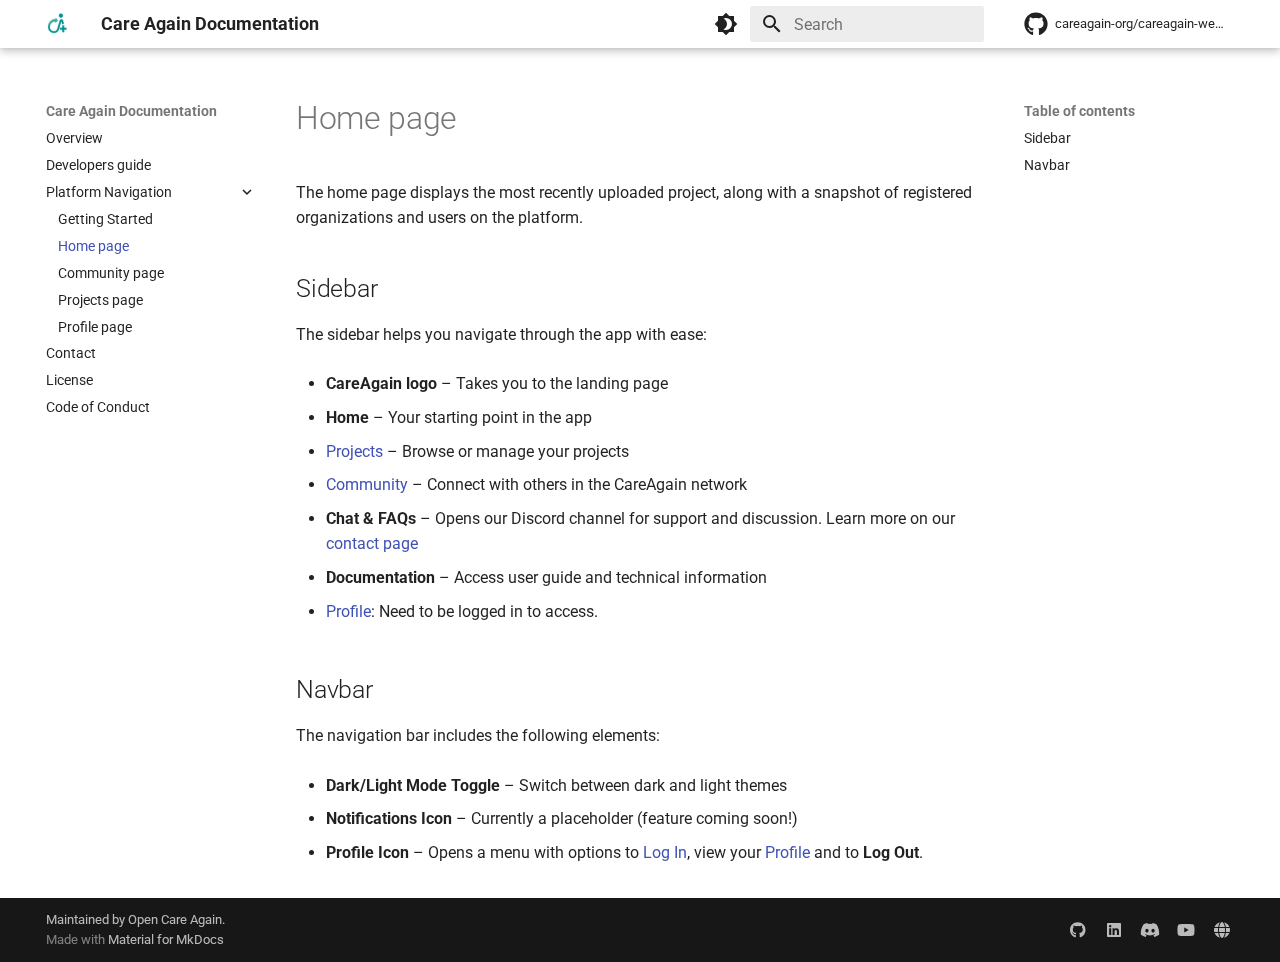
<file: tutorials/home/index.html>
<!doctype html>
<html lang="en" class="no-js">
  <head>
    
      <meta charset="utf-8">
      <meta name="viewport" content="width=device-width,initial-scale=1">
      
        <meta name="description" content="An open-source platform to facilitate access to medical healthware.">
      
      
        <meta name="author" content="Care Again">
      
      
        <link rel="canonical" href="https://careagain-org.github.io/careagain-webapp/tutorials/home/">
      
      
        <link rel="prev" href="../getting_started/">
      
      
        <link rel="next" href="../community/">
      
      
      <link rel="icon" href="../../images/favicon.ico">
      <meta name="generator" content="mkdocs-1.6.1, mkdocs-material-9.6.12">
    
    
      
        <title>Home page - Care Again Documentation</title>
      
    
    
      <link rel="stylesheet" href="../../assets/stylesheets/main.2afb09e1.min.css">
      
        
        <link rel="stylesheet" href="../../assets/stylesheets/palette.06af60db.min.css">
      
      


    
    
      
    
    
      
        
        
        <link rel="preconnect" href="https://fonts.gstatic.com" crossorigin>
        <link rel="stylesheet" href="https://fonts.googleapis.com/css?family=Roboto:300,300i,400,400i,700,700i%7CRoboto+Mono:400,400i,700,700i&display=fallback">
        <style>:root{--md-text-font:"Roboto";--md-code-font:"Roboto Mono"}</style>
      
    
    
      <link rel="stylesheet" href="../../assets/_mkdocstrings.css">
    
    <script>__md_scope=new URL("../..",location),__md_hash=e=>[...e].reduce(((e,_)=>(e<<5)-e+_.charCodeAt(0)),0),__md_get=(e,_=localStorage,t=__md_scope)=>JSON.parse(_.getItem(t.pathname+"."+e)),__md_set=(e,_,t=localStorage,a=__md_scope)=>{try{t.setItem(a.pathname+"."+e,JSON.stringify(_))}catch(e){}}</script>
    
      

    
    
    
  </head>
  
  
    
    
      
    
    
    
    
    <body dir="ltr" data-md-color-scheme="default" data-md-color-primary="white" data-md-color-accent="teal">
  
    
    <input class="md-toggle" data-md-toggle="drawer" type="checkbox" id="__drawer" autocomplete="off">
    <input class="md-toggle" data-md-toggle="search" type="checkbox" id="__search" autocomplete="off">
    <label class="md-overlay" for="__drawer"></label>
    <div data-md-component="skip">
      
        
        <a href="#home-page" class="md-skip">
          Skip to content
        </a>
      
    </div>
    <div data-md-component="announce">
      
    </div>
    
    
      

  

<header class="md-header md-header--shadow" data-md-component="header">
  <nav class="md-header__inner md-grid" aria-label="Header">
    <a href="../.." title="Care Again Documentation" class="md-header__button md-logo" aria-label="Care Again Documentation" data-md-component="logo">
      
  <img src="../../images/logo0.png" alt="logo">

    </a>
    <label class="md-header__button md-icon" for="__drawer">
      
      <svg xmlns="http://www.w3.org/2000/svg" viewBox="0 0 24 24"><path d="M3 6h18v2H3zm0 5h18v2H3zm0 5h18v2H3z"/></svg>
    </label>
    <div class="md-header__title" data-md-component="header-title">
      <div class="md-header__ellipsis">
        <div class="md-header__topic">
          <span class="md-ellipsis">
            Care Again Documentation
          </span>
        </div>
        <div class="md-header__topic" data-md-component="header-topic">
          <span class="md-ellipsis">
            
              Home page
            
          </span>
        </div>
      </div>
    </div>
    
      
        <form class="md-header__option" data-md-component="palette">
  
    
    
    
    <input class="md-option" data-md-color-media="(prefers-color-scheme: light)" data-md-color-scheme="default" data-md-color-primary="white" data-md-color-accent="teal"  aria-label="Switch to dark mode"  type="radio" name="__palette" id="__palette_0">
    
      <label class="md-header__button md-icon" title="Switch to dark mode" for="__palette_1" hidden>
        <svg xmlns="http://www.w3.org/2000/svg" viewBox="0 0 24 24"><path d="M12 18c-.89 0-1.74-.2-2.5-.55C11.56 16.5 13 14.42 13 12s-1.44-4.5-3.5-5.45C10.26 6.2 11.11 6 12 6a6 6 0 0 1 6 6 6 6 0 0 1-6 6m8-9.31V4h-4.69L12 .69 8.69 4H4v4.69L.69 12 4 15.31V20h4.69L12 23.31 15.31 20H20v-4.69L23.31 12z"/></svg>
      </label>
    
  
    
    
    
    <input class="md-option" data-md-color-media="(prefers-color-scheme: dark)" data-md-color-scheme="slate" data-md-color-primary="black" data-md-color-accent="teal"  aria-label="Switch to light mode"  type="radio" name="__palette" id="__palette_1">
    
      <label class="md-header__button md-icon" title="Switch to light mode" for="__palette_0" hidden>
        <svg xmlns="http://www.w3.org/2000/svg" viewBox="0 0 24 24"><path d="M12 18c-.89 0-1.74-.2-2.5-.55C11.56 16.5 13 14.42 13 12s-1.44-4.5-3.5-5.45C10.26 6.2 11.11 6 12 6a6 6 0 0 1 6 6 6 6 0 0 1-6 6m8-9.31V4h-4.69L12 .69 8.69 4H4v4.69L.69 12 4 15.31V20h4.69L12 23.31 15.31 20H20v-4.69L23.31 12z"/></svg>
      </label>
    
  
</form>
      
    
    
      <script>var palette=__md_get("__palette");if(palette&&palette.color){if("(prefers-color-scheme)"===palette.color.media){var media=matchMedia("(prefers-color-scheme: light)"),input=document.querySelector(media.matches?"[data-md-color-media='(prefers-color-scheme: light)']":"[data-md-color-media='(prefers-color-scheme: dark)']");palette.color.media=input.getAttribute("data-md-color-media"),palette.color.scheme=input.getAttribute("data-md-color-scheme"),palette.color.primary=input.getAttribute("data-md-color-primary"),palette.color.accent=input.getAttribute("data-md-color-accent")}for(var[key,value]of Object.entries(palette.color))document.body.setAttribute("data-md-color-"+key,value)}</script>
    
    
    
      
      
        <label class="md-header__button md-icon" for="__search">
          
          <svg xmlns="http://www.w3.org/2000/svg" viewBox="0 0 24 24"><path d="M9.5 3A6.5 6.5 0 0 1 16 9.5c0 1.61-.59 3.09-1.56 4.23l.27.27h.79l5 5-1.5 1.5-5-5v-.79l-.27-.27A6.52 6.52 0 0 1 9.5 16 6.5 6.5 0 0 1 3 9.5 6.5 6.5 0 0 1 9.5 3m0 2C7 5 5 7 5 9.5S7 14 9.5 14 14 12 14 9.5 12 5 9.5 5"/></svg>
        </label>
        <div class="md-search" data-md-component="search" role="dialog">
  <label class="md-search__overlay" for="__search"></label>
  <div class="md-search__inner" role="search">
    <form class="md-search__form" name="search">
      <input type="text" class="md-search__input" name="query" aria-label="Search" placeholder="Search" autocapitalize="off" autocorrect="off" autocomplete="off" spellcheck="false" data-md-component="search-query" required>
      <label class="md-search__icon md-icon" for="__search">
        
        <svg xmlns="http://www.w3.org/2000/svg" viewBox="0 0 24 24"><path d="M9.5 3A6.5 6.5 0 0 1 16 9.5c0 1.61-.59 3.09-1.56 4.23l.27.27h.79l5 5-1.5 1.5-5-5v-.79l-.27-.27A6.52 6.52 0 0 1 9.5 16 6.5 6.5 0 0 1 3 9.5 6.5 6.5 0 0 1 9.5 3m0 2C7 5 5 7 5 9.5S7 14 9.5 14 14 12 14 9.5 12 5 9.5 5"/></svg>
        
        <svg xmlns="http://www.w3.org/2000/svg" viewBox="0 0 24 24"><path d="M20 11v2H8l5.5 5.5-1.42 1.42L4.16 12l7.92-7.92L13.5 5.5 8 11z"/></svg>
      </label>
      <nav class="md-search__options" aria-label="Search">
        
        <button type="reset" class="md-search__icon md-icon" title="Clear" aria-label="Clear" tabindex="-1">
          
          <svg xmlns="http://www.w3.org/2000/svg" viewBox="0 0 24 24"><path d="M19 6.41 17.59 5 12 10.59 6.41 5 5 6.41 10.59 12 5 17.59 6.41 19 12 13.41 17.59 19 19 17.59 13.41 12z"/></svg>
        </button>
      </nav>
      
    </form>
    <div class="md-search__output">
      <div class="md-search__scrollwrap" tabindex="0" data-md-scrollfix>
        <div class="md-search-result" data-md-component="search-result">
          <div class="md-search-result__meta">
            Initializing search
          </div>
          <ol class="md-search-result__list" role="presentation"></ol>
        </div>
      </div>
    </div>
  </div>
</div>
      
    
    
      <div class="md-header__source">
        <a href="https://github.com/careagain-org/careagain-webapp/" title="Go to repository" class="md-source" data-md-component="source">
  <div class="md-source__icon md-icon">
    
    <svg xmlns="http://www.w3.org/2000/svg" viewBox="0 0 496 512"><!--! Font Awesome Free 6.7.2 by @fontawesome - https://fontawesome.com License - https://fontawesome.com/license/free (Icons: CC BY 4.0, Fonts: SIL OFL 1.1, Code: MIT License) Copyright 2024 Fonticons, Inc.--><path d="M165.9 397.4c0 2-2.3 3.6-5.2 3.6-3.3.3-5.6-1.3-5.6-3.6 0-2 2.3-3.6 5.2-3.6 3-.3 5.6 1.3 5.6 3.6m-31.1-4.5c-.7 2 1.3 4.3 4.3 4.9 2.6 1 5.6 0 6.2-2s-1.3-4.3-4.3-5.2c-2.6-.7-5.5.3-6.2 2.3m44.2-1.7c-2.9.7-4.9 2.6-4.6 4.9.3 2 2.9 3.3 5.9 2.6 2.9-.7 4.9-2.6 4.6-4.6-.3-1.9-3-3.2-5.9-2.9M244.8 8C106.1 8 0 113.3 0 252c0 110.9 69.8 205.8 169.5 239.2 12.8 2.3 17.3-5.6 17.3-12.1 0-6.2-.3-40.4-.3-61.4 0 0-70 15-84.7-29.8 0 0-11.4-29.1-27.8-36.6 0 0-22.9-15.7 1.6-15.4 0 0 24.9 2 38.6 25.8 21.9 38.6 58.6 27.5 72.9 20.9 2.3-16 8.8-27.1 16-33.7-55.9-6.2-112.3-14.3-112.3-110.5 0-27.5 7.6-41.3 23.6-58.9-2.6-6.5-11.1-33.3 2.6-67.9 20.9-6.5 69 27 69 27 20-5.6 41.5-8.5 62.8-8.5s42.8 2.9 62.8 8.5c0 0 48.1-33.6 69-27 13.7 34.7 5.2 61.4 2.6 67.9 16 17.7 25.8 31.5 25.8 58.9 0 96.5-58.9 104.2-114.8 110.5 9.2 7.9 17 22.9 17 46.4 0 33.7-.3 75.4-.3 83.6 0 6.5 4.6 14.4 17.3 12.1C428.2 457.8 496 362.9 496 252 496 113.3 383.5 8 244.8 8M97.2 352.9c-1.3 1-1 3.3.7 5.2 1.6 1.6 3.9 2.3 5.2 1 1.3-1 1-3.3-.7-5.2-1.6-1.6-3.9-2.3-5.2-1m-10.8-8.1c-.7 1.3.3 2.9 2.3 3.9 1.6 1 3.6.7 4.3-.7.7-1.3-.3-2.9-2.3-3.9-2-.6-3.6-.3-4.3.7m32.4 35.6c-1.6 1.3-1 4.3 1.3 6.2 2.3 2.3 5.2 2.6 6.5 1 1.3-1.3.7-4.3-1.3-6.2-2.2-2.3-5.2-2.6-6.5-1m-11.4-14.7c-1.6 1-1.6 3.6 0 5.9s4.3 3.3 5.6 2.3c1.6-1.3 1.6-3.9 0-6.2-1.4-2.3-4-3.3-5.6-2"/></svg>
  </div>
  <div class="md-source__repository">
    careagain-org/careagain-webapp/
  </div>
</a>
      </div>
    
  </nav>
  
</header>
    
    <div class="md-container" data-md-component="container">
      
      
        
          
        
      
      <main class="md-main" data-md-component="main">
        <div class="md-main__inner md-grid">
          
            
              
              <div class="md-sidebar md-sidebar--primary" data-md-component="sidebar" data-md-type="navigation" >
                <div class="md-sidebar__scrollwrap">
                  <div class="md-sidebar__inner">
                    



<nav class="md-nav md-nav--primary" aria-label="Navigation" data-md-level="0">
  <label class="md-nav__title" for="__drawer">
    <a href="../.." title="Care Again Documentation" class="md-nav__button md-logo" aria-label="Care Again Documentation" data-md-component="logo">
      
  <img src="../../images/logo0.png" alt="logo">

    </a>
    Care Again Documentation
  </label>
  
    <div class="md-nav__source">
      <a href="https://github.com/careagain-org/careagain-webapp/" title="Go to repository" class="md-source" data-md-component="source">
  <div class="md-source__icon md-icon">
    
    <svg xmlns="http://www.w3.org/2000/svg" viewBox="0 0 496 512"><!--! Font Awesome Free 6.7.2 by @fontawesome - https://fontawesome.com License - https://fontawesome.com/license/free (Icons: CC BY 4.0, Fonts: SIL OFL 1.1, Code: MIT License) Copyright 2024 Fonticons, Inc.--><path d="M165.9 397.4c0 2-2.3 3.6-5.2 3.6-3.3.3-5.6-1.3-5.6-3.6 0-2 2.3-3.6 5.2-3.6 3-.3 5.6 1.3 5.6 3.6m-31.1-4.5c-.7 2 1.3 4.3 4.3 4.9 2.6 1 5.6 0 6.2-2s-1.3-4.3-4.3-5.2c-2.6-.7-5.5.3-6.2 2.3m44.2-1.7c-2.9.7-4.9 2.6-4.6 4.9.3 2 2.9 3.3 5.9 2.6 2.9-.7 4.9-2.6 4.6-4.6-.3-1.9-3-3.2-5.9-2.9M244.8 8C106.1 8 0 113.3 0 252c0 110.9 69.8 205.8 169.5 239.2 12.8 2.3 17.3-5.6 17.3-12.1 0-6.2-.3-40.4-.3-61.4 0 0-70 15-84.7-29.8 0 0-11.4-29.1-27.8-36.6 0 0-22.9-15.7 1.6-15.4 0 0 24.9 2 38.6 25.8 21.9 38.6 58.6 27.5 72.9 20.9 2.3-16 8.8-27.1 16-33.7-55.9-6.2-112.3-14.3-112.3-110.5 0-27.5 7.6-41.3 23.6-58.9-2.6-6.5-11.1-33.3 2.6-67.9 20.9-6.5 69 27 69 27 20-5.6 41.5-8.5 62.8-8.5s42.8 2.9 62.8 8.5c0 0 48.1-33.6 69-27 13.7 34.7 5.2 61.4 2.6 67.9 16 17.7 25.8 31.5 25.8 58.9 0 96.5-58.9 104.2-114.8 110.5 9.2 7.9 17 22.9 17 46.4 0 33.7-.3 75.4-.3 83.6 0 6.5 4.6 14.4 17.3 12.1C428.2 457.8 496 362.9 496 252 496 113.3 383.5 8 244.8 8M97.2 352.9c-1.3 1-1 3.3.7 5.2 1.6 1.6 3.9 2.3 5.2 1 1.3-1 1-3.3-.7-5.2-1.6-1.6-3.9-2.3-5.2-1m-10.8-8.1c-.7 1.3.3 2.9 2.3 3.9 1.6 1 3.6.7 4.3-.7.7-1.3-.3-2.9-2.3-3.9-2-.6-3.6-.3-4.3.7m32.4 35.6c-1.6 1.3-1 4.3 1.3 6.2 2.3 2.3 5.2 2.6 6.5 1 1.3-1.3.7-4.3-1.3-6.2-2.2-2.3-5.2-2.6-6.5-1m-11.4-14.7c-1.6 1-1.6 3.6 0 5.9s4.3 3.3 5.6 2.3c1.6-1.3 1.6-3.9 0-6.2-1.4-2.3-4-3.3-5.6-2"/></svg>
  </div>
  <div class="md-source__repository">
    careagain-org/careagain-webapp/
  </div>
</a>
    </div>
  
  <ul class="md-nav__list" data-md-scrollfix>
    
      
      
  
  
  
  
    <li class="md-nav__item">
      <a href="../.." class="md-nav__link">
        
  
  
  <span class="md-ellipsis">
    Overview
    
  </span>
  

      </a>
    </li>
  

    
      
      
  
  
  
  
    <li class="md-nav__item">
      <a href="../../developers/" class="md-nav__link">
        
  
  
  <span class="md-ellipsis">
    Developers guide
    
  </span>
  

      </a>
    </li>
  

    
      
      
  
  
    
  
  
  
    
    
    
    
    
    <li class="md-nav__item md-nav__item--active md-nav__item--nested">
      
        
        
        <input class="md-nav__toggle md-toggle " type="checkbox" id="__nav_3" checked>
        
          
          <label class="md-nav__link" for="__nav_3" id="__nav_3_label" tabindex="0">
            
  
  
  <span class="md-ellipsis">
    Platform Navigation
    
  </span>
  

            <span class="md-nav__icon md-icon"></span>
          </label>
        
        <nav class="md-nav" data-md-level="1" aria-labelledby="__nav_3_label" aria-expanded="true">
          <label class="md-nav__title" for="__nav_3">
            <span class="md-nav__icon md-icon"></span>
            Platform Navigation
          </label>
          <ul class="md-nav__list" data-md-scrollfix>
            
              
                
  
  
  
  
    <li class="md-nav__item">
      <a href="../getting_started/" class="md-nav__link">
        
  
  
  <span class="md-ellipsis">
    Getting Started
    
  </span>
  

      </a>
    </li>
  

              
            
              
                
  
  
    
  
  
  
    <li class="md-nav__item md-nav__item--active">
      
      <input class="md-nav__toggle md-toggle" type="checkbox" id="__toc">
      
      
        
      
      
        <label class="md-nav__link md-nav__link--active" for="__toc">
          
  
  
  <span class="md-ellipsis">
    Home page
    
  </span>
  

          <span class="md-nav__icon md-icon"></span>
        </label>
      
      <a href="./" class="md-nav__link md-nav__link--active">
        
  
  
  <span class="md-ellipsis">
    Home page
    
  </span>
  

      </a>
      
        

<nav class="md-nav md-nav--secondary" aria-label="Table of contents">
  
  
  
    
  
  
    <label class="md-nav__title" for="__toc">
      <span class="md-nav__icon md-icon"></span>
      Table of contents
    </label>
    <ul class="md-nav__list" data-md-component="toc" data-md-scrollfix>
      
        <li class="md-nav__item">
  <a href="#sidebar" class="md-nav__link">
    <span class="md-ellipsis">
      Sidebar
    </span>
  </a>
  
</li>
      
        <li class="md-nav__item">
  <a href="#navbar" class="md-nav__link">
    <span class="md-ellipsis">
      Navbar
    </span>
  </a>
  
</li>
      
    </ul>
  
</nav>
      
    </li>
  

              
            
              
                
  
  
  
  
    <li class="md-nav__item">
      <a href="../community/" class="md-nav__link">
        
  
  
  <span class="md-ellipsis">
    Community page
    
  </span>
  

      </a>
    </li>
  

              
            
              
                
  
  
  
  
    <li class="md-nav__item">
      <a href="../projects/" class="md-nav__link">
        
  
  
  <span class="md-ellipsis">
    Projects page
    
  </span>
  

      </a>
    </li>
  

              
            
              
                
  
  
  
  
    <li class="md-nav__item">
      <a href="../profile.md" class="md-nav__link">
        
  
  
  <span class="md-ellipsis">
    Profile page
    
  </span>
  

      </a>
    </li>
  

              
            
          </ul>
        </nav>
      
    </li>
  

    
      
      
  
  
  
  
    <li class="md-nav__item">
      <a href="../../contact/" class="md-nav__link">
        
  
  
  <span class="md-ellipsis">
    Contact
    
  </span>
  

      </a>
    </li>
  

    
      
      
  
  
  
  
    <li class="md-nav__item">
      <a href="../../LICENSE/" class="md-nav__link">
        
  
  
  <span class="md-ellipsis">
    License
    
  </span>
  

      </a>
    </li>
  

    
      
      
  
  
  
  
    <li class="md-nav__item">
      <a href="../../CODE_OF_CONDUCT/" class="md-nav__link">
        
  
  
  <span class="md-ellipsis">
    Code of Conduct
    
  </span>
  

      </a>
    </li>
  

    
  </ul>
</nav>
                  </div>
                </div>
              </div>
            
            
              
              <div class="md-sidebar md-sidebar--secondary" data-md-component="sidebar" data-md-type="toc" >
                <div class="md-sidebar__scrollwrap">
                  <div class="md-sidebar__inner">
                    

<nav class="md-nav md-nav--secondary" aria-label="Table of contents">
  
  
  
    
  
  
    <label class="md-nav__title" for="__toc">
      <span class="md-nav__icon md-icon"></span>
      Table of contents
    </label>
    <ul class="md-nav__list" data-md-component="toc" data-md-scrollfix>
      
        <li class="md-nav__item">
  <a href="#sidebar" class="md-nav__link">
    <span class="md-ellipsis">
      Sidebar
    </span>
  </a>
  
</li>
      
        <li class="md-nav__item">
  <a href="#navbar" class="md-nav__link">
    <span class="md-ellipsis">
      Navbar
    </span>
  </a>
  
</li>
      
    </ul>
  
</nav>
                  </div>
                </div>
              </div>
            
          
          
            <div class="md-content" data-md-component="content">
              <article class="md-content__inner md-typeset">
                
                  


  
  


<h1 id="home-page">Home page<a class="headerlink" href="#home-page" title="Permanent link">&para;</a></h1>
<p>The home page displays the most recently uploaded project, along with a snapshot of registered organizations and users on the platform.</p>
<h2 id="sidebar">Sidebar<a class="headerlink" href="#sidebar" title="Permanent link">&para;</a></h2>
<p>The sidebar helps you navigate through the app with ease:</p>
<ul>
<li>
<p><strong>CareAgain logo</strong> – Takes you to the landing page</p>
</li>
<li>
<p><strong>Home</strong> – Your starting point in the app</p>
</li>
<li>
<p><a href="projects">Projects</a> – Browse or manage your projects</p>
</li>
<li>
<p><a href="community">Community</a> – Connect with others in the CareAgain network</p>
</li>
<li>
<p><strong>Chat &amp; FAQs</strong> – Opens our Discord channel for support and discussion. Learn more on our <a href="contact">contact page</a></p>
</li>
<li>
<p><strong>Documentation</strong> – Access user guide and technical information</p>
</li>
<li>
<p><a href="profile">Profile</a>: Need to be logged in to access.</p>
</li>
</ul>
<h2 id="navbar">Navbar<a class="headerlink" href="#navbar" title="Permanent link">&para;</a></h2>
<p>The navigation bar includes the following elements:</p>
<ul>
<li>
<p><strong>Dark/Light Mode Toggle</strong> – Switch between dark and light themes</p>
</li>
<li>
<p><strong>Notifications Icon</strong> – Currently a placeholder (feature coming soon!)</p>
</li>
<li>
<p><strong>Profile Icon</strong> – Opens a menu with options to <a href="getting_started/#log-in">Log In</a>, view your <a href="profile">Profile</a> and to <strong>Log Out</strong>.</p>
</li>
</ul>












                
              </article>
            </div>
          
          
<script>var target=document.getElementById(location.hash.slice(1));target&&target.name&&(target.checked=target.name.startsWith("__tabbed_"))</script>
        </div>
        
      </main>
      
        <footer class="md-footer">
  
  <div class="md-footer-meta md-typeset">
    <div class="md-footer-meta__inner md-grid">
      <div class="md-copyright">
  
    <div class="md-copyright__highlight">
      Maintained by <a href="https://www.opencareagain.org/">Open Care Again</a>.
    </div>
  
  
    Made with
    <a href="https://squidfunk.github.io/mkdocs-material/" target="_blank" rel="noopener">
      Material for MkDocs
    </a>
  
</div>
      
        <div class="md-social">
  
    
    
    
    
      
      
    
    <a href="https://github.com/careagain-org/careagain-webapp/" target="_blank" rel="noopener" title="github.com" class="md-social__link">
      <svg xmlns="http://www.w3.org/2000/svg" viewBox="0 0 496 512"><!--! Font Awesome Free 6.7.2 by @fontawesome - https://fontawesome.com License - https://fontawesome.com/license/free (Icons: CC BY 4.0, Fonts: SIL OFL 1.1, Code: MIT License) Copyright 2024 Fonticons, Inc.--><path d="M165.9 397.4c0 2-2.3 3.6-5.2 3.6-3.3.3-5.6-1.3-5.6-3.6 0-2 2.3-3.6 5.2-3.6 3-.3 5.6 1.3 5.6 3.6m-31.1-4.5c-.7 2 1.3 4.3 4.3 4.9 2.6 1 5.6 0 6.2-2s-1.3-4.3-4.3-5.2c-2.6-.7-5.5.3-6.2 2.3m44.2-1.7c-2.9.7-4.9 2.6-4.6 4.9.3 2 2.9 3.3 5.9 2.6 2.9-.7 4.9-2.6 4.6-4.6-.3-1.9-3-3.2-5.9-2.9M244.8 8C106.1 8 0 113.3 0 252c0 110.9 69.8 205.8 169.5 239.2 12.8 2.3 17.3-5.6 17.3-12.1 0-6.2-.3-40.4-.3-61.4 0 0-70 15-84.7-29.8 0 0-11.4-29.1-27.8-36.6 0 0-22.9-15.7 1.6-15.4 0 0 24.9 2 38.6 25.8 21.9 38.6 58.6 27.5 72.9 20.9 2.3-16 8.8-27.1 16-33.7-55.9-6.2-112.3-14.3-112.3-110.5 0-27.5 7.6-41.3 23.6-58.9-2.6-6.5-11.1-33.3 2.6-67.9 20.9-6.5 69 27 69 27 20-5.6 41.5-8.5 62.8-8.5s42.8 2.9 62.8 8.5c0 0 48.1-33.6 69-27 13.7 34.7 5.2 61.4 2.6 67.9 16 17.7 25.8 31.5 25.8 58.9 0 96.5-58.9 104.2-114.8 110.5 9.2 7.9 17 22.9 17 46.4 0 33.7-.3 75.4-.3 83.6 0 6.5 4.6 14.4 17.3 12.1C428.2 457.8 496 362.9 496 252 496 113.3 383.5 8 244.8 8M97.2 352.9c-1.3 1-1 3.3.7 5.2 1.6 1.6 3.9 2.3 5.2 1 1.3-1 1-3.3-.7-5.2-1.6-1.6-3.9-2.3-5.2-1m-10.8-8.1c-.7 1.3.3 2.9 2.3 3.9 1.6 1 3.6.7 4.3-.7.7-1.3-.3-2.9-2.3-3.9-2-.6-3.6-.3-4.3.7m32.4 35.6c-1.6 1.3-1 4.3 1.3 6.2 2.3 2.3 5.2 2.6 6.5 1 1.3-1.3.7-4.3-1.3-6.2-2.2-2.3-5.2-2.6-6.5-1m-11.4-14.7c-1.6 1-1.6 3.6 0 5.9s4.3 3.3 5.6 2.3c1.6-1.3 1.6-3.9 0-6.2-1.4-2.3-4-3.3-5.6-2"/></svg>
    </a>
  
    
    
    
    
      
      
    
    <a href="https://www.linkedin.com/company/care-again/" target="_blank" rel="noopener" title="www.linkedin.com" class="md-social__link">
      <svg xmlns="http://www.w3.org/2000/svg" viewBox="0 0 448 512"><!--! Font Awesome Free 6.7.2 by @fontawesome - https://fontawesome.com License - https://fontawesome.com/license/free (Icons: CC BY 4.0, Fonts: SIL OFL 1.1, Code: MIT License) Copyright 2024 Fonticons, Inc.--><path d="M416 32H31.9C14.3 32 0 46.5 0 64.3v383.4C0 465.5 14.3 480 31.9 480H416c17.6 0 32-14.5 32-32.3V64.3c0-17.8-14.4-32.3-32-32.3M135.4 416H69V202.2h66.5V416zm-33.2-243c-21.3 0-38.5-17.3-38.5-38.5S80.9 96 102.2 96c21.2 0 38.5 17.3 38.5 38.5 0 21.3-17.2 38.5-38.5 38.5m282.1 243h-66.4V312c0-24.8-.5-56.7-34.5-56.7-34.6 0-39.9 27-39.9 54.9V416h-66.4V202.2h63.7v29.2h.9c8.9-16.8 30.6-34.5 62.9-34.5 67.2 0 79.7 44.3 79.7 101.9z"/></svg>
    </a>
  
    
    
    
    
      
      
    
    <a href="https://discord.gg/8J6Y5v3" target="_blank" rel="noopener" title="discord.gg" class="md-social__link">
      <svg xmlns="http://www.w3.org/2000/svg" viewBox="0 0 640 512"><!--! Font Awesome Free 6.7.2 by @fontawesome - https://fontawesome.com License - https://fontawesome.com/license/free (Icons: CC BY 4.0, Fonts: SIL OFL 1.1, Code: MIT License) Copyright 2024 Fonticons, Inc.--><path d="M524.531 69.836a1.5 1.5 0 0 0-.764-.7A485 485 0 0 0 404.081 32.03a1.82 1.82 0 0 0-1.923.91 338 338 0 0 0-14.9 30.6 447.9 447.9 0 0 0-134.426 0 310 310 0 0 0-15.135-30.6 1.89 1.89 0 0 0-1.924-.91 483.7 483.7 0 0 0-119.688 37.107 1.7 1.7 0 0 0-.788.676C39.068 183.651 18.186 294.69 28.43 404.354a2.02 2.02 0 0 0 .765 1.375 487.7 487.7 0 0 0 146.825 74.189 1.9 1.9 0 0 0 2.063-.676A348 348 0 0 0 208.12 430.4a1.86 1.86 0 0 0-1.019-2.588 321 321 0 0 1-45.868-21.853 1.885 1.885 0 0 1-.185-3.126 251 251 0 0 0 9.109-7.137 1.82 1.82 0 0 1 1.9-.256c96.229 43.917 200.41 43.917 295.5 0a1.81 1.81 0 0 1 1.924.233 235 235 0 0 0 9.132 7.16 1.884 1.884 0 0 1-.162 3.126 301.4 301.4 0 0 1-45.89 21.83 1.875 1.875 0 0 0-1 2.611 391 391 0 0 0 30.014 48.815 1.86 1.86 0 0 0 2.063.7A486 486 0 0 0 610.7 405.729a1.88 1.88 0 0 0 .765-1.352c12.264-126.783-20.532-236.912-86.934-334.541M222.491 337.58c-28.972 0-52.844-26.587-52.844-59.239s23.409-59.241 52.844-59.241c29.665 0 53.306 26.82 52.843 59.239 0 32.654-23.41 59.241-52.843 59.241m195.38 0c-28.971 0-52.843-26.587-52.843-59.239s23.409-59.241 52.843-59.241c29.667 0 53.307 26.82 52.844 59.239 0 32.654-23.177 59.241-52.844 59.241"/></svg>
    </a>
  
    
    
    
    
      
      
    
    <a href="https://www.youtube.com/@careagain" target="_blank" rel="noopener" title="www.youtube.com" class="md-social__link">
      <svg xmlns="http://www.w3.org/2000/svg" viewBox="0 0 576 512"><!--! Font Awesome Free 6.7.2 by @fontawesome - https://fontawesome.com License - https://fontawesome.com/license/free (Icons: CC BY 4.0, Fonts: SIL OFL 1.1, Code: MIT License) Copyright 2024 Fonticons, Inc.--><path d="M549.655 124.083c-6.281-23.65-24.787-42.276-48.284-48.597C458.781 64 288 64 288 64S117.22 64 74.629 75.486c-23.497 6.322-42.003 24.947-48.284 48.597-11.412 42.867-11.412 132.305-11.412 132.305s0 89.438 11.412 132.305c6.281 23.65 24.787 41.5 48.284 47.821C117.22 448 288 448 288 448s170.78 0 213.371-11.486c23.497-6.321 42.003-24.171 48.284-47.821 11.412-42.867 11.412-132.305 11.412-132.305s0-89.438-11.412-132.305m-317.51 213.508V175.185l142.739 81.205z"/></svg>
    </a>
  
    
    
    
    
      
      
    
    <a href="https://www.opencareagain.org/" target="_blank" rel="noopener" title="www.opencareagain.org" class="md-social__link">
      <svg xmlns="http://www.w3.org/2000/svg" viewBox="0 0 512 512"><!--! Font Awesome Free 6.7.2 by @fontawesome - https://fontawesome.com License - https://fontawesome.com/license/free (Icons: CC BY 4.0, Fonts: SIL OFL 1.1, Code: MIT License) Copyright 2024 Fonticons, Inc.--><path d="M352 256c0 22.2-1.2 43.6-3.3 64H163.4c-2.2-20.4-3.3-41.8-3.3-64s1.2-43.6 3.3-64h185.3c2.2 20.4 3.3 41.8 3.3 64m28.8-64h123.1c5.3 20.5 8.1 41.9 8.1 64s-2.8 43.5-8.1 64H380.8c2.1-20.6 3.2-42 3.2-64s-1.1-43.4-3.2-64m112.6-32H376.7c-10-63.9-29.8-117.4-55.3-151.6 78.3 20.7 142 77.5 171.9 151.6zm-149.1 0H167.7c6.1-36.4 15.5-68.6 27-94.7 10.5-23.6 22.2-40.7 33.5-51.5C239.4 3.2 248.7 0 256 0s16.6 3.2 27.8 13.8c11.3 10.8 23 27.9 33.5 51.5 11.6 26 20.9 58.2 27 94.7m-209 0H18.6c30-74.1 93.6-130.9 172-151.6-25.5 34.2-45.3 87.7-55.3 151.6M8.1 192h123.1c-2.1 20.6-3.2 42-3.2 64s1.1 43.4 3.2 64H8.1C2.8 299.5 0 278.1 0 256s2.8-43.5 8.1-64m186.6 254.6c-11.6-26-20.9-58.2-27-94.6h176.6c-6.1 36.4-15.5 68.6-27 94.6-10.5 23.6-22.2 40.7-33.5 51.5-11.2 10.7-20.5 13.9-27.8 13.9s-16.6-3.2-27.8-13.8c-11.3-10.8-23-27.9-33.5-51.5zM135.3 352c10 63.9 29.8 117.4 55.3 151.6-78.4-20.7-142-77.5-172-151.6zm358.1 0c-30 74.1-93.6 130.9-171.9 151.6 25.5-34.2 45.2-87.7 55.3-151.6h116.7z"/></svg>
    </a>
  
</div>
      
    </div>
  </div>
</footer>
      
    </div>
    <div class="md-dialog" data-md-component="dialog">
      <div class="md-dialog__inner md-typeset"></div>
    </div>
    
    
    
      
      <script id="__config" type="application/json">{"base": "../..", "features": ["content.code.copy"], "search": "../../assets/javascripts/workers/search.f8cc74c7.min.js", "tags": null, "translations": {"clipboard.copied": "Copied to clipboard", "clipboard.copy": "Copy to clipboard", "search.result.more.one": "1 more on this page", "search.result.more.other": "# more on this page", "search.result.none": "No matching documents", "search.result.one": "1 matching document", "search.result.other": "# matching documents", "search.result.placeholder": "Type to start searching", "search.result.term.missing": "Missing", "select.version": "Select version"}, "version": null}</script>
    
    
      <script src="../../assets/javascripts/bundle.c8b220af.min.js"></script>
      
    
  </body>
</html>
</file>
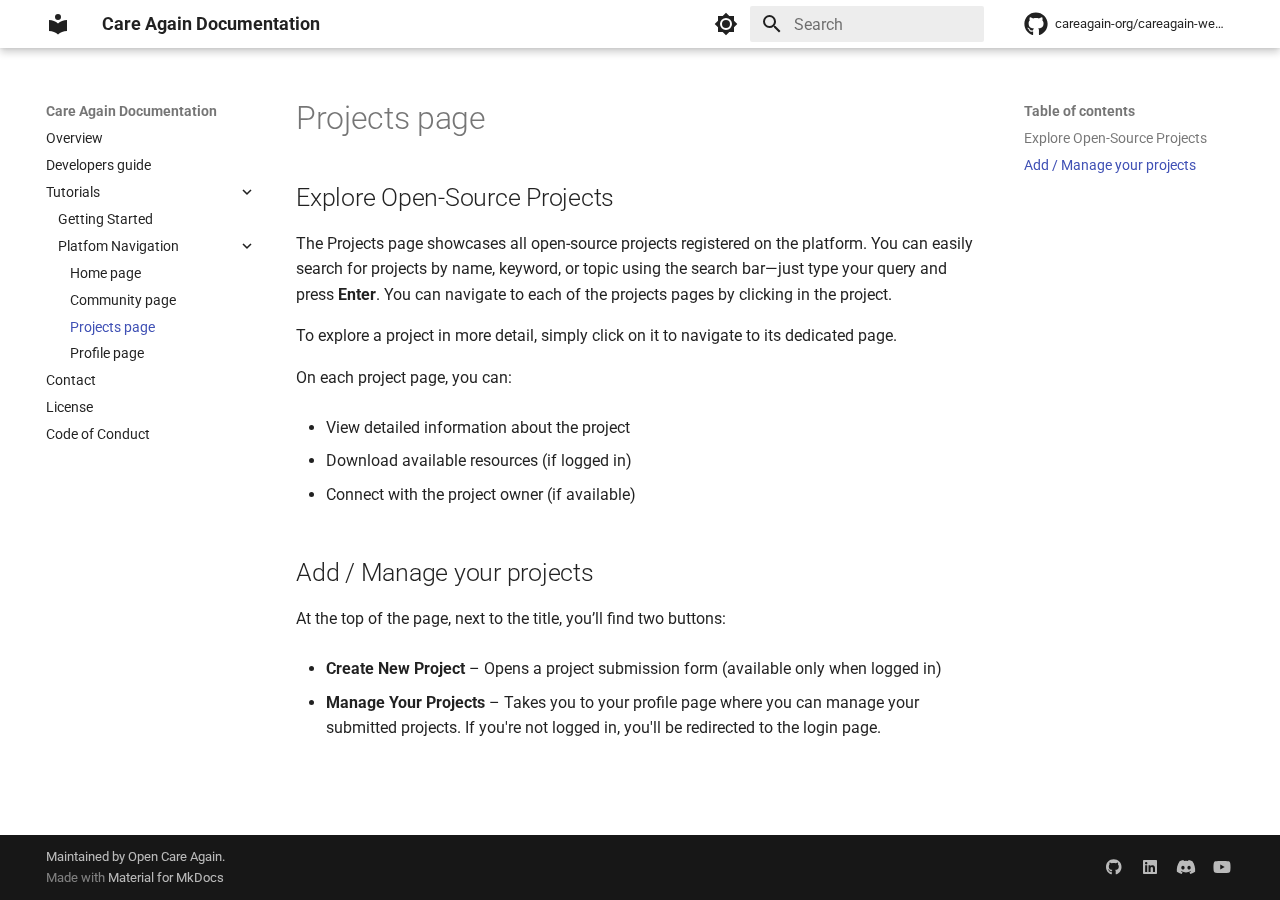
<file: tutorials/projects/index.html>
<!doctype html>
<html lang="en" class="no-js">
  <head>
    
      <meta charset="utf-8">
      <meta name="viewport" content="width=device-width,initial-scale=1">
      
        <meta name="description" content="An open-source platform to facilitate access to medical healthware.">
      
      
        <meta name="author" content="Care Again">
      
      
        <link rel="canonical" href="https://careagain-org.github.io/careagain-webapp/tutorials/projects/">
      
      
        <link rel="prev" href="../community/">
      
      
        <link rel="next" href="../../contact/">
      
      
      <link rel="icon" href="../../assets/images/favicon.png">
      <meta name="generator" content="mkdocs-1.6.1, mkdocs-material-9.6.12">
    
    
      
        <title>Projects page - Care Again Documentation</title>
      
    
    
      <link rel="stylesheet" href="../../assets/stylesheets/main.2afb09e1.min.css">
      
        
        <link rel="stylesheet" href="../../assets/stylesheets/palette.06af60db.min.css">
      
      


    
    
      
    
    
      
        
        
        <link rel="preconnect" href="https://fonts.gstatic.com" crossorigin>
        <link rel="stylesheet" href="https://fonts.googleapis.com/css?family=Roboto:300,300i,400,400i,700,700i%7CRoboto+Mono:400,400i,700,700i&display=fallback">
        <style>:root{--md-text-font:"Roboto";--md-code-font:"Roboto Mono"}</style>
      
    
    
      <link rel="stylesheet" href="../../assets/_mkdocstrings.css">
    
    <script>__md_scope=new URL("../..",location),__md_hash=e=>[...e].reduce(((e,_)=>(e<<5)-e+_.charCodeAt(0)),0),__md_get=(e,_=localStorage,t=__md_scope)=>JSON.parse(_.getItem(t.pathname+"."+e)),__md_set=(e,_,t=localStorage,a=__md_scope)=>{try{t.setItem(a.pathname+"."+e,JSON.stringify(_))}catch(e){}}</script>
    
      

    
    
    
  </head>
  
  
    
    
      
    
    
    
    
    <body dir="ltr" data-md-color-scheme="default" data-md-color-primary="white" data-md-color-accent="deep-orange">
  
    
    <input class="md-toggle" data-md-toggle="drawer" type="checkbox" id="__drawer" autocomplete="off">
    <input class="md-toggle" data-md-toggle="search" type="checkbox" id="__search" autocomplete="off">
    <label class="md-overlay" for="__drawer"></label>
    <div data-md-component="skip">
      
        
        <a href="#projects-page" class="md-skip">
          Skip to content
        </a>
      
    </div>
    <div data-md-component="announce">
      
    </div>
    
    
      

  

<header class="md-header md-header--shadow" data-md-component="header">
  <nav class="md-header__inner md-grid" aria-label="Header">
    <a href="../.." title="Care Again Documentation" class="md-header__button md-logo" aria-label="Care Again Documentation" data-md-component="logo">
      
  
  <svg xmlns="http://www.w3.org/2000/svg" viewBox="0 0 24 24"><path d="M12 8a3 3 0 0 0 3-3 3 3 0 0 0-3-3 3 3 0 0 0-3 3 3 3 0 0 0 3 3m0 3.54C9.64 9.35 6.5 8 3 8v11c3.5 0 6.64 1.35 9 3.54 2.36-2.19 5.5-3.54 9-3.54V8c-3.5 0-6.64 1.35-9 3.54"/></svg>

    </a>
    <label class="md-header__button md-icon" for="__drawer">
      
      <svg xmlns="http://www.w3.org/2000/svg" viewBox="0 0 24 24"><path d="M3 6h18v2H3zm0 5h18v2H3zm0 5h18v2H3z"/></svg>
    </label>
    <div class="md-header__title" data-md-component="header-title">
      <div class="md-header__ellipsis">
        <div class="md-header__topic">
          <span class="md-ellipsis">
            Care Again Documentation
          </span>
        </div>
        <div class="md-header__topic" data-md-component="header-topic">
          <span class="md-ellipsis">
            
              Projects page
            
          </span>
        </div>
      </div>
    </div>
    
      
        <form class="md-header__option" data-md-component="palette">
  
    
    
    
    <input class="md-option" data-md-color-media="(prefers-color-scheme: light)" data-md-color-scheme="default" data-md-color-primary="white" data-md-color-accent="deep-orange"  aria-label="Switch to dark mode"  type="radio" name="__palette" id="__palette_0">
    
      <label class="md-header__button md-icon" title="Switch to dark mode" for="__palette_1" hidden>
        <svg xmlns="http://www.w3.org/2000/svg" viewBox="0 0 24 24"><path d="M12 8a4 4 0 0 0-4 4 4 4 0 0 0 4 4 4 4 0 0 0 4-4 4 4 0 0 0-4-4m0 10a6 6 0 0 1-6-6 6 6 0 0 1 6-6 6 6 0 0 1 6 6 6 6 0 0 1-6 6m8-9.31V4h-4.69L12 .69 8.69 4H4v4.69L.69 12 4 15.31V20h4.69L12 23.31 15.31 20H20v-4.69L23.31 12z"/></svg>
      </label>
    
  
    
    
    
    <input class="md-option" data-md-color-media="(prefers-color-scheme: dark)" data-md-color-scheme="slate" data-md-color-primary="black" data-md-color-accent="deep-orange"  aria-label="Switch to light mode"  type="radio" name="__palette" id="__palette_1">
    
      <label class="md-header__button md-icon" title="Switch to light mode" for="__palette_0" hidden>
        <svg xmlns="http://www.w3.org/2000/svg" viewBox="0 0 24 24"><path d="M12 18c-.89 0-1.74-.2-2.5-.55C11.56 16.5 13 14.42 13 12s-1.44-4.5-3.5-5.45C10.26 6.2 11.11 6 12 6a6 6 0 0 1 6 6 6 6 0 0 1-6 6m8-9.31V4h-4.69L12 .69 8.69 4H4v4.69L.69 12 4 15.31V20h4.69L12 23.31 15.31 20H20v-4.69L23.31 12z"/></svg>
      </label>
    
  
</form>
      
    
    
      <script>var palette=__md_get("__palette");if(palette&&palette.color){if("(prefers-color-scheme)"===palette.color.media){var media=matchMedia("(prefers-color-scheme: light)"),input=document.querySelector(media.matches?"[data-md-color-media='(prefers-color-scheme: light)']":"[data-md-color-media='(prefers-color-scheme: dark)']");palette.color.media=input.getAttribute("data-md-color-media"),palette.color.scheme=input.getAttribute("data-md-color-scheme"),palette.color.primary=input.getAttribute("data-md-color-primary"),palette.color.accent=input.getAttribute("data-md-color-accent")}for(var[key,value]of Object.entries(palette.color))document.body.setAttribute("data-md-color-"+key,value)}</script>
    
    
    
      
      
        <label class="md-header__button md-icon" for="__search">
          
          <svg xmlns="http://www.w3.org/2000/svg" viewBox="0 0 24 24"><path d="M9.5 3A6.5 6.5 0 0 1 16 9.5c0 1.61-.59 3.09-1.56 4.23l.27.27h.79l5 5-1.5 1.5-5-5v-.79l-.27-.27A6.52 6.52 0 0 1 9.5 16 6.5 6.5 0 0 1 3 9.5 6.5 6.5 0 0 1 9.5 3m0 2C7 5 5 7 5 9.5S7 14 9.5 14 14 12 14 9.5 12 5 9.5 5"/></svg>
        </label>
        <div class="md-search" data-md-component="search" role="dialog">
  <label class="md-search__overlay" for="__search"></label>
  <div class="md-search__inner" role="search">
    <form class="md-search__form" name="search">
      <input type="text" class="md-search__input" name="query" aria-label="Search" placeholder="Search" autocapitalize="off" autocorrect="off" autocomplete="off" spellcheck="false" data-md-component="search-query" required>
      <label class="md-search__icon md-icon" for="__search">
        
        <svg xmlns="http://www.w3.org/2000/svg" viewBox="0 0 24 24"><path d="M9.5 3A6.5 6.5 0 0 1 16 9.5c0 1.61-.59 3.09-1.56 4.23l.27.27h.79l5 5-1.5 1.5-5-5v-.79l-.27-.27A6.52 6.52 0 0 1 9.5 16 6.5 6.5 0 0 1 3 9.5 6.5 6.5 0 0 1 9.5 3m0 2C7 5 5 7 5 9.5S7 14 9.5 14 14 12 14 9.5 12 5 9.5 5"/></svg>
        
        <svg xmlns="http://www.w3.org/2000/svg" viewBox="0 0 24 24"><path d="M20 11v2H8l5.5 5.5-1.42 1.42L4.16 12l7.92-7.92L13.5 5.5 8 11z"/></svg>
      </label>
      <nav class="md-search__options" aria-label="Search">
        
        <button type="reset" class="md-search__icon md-icon" title="Clear" aria-label="Clear" tabindex="-1">
          
          <svg xmlns="http://www.w3.org/2000/svg" viewBox="0 0 24 24"><path d="M19 6.41 17.59 5 12 10.59 6.41 5 5 6.41 10.59 12 5 17.59 6.41 19 12 13.41 17.59 19 19 17.59 13.41 12z"/></svg>
        </button>
      </nav>
      
    </form>
    <div class="md-search__output">
      <div class="md-search__scrollwrap" tabindex="0" data-md-scrollfix>
        <div class="md-search-result" data-md-component="search-result">
          <div class="md-search-result__meta">
            Initializing search
          </div>
          <ol class="md-search-result__list" role="presentation"></ol>
        </div>
      </div>
    </div>
  </div>
</div>
      
    
    
      <div class="md-header__source">
        <a href="https://github.com/careagain-org/careagain-webapp/" title="Go to repository" class="md-source" data-md-component="source">
  <div class="md-source__icon md-icon">
    
    <svg xmlns="http://www.w3.org/2000/svg" viewBox="0 0 496 512"><!--! Font Awesome Free 6.7.2 by @fontawesome - https://fontawesome.com License - https://fontawesome.com/license/free (Icons: CC BY 4.0, Fonts: SIL OFL 1.1, Code: MIT License) Copyright 2024 Fonticons, Inc.--><path d="M165.9 397.4c0 2-2.3 3.6-5.2 3.6-3.3.3-5.6-1.3-5.6-3.6 0-2 2.3-3.6 5.2-3.6 3-.3 5.6 1.3 5.6 3.6m-31.1-4.5c-.7 2 1.3 4.3 4.3 4.9 2.6 1 5.6 0 6.2-2s-1.3-4.3-4.3-5.2c-2.6-.7-5.5.3-6.2 2.3m44.2-1.7c-2.9.7-4.9 2.6-4.6 4.9.3 2 2.9 3.3 5.9 2.6 2.9-.7 4.9-2.6 4.6-4.6-.3-1.9-3-3.2-5.9-2.9M244.8 8C106.1 8 0 113.3 0 252c0 110.9 69.8 205.8 169.5 239.2 12.8 2.3 17.3-5.6 17.3-12.1 0-6.2-.3-40.4-.3-61.4 0 0-70 15-84.7-29.8 0 0-11.4-29.1-27.8-36.6 0 0-22.9-15.7 1.6-15.4 0 0 24.9 2 38.6 25.8 21.9 38.6 58.6 27.5 72.9 20.9 2.3-16 8.8-27.1 16-33.7-55.9-6.2-112.3-14.3-112.3-110.5 0-27.5 7.6-41.3 23.6-58.9-2.6-6.5-11.1-33.3 2.6-67.9 20.9-6.5 69 27 69 27 20-5.6 41.5-8.5 62.8-8.5s42.8 2.9 62.8 8.5c0 0 48.1-33.6 69-27 13.7 34.7 5.2 61.4 2.6 67.9 16 17.7 25.8 31.5 25.8 58.9 0 96.5-58.9 104.2-114.8 110.5 9.2 7.9 17 22.9 17 46.4 0 33.7-.3 75.4-.3 83.6 0 6.5 4.6 14.4 17.3 12.1C428.2 457.8 496 362.9 496 252 496 113.3 383.5 8 244.8 8M97.2 352.9c-1.3 1-1 3.3.7 5.2 1.6 1.6 3.9 2.3 5.2 1 1.3-1 1-3.3-.7-5.2-1.6-1.6-3.9-2.3-5.2-1m-10.8-8.1c-.7 1.3.3 2.9 2.3 3.9 1.6 1 3.6.7 4.3-.7.7-1.3-.3-2.9-2.3-3.9-2-.6-3.6-.3-4.3.7m32.4 35.6c-1.6 1.3-1 4.3 1.3 6.2 2.3 2.3 5.2 2.6 6.5 1 1.3-1.3.7-4.3-1.3-6.2-2.2-2.3-5.2-2.6-6.5-1m-11.4-14.7c-1.6 1-1.6 3.6 0 5.9s4.3 3.3 5.6 2.3c1.6-1.3 1.6-3.9 0-6.2-1.4-2.3-4-3.3-5.6-2"/></svg>
  </div>
  <div class="md-source__repository">
    careagain-org/careagain-webapp/
  </div>
</a>
      </div>
    
  </nav>
  
</header>
    
    <div class="md-container" data-md-component="container">
      
      
        
          
        
      
      <main class="md-main" data-md-component="main">
        <div class="md-main__inner md-grid">
          
            
              
              <div class="md-sidebar md-sidebar--primary" data-md-component="sidebar" data-md-type="navigation" >
                <div class="md-sidebar__scrollwrap">
                  <div class="md-sidebar__inner">
                    



<nav class="md-nav md-nav--primary" aria-label="Navigation" data-md-level="0">
  <label class="md-nav__title" for="__drawer">
    <a href="../.." title="Care Again Documentation" class="md-nav__button md-logo" aria-label="Care Again Documentation" data-md-component="logo">
      
  
  <svg xmlns="http://www.w3.org/2000/svg" viewBox="0 0 24 24"><path d="M12 8a3 3 0 0 0 3-3 3 3 0 0 0-3-3 3 3 0 0 0-3 3 3 3 0 0 0 3 3m0 3.54C9.64 9.35 6.5 8 3 8v11c3.5 0 6.64 1.35 9 3.54 2.36-2.19 5.5-3.54 9-3.54V8c-3.5 0-6.64 1.35-9 3.54"/></svg>

    </a>
    Care Again Documentation
  </label>
  
    <div class="md-nav__source">
      <a href="https://github.com/careagain-org/careagain-webapp/" title="Go to repository" class="md-source" data-md-component="source">
  <div class="md-source__icon md-icon">
    
    <svg xmlns="http://www.w3.org/2000/svg" viewBox="0 0 496 512"><!--! Font Awesome Free 6.7.2 by @fontawesome - https://fontawesome.com License - https://fontawesome.com/license/free (Icons: CC BY 4.0, Fonts: SIL OFL 1.1, Code: MIT License) Copyright 2024 Fonticons, Inc.--><path d="M165.9 397.4c0 2-2.3 3.6-5.2 3.6-3.3.3-5.6-1.3-5.6-3.6 0-2 2.3-3.6 5.2-3.6 3-.3 5.6 1.3 5.6 3.6m-31.1-4.5c-.7 2 1.3 4.3 4.3 4.9 2.6 1 5.6 0 6.2-2s-1.3-4.3-4.3-5.2c-2.6-.7-5.5.3-6.2 2.3m44.2-1.7c-2.9.7-4.9 2.6-4.6 4.9.3 2 2.9 3.3 5.9 2.6 2.9-.7 4.9-2.6 4.6-4.6-.3-1.9-3-3.2-5.9-2.9M244.8 8C106.1 8 0 113.3 0 252c0 110.9 69.8 205.8 169.5 239.2 12.8 2.3 17.3-5.6 17.3-12.1 0-6.2-.3-40.4-.3-61.4 0 0-70 15-84.7-29.8 0 0-11.4-29.1-27.8-36.6 0 0-22.9-15.7 1.6-15.4 0 0 24.9 2 38.6 25.8 21.9 38.6 58.6 27.5 72.9 20.9 2.3-16 8.8-27.1 16-33.7-55.9-6.2-112.3-14.3-112.3-110.5 0-27.5 7.6-41.3 23.6-58.9-2.6-6.5-11.1-33.3 2.6-67.9 20.9-6.5 69 27 69 27 20-5.6 41.5-8.5 62.8-8.5s42.8 2.9 62.8 8.5c0 0 48.1-33.6 69-27 13.7 34.7 5.2 61.4 2.6 67.9 16 17.7 25.8 31.5 25.8 58.9 0 96.5-58.9 104.2-114.8 110.5 9.2 7.9 17 22.9 17 46.4 0 33.7-.3 75.4-.3 83.6 0 6.5 4.6 14.4 17.3 12.1C428.2 457.8 496 362.9 496 252 496 113.3 383.5 8 244.8 8M97.2 352.9c-1.3 1-1 3.3.7 5.2 1.6 1.6 3.9 2.3 5.2 1 1.3-1 1-3.3-.7-5.2-1.6-1.6-3.9-2.3-5.2-1m-10.8-8.1c-.7 1.3.3 2.9 2.3 3.9 1.6 1 3.6.7 4.3-.7.7-1.3-.3-2.9-2.3-3.9-2-.6-3.6-.3-4.3.7m32.4 35.6c-1.6 1.3-1 4.3 1.3 6.2 2.3 2.3 5.2 2.6 6.5 1 1.3-1.3.7-4.3-1.3-6.2-2.2-2.3-5.2-2.6-6.5-1m-11.4-14.7c-1.6 1-1.6 3.6 0 5.9s4.3 3.3 5.6 2.3c1.6-1.3 1.6-3.9 0-6.2-1.4-2.3-4-3.3-5.6-2"/></svg>
  </div>
  <div class="md-source__repository">
    careagain-org/careagain-webapp/
  </div>
</a>
    </div>
  
  <ul class="md-nav__list" data-md-scrollfix>
    
      
      
  
  
  
  
    <li class="md-nav__item">
      <a href="../.." class="md-nav__link">
        
  
  
  <span class="md-ellipsis">
    Overview
    
  </span>
  

      </a>
    </li>
  

    
      
      
  
  
  
  
    <li class="md-nav__item">
      <a href="../../developers/" class="md-nav__link">
        
  
  
  <span class="md-ellipsis">
    Developers guide
    
  </span>
  

      </a>
    </li>
  

    
      
      
  
  
    
  
  
  
    
    
    
    
    
    <li class="md-nav__item md-nav__item--active md-nav__item--nested">
      
        
        
        <input class="md-nav__toggle md-toggle " type="checkbox" id="__nav_3" checked>
        
          
          <label class="md-nav__link" for="__nav_3" id="__nav_3_label" tabindex="0">
            
  
  
  <span class="md-ellipsis">
    Tutorials
    
  </span>
  

            <span class="md-nav__icon md-icon"></span>
          </label>
        
        <nav class="md-nav" data-md-level="1" aria-labelledby="__nav_3_label" aria-expanded="true">
          <label class="md-nav__title" for="__nav_3">
            <span class="md-nav__icon md-icon"></span>
            Tutorials
          </label>
          <ul class="md-nav__list" data-md-scrollfix>
            
              
                
  
  
  
  
    <li class="md-nav__item">
      <a href="../getting_started/" class="md-nav__link">
        
  
  
  <span class="md-ellipsis">
    Getting Started
    
  </span>
  

      </a>
    </li>
  

              
            
              
                
  
  
    
  
  
  
    
    
    
    
    
    <li class="md-nav__item md-nav__item--active md-nav__item--nested">
      
        
        
        <input class="md-nav__toggle md-toggle " type="checkbox" id="__nav_3_2" checked>
        
          
          <label class="md-nav__link" for="__nav_3_2" id="__nav_3_2_label" tabindex="0">
            
  
  
  <span class="md-ellipsis">
    Platfom Navigation
    
  </span>
  

            <span class="md-nav__icon md-icon"></span>
          </label>
        
        <nav class="md-nav" data-md-level="2" aria-labelledby="__nav_3_2_label" aria-expanded="true">
          <label class="md-nav__title" for="__nav_3_2">
            <span class="md-nav__icon md-icon"></span>
            Platfom Navigation
          </label>
          <ul class="md-nav__list" data-md-scrollfix>
            
              
                
  
  
  
  
    <li class="md-nav__item">
      <a href="../home/" class="md-nav__link">
        
  
  
  <span class="md-ellipsis">
    Home page
    
  </span>
  

      </a>
    </li>
  

              
            
              
                
  
  
  
  
    <li class="md-nav__item">
      <a href="../community/" class="md-nav__link">
        
  
  
  <span class="md-ellipsis">
    Community page
    
  </span>
  

      </a>
    </li>
  

              
            
              
                
  
  
    
  
  
  
    <li class="md-nav__item md-nav__item--active">
      
      <input class="md-nav__toggle md-toggle" type="checkbox" id="__toc">
      
      
        
      
      
        <label class="md-nav__link md-nav__link--active" for="__toc">
          
  
  
  <span class="md-ellipsis">
    Projects page
    
  </span>
  

          <span class="md-nav__icon md-icon"></span>
        </label>
      
      <a href="./" class="md-nav__link md-nav__link--active">
        
  
  
  <span class="md-ellipsis">
    Projects page
    
  </span>
  

      </a>
      
        

<nav class="md-nav md-nav--secondary" aria-label="Table of contents">
  
  
  
    
  
  
    <label class="md-nav__title" for="__toc">
      <span class="md-nav__icon md-icon"></span>
      Table of contents
    </label>
    <ul class="md-nav__list" data-md-component="toc" data-md-scrollfix>
      
        <li class="md-nav__item">
  <a href="#explore-open-source-projects" class="md-nav__link">
    <span class="md-ellipsis">
      Explore Open-Source Projects
    </span>
  </a>
  
</li>
      
        <li class="md-nav__item">
  <a href="#add-manage-your-projects" class="md-nav__link">
    <span class="md-ellipsis">
      Add / Manage your projects
    </span>
  </a>
  
</li>
      
    </ul>
  
</nav>
      
    </li>
  

              
            
              
                
  
  
  
  
    <li class="md-nav__item">
      <a href="../profile.md" class="md-nav__link">
        
  
  
  <span class="md-ellipsis">
    Profile page
    
  </span>
  

      </a>
    </li>
  

              
            
          </ul>
        </nav>
      
    </li>
  

              
            
          </ul>
        </nav>
      
    </li>
  

    
      
      
  
  
  
  
    <li class="md-nav__item">
      <a href="../../contact/" class="md-nav__link">
        
  
  
  <span class="md-ellipsis">
    Contact
    
  </span>
  

      </a>
    </li>
  

    
      
      
  
  
  
  
    <li class="md-nav__item">
      <a href="../../LICENSE.md" class="md-nav__link">
        
  
  
  <span class="md-ellipsis">
    License
    
  </span>
  

      </a>
    </li>
  

    
      
      
  
  
  
  
    <li class="md-nav__item">
      <a href="../../CODE_OF_CONDUCT.md" class="md-nav__link">
        
  
  
  <span class="md-ellipsis">
    Code of Conduct
    
  </span>
  

      </a>
    </li>
  

    
  </ul>
</nav>
                  </div>
                </div>
              </div>
            
            
              
              <div class="md-sidebar md-sidebar--secondary" data-md-component="sidebar" data-md-type="toc" >
                <div class="md-sidebar__scrollwrap">
                  <div class="md-sidebar__inner">
                    

<nav class="md-nav md-nav--secondary" aria-label="Table of contents">
  
  
  
    
  
  
    <label class="md-nav__title" for="__toc">
      <span class="md-nav__icon md-icon"></span>
      Table of contents
    </label>
    <ul class="md-nav__list" data-md-component="toc" data-md-scrollfix>
      
        <li class="md-nav__item">
  <a href="#explore-open-source-projects" class="md-nav__link">
    <span class="md-ellipsis">
      Explore Open-Source Projects
    </span>
  </a>
  
</li>
      
        <li class="md-nav__item">
  <a href="#add-manage-your-projects" class="md-nav__link">
    <span class="md-ellipsis">
      Add / Manage your projects
    </span>
  </a>
  
</li>
      
    </ul>
  
</nav>
                  </div>
                </div>
              </div>
            
          
          
            <div class="md-content" data-md-component="content">
              <article class="md-content__inner md-typeset">
                
                  


  
  


<h1 id="projects-page">Projects page<a class="headerlink" href="#projects-page" title="Permanent link">&para;</a></h1>
<h2 id="explore-open-source-projects">Explore Open-Source Projects<a class="headerlink" href="#explore-open-source-projects" title="Permanent link">&para;</a></h2>
<p>The Projects page showcases all open-source projects registered on the platform.
You can easily search for projects by name, keyword, or topic using the search bar—just type your query and press <strong>Enter</strong>. You can navigate to each of the projects pages by clicking in the project.</p>
<p>To explore a project in more detail, simply click on it to navigate to its dedicated page.</p>
<p>On each project page, you can:</p>
<ul>
<li>
<p>View detailed information about the project</p>
</li>
<li>
<p>Download available resources (if logged in)</p>
</li>
<li>
<p>Connect with the project owner (if available)</p>
</li>
</ul>
<h2 id="add-manage-your-projects">Add / Manage your projects<a class="headerlink" href="#add-manage-your-projects" title="Permanent link">&para;</a></h2>
<p>At the top of the page, next to the title, you’ll find two buttons:</p>
<ul>
<li>
<p><strong>Create New Project</strong> – Opens a project submission form (available only when logged in)</p>
</li>
<li>
<p><strong>Manage Your Projects</strong> – Takes you to your profile page where you can manage your submitted projects. If you're not logged in, you'll be redirected to the login page.</p>
</li>
</ul>












                
              </article>
            </div>
          
          
<script>var target=document.getElementById(location.hash.slice(1));target&&target.name&&(target.checked=target.name.startsWith("__tabbed_"))</script>
        </div>
        
      </main>
      
        <footer class="md-footer">
  
  <div class="md-footer-meta md-typeset">
    <div class="md-footer-meta__inner md-grid">
      <div class="md-copyright">
  
    <div class="md-copyright__highlight">
      Maintained by <a href="https://www.opencareagain.org/">Open Care Again</a>.
    </div>
  
  
    Made with
    <a href="https://squidfunk.github.io/mkdocs-material/" target="_blank" rel="noopener">
      Material for MkDocs
    </a>
  
</div>
      
        <div class="md-social">
  
    
    
    
    
      
      
    
    <a href="https://github.com/careagain-org/careagain-webapp/" target="_blank" rel="noopener" title="github.com" class="md-social__link">
      <svg xmlns="http://www.w3.org/2000/svg" viewBox="0 0 496 512"><!--! Font Awesome Free 6.7.2 by @fontawesome - https://fontawesome.com License - https://fontawesome.com/license/free (Icons: CC BY 4.0, Fonts: SIL OFL 1.1, Code: MIT License) Copyright 2024 Fonticons, Inc.--><path d="M165.9 397.4c0 2-2.3 3.6-5.2 3.6-3.3.3-5.6-1.3-5.6-3.6 0-2 2.3-3.6 5.2-3.6 3-.3 5.6 1.3 5.6 3.6m-31.1-4.5c-.7 2 1.3 4.3 4.3 4.9 2.6 1 5.6 0 6.2-2s-1.3-4.3-4.3-5.2c-2.6-.7-5.5.3-6.2 2.3m44.2-1.7c-2.9.7-4.9 2.6-4.6 4.9.3 2 2.9 3.3 5.9 2.6 2.9-.7 4.9-2.6 4.6-4.6-.3-1.9-3-3.2-5.9-2.9M244.8 8C106.1 8 0 113.3 0 252c0 110.9 69.8 205.8 169.5 239.2 12.8 2.3 17.3-5.6 17.3-12.1 0-6.2-.3-40.4-.3-61.4 0 0-70 15-84.7-29.8 0 0-11.4-29.1-27.8-36.6 0 0-22.9-15.7 1.6-15.4 0 0 24.9 2 38.6 25.8 21.9 38.6 58.6 27.5 72.9 20.9 2.3-16 8.8-27.1 16-33.7-55.9-6.2-112.3-14.3-112.3-110.5 0-27.5 7.6-41.3 23.6-58.9-2.6-6.5-11.1-33.3 2.6-67.9 20.9-6.5 69 27 69 27 20-5.6 41.5-8.5 62.8-8.5s42.8 2.9 62.8 8.5c0 0 48.1-33.6 69-27 13.7 34.7 5.2 61.4 2.6 67.9 16 17.7 25.8 31.5 25.8 58.9 0 96.5-58.9 104.2-114.8 110.5 9.2 7.9 17 22.9 17 46.4 0 33.7-.3 75.4-.3 83.6 0 6.5 4.6 14.4 17.3 12.1C428.2 457.8 496 362.9 496 252 496 113.3 383.5 8 244.8 8M97.2 352.9c-1.3 1-1 3.3.7 5.2 1.6 1.6 3.9 2.3 5.2 1 1.3-1 1-3.3-.7-5.2-1.6-1.6-3.9-2.3-5.2-1m-10.8-8.1c-.7 1.3.3 2.9 2.3 3.9 1.6 1 3.6.7 4.3-.7.7-1.3-.3-2.9-2.3-3.9-2-.6-3.6-.3-4.3.7m32.4 35.6c-1.6 1.3-1 4.3 1.3 6.2 2.3 2.3 5.2 2.6 6.5 1 1.3-1.3.7-4.3-1.3-6.2-2.2-2.3-5.2-2.6-6.5-1m-11.4-14.7c-1.6 1-1.6 3.6 0 5.9s4.3 3.3 5.6 2.3c1.6-1.3 1.6-3.9 0-6.2-1.4-2.3-4-3.3-5.6-2"/></svg>
    </a>
  
    
    
    
    
      
      
    
    <a href="https://www.linkedin.com/company/care-again/" target="_blank" rel="noopener" title="www.linkedin.com" class="md-social__link">
      <svg xmlns="http://www.w3.org/2000/svg" viewBox="0 0 448 512"><!--! Font Awesome Free 6.7.2 by @fontawesome - https://fontawesome.com License - https://fontawesome.com/license/free (Icons: CC BY 4.0, Fonts: SIL OFL 1.1, Code: MIT License) Copyright 2024 Fonticons, Inc.--><path d="M416 32H31.9C14.3 32 0 46.5 0 64.3v383.4C0 465.5 14.3 480 31.9 480H416c17.6 0 32-14.5 32-32.3V64.3c0-17.8-14.4-32.3-32-32.3M135.4 416H69V202.2h66.5V416zm-33.2-243c-21.3 0-38.5-17.3-38.5-38.5S80.9 96 102.2 96c21.2 0 38.5 17.3 38.5 38.5 0 21.3-17.2 38.5-38.5 38.5m282.1 243h-66.4V312c0-24.8-.5-56.7-34.5-56.7-34.6 0-39.9 27-39.9 54.9V416h-66.4V202.2h63.7v29.2h.9c8.9-16.8 30.6-34.5 62.9-34.5 67.2 0 79.7 44.3 79.7 101.9z"/></svg>
    </a>
  
    
    
    
    
      
      
    
    <a href="https://discord.gg/8J6Y5v3" target="_blank" rel="noopener" title="discord.gg" class="md-social__link">
      <svg xmlns="http://www.w3.org/2000/svg" viewBox="0 0 640 512"><!--! Font Awesome Free 6.7.2 by @fontawesome - https://fontawesome.com License - https://fontawesome.com/license/free (Icons: CC BY 4.0, Fonts: SIL OFL 1.1, Code: MIT License) Copyright 2024 Fonticons, Inc.--><path d="M524.531 69.836a1.5 1.5 0 0 0-.764-.7A485 485 0 0 0 404.081 32.03a1.82 1.82 0 0 0-1.923.91 338 338 0 0 0-14.9 30.6 447.9 447.9 0 0 0-134.426 0 310 310 0 0 0-15.135-30.6 1.89 1.89 0 0 0-1.924-.91 483.7 483.7 0 0 0-119.688 37.107 1.7 1.7 0 0 0-.788.676C39.068 183.651 18.186 294.69 28.43 404.354a2.02 2.02 0 0 0 .765 1.375 487.7 487.7 0 0 0 146.825 74.189 1.9 1.9 0 0 0 2.063-.676A348 348 0 0 0 208.12 430.4a1.86 1.86 0 0 0-1.019-2.588 321 321 0 0 1-45.868-21.853 1.885 1.885 0 0 1-.185-3.126 251 251 0 0 0 9.109-7.137 1.82 1.82 0 0 1 1.9-.256c96.229 43.917 200.41 43.917 295.5 0a1.81 1.81 0 0 1 1.924.233 235 235 0 0 0 9.132 7.16 1.884 1.884 0 0 1-.162 3.126 301.4 301.4 0 0 1-45.89 21.83 1.875 1.875 0 0 0-1 2.611 391 391 0 0 0 30.014 48.815 1.86 1.86 0 0 0 2.063.7A486 486 0 0 0 610.7 405.729a1.88 1.88 0 0 0 .765-1.352c12.264-126.783-20.532-236.912-86.934-334.541M222.491 337.58c-28.972 0-52.844-26.587-52.844-59.239s23.409-59.241 52.844-59.241c29.665 0 53.306 26.82 52.843 59.239 0 32.654-23.41 59.241-52.843 59.241m195.38 0c-28.971 0-52.843-26.587-52.843-59.239s23.409-59.241 52.843-59.241c29.667 0 53.307 26.82 52.844 59.239 0 32.654-23.177 59.241-52.844 59.241"/></svg>
    </a>
  
    
    
    
    
      
      
    
    <a href="https://www.youtube.com/@careagain" target="_blank" rel="noopener" title="www.youtube.com" class="md-social__link">
      <svg xmlns="http://www.w3.org/2000/svg" viewBox="0 0 576 512"><!--! Font Awesome Free 6.7.2 by @fontawesome - https://fontawesome.com License - https://fontawesome.com/license/free (Icons: CC BY 4.0, Fonts: SIL OFL 1.1, Code: MIT License) Copyright 2024 Fonticons, Inc.--><path d="M549.655 124.083c-6.281-23.65-24.787-42.276-48.284-48.597C458.781 64 288 64 288 64S117.22 64 74.629 75.486c-23.497 6.322-42.003 24.947-48.284 48.597-11.412 42.867-11.412 132.305-11.412 132.305s0 89.438 11.412 132.305c6.281 23.65 24.787 41.5 48.284 47.821C117.22 448 288 448 288 448s170.78 0 213.371-11.486c23.497-6.321 42.003-24.171 48.284-47.821 11.412-42.867 11.412-132.305 11.412-132.305s0-89.438-11.412-132.305m-317.51 213.508V175.185l142.739 81.205z"/></svg>
    </a>
  
</div>
      
    </div>
  </div>
</footer>
      
    </div>
    <div class="md-dialog" data-md-component="dialog">
      <div class="md-dialog__inner md-typeset"></div>
    </div>
    
    
    
      
      <script id="__config" type="application/json">{"base": "../..", "features": ["content.code.copy"], "search": "../../assets/javascripts/workers/search.f8cc74c7.min.js", "tags": null, "translations": {"clipboard.copied": "Copied to clipboard", "clipboard.copy": "Copy to clipboard", "search.result.more.one": "1 more on this page", "search.result.more.other": "# more on this page", "search.result.none": "No matching documents", "search.result.one": "1 matching document", "search.result.other": "# matching documents", "search.result.placeholder": "Type to start searching", "search.result.term.missing": "Missing", "select.version": "Select version"}, "version": null}</script>
    
    
      <script src="../../assets/javascripts/bundle.c8b220af.min.js"></script>
      
    
  </body>
</html>
</file>
<file: assets/_mkdocstrings.css>
/* Avoid breaking parameter names, etc. in table cells. */
.doc-contents td code {
  word-break: normal !important;
}

/* No line break before first paragraph of descriptions. */
.doc-md-description,
.doc-md-description>p:first-child {
  display: inline;
}

/* Max width for docstring sections tables. */
.doc .md-typeset__table,
.doc .md-typeset__table table {
  display: table !important;
  width: 100%;
}

.doc .md-typeset__table tr {
  display: table-row;
}

/* Defaults in Spacy table style. */
.doc-param-default {
  float: right;
}

/* Parameter headings must be inline, not blocks. */
.doc-heading-parameter {
  display: inline;
}

/* Prefer space on the right, not the left of parameter permalinks. */
.doc-heading-parameter .headerlink {
  margin-left: 0 !important;
  margin-right: 0.2rem;
}

/* Backward-compatibility: docstring section titles in bold. */
.doc-section-title {
  font-weight: bold;
}

/* Backlinks crumb separator. */
.doc-backlink-crumb {
  display: inline-flex;
  gap: .2rem;
  white-space: nowrap;
  align-items: center;
  vertical-align: middle;
}
.doc-backlink-crumb:not(:first-child)::before {
  background-color: var(--md-default-fg-color--lighter);
  content: "";
  display: inline;
  height: 1rem;
  --md-path-icon: url('data:image/svg+xml;charset=utf-8,<svg xmlns="http://www.w3.org/2000/svg" viewBox="0 0 24 24"><path d="M8.59 16.58 13.17 12 8.59 7.41 10 6l6 6-6 6z"/></svg>');
  -webkit-mask-image: var(--md-path-icon);
  mask-image: var(--md-path-icon);
  width: 1rem;
}
.doc-backlink-crumb.last {
  font-weight: bold;
}

/* Symbols in Navigation and ToC. */
:root, :host,
[data-md-color-scheme="default"] {
  --doc-symbol-parameter-fg-color: #df50af;
  --doc-symbol-attribute-fg-color: #953800;
  --doc-symbol-function-fg-color: #8250df;
  --doc-symbol-method-fg-color: #8250df;
  --doc-symbol-class-fg-color: #0550ae;
  --doc-symbol-module-fg-color: #5cad0f;

  --doc-symbol-parameter-bg-color: #df50af1a;
  --doc-symbol-attribute-bg-color: #9538001a;
  --doc-symbol-function-bg-color: #8250df1a;
  --doc-symbol-method-bg-color: #8250df1a;
  --doc-symbol-class-bg-color: #0550ae1a;
  --doc-symbol-module-bg-color: #5cad0f1a;
}

[data-md-color-scheme="slate"] {
  --doc-symbol-parameter-fg-color: #ffa8cc;
  --doc-symbol-attribute-fg-color: #ffa657;
  --doc-symbol-function-fg-color: #d2a8ff;
  --doc-symbol-method-fg-color: #d2a8ff;
  --doc-symbol-class-fg-color: #79c0ff;
  --doc-symbol-module-fg-color: #baff79;

  --doc-symbol-parameter-bg-color: #ffa8cc1a;
  --doc-symbol-attribute-bg-color: #ffa6571a;
  --doc-symbol-function-bg-color: #d2a8ff1a;
  --doc-symbol-method-bg-color: #d2a8ff1a;
  --doc-symbol-class-bg-color: #79c0ff1a;
  --doc-symbol-module-bg-color: #baff791a;
}

code.doc-symbol {
  border-radius: .1rem;
  font-size: .85em;
  padding: 0 .3em;
  font-weight: bold;
}

code.doc-symbol-parameter,
a code.doc-symbol-parameter {
  color: var(--doc-symbol-parameter-fg-color);
  background-color: var(--doc-symbol-parameter-bg-color);
}

code.doc-symbol-parameter::after {
  content: "param";
}

code.doc-symbol-attribute,
a code.doc-symbol-attribute {
  color: var(--doc-symbol-attribute-fg-color);
  background-color: var(--doc-symbol-attribute-bg-color);
}

code.doc-symbol-attribute::after {
  content: "attr";
}

code.doc-symbol-function,
a code.doc-symbol-function {
  color: var(--doc-symbol-function-fg-color);
  background-color: var(--doc-symbol-function-bg-color);
}

code.doc-symbol-function::after {
  content: "func";
}

code.doc-symbol-method,
a code.doc-symbol-method {
  color: var(--doc-symbol-method-fg-color);
  background-color: var(--doc-symbol-method-bg-color);
}

code.doc-symbol-method::after {
  content: "meth";
}

code.doc-symbol-class,
a code.doc-symbol-class {
  color: var(--doc-symbol-class-fg-color);
  background-color: var(--doc-symbol-class-bg-color);
}

code.doc-symbol-class::after {
  content: "class";
}

code.doc-symbol-module,
a code.doc-symbol-module {
  color: var(--doc-symbol-module-fg-color);
  background-color: var(--doc-symbol-module-bg-color);
}

code.doc-symbol-module::after {
  content: "mod";
}

.doc-signature .autorefs {
  color: inherit;
  border-bottom: 1px dotted currentcolor;
}
</file>
<file: assets/stylesheets/main.2afb09e1.min.css>
@charset "UTF-8";html{-webkit-text-size-adjust:none;-moz-text-size-adjust:none;text-size-adjust:none;box-sizing:border-box}*,:after,:before{box-sizing:inherit}@media (prefers-reduced-motion){*,:after,:before{transition:none!important}}body{margin:0}a,button,input,label{-webkit-tap-highlight-color:transparent}a{color:inherit;text-decoration:none}hr{border:0;box-sizing:initial;display:block;height:.05rem;overflow:visible;padding:0}small{font-size:80%}sub,sup{line-height:1em}img{border-style:none}table{border-collapse:initial;border-spacing:0}td,th{font-weight:400;vertical-align:top}button{background:#0000;border:0;font-family:inherit;font-size:inherit;margin:0;padding:0}input{border:0;outline:none}:root{--md-primary-fg-color:#4051b5;--md-primary-fg-color--light:#5d6cc0;--md-primary-fg-color--dark:#303fa1;--md-primary-bg-color:#fff;--md-primary-bg-color--light:#ffffffb3;--md-accent-fg-color:#526cfe;--md-accent-fg-color--transparent:#526cfe1a;--md-accent-bg-color:#fff;--md-accent-bg-color--light:#ffffffb3}[data-md-color-scheme=default]{color-scheme:light}[data-md-color-scheme=default] img[src$="#gh-dark-mode-only"],[data-md-color-scheme=default] img[src$="#only-dark"]{display:none}:root,[data-md-color-scheme=default]{--md-hue:225deg;--md-default-fg-color:#000000de;--md-default-fg-color--light:#0000008a;--md-default-fg-color--lighter:#00000052;--md-default-fg-color--lightest:#00000012;--md-default-bg-color:#fff;--md-default-bg-color--light:#ffffffb3;--md-default-bg-color--lighter:#ffffff4d;--md-default-bg-color--lightest:#ffffff1f;--md-code-fg-color:#36464e;--md-code-bg-color:#f5f5f5;--md-code-hl-color:#4287ff;--md-code-hl-color--light:#4287ff1a;--md-code-hl-number-color:#d52a2a;--md-code-hl-special-color:#db1457;--md-code-hl-function-color:#a846b9;--md-code-hl-constant-color:#6e59d9;--md-code-hl-keyword-color:#3f6ec6;--md-code-hl-string-color:#1c7d4d;--md-code-hl-name-color:var(--md-code-fg-color);--md-code-hl-operator-color:var(--md-default-fg-color--light);--md-code-hl-punctuation-color:var(--md-default-fg-color--light);--md-code-hl-comment-color:var(--md-default-fg-color--light);--md-code-hl-generic-color:var(--md-default-fg-color--light);--md-code-hl-variable-color:var(--md-default-fg-color--light);--md-typeset-color:var(--md-default-fg-color);--md-typeset-a-color:var(--md-primary-fg-color);--md-typeset-del-color:#f5503d26;--md-typeset-ins-color:#0bd57026;--md-typeset-kbd-color:#fafafa;--md-typeset-kbd-accent-color:#fff;--md-typeset-kbd-border-color:#b8b8b8;--md-typeset-mark-color:#ffff0080;--md-typeset-table-color:#0000001f;--md-typeset-table-color--light:rgba(0,0,0,.035);--md-admonition-fg-color:var(--md-default-fg-color);--md-admonition-bg-color:var(--md-default-bg-color);--md-warning-fg-color:#000000de;--md-warning-bg-color:#ff9;--md-footer-fg-color:#fff;--md-footer-fg-color--light:#ffffffb3;--md-footer-fg-color--lighter:#ffffff73;--md-footer-bg-color:#000000de;--md-footer-bg-color--dark:#00000052;--md-shadow-z1:0 0.2rem 0.5rem #0000000d,0 0 0.05rem #0000001a;--md-shadow-z2:0 0.2rem 0.5rem #0000001a,0 0 0.05rem #00000040;--md-shadow-z3:0 0.2rem 0.5rem #0003,0 0 0.05rem #00000059}.md-icon svg{fill:currentcolor;display:block;height:1.2rem;width:1.2rem}body{-webkit-font-smoothing:antialiased;-moz-osx-font-smoothing:grayscale;--md-text-font-family:var(--md-text-font,_),-apple-system,BlinkMacSystemFont,Helvetica,Arial,sans-serif;--md-code-font-family:var(--md-code-font,_),SFMono-Regular,Consolas,Menlo,monospace}aside,body,input{font-feature-settings:"kern","liga";color:var(--md-typeset-color);font-family:var(--md-text-font-family)}code,kbd,pre{font-feature-settings:"kern";font-family:var(--md-code-font-family)}:root{--md-typeset-table-sort-icon:url('data:image/svg+xml;charset=utf-8,<svg xmlns="http://www.w3.org/2000/svg" viewBox="0 0 24 24"><path d="m18 21-4-4h3V7h-3l4-4 4 4h-3v10h3M2 19v-2h10v2M2 13v-2h7v2M2 7V5h4v2z"/></svg>');--md-typeset-table-sort-icon--asc:url('data:image/svg+xml;charset=utf-8,<svg xmlns="http://www.w3.org/2000/svg" viewBox="0 0 24 24"><path d="M19 17h3l-4 4-4-4h3V3h2M2 17h10v2H2M6 5v2H2V5m0 6h7v2H2z"/></svg>');--md-typeset-table-sort-icon--desc:url('data:image/svg+xml;charset=utf-8,<svg xmlns="http://www.w3.org/2000/svg" viewBox="0 0 24 24"><path d="M19 7h3l-4-4-4 4h3v14h2M2 17h10v2H2M6 5v2H2V5m0 6h7v2H2z"/></svg>')}.md-typeset{-webkit-print-color-adjust:exact;color-adjust:exact;font-size:.8rem;line-height:1.6;overflow-wrap:break-word}@media print{.md-typeset{font-size:.68rem}}.md-typeset blockquote,.md-typeset dl,.md-typeset figure,.md-typeset ol,.md-typeset pre,.md-typeset ul{margin-bottom:1em;margin-top:1em}.md-typeset h1{color:var(--md-default-fg-color--light);font-size:2em;line-height:1.3;margin:0 0 1.25em}.md-typeset h1,.md-typeset h2{font-weight:300;letter-spacing:-.01em}.md-typeset h2{font-size:1.5625em;line-height:1.4;margin:1.6em 0 .64em}.md-typeset h3{font-size:1.25em;font-weight:400;letter-spacing:-.01em;line-height:1.5;margin:1.6em 0 .8em}.md-typeset h2+h3{margin-top:.8em}.md-typeset h4{font-weight:700;letter-spacing:-.01em;margin:1em 0}.md-typeset h5,.md-typeset h6{color:var(--md-default-fg-color--light);font-size:.8em;font-weight:700;letter-spacing:-.01em;margin:1.25em 0}.md-typeset h5{text-transform:uppercase}.md-typeset h5 code{text-transform:none}.md-typeset hr{border-bottom:.05rem solid var(--md-default-fg-color--lightest);display:flow-root;margin:1.5em 0}.md-typeset a{color:var(--md-typeset-a-color);word-break:break-word}.md-typeset a,.md-typeset a:before{transition:color 125ms}.md-typeset a:focus,.md-typeset a:hover{color:var(--md-accent-fg-color)}.md-typeset a:focus code,.md-typeset a:hover code{background-color:var(--md-accent-fg-color--transparent)}.md-typeset a code{color:currentcolor;transition:background-color 125ms}.md-typeset a.focus-visible{outline-color:var(--md-accent-fg-color);outline-offset:.2rem}.md-typeset code,.md-typeset kbd,.md-typeset pre{color:var(--md-code-fg-color);direction:ltr;font-variant-ligatures:none}@media print{.md-typeset code,.md-typeset kbd,.md-typeset pre{white-space:pre-wrap}}.md-typeset code{background-color:var(--md-code-bg-color);border-radius:.1rem;-webkit-box-decoration-break:clone;box-decoration-break:clone;font-size:.85em;padding:0 .2941176471em;word-break:break-word}.md-typeset code:not(.focus-visible){-webkit-tap-highlight-color:transparent;outline:none}.md-typeset pre{display:flow-root;line-height:1.4;position:relative}.md-typeset pre>code{-webkit-box-decoration-break:slice;box-decoration-break:slice;box-shadow:none;display:block;margin:0;outline-color:var(--md-accent-fg-color);overflow:auto;padding:.7720588235em 1.1764705882em;scrollbar-color:var(--md-default-fg-color--lighter) #0000;scrollbar-width:thin;touch-action:auto;word-break:normal}.md-typeset pre>code:hover{scrollbar-color:var(--md-accent-fg-color) #0000}.md-typeset pre>code::-webkit-scrollbar{height:.2rem;width:.2rem}.md-typeset pre>code::-webkit-scrollbar-thumb{background-color:var(--md-default-fg-color--lighter)}.md-typeset pre>code::-webkit-scrollbar-thumb:hover{background-color:var(--md-accent-fg-color)}.md-typeset kbd{background-color:var(--md-typeset-kbd-color);border-radius:.1rem;box-shadow:0 .1rem 0 .05rem var(--md-typeset-kbd-border-color),0 .1rem 0 var(--md-typeset-kbd-border-color),0 -.1rem .2rem var(--md-typeset-kbd-accent-color) inset;color:var(--md-default-fg-color);display:inline-block;font-size:.75em;padding:0 .6666666667em;vertical-align:text-top;word-break:break-word}.md-typeset mark{background-color:var(--md-typeset-mark-color);-webkit-box-decoration-break:clone;box-decoration-break:clone;color:inherit;word-break:break-word}.md-typeset abbr{border-bottom:.05rem dotted var(--md-default-fg-color--light);cursor:help;text-decoration:none}.md-typeset small{opacity:.75}[dir=ltr] .md-typeset sub,[dir=ltr] .md-typeset sup{margin-left:.078125em}[dir=rtl] .md-typeset sub,[dir=rtl] .md-typeset sup{margin-right:.078125em}[dir=ltr] .md-typeset blockquote{padding-left:.6rem}[dir=rtl] .md-typeset blockquote{padding-right:.6rem}[dir=ltr] .md-typeset blockquote{border-left:.2rem solid var(--md-default-fg-color--lighter)}[dir=rtl] .md-typeset blockquote{border-right:.2rem solid var(--md-default-fg-color--lighter)}.md-typeset blockquote{color:var(--md-default-fg-color--light);margin-left:0;margin-right:0}.md-typeset ul{list-style-type:disc}.md-typeset ul[type]{list-style-type:revert-layer}[dir=ltr] .md-typeset ol,[dir=ltr] .md-typeset ul{margin-left:.625em}[dir=rtl] .md-typeset ol,[dir=rtl] .md-typeset ul{margin-right:.625em}.md-typeset ol,.md-typeset ul{padding:0}.md-typeset ol:not([hidden]),.md-typeset ul:not([hidden]){display:flow-root}.md-typeset ol ol,.md-typeset ul ol{list-style-type:lower-alpha}.md-typeset ol ol ol,.md-typeset ul ol ol{list-style-type:lower-roman}.md-typeset ol ol ol ol,.md-typeset ul ol ol ol{list-style-type:upper-alpha}.md-typeset ol ol ol ol ol,.md-typeset ul ol ol ol ol{list-style-type:upper-roman}.md-typeset ol[type],.md-typeset ul[type]{list-style-type:revert-layer}[dir=ltr] .md-typeset ol li,[dir=ltr] .md-typeset ul li{margin-left:1.25em}[dir=rtl] .md-typeset ol li,[dir=rtl] .md-typeset ul li{margin-right:1.25em}.md-typeset ol li,.md-typeset ul li{margin-bottom:.5em}.md-typeset ol li blockquote,.md-typeset ol li p,.md-typeset ul li blockquote,.md-typeset ul li p{margin:.5em 0}.md-typeset ol li:last-child,.md-typeset ul li:last-child{margin-bottom:0}[dir=ltr] .md-typeset ol li ol,[dir=ltr] .md-typeset ol li ul,[dir=ltr] .md-typeset ul li ol,[dir=ltr] .md-typeset ul li ul{margin-left:.625em}[dir=rtl] .md-typeset ol li ol,[dir=rtl] .md-typeset ol li ul,[dir=rtl] .md-typeset ul li ol,[dir=rtl] .md-typeset ul li ul{margin-right:.625em}.md-typeset ol li ol,.md-typeset ol li ul,.md-typeset ul li ol,.md-typeset ul li ul{margin-bottom:.5em;margin-top:.5em}[dir=ltr] .md-typeset dd{margin-left:1.875em}[dir=rtl] .md-typeset dd{margin-right:1.875em}.md-typeset dd{margin-bottom:1.5em;margin-top:1em}.md-typeset img,.md-typeset svg,.md-typeset video{height:auto;max-width:100%}.md-typeset img[align=left]{margin:1em 1em 1em 0}.md-typeset img[align=right]{margin:1em 0 1em 1em}.md-typeset img[align]:only-child{margin-top:0}.md-typeset figure{display:flow-root;margin:1em auto;max-width:100%;text-align:center;width:-moz-fit-content;width:fit-content}.md-typeset figure img{display:block;margin:0 auto}.md-typeset figcaption{font-style:italic;margin:1em auto;max-width:24rem}.md-typeset iframe{max-width:100%}.md-typeset table:not([class]){background-color:var(--md-default-bg-color);border:.05rem solid var(--md-typeset-table-color);border-radius:.1rem;display:inline-block;font-size:.64rem;max-width:100%;overflow:auto;touch-action:auto}@media print{.md-typeset table:not([class]){display:table}}.md-typeset table:not([class])+*{margin-top:1.5em}.md-typeset table:not([class]) td>:first-child,.md-typeset table:not([class]) th>:first-child{margin-top:0}.md-typeset table:not([class]) td>:last-child,.md-typeset table:not([class]) th>:last-child{margin-bottom:0}.md-typeset table:not([class]) td:not([align]),.md-typeset table:not([class]) th:not([align]){text-align:left}[dir=rtl] .md-typeset table:not([class]) td:not([align]),[dir=rtl] .md-typeset table:not([class]) th:not([align]){text-align:right}.md-typeset table:not([class]) th{font-weight:700;min-width:5rem;padding:.9375em 1.25em;vertical-align:top}.md-typeset table:not([class]) td{border-top:.05rem solid var(--md-typeset-table-color);padding:.9375em 1.25em;vertical-align:top}.md-typeset table:not([class]) tbody tr{transition:background-color 125ms}.md-typeset table:not([class]) tbody tr:hover{background-color:var(--md-typeset-table-color--light);box-shadow:0 .05rem 0 var(--md-default-bg-color) inset}.md-typeset table:not([class]) a{word-break:normal}.md-typeset table th[role=columnheader]{cursor:pointer}[dir=ltr] .md-typeset table th[role=columnheader]:after{margin-left:.5em}[dir=rtl] .md-typeset table th[role=columnheader]:after{margin-right:.5em}.md-typeset table th[role=columnheader]:after{content:"";display:inline-block;height:1.2em;-webkit-mask-image:var(--md-typeset-table-sort-icon);mask-image:var(--md-typeset-table-sort-icon);-webkit-mask-repeat:no-repeat;mask-repeat:no-repeat;-webkit-mask-size:contain;mask-size:contain;transition:background-color 125ms;vertical-align:text-bottom;width:1.2em}.md-typeset table th[role=columnheader]:hover:after{background-color:var(--md-default-fg-color--lighter)}.md-typeset table th[role=columnheader][aria-sort=ascending]:after{background-color:var(--md-default-fg-color--light);-webkit-mask-image:var(--md-typeset-table-sort-icon--asc);mask-image:var(--md-typeset-table-sort-icon--asc)}.md-typeset table th[role=columnheader][aria-sort=descending]:after{background-color:var(--md-default-fg-color--light);-webkit-mask-image:var(--md-typeset-table-sort-icon--desc);mask-image:var(--md-typeset-table-sort-icon--desc)}.md-typeset__scrollwrap{margin:1em -.8rem;overflow-x:auto;touch-action:auto}.md-typeset__table{display:inline-block;margin-bottom:.5em;padding:0 .8rem}@media print{.md-typeset__table{display:block}}html .md-typeset__table table{display:table;margin:0;overflow:hidden;width:100%}@media screen and (max-width:44.984375em){.md-content__inner>pre{margin:1em -.8rem}.md-content__inner>pre code{border-radius:0}}.md-typeset .md-author{border-radius:100%;display:block;flex-shrink:0;height:1.6rem;overflow:hidden;position:relative;transition:color 125ms,transform 125ms;width:1.6rem}.md-typeset .md-author img{display:block}.md-typeset .md-author--more{background:var(--md-default-fg-color--lightest);color:var(--md-default-fg-color--lighter);font-size:.6rem;font-weight:700;line-height:1.6rem;text-align:center}.md-typeset .md-author--long{height:2.4rem;width:2.4rem}.md-typeset a.md-author{transform:scale(1)}.md-typeset a.md-author img{border-radius:100%;filter:grayscale(100%) opacity(75%);transition:filter 125ms}.md-typeset a.md-author:focus,.md-typeset a.md-author:hover{transform:scale(1.1);z-index:1}.md-typeset a.md-author:focus img,.md-typeset a.md-author:hover img{filter:grayscale(0)}.md-banner{background-color:var(--md-footer-bg-color);color:var(--md-footer-fg-color);overflow:auto}@media print{.md-banner{display:none}}.md-banner--warning{background-color:var(--md-warning-bg-color);color:var(--md-warning-fg-color)}.md-banner__inner{font-size:.7rem;margin:.6rem auto;padding:0 .8rem}[dir=ltr] .md-banner__button{float:right}[dir=rtl] .md-banner__button{float:left}.md-banner__button{color:inherit;cursor:pointer;transition:opacity .25s}.no-js .md-banner__button{display:none}.md-banner__button:hover{opacity:.7}html{font-size:125%;height:100%;overflow-x:hidden}@media screen and (min-width:100em){html{font-size:137.5%}}@media screen and (min-width:125em){html{font-size:150%}}body{background-color:var(--md-default-bg-color);display:flex;flex-direction:column;font-size:.5rem;min-height:100%;position:relative;width:100%}@media print{body{display:block}}@media screen and (max-width:59.984375em){body[data-md-scrolllock]{position:fixed}}.md-grid{margin-left:auto;margin-right:auto;max-width:61rem}.md-container{display:flex;flex-direction:column;flex-grow:1}@media print{.md-container{display:block}}.md-main{flex-grow:1}.md-main__inner{display:flex;height:100%;margin-top:1.5rem}.md-ellipsis{overflow:hidden;text-overflow:ellipsis}.md-toggle{display:none}.md-option{height:0;opacity:0;position:absolute;width:0}.md-option:checked+label:not([hidden]){display:block}.md-option.focus-visible+label{outline-color:var(--md-accent-fg-color);outline-style:auto}.md-skip{background-color:var(--md-default-fg-color);border-radius:.1rem;color:var(--md-default-bg-color);font-size:.64rem;margin:.5rem;opacity:0;outline-color:var(--md-accent-fg-color);padding:.3rem .5rem;position:fixed;transform:translateY(.4rem);z-index:-1}.md-skip:focus{opacity:1;transform:translateY(0);transition:transform .25s cubic-bezier(.4,0,.2,1),opacity 175ms 75ms;z-index:10}@page{margin:25mm}:root{--md-clipboard-icon:url('data:image/svg+xml;charset=utf-8,<svg xmlns="http://www.w3.org/2000/svg" viewBox="0 0 24 24"><path d="M19 21H8V7h11m0-2H8a2 2 0 0 0-2 2v14a2 2 0 0 0 2 2h11a2 2 0 0 0 2-2V7a2 2 0 0 0-2-2m-3-4H4a2 2 0 0 0-2 2v14h2V3h12z"/></svg>')}.md-clipboard{border-radius:.1rem;color:var(--md-default-fg-color--lightest);cursor:pointer;height:1.5em;outline-color:var(--md-accent-fg-color);outline-offset:.1rem;position:absolute;right:.5em;top:.5em;transition:color .25s;width:1.5em;z-index:1}@media print{.md-clipboard{display:none}}.md-clipboard:not(.focus-visible){-webkit-tap-highlight-color:transparent;outline:none}:hover>.md-clipboard{color:var(--md-default-fg-color--light)}.md-clipboard:focus,.md-clipboard:hover{color:var(--md-accent-fg-color)}.md-clipboard:after{background-color:currentcolor;content:"";display:block;height:1.125em;margin:0 auto;-webkit-mask-image:var(--md-clipboard-icon);mask-image:var(--md-clipboard-icon);-webkit-mask-position:center;mask-position:center;-webkit-mask-repeat:no-repeat;mask-repeat:no-repeat;-webkit-mask-size:contain;mask-size:contain;width:1.125em}.md-clipboard--inline{cursor:pointer}.md-clipboard--inline code{transition:color .25s,background-color .25s}.md-clipboard--inline:focus code,.md-clipboard--inline:hover code{background-color:var(--md-accent-fg-color--transparent);color:var(--md-accent-fg-color)}.md-typeset .md-code__content{display:grid}@keyframes consent{0%{opacity:0;transform:translateY(100%)}to{opacity:1;transform:translateY(0)}}@keyframes overlay{0%{opacity:0}to{opacity:1}}.md-consent__overlay{animation:overlay .25s both;-webkit-backdrop-filter:blur(.1rem);backdrop-filter:blur(.1rem);background-color:#0000008a;height:100%;opacity:1;position:fixed;top:0;width:100%;z-index:5}.md-consent__inner{animation:consent .5s cubic-bezier(.1,.7,.1,1) both;background-color:var(--md-default-bg-color);border:0;border-radius:.1rem;bottom:0;box-shadow:0 0 .2rem #0000001a,0 .2rem .4rem #0003;max-height:100%;overflow:auto;padding:0;position:fixed;width:100%;z-index:5}.md-consent__form{padding:.8rem}.md-consent__settings{display:none;margin:1em 0}input:checked+.md-consent__settings{display:block}.md-consent__controls{margin-bottom:.8rem}.md-typeset .md-consent__controls .md-button{display:inline}@media screen and (max-width:44.984375em){.md-typeset .md-consent__controls .md-button{display:block;margin-top:.4rem;text-align:center;width:100%}}.md-consent label{cursor:pointer}.md-content{flex-grow:1;min-width:0}.md-content__inner{margin:0 .8rem 1.2rem;padding-top:.6rem}@media screen and (min-width:76.25em){[dir=ltr] .md-sidebar--primary:not([hidden])~.md-content>.md-content__inner{margin-left:1.2rem}[dir=ltr] .md-sidebar--secondary:not([hidden])~.md-content>.md-content__inner,[dir=rtl] .md-sidebar--primary:not([hidden])~.md-content>.md-content__inner{margin-right:1.2rem}[dir=rtl] .md-sidebar--secondary:not([hidden])~.md-content>.md-content__inner{margin-left:1.2rem}}.md-content__inner:before{content:"";display:block;height:.4rem}.md-content__inner>:last-child{margin-bottom:0}[dir=ltr] .md-content__button{float:right}[dir=rtl] .md-content__button{float:left}[dir=ltr] .md-content__button{margin-left:.4rem}[dir=rtl] .md-content__button{margin-right:.4rem}.md-content__button{margin:.4rem 0;padding:0}@media print{.md-content__button{display:none}}.md-typeset .md-content__button{color:var(--md-default-fg-color--lighter)}.md-content__button svg{display:inline;vertical-align:top}[dir=rtl] .md-content__button svg{transform:scaleX(-1)}[dir=ltr] .md-dialog{right:.8rem}[dir=rtl] .md-dialog{left:.8rem}.md-dialog{background-color:var(--md-default-fg-color);border-radius:.1rem;bottom:.8rem;box-shadow:var(--md-shadow-z3);min-width:11.1rem;opacity:0;padding:.4rem .6rem;pointer-events:none;position:fixed;transform:translateY(100%);transition:transform 0ms .4s,opacity .4s;z-index:4}@media print{.md-dialog{display:none}}.md-dialog--active{opacity:1;pointer-events:auto;transform:translateY(0);transition:transform .4s cubic-bezier(.075,.85,.175,1),opacity .4s}.md-dialog__inner{color:var(--md-default-bg-color);font-size:.7rem}.md-feedback{margin:2em 0 1em;text-align:center}.md-feedback fieldset{border:none;margin:0;padding:0}.md-feedback__title{font-weight:700;margin:1em auto}.md-feedback__inner{position:relative}.md-feedback__list{display:flex;flex-wrap:wrap;place-content:baseline center;position:relative}.md-feedback__list:hover .md-icon:not(:disabled){color:var(--md-default-fg-color--lighter)}:disabled .md-feedback__list{min-height:1.8rem}.md-feedback__icon{color:var(--md-default-fg-color--light);cursor:pointer;flex-shrink:0;margin:0 .1rem;transition:color 125ms}.md-feedback__icon:not(:disabled).md-icon:hover{color:var(--md-accent-fg-color)}.md-feedback__icon:disabled{color:var(--md-default-fg-color--lightest);pointer-events:none}.md-feedback__note{opacity:0;position:relative;transform:translateY(.4rem);transition:transform .4s cubic-bezier(.1,.7,.1,1),opacity .15s}.md-feedback__note>*{margin:0 auto;max-width:16rem}:disabled .md-feedback__note{opacity:1;transform:translateY(0)}@media print{.md-feedback{display:none}}.md-footer{background-color:var(--md-footer-bg-color);color:var(--md-footer-fg-color)}@media print{.md-footer{display:none}}.md-footer__inner{justify-content:space-between;overflow:auto;padding:.2rem}.md-footer__inner:not([hidden]){display:flex}.md-footer__link{align-items:end;display:flex;flex-grow:0.01;margin-bottom:.4rem;margin-top:1rem;max-width:100%;outline-color:var(--md-accent-fg-color);overflow:hidden;transition:opacity .25s}.md-footer__link:focus,.md-footer__link:hover{opacity:.7}[dir=rtl] .md-footer__link svg{transform:scaleX(-1)}@media screen and (max-width:44.984375em){.md-footer__link--prev{flex-shrink:0}.md-footer__link--prev .md-footer__title{display:none}}[dir=ltr] .md-footer__link--next{margin-left:auto}[dir=rtl] .md-footer__link--next{margin-right:auto}.md-footer__link--next{text-align:right}[dir=rtl] .md-footer__link--next{text-align:left}.md-footer__title{flex-grow:1;font-size:.9rem;margin-bottom:.7rem;max-width:calc(100% - 2.4rem);padding:0 1rem;white-space:nowrap}.md-footer__button{margin:.2rem;padding:.4rem}.md-footer__direction{font-size:.64rem;opacity:.7}.md-footer-meta{background-color:var(--md-footer-bg-color--dark)}.md-footer-meta__inner{display:flex;flex-wrap:wrap;justify-content:space-between;padding:.2rem}html .md-footer-meta.md-typeset a{color:var(--md-footer-fg-color--light)}html .md-footer-meta.md-typeset a:focus,html .md-footer-meta.md-typeset a:hover{color:var(--md-footer-fg-color)}.md-copyright{color:var(--md-footer-fg-color--lighter);font-size:.64rem;margin:auto .6rem;padding:.4rem 0;width:100%}@media screen and (min-width:45em){.md-copyright{width:auto}}.md-copyright__highlight{color:var(--md-footer-fg-color--light)}.md-social{display:inline-flex;gap:.2rem;margin:0 .4rem;padding:.2rem 0 .6rem}@media screen and (min-width:45em){.md-social{padding:.6rem 0}}.md-social__link{display:inline-block;height:1.6rem;text-align:center;width:1.6rem}.md-social__link:before{line-height:1.9}.md-social__link svg{fill:currentcolor;max-height:.8rem;vertical-align:-25%}.md-typeset .md-button{border:.1rem solid;border-radius:.1rem;color:var(--md-primary-fg-color);cursor:pointer;display:inline-block;font-weight:700;padding:.625em 2em;transition:color 125ms,background-color 125ms,border-color 125ms}.md-typeset .md-button--primary{background-color:var(--md-primary-fg-color);border-color:var(--md-primary-fg-color);color:var(--md-primary-bg-color)}.md-typeset .md-button:focus,.md-typeset .md-button:hover{background-color:var(--md-accent-fg-color);border-color:var(--md-accent-fg-color);color:var(--md-accent-bg-color)}[dir=ltr] .md-typeset .md-input{border-top-left-radius:.1rem}[dir=ltr] .md-typeset .md-input,[dir=rtl] .md-typeset .md-input{border-top-right-radius:.1rem}[dir=rtl] .md-typeset .md-input{border-top-left-radius:.1rem}.md-typeset .md-input{border-bottom:.1rem solid var(--md-default-fg-color--lighter);box-shadow:var(--md-shadow-z1);font-size:.8rem;height:1.8rem;padding:0 .6rem;transition:border .25s,box-shadow .25s}.md-typeset .md-input:focus,.md-typeset .md-input:hover{border-bottom-color:var(--md-accent-fg-color);box-shadow:var(--md-shadow-z2)}.md-typeset .md-input--stretch{width:100%}.md-header{background-color:var(--md-primary-fg-color);box-shadow:0 0 .2rem #0000,0 .2rem .4rem #0000;color:var(--md-primary-bg-color);display:block;left:0;position:sticky;right:0;top:0;z-index:4}@media print{.md-header{display:none}}.md-header[hidden]{transform:translateY(-100%);transition:transform .25s cubic-bezier(.8,0,.6,1),box-shadow .25s}.md-header--shadow{box-shadow:0 0 .2rem #0000001a,0 .2rem .4rem #0003;transition:transform .25s cubic-bezier(.1,.7,.1,1),box-shadow .25s}.md-header__inner{align-items:center;display:flex;padding:0 .2rem}.md-header__button{color:currentcolor;cursor:pointer;margin:.2rem;outline-color:var(--md-accent-fg-color);padding:.4rem;position:relative;transition:opacity .25s;vertical-align:middle;z-index:1}.md-header__button:hover{opacity:.7}.md-header__button:not([hidden]){display:inline-block}.md-header__button:not(.focus-visible){-webkit-tap-highlight-color:transparent;outline:none}.md-header__button.md-logo{margin:.2rem;padding:.4rem}@media screen and (max-width:76.234375em){.md-header__button.md-logo{display:none}}.md-header__button.md-logo img,.md-header__button.md-logo svg{fill:currentcolor;display:block;height:1.2rem;width:auto}@media screen and (min-width:60em){.md-header__button[for=__search]{display:none}}.no-js .md-header__button[for=__search]{display:none}[dir=rtl] .md-header__button[for=__search] svg{transform:scaleX(-1)}@media screen and (min-width:76.25em){.md-header__button[for=__drawer]{display:none}}.md-header__topic{display:flex;max-width:100%;position:absolute;transition:transform .4s cubic-bezier(.1,.7,.1,1),opacity .15s;white-space:nowrap}.md-header__topic+.md-header__topic{opacity:0;pointer-events:none;transform:translateX(1.25rem);transition:transform .4s cubic-bezier(1,.7,.1,.1),opacity .15s;z-index:-1}[dir=rtl] .md-header__topic+.md-header__topic{transform:translateX(-1.25rem)}.md-header__topic:first-child{font-weight:700}[dir=ltr] .md-header__title{margin-left:1rem;margin-right:.4rem}[dir=rtl] .md-header__title{margin-left:.4rem;margin-right:1rem}.md-header__title{flex-grow:1;font-size:.9rem;height:2.4rem;line-height:2.4rem}.md-header__title--active .md-header__topic{opacity:0;pointer-events:none;transform:translateX(-1.25rem);transition:transform .4s cubic-bezier(1,.7,.1,.1),opacity .15s;z-index:-1}[dir=rtl] .md-header__title--active .md-header__topic{transform:translateX(1.25rem)}.md-header__title--active .md-header__topic+.md-header__topic{opacity:1;pointer-events:auto;transform:translateX(0);transition:transform .4s cubic-bezier(.1,.7,.1,1),opacity .15s;z-index:0}.md-header__title>.md-header__ellipsis{height:100%;position:relative;width:100%}.md-header__option{display:flex;flex-shrink:0;max-width:100%;transition:max-width 0ms .25s,opacity .25s .25s;white-space:nowrap}[data-md-toggle=search]:checked~.md-header .md-header__option{max-width:0;opacity:0;transition:max-width 0ms,opacity 0ms}.md-header__option>input{bottom:0}.md-header__source{display:none}@media screen and (min-width:60em){[dir=ltr] .md-header__source{margin-left:1rem}[dir=rtl] .md-header__source{margin-right:1rem}.md-header__source{display:block;max-width:11.7rem;width:11.7rem}}@media screen and (min-width:76.25em){[dir=ltr] .md-header__source{margin-left:1.4rem}[dir=rtl] .md-header__source{margin-right:1.4rem}}.md-meta{color:var(--md-default-fg-color--light);font-size:.7rem;line-height:1.3}.md-meta__list{display:inline-flex;flex-wrap:wrap;list-style:none;margin:0;padding:0}.md-meta__item:not(:last-child):after{content:"·";margin-left:.2rem;margin-right:.2rem}.md-meta__link{color:var(--md-typeset-a-color)}.md-meta__link:focus,.md-meta__link:hover{color:var(--md-accent-fg-color)}.md-draft{background-color:#ff1744;border-radius:.125em;color:#fff;display:inline-block;font-weight:700;padding-left:.5714285714em;padding-right:.5714285714em}:root{--md-nav-icon--prev:url('data:image/svg+xml;charset=utf-8,<svg xmlns="http://www.w3.org/2000/svg" viewBox="0 0 24 24"><path d="M20 11v2H8l5.5 5.5-1.42 1.42L4.16 12l7.92-7.92L13.5 5.5 8 11z"/></svg>');--md-nav-icon--next:url('data:image/svg+xml;charset=utf-8,<svg xmlns="http://www.w3.org/2000/svg" viewBox="0 0 24 24"><path d="M8.59 16.58 13.17 12 8.59 7.41 10 6l6 6-6 6z"/></svg>');--md-toc-icon:url('data:image/svg+xml;charset=utf-8,<svg xmlns="http://www.w3.org/2000/svg" viewBox="0 0 24 24"><path d="M3 9h14V7H3zm0 4h14v-2H3zm0 4h14v-2H3zm16 0h2v-2h-2zm0-10v2h2V7zm0 6h2v-2h-2z"/></svg>')}.md-nav{font-size:.7rem;line-height:1.3}.md-nav__title{color:var(--md-default-fg-color--light);display:block;font-weight:700;overflow:hidden;padding:0 .6rem;text-overflow:ellipsis}.md-nav__title .md-nav__button{display:none}.md-nav__title .md-nav__button img{height:100%;width:auto}.md-nav__title .md-nav__button.md-logo img,.md-nav__title .md-nav__button.md-logo svg{fill:currentcolor;display:block;height:2.4rem;max-width:100%;object-fit:contain;width:auto}.md-nav__list{list-style:none;margin:0;padding:0}.md-nav__link{align-items:flex-start;display:flex;gap:.4rem;margin-top:.625em;scroll-snap-align:start;transition:color 125ms}.md-nav__link--passed{color:var(--md-default-fg-color--light)}.md-nav__item .md-nav__link--active,.md-nav__item .md-nav__link--active code{color:var(--md-typeset-a-color)}.md-nav__link .md-ellipsis{position:relative}[dir=ltr] .md-nav__link .md-icon:last-child{margin-left:auto}[dir=rtl] .md-nav__link .md-icon:last-child{margin-right:auto}.md-nav__link svg{fill:currentcolor;flex-shrink:0;height:1.3em;position:relative}.md-nav__link[for]:focus,.md-nav__link[for]:hover,.md-nav__link[href]:focus,.md-nav__link[href]:hover{color:var(--md-accent-fg-color);cursor:pointer}.md-nav__link.focus-visible{outline-color:var(--md-accent-fg-color);outline-offset:.2rem}.md-nav--primary .md-nav__link[for=__toc]{display:none}.md-nav--primary .md-nav__link[for=__toc] .md-icon:after{background-color:currentcolor;display:block;height:100%;-webkit-mask-image:var(--md-toc-icon);mask-image:var(--md-toc-icon);width:100%}.md-nav--primary .md-nav__link[for=__toc]~.md-nav{display:none}.md-nav__container>.md-nav__link{margin-top:0}.md-nav__container>.md-nav__link:first-child{flex-grow:1;min-width:0}.md-nav__icon{flex-shrink:0}.md-nav__source{display:none}@media screen and (max-width:76.234375em){.md-nav--primary,.md-nav--primary .md-nav{background-color:var(--md-default-bg-color);display:flex;flex-direction:column;height:100%;left:0;position:absolute;right:0;top:0;z-index:1}.md-nav--primary .md-nav__item,.md-nav--primary .md-nav__title{font-size:.8rem;line-height:1.5}.md-nav--primary .md-nav__title{background-color:var(--md-default-fg-color--lightest);color:var(--md-default-fg-color--light);cursor:pointer;height:5.6rem;line-height:2.4rem;padding:3rem .8rem .2rem;position:relative;white-space:nowrap}[dir=ltr] .md-nav--primary .md-nav__title .md-nav__icon{left:.4rem}[dir=rtl] .md-nav--primary .md-nav__title .md-nav__icon{right:.4rem}.md-nav--primary .md-nav__title .md-nav__icon{display:block;height:1.2rem;margin:.2rem;position:absolute;top:.4rem;width:1.2rem}.md-nav--primary .md-nav__title .md-nav__icon:after{background-color:currentcolor;content:"";display:block;height:100%;-webkit-mask-image:var(--md-nav-icon--prev);mask-image:var(--md-nav-icon--prev);-webkit-mask-position:center;mask-position:center;-webkit-mask-repeat:no-repeat;mask-repeat:no-repeat;-webkit-mask-size:contain;mask-size:contain;width:100%}.md-nav--primary .md-nav__title~.md-nav__list{background-color:var(--md-default-bg-color);box-shadow:0 .05rem 0 var(--md-default-fg-color--lightest) inset;overflow-y:auto;scroll-snap-type:y mandatory;touch-action:pan-y}.md-nav--primary .md-nav__title~.md-nav__list>:first-child{border-top:0}.md-nav--primary .md-nav__title[for=__drawer]{background-color:var(--md-primary-fg-color);color:var(--md-primary-bg-color);font-weight:700}.md-nav--primary .md-nav__title .md-logo{display:block;left:.2rem;margin:.2rem;padding:.4rem;position:absolute;right:.2rem;top:.2rem}.md-nav--primary .md-nav__list{flex:1}.md-nav--primary .md-nav__item{border-top:.05rem solid var(--md-default-fg-color--lightest)}.md-nav--primary .md-nav__item--active>.md-nav__link{color:var(--md-typeset-a-color)}.md-nav--primary .md-nav__item--active>.md-nav__link:focus,.md-nav--primary .md-nav__item--active>.md-nav__link:hover{color:var(--md-accent-fg-color)}.md-nav--primary .md-nav__link{margin-top:0;padding:.6rem .8rem}.md-nav--primary .md-nav__link svg{margin-top:.1em}.md-nav--primary .md-nav__link>.md-nav__link{padding:0}[dir=ltr] .md-nav--primary .md-nav__link .md-nav__icon{margin-right:-.2rem}[dir=rtl] .md-nav--primary .md-nav__link .md-nav__icon{margin-left:-.2rem}.md-nav--primary .md-nav__link .md-nav__icon{font-size:1.2rem;height:1.2rem;width:1.2rem}.md-nav--primary .md-nav__link .md-nav__icon:after{background-color:currentcolor;content:"";display:block;height:100%;-webkit-mask-image:var(--md-nav-icon--next);mask-image:var(--md-nav-icon--next);-webkit-mask-position:center;mask-position:center;-webkit-mask-repeat:no-repeat;mask-repeat:no-repeat;-webkit-mask-size:contain;mask-size:contain;width:100%}[dir=rtl] .md-nav--primary .md-nav__icon:after{transform:scale(-1)}.md-nav--primary .md-nav--secondary .md-nav{background-color:initial;position:static}[dir=ltr] .md-nav--primary .md-nav--secondary .md-nav .md-nav__link{padding-left:1.4rem}[dir=rtl] .md-nav--primary .md-nav--secondary .md-nav .md-nav__link{padding-right:1.4rem}[dir=ltr] .md-nav--primary .md-nav--secondary .md-nav .md-nav .md-nav__link{padding-left:2rem}[dir=rtl] .md-nav--primary .md-nav--secondary .md-nav .md-nav .md-nav__link{padding-right:2rem}[dir=ltr] .md-nav--primary .md-nav--secondary .md-nav .md-nav .md-nav .md-nav__link{padding-left:2.6rem}[dir=rtl] .md-nav--primary .md-nav--secondary .md-nav .md-nav .md-nav .md-nav__link{padding-right:2.6rem}[dir=ltr] .md-nav--primary .md-nav--secondary .md-nav .md-nav .md-nav .md-nav .md-nav__link{padding-left:3.2rem}[dir=rtl] .md-nav--primary .md-nav--secondary .md-nav .md-nav .md-nav .md-nav .md-nav__link{padding-right:3.2rem}.md-nav--secondary{background-color:initial}.md-nav__toggle~.md-nav{display:flex;opacity:0;transform:translateX(100%);transition:transform .25s cubic-bezier(.8,0,.6,1),opacity 125ms 50ms}[dir=rtl] .md-nav__toggle~.md-nav{transform:translateX(-100%)}.md-nav__toggle:checked~.md-nav{opacity:1;transform:translateX(0);transition:transform .25s cubic-bezier(.4,0,.2,1),opacity 125ms 125ms}.md-nav__toggle:checked~.md-nav>.md-nav__list{-webkit-backface-visibility:hidden;backface-visibility:hidden}}@media screen and (max-width:59.984375em){.md-nav--primary .md-nav__link[for=__toc]{display:flex}.md-nav--primary .md-nav__link[for=__toc] .md-icon:after{content:""}.md-nav--primary .md-nav__link[for=__toc]+.md-nav__link{display:none}.md-nav--primary .md-nav__link[for=__toc]~.md-nav{display:flex}.md-nav__source{background-color:var(--md-primary-fg-color--dark);color:var(--md-primary-bg-color);display:block;padding:0 .2rem}}@media screen and (min-width:60em) and (max-width:76.234375em){.md-nav--integrated .md-nav__link[for=__toc]{display:flex}.md-nav--integrated .md-nav__link[for=__toc] .md-icon:after{content:""}.md-nav--integrated .md-nav__link[for=__toc]+.md-nav__link{display:none}.md-nav--integrated .md-nav__link[for=__toc]~.md-nav{display:flex}}@media screen and (min-width:60em){.md-nav{margin-bottom:-.4rem}.md-nav--secondary .md-nav__title{background:var(--md-default-bg-color);box-shadow:0 0 .4rem .4rem var(--md-default-bg-color);position:sticky;top:0;z-index:1}.md-nav--secondary .md-nav__title[for=__toc]{scroll-snap-align:start}.md-nav--secondary .md-nav__title .md-nav__icon{display:none}[dir=ltr] .md-nav--secondary .md-nav__list{padding-left:.6rem}[dir=rtl] .md-nav--secondary .md-nav__list{padding-right:.6rem}.md-nav--secondary .md-nav__list{padding-bottom:.4rem}[dir=ltr] .md-nav--secondary .md-nav__item>.md-nav__link{margin-right:.4rem}[dir=rtl] .md-nav--secondary .md-nav__item>.md-nav__link{margin-left:.4rem}}@media screen and (min-width:76.25em){.md-nav{margin-bottom:-.4rem;transition:max-height .25s cubic-bezier(.86,0,.07,1)}.md-nav--primary .md-nav__title{background:var(--md-default-bg-color);box-shadow:0 0 .4rem .4rem var(--md-default-bg-color);position:sticky;top:0;z-index:1}.md-nav--primary .md-nav__title[for=__drawer]{scroll-snap-align:start}.md-nav--primary .md-nav__title .md-nav__icon{display:none}[dir=ltr] .md-nav--primary .md-nav__list{padding-left:.6rem}[dir=rtl] .md-nav--primary .md-nav__list{padding-right:.6rem}.md-nav--primary .md-nav__list{padding-bottom:.4rem}[dir=ltr] .md-nav--primary .md-nav__item>.md-nav__link{margin-right:.4rem}[dir=rtl] .md-nav--primary .md-nav__item>.md-nav__link{margin-left:.4rem}.md-nav__toggle~.md-nav{display:grid;grid-template-rows:minmax(.4rem,0fr);opacity:0;transition:grid-template-rows .25s cubic-bezier(.86,0,.07,1),opacity .25s,visibility 0ms .25s;visibility:collapse}.md-nav__toggle~.md-nav>.md-nav__list{overflow:hidden}.md-nav__toggle.md-toggle--indeterminate~.md-nav,.md-nav__toggle:checked~.md-nav{grid-template-rows:minmax(.4rem,1fr);opacity:1;transition:grid-template-rows .25s cubic-bezier(.86,0,.07,1),opacity .15s .1s,visibility 0ms;visibility:visible}.md-nav__toggle.md-toggle--indeterminate~.md-nav{transition:none}.md-nav__item--nested>.md-nav>.md-nav__title{display:none}.md-nav__item--section{display:block;margin:1.25em 0}.md-nav__item--section:last-child{margin-bottom:0}.md-nav__item--section>.md-nav__link{font-weight:700}.md-nav__item--section>.md-nav__link[for]{color:var(--md-default-fg-color--light)}.md-nav__item--section>.md-nav__link:not(.md-nav__container){pointer-events:none}.md-nav__item--section>.md-nav__link .md-icon,.md-nav__item--section>.md-nav__link>[for]{display:none}[dir=ltr] .md-nav__item--section>.md-nav{margin-left:-.6rem}[dir=rtl] .md-nav__item--section>.md-nav{margin-right:-.6rem}.md-nav__item--section>.md-nav{display:block;opacity:1;visibility:visible}.md-nav__item--section>.md-nav>.md-nav__list>.md-nav__item{padding:0}.md-nav__icon{border-radius:100%;height:.9rem;transition:background-color .25s;width:.9rem}.md-nav__icon:hover{background-color:var(--md-accent-fg-color--transparent)}.md-nav__icon:after{background-color:currentcolor;border-radius:100%;content:"";display:inline-block;height:100%;-webkit-mask-image:var(--md-nav-icon--next);mask-image:var(--md-nav-icon--next);-webkit-mask-position:center;mask-position:center;-webkit-mask-repeat:no-repeat;mask-repeat:no-repeat;-webkit-mask-size:contain;mask-size:contain;transition:transform .25s;vertical-align:-.1rem;width:100%}[dir=rtl] .md-nav__icon:after{transform:rotate(180deg)}.md-nav__item--nested .md-nav__toggle:checked~.md-nav__link .md-nav__icon:after,.md-nav__item--nested .md-toggle--indeterminate~.md-nav__link .md-nav__icon:after{transform:rotate(90deg)}.md-nav--lifted>.md-nav__list>.md-nav__item,.md-nav--lifted>.md-nav__title{display:none}.md-nav--lifted>.md-nav__list>.md-nav__item--active{display:block}.md-nav--lifted>.md-nav__list>.md-nav__item--active>.md-nav__link{background:var(--md-default-bg-color);box-shadow:0 0 .4rem .4rem var(--md-default-bg-color);margin-top:0;position:sticky;top:0;z-index:1}.md-nav--lifted>.md-nav__list>.md-nav__item--active>.md-nav__link:not(.md-nav__container){pointer-events:none}.md-nav--lifted>.md-nav__list>.md-nav__item--active.md-nav__item--section{margin:0}[dir=ltr] .md-nav--lifted>.md-nav__list>.md-nav__item>.md-nav:not(.md-nav--secondary){margin-left:-.6rem}[dir=rtl] .md-nav--lifted>.md-nav__list>.md-nav__item>.md-nav:not(.md-nav--secondary){margin-right:-.6rem}.md-nav--lifted>.md-nav__list>.md-nav__item>[for]{color:var(--md-default-fg-color--light)}.md-nav--lifted .md-nav[data-md-level="1"]{grid-template-rows:minmax(.4rem,1fr);opacity:1;visibility:visible}[dir=ltr] .md-nav--integrated>.md-nav__list>.md-nav__item--active .md-nav--secondary{border-left:.05rem solid var(--md-primary-fg-color)}[dir=rtl] .md-nav--integrated>.md-nav__list>.md-nav__item--active .md-nav--secondary{border-right:.05rem solid var(--md-primary-fg-color)}.md-nav--integrated>.md-nav__list>.md-nav__item--active .md-nav--secondary{display:block;margin-bottom:1.25em;opacity:1;visibility:visible}.md-nav--integrated>.md-nav__list>.md-nav__item--active .md-nav--secondary>.md-nav__list{overflow:visible;padding-bottom:0}.md-nav--integrated>.md-nav__list>.md-nav__item--active .md-nav--secondary>.md-nav__title{display:none}}.md-pagination{font-size:.8rem;font-weight:700;gap:.4rem}.md-pagination,.md-pagination>*{align-items:center;display:flex;justify-content:center}.md-pagination>*{border-radius:.2rem;height:1.8rem;min-width:1.8rem;text-align:center}.md-pagination__current{background-color:var(--md-default-fg-color--lightest);color:var(--md-default-fg-color--light)}.md-pagination__link{transition:color 125ms,background-color 125ms}.md-pagination__link:focus,.md-pagination__link:hover{background-color:var(--md-accent-fg-color--transparent);color:var(--md-accent-fg-color)}.md-pagination__link:focus svg,.md-pagination__link:hover svg{color:var(--md-accent-fg-color)}.md-pagination__link.focus-visible{outline-color:var(--md-accent-fg-color);outline-offset:.2rem}.md-pagination__link svg{fill:currentcolor;color:var(--md-default-fg-color--lighter);display:block;max-height:100%;width:1.2rem}.md-post__back{border-bottom:.05rem solid var(--md-default-fg-color--lightest);margin-bottom:1.2rem;padding-bottom:1.2rem}@media screen and (max-width:76.234375em){.md-post__back{display:none}}[dir=rtl] .md-post__back svg{transform:scaleX(-1)}.md-post__authors{display:flex;flex-direction:column;gap:.6rem;margin:0 .6rem 1.2rem}.md-post .md-post__meta a{transition:color 125ms}.md-post .md-post__meta a:focus,.md-post .md-post__meta a:hover{color:var(--md-accent-fg-color)}.md-post__title{color:var(--md-default-fg-color--light);font-weight:700}.md-post--excerpt{margin-bottom:3.2rem}.md-post--excerpt .md-post__header{align-items:center;display:flex;gap:.6rem;min-height:1.6rem}.md-post--excerpt .md-post__authors{align-items:center;display:inline-flex;flex-direction:row;gap:.2rem;margin:0;min-height:2.4rem}[dir=ltr] .md-post--excerpt .md-post__meta .md-meta__list{margin-right:.4rem}[dir=rtl] .md-post--excerpt .md-post__meta .md-meta__list{margin-left:.4rem}.md-post--excerpt .md-post__content>:first-child{--md-scroll-margin:6rem;margin-top:0}.md-post>.md-nav--secondary{margin:1em 0}.md-profile{align-items:center;display:flex;font-size:.7rem;gap:.6rem;line-height:1.4;width:100%}.md-profile__description{flex-grow:1}.md-content--post{display:flex}@media screen and (max-width:76.234375em){.md-content--post{flex-flow:column-reverse}}.md-content--post>.md-content__inner{flex-grow:1;min-width:0}@media screen and (min-width:76.25em){[dir=ltr] .md-content--post>.md-content__inner{margin-left:1.2rem}[dir=rtl] .md-content--post>.md-content__inner{margin-right:1.2rem}}@media screen and (max-width:76.234375em){.md-sidebar.md-sidebar--post{padding:0;position:static;width:100%}.md-sidebar.md-sidebar--post .md-sidebar__scrollwrap{overflow:visible}.md-sidebar.md-sidebar--post .md-sidebar__inner{padding:0}.md-sidebar.md-sidebar--post .md-post__meta{margin-left:.6rem;margin-right:.6rem}.md-sidebar.md-sidebar--post .md-nav__item{border:none;display:inline}.md-sidebar.md-sidebar--post .md-nav__list{display:inline-flex;flex-wrap:wrap;gap:.6rem;padding-bottom:.6rem;padding-top:.6rem}.md-sidebar.md-sidebar--post .md-nav__link{padding:0}.md-sidebar.md-sidebar--post .md-nav{height:auto;margin-bottom:0;position:static}}:root{--md-progress-value:0;--md-progress-delay:400ms}.md-progress{background:var(--md-primary-bg-color);height:.075rem;opacity:min(clamp(0,var(--md-progress-value),1),clamp(0,100 - var(--md-progress-value),1));position:fixed;top:0;transform:scaleX(calc(var(--md-progress-value)*1%));transform-origin:left;transition:transform .5s cubic-bezier(.19,1,.22,1),opacity .25s var(--md-progress-delay);width:100%;z-index:4}:root{--md-search-result-icon:url('data:image/svg+xml;charset=utf-8,<svg xmlns="http://www.w3.org/2000/svg" viewBox="0 0 24 24"><path d="M14 2H6a2 2 0 0 0-2 2v16a2 2 0 0 0 2 2h7c-.41-.25-.8-.56-1.14-.9-.33-.33-.61-.7-.86-1.1H6V4h7v5h5v1.18c.71.16 1.39.43 2 .82V8zm6.31 16.9c1.33-2.11.69-4.9-1.4-6.22-2.11-1.33-4.91-.68-6.22 1.4-1.34 2.11-.69 4.89 1.4 6.22 1.46.93 3.32.93 4.79.02L22 23.39 23.39 22zm-3.81.1a2.5 2.5 0 0 1-2.5-2.5 2.5 2.5 0 0 1 2.5-2.5 2.5 2.5 0 0 1 2.5 2.5 2.5 2.5 0 0 1-2.5 2.5"/></svg>')}.md-search{position:relative}@media screen and (min-width:60em){.md-search{padding:.2rem 0}}.no-js .md-search{display:none}.md-search__overlay{opacity:0;z-index:1}@media screen and (max-width:59.984375em){[dir=ltr] .md-search__overlay{left:-2.2rem}[dir=rtl] .md-search__overlay{right:-2.2rem}.md-search__overlay{background-color:var(--md-default-bg-color);border-radius:1rem;height:2rem;overflow:hidden;pointer-events:none;position:absolute;top:-1rem;transform-origin:center;transition:transform .3s .1s,opacity .2s .2s;width:2rem}[data-md-toggle=search]:checked~.md-header .md-search__overlay{opacity:1;transition:transform .4s,opacity .1s}}@media screen and (min-width:60em){[dir=ltr] .md-search__overlay{left:0}[dir=rtl] .md-search__overlay{right:0}.md-search__overlay{background-color:#0000008a;cursor:pointer;height:0;position:fixed;top:0;transition:width 0ms .25s,height 0ms .25s,opacity .25s;width:0}[data-md-toggle=search]:checked~.md-header .md-search__overlay{height:200vh;opacity:1;transition:width 0ms,height 0ms,opacity .25s;width:100%}}@media screen and (max-width:29.984375em){[data-md-toggle=search]:checked~.md-header .md-search__overlay{transform:scale(45)}}@media screen and (min-width:30em) and (max-width:44.984375em){[data-md-toggle=search]:checked~.md-header .md-search__overlay{transform:scale(60)}}@media screen and (min-width:45em) and (max-width:59.984375em){[data-md-toggle=search]:checked~.md-header .md-search__overlay{transform:scale(75)}}.md-search__inner{-webkit-backface-visibility:hidden;backface-visibility:hidden}@media screen and (max-width:59.984375em){[dir=ltr] .md-search__inner{left:0}[dir=rtl] .md-search__inner{right:0}.md-search__inner{height:0;opacity:0;overflow:hidden;position:fixed;top:0;transform:translateX(5%);transition:width 0ms .3s,height 0ms .3s,transform .15s cubic-bezier(.4,0,.2,1) .15s,opacity .15s .15s;width:0;z-index:2}[dir=rtl] .md-search__inner{transform:translateX(-5%)}[data-md-toggle=search]:checked~.md-header .md-search__inner{height:100%;opacity:1;transform:translateX(0);transition:width 0ms 0ms,height 0ms 0ms,transform .15s cubic-bezier(.1,.7,.1,1) .15s,opacity .15s .15s;width:100%}}@media screen and (min-width:60em){[dir=ltr] .md-search__inner{float:right}[dir=rtl] .md-search__inner{float:left}.md-search__inner{padding:.1rem 0;position:relative;transition:width .25s cubic-bezier(.1,.7,.1,1);width:11.7rem}}@media screen and (min-width:60em) and (max-width:76.234375em){[data-md-toggle=search]:checked~.md-header .md-search__inner{width:23.4rem}}@media screen and (min-width:76.25em){[data-md-toggle=search]:checked~.md-header .md-search__inner{width:34.4rem}}.md-search__form{background-color:var(--md-default-bg-color);box-shadow:0 0 .6rem #0000;height:2.4rem;position:relative;transition:color .25s,background-color .25s;z-index:2}@media screen and (min-width:60em){.md-search__form{background-color:#00000042;border-radius:.1rem;height:1.8rem}.md-search__form:hover{background-color:#ffffff1f}}[data-md-toggle=search]:checked~.md-header .md-search__form{background-color:var(--md-default-bg-color);border-radius:.1rem .1rem 0 0;box-shadow:0 0 .6rem #00000012;color:var(--md-default-fg-color)}[dir=ltr] .md-search__input{padding-left:3.6rem;padding-right:2.2rem}[dir=rtl] .md-search__input{padding-left:2.2rem;padding-right:3.6rem}.md-search__input{background:#0000;font-size:.9rem;height:100%;position:relative;text-overflow:ellipsis;width:100%;z-index:2}.md-search__input::placeholder{transition:color .25s}.md-search__input::placeholder,.md-search__input~.md-search__icon{color:var(--md-default-fg-color--light)}.md-search__input::-ms-clear{display:none}@media screen and (max-width:59.984375em){.md-search__input{font-size:.9rem;height:2.4rem;width:100%}}@media screen and (min-width:60em){[dir=ltr] .md-search__input{padding-left:2.2rem}[dir=rtl] .md-search__input{padding-right:2.2rem}.md-search__input{color:inherit;font-size:.8rem}.md-search__input::placeholder{color:var(--md-primary-bg-color--light)}.md-search__input+.md-search__icon{color:var(--md-primary-bg-color)}[data-md-toggle=search]:checked~.md-header .md-search__input{text-overflow:clip}[data-md-toggle=search]:checked~.md-header .md-search__input+.md-search__icon{color:var(--md-default-fg-color--light)}[data-md-toggle=search]:checked~.md-header .md-search__input::placeholder{color:#0000}}.md-search__icon{cursor:pointer;display:inline-block;height:1.2rem;transition:color .25s,opacity .25s;width:1.2rem}.md-search__icon:hover{opacity:.7}[dir=ltr] .md-search__icon[for=__search]{left:.5rem}[dir=rtl] .md-search__icon[for=__search]{right:.5rem}.md-search__icon[for=__search]{position:absolute;top:.3rem;z-index:2}[dir=rtl] .md-search__icon[for=__search] svg{transform:scaleX(-1)}@media screen and (max-width:59.984375em){[dir=ltr] .md-search__icon[for=__search]{left:.8rem}[dir=rtl] .md-search__icon[for=__search]{right:.8rem}.md-search__icon[for=__search]{top:.6rem}.md-search__icon[for=__search] svg:first-child{display:none}}@media screen and (min-width:60em){.md-search__icon[for=__search]{pointer-events:none}.md-search__icon[for=__search] svg:last-child{display:none}}[dir=ltr] .md-search__options{right:.5rem}[dir=rtl] .md-search__options{left:.5rem}.md-search__options{pointer-events:none;position:absolute;top:.3rem;z-index:2}@media screen and (max-width:59.984375em){[dir=ltr] .md-search__options{right:.8rem}[dir=rtl] .md-search__options{left:.8rem}.md-search__options{top:.6rem}}[dir=ltr] .md-search__options>.md-icon{margin-left:.2rem}[dir=rtl] .md-search__options>.md-icon{margin-right:.2rem}.md-search__options>.md-icon{color:var(--md-default-fg-color--light);opacity:0;transform:scale(.75);transition:transform .15s cubic-bezier(.1,.7,.1,1),opacity .15s}.md-search__options>.md-icon:not(.focus-visible){-webkit-tap-highlight-color:transparent;outline:none}[data-md-toggle=search]:checked~.md-header .md-search__input:valid~.md-search__options>.md-icon{opacity:1;pointer-events:auto;transform:scale(1)}[data-md-toggle=search]:checked~.md-header .md-search__input:valid~.md-search__options>.md-icon:hover{opacity:.7}[dir=ltr] .md-search__suggest{padding-left:3.6rem;padding-right:2.2rem}[dir=rtl] .md-search__suggest{padding-left:2.2rem;padding-right:3.6rem}.md-search__suggest{align-items:center;color:var(--md-default-fg-color--lighter);display:flex;font-size:.9rem;height:100%;opacity:0;position:absolute;top:0;transition:opacity 50ms;white-space:nowrap;width:100%}@media screen and (min-width:60em){[dir=ltr] .md-search__suggest{padding-left:2.2rem}[dir=rtl] .md-search__suggest{padding-right:2.2rem}.md-search__suggest{font-size:.8rem}}[data-md-toggle=search]:checked~.md-header .md-search__suggest{opacity:1;transition:opacity .3s .1s}[dir=ltr] .md-search__output{border-bottom-left-radius:.1rem}[dir=ltr] .md-search__output,[dir=rtl] .md-search__output{border-bottom-right-radius:.1rem}[dir=rtl] .md-search__output{border-bottom-left-radius:.1rem}.md-search__output{overflow:hidden;position:absolute;width:100%;z-index:1}@media screen and (max-width:59.984375em){.md-search__output{bottom:0;top:2.4rem}}@media screen and (min-width:60em){.md-search__output{opacity:0;top:1.9rem;transition:opacity .4s}[data-md-toggle=search]:checked~.md-header .md-search__output{box-shadow:var(--md-shadow-z3);opacity:1}}.md-search__scrollwrap{-webkit-backface-visibility:hidden;backface-visibility:hidden;background-color:var(--md-default-bg-color);height:100%;overflow-y:auto;touch-action:pan-y}@media (-webkit-max-device-pixel-ratio:1),(max-resolution:1dppx){.md-search__scrollwrap{transform:translateZ(0)}}@media screen and (min-width:60em) and (max-width:76.234375em){.md-search__scrollwrap{width:23.4rem}}@media screen and (min-width:76.25em){.md-search__scrollwrap{width:34.4rem}}@media screen and (min-width:60em){.md-search__scrollwrap{max-height:0;scrollbar-color:var(--md-default-fg-color--lighter) #0000;scrollbar-width:thin}[data-md-toggle=search]:checked~.md-header .md-search__scrollwrap{max-height:75vh}.md-search__scrollwrap:hover{scrollbar-color:var(--md-accent-fg-color) #0000}.md-search__scrollwrap::-webkit-scrollbar{height:.2rem;width:.2rem}.md-search__scrollwrap::-webkit-scrollbar-thumb{background-color:var(--md-default-fg-color--lighter)}.md-search__scrollwrap::-webkit-scrollbar-thumb:hover{background-color:var(--md-accent-fg-color)}}.md-search-result{color:var(--md-default-fg-color);word-break:break-word}.md-search-result__meta{background-color:var(--md-default-fg-color--lightest);color:var(--md-default-fg-color--light);font-size:.64rem;line-height:1.8rem;padding:0 .8rem;scroll-snap-align:start}@media screen and (min-width:60em){[dir=ltr] .md-search-result__meta{padding-left:2.2rem}[dir=rtl] .md-search-result__meta{padding-right:2.2rem}}.md-search-result__list{list-style:none;margin:0;padding:0;-webkit-user-select:none;user-select:none}.md-search-result__item{box-shadow:0 -.05rem var(--md-default-fg-color--lightest)}.md-search-result__item:first-child{box-shadow:none}.md-search-result__link{display:block;outline:none;scroll-snap-align:start;transition:background-color .25s}.md-search-result__link:focus,.md-search-result__link:hover{background-color:var(--md-accent-fg-color--transparent)}.md-search-result__link:last-child p:last-child{margin-bottom:.6rem}.md-search-result__more>summary{cursor:pointer;display:block;outline:none;position:sticky;scroll-snap-align:start;top:0;z-index:1}.md-search-result__more>summary::marker{display:none}.md-search-result__more>summary::-webkit-details-marker{display:none}.md-search-result__more>summary>div{color:var(--md-typeset-a-color);font-size:.64rem;padding:.75em .8rem;transition:color .25s,background-color .25s}@media screen and (min-width:60em){[dir=ltr] .md-search-result__more>summary>div{padding-left:2.2rem}[dir=rtl] .md-search-result__more>summary>div{padding-right:2.2rem}}.md-search-result__more>summary:focus>div,.md-search-result__more>summary:hover>div{background-color:var(--md-accent-fg-color--transparent);color:var(--md-accent-fg-color)}.md-search-result__more[open]>summary{background-color:var(--md-default-bg-color)}.md-search-result__article{overflow:hidden;padding:0 .8rem;position:relative}@media screen and (min-width:60em){[dir=ltr] .md-search-result__article{padding-left:2.2rem}[dir=rtl] .md-search-result__article{padding-right:2.2rem}}[dir=ltr] .md-search-result__icon{left:0}[dir=rtl] .md-search-result__icon{right:0}.md-search-result__icon{color:var(--md-default-fg-color--light);height:1.2rem;margin:.5rem;position:absolute;width:1.2rem}@media screen and (max-width:59.984375em){.md-search-result__icon{display:none}}.md-search-result__icon:after{background-color:currentcolor;content:"";display:inline-block;height:100%;-webkit-mask-image:var(--md-search-result-icon);mask-image:var(--md-search-result-icon);-webkit-mask-position:center;mask-position:center;-webkit-mask-repeat:no-repeat;mask-repeat:no-repeat;-webkit-mask-size:contain;mask-size:contain;width:100%}[dir=rtl] .md-search-result__icon:after{transform:scaleX(-1)}.md-search-result .md-typeset{color:var(--md-default-fg-color--light);font-size:.64rem;line-height:1.6}.md-search-result .md-typeset h1{color:var(--md-default-fg-color);font-size:.8rem;font-weight:400;line-height:1.4;margin:.55rem 0}.md-search-result .md-typeset h1 mark{text-decoration:none}.md-search-result .md-typeset h2{color:var(--md-default-fg-color);font-size:.64rem;font-weight:700;line-height:1.6;margin:.5em 0}.md-search-result .md-typeset h2 mark{text-decoration:none}.md-search-result__terms{color:var(--md-default-fg-color);display:block;font-size:.64rem;font-style:italic;margin:.5em 0}.md-search-result mark{background-color:initial;color:var(--md-accent-fg-color);text-decoration:underline}.md-select{position:relative;z-index:1}.md-select__inner{background-color:var(--md-default-bg-color);border-radius:.1rem;box-shadow:var(--md-shadow-z2);color:var(--md-default-fg-color);left:50%;margin-top:.2rem;max-height:0;opacity:0;position:absolute;top:calc(100% - .2rem);transform:translate3d(-50%,.3rem,0);transition:transform .25s 375ms,opacity .25s .25s,max-height 0ms .5s}.md-select:focus-within .md-select__inner,.md-select:hover .md-select__inner{max-height:10rem;opacity:1;transform:translate3d(-50%,0,0);transition:transform .25s cubic-bezier(.1,.7,.1,1),opacity .25s,max-height 0ms}.md-select__inner:after{border-bottom:.2rem solid #0000;border-bottom-color:var(--md-default-bg-color);border-left:.2rem solid #0000;border-right:.2rem solid #0000;border-top:0;content:"";height:0;left:50%;margin-left:-.2rem;margin-top:-.2rem;position:absolute;top:0;width:0}.md-select__list{border-radius:.1rem;font-size:.8rem;list-style-type:none;margin:0;max-height:inherit;overflow:auto;padding:0}.md-select__item{line-height:1.8rem}[dir=ltr] .md-select__link{padding-left:.6rem;padding-right:1.2rem}[dir=rtl] .md-select__link{padding-left:1.2rem;padding-right:.6rem}.md-select__link{cursor:pointer;display:block;outline:none;scroll-snap-align:start;transition:background-color .25s,color .25s;width:100%}.md-select__link:focus,.md-select__link:hover{color:var(--md-accent-fg-color)}.md-select__link:focus{background-color:var(--md-default-fg-color--lightest)}.md-sidebar{align-self:flex-start;flex-shrink:0;padding:1.2rem 0;position:sticky;top:2.4rem;width:12.1rem}@media print{.md-sidebar{display:none}}@media screen and (max-width:76.234375em){[dir=ltr] .md-sidebar--primary{left:-12.1rem}[dir=rtl] .md-sidebar--primary{right:-12.1rem}.md-sidebar--primary{background-color:var(--md-default-bg-color);display:block;height:100%;position:fixed;top:0;transform:translateX(0);transition:transform .25s cubic-bezier(.4,0,.2,1),box-shadow .25s;width:12.1rem;z-index:5}[data-md-toggle=drawer]:checked~.md-container .md-sidebar--primary{box-shadow:var(--md-shadow-z3);transform:translateX(12.1rem)}[dir=rtl] [data-md-toggle=drawer]:checked~.md-container .md-sidebar--primary{transform:translateX(-12.1rem)}.md-sidebar--primary .md-sidebar__scrollwrap{bottom:0;left:0;margin:0;overflow:hidden;position:absolute;right:0;scroll-snap-type:none;top:0}}@media screen and (min-width:76.25em){.md-sidebar{height:0}.no-js .md-sidebar{height:auto}.md-header--lifted~.md-container .md-sidebar{top:4.8rem}}.md-sidebar--secondary{display:none;order:2}@media screen and (min-width:60em){.md-sidebar--secondary{height:0}.no-js .md-sidebar--secondary{height:auto}.md-sidebar--secondary:not([hidden]){display:block}.md-sidebar--secondary .md-sidebar__scrollwrap{touch-action:pan-y}}.md-sidebar__scrollwrap{-webkit-backface-visibility:hidden;backface-visibility:hidden;margin:0 .2rem;overflow-y:auto;scrollbar-color:var(--md-default-fg-color--lighter) #0000}@media screen and (min-width:60em){.md-sidebar__scrollwrap{scrollbar-gutter:stable;scrollbar-width:thin}}.md-sidebar__scrollwrap::-webkit-scrollbar{height:.2rem;width:.2rem}.md-sidebar__scrollwrap:focus-within,.md-sidebar__scrollwrap:hover{scrollbar-color:var(--md-accent-fg-color) #0000}.md-sidebar__scrollwrap:focus-within::-webkit-scrollbar-thumb,.md-sidebar__scrollwrap:hover::-webkit-scrollbar-thumb{background-color:var(--md-default-fg-color--lighter)}.md-sidebar__scrollwrap:focus-within::-webkit-scrollbar-thumb:hover,.md-sidebar__scrollwrap:hover::-webkit-scrollbar-thumb:hover{background-color:var(--md-accent-fg-color)}@supports selector(::-webkit-scrollbar){.md-sidebar__scrollwrap{scrollbar-gutter:auto}[dir=ltr] .md-sidebar__inner{padding-right:calc(100% - 11.5rem)}[dir=rtl] .md-sidebar__inner{padding-left:calc(100% - 11.5rem)}}@media screen and (max-width:76.234375em){.md-overlay{background-color:#0000008a;height:0;opacity:0;position:fixed;top:0;transition:width 0ms .25s,height 0ms .25s,opacity .25s;width:0;z-index:5}[data-md-toggle=drawer]:checked~.md-overlay{height:100%;opacity:1;transition:width 0ms,height 0ms,opacity .25s;width:100%}}@keyframes facts{0%{height:0}to{height:.65rem}}@keyframes fact{0%{opacity:0;transform:translateY(100%)}50%{opacity:0}to{opacity:1;transform:translateY(0)}}:root{--md-source-forks-icon:url('data:image/svg+xml;charset=utf-8,<svg xmlns="http://www.w3.org/2000/svg" viewBox="0 0 16 16"><path d="M5 5.372v.878c0 .414.336.75.75.75h4.5a.75.75 0 0 0 .75-.75v-.878a2.25 2.25 0 1 1 1.5 0v.878a2.25 2.25 0 0 1-2.25 2.25h-1.5v2.128a2.251 2.251 0 1 1-1.5 0V8.5h-1.5A2.25 2.25 0 0 1 3.5 6.25v-.878a2.25 2.25 0 1 1 1.5 0M5 3.25a.75.75 0 1 0-1.5 0 .75.75 0 0 0 1.5 0m6.75.75a.75.75 0 1 0 0-1.5.75.75 0 0 0 0 1.5m-3 8.75a.75.75 0 1 0-1.5 0 .75.75 0 0 0 1.5 0"/></svg>');--md-source-repositories-icon:url('data:image/svg+xml;charset=utf-8,<svg xmlns="http://www.w3.org/2000/svg" viewBox="0 0 16 16"><path d="M2 2.5A2.5 2.5 0 0 1 4.5 0h8.75a.75.75 0 0 1 .75.75v12.5a.75.75 0 0 1-.75.75h-2.5a.75.75 0 0 1 0-1.5h1.75v-2h-8a1 1 0 0 0-.714 1.7.75.75 0 1 1-1.072 1.05A2.5 2.5 0 0 1 2 11.5Zm10.5-1h-8a1 1 0 0 0-1 1v6.708A2.5 2.5 0 0 1 4.5 9h8ZM5 12.25a.25.25 0 0 1 .25-.25h3.5a.25.25 0 0 1 .25.25v3.25a.25.25 0 0 1-.4.2l-1.45-1.087a.25.25 0 0 0-.3 0L5.4 15.7a.25.25 0 0 1-.4-.2Z"/></svg>');--md-source-stars-icon:url('data:image/svg+xml;charset=utf-8,<svg xmlns="http://www.w3.org/2000/svg" viewBox="0 0 16 16"><path d="M8 .25a.75.75 0 0 1 .673.418l1.882 3.815 4.21.612a.75.75 0 0 1 .416 1.279l-3.046 2.97.719 4.192a.751.751 0 0 1-1.088.791L8 12.347l-3.766 1.98a.75.75 0 0 1-1.088-.79l.72-4.194L.818 6.374a.75.75 0 0 1 .416-1.28l4.21-.611L7.327.668A.75.75 0 0 1 8 .25m0 2.445L6.615 5.5a.75.75 0 0 1-.564.41l-3.097.45 2.24 2.184a.75.75 0 0 1 .216.664l-.528 3.084 2.769-1.456a.75.75 0 0 1 .698 0l2.77 1.456-.53-3.084a.75.75 0 0 1 .216-.664l2.24-2.183-3.096-.45a.75.75 0 0 1-.564-.41z"/></svg>');--md-source-version-icon:url('data:image/svg+xml;charset=utf-8,<svg xmlns="http://www.w3.org/2000/svg" viewBox="0 0 16 16"><path d="M1 7.775V2.75C1 1.784 1.784 1 2.75 1h5.025c.464 0 .91.184 1.238.513l6.25 6.25a1.75 1.75 0 0 1 0 2.474l-5.026 5.026a1.75 1.75 0 0 1-2.474 0l-6.25-6.25A1.75 1.75 0 0 1 1 7.775m1.5 0c0 .066.026.13.073.177l6.25 6.25a.25.25 0 0 0 .354 0l5.025-5.025a.25.25 0 0 0 0-.354l-6.25-6.25a.25.25 0 0 0-.177-.073H2.75a.25.25 0 0 0-.25.25ZM6 5a1 1 0 1 1 0 2 1 1 0 0 1 0-2"/></svg>')}.md-source{-webkit-backface-visibility:hidden;backface-visibility:hidden;display:block;font-size:.65rem;line-height:1.2;outline-color:var(--md-accent-fg-color);transition:opacity .25s;white-space:nowrap}.md-source:hover{opacity:.7}.md-source__icon{display:inline-block;height:2.4rem;vertical-align:middle;width:2rem}[dir=ltr] .md-source__icon svg{margin-left:.6rem}[dir=rtl] .md-source__icon svg{margin-right:.6rem}.md-source__icon svg{margin-top:.6rem}[dir=ltr] .md-source__icon+.md-source__repository{padding-left:2rem}[dir=rtl] .md-source__icon+.md-source__repository{padding-right:2rem}[dir=ltr] .md-source__icon+.md-source__repository{margin-left:-2rem}[dir=rtl] .md-source__icon+.md-source__repository{margin-right:-2rem}[dir=ltr] .md-source__repository{margin-left:.6rem}[dir=rtl] .md-source__repository{margin-right:.6rem}.md-source__repository{display:inline-block;max-width:calc(100% - 1.2rem);overflow:hidden;text-overflow:ellipsis;vertical-align:middle}.md-source__facts{display:flex;font-size:.55rem;gap:.4rem;list-style-type:none;margin:.1rem 0 0;opacity:.75;overflow:hidden;padding:0;width:100%}.md-source__repository--active .md-source__facts{animation:facts .25s ease-in}.md-source__fact{overflow:hidden;text-overflow:ellipsis}.md-source__repository--active .md-source__fact{animation:fact .4s ease-out}[dir=ltr] .md-source__fact:before{margin-right:.1rem}[dir=rtl] .md-source__fact:before{margin-left:.1rem}.md-source__fact:before{background-color:currentcolor;content:"";display:inline-block;height:.6rem;-webkit-mask-position:center;mask-position:center;-webkit-mask-repeat:no-repeat;mask-repeat:no-repeat;-webkit-mask-size:contain;mask-size:contain;vertical-align:text-top;width:.6rem}.md-source__fact:nth-child(1n+2){flex-shrink:0}.md-source__fact--version:before{-webkit-mask-image:var(--md-source-version-icon);mask-image:var(--md-source-version-icon)}.md-source__fact--stars:before{-webkit-mask-image:var(--md-source-stars-icon);mask-image:var(--md-source-stars-icon)}.md-source__fact--forks:before{-webkit-mask-image:var(--md-source-forks-icon);mask-image:var(--md-source-forks-icon)}.md-source__fact--repositories:before{-webkit-mask-image:var(--md-source-repositories-icon);mask-image:var(--md-source-repositories-icon)}.md-source-file{margin:1em 0}[dir=ltr] .md-source-file__fact{margin-right:.6rem}[dir=rtl] .md-source-file__fact{margin-left:.6rem}.md-source-file__fact{align-items:center;color:var(--md-default-fg-color--light);display:inline-flex;font-size:.68rem;gap:.3rem}.md-source-file__fact .md-icon{flex-shrink:0;margin-bottom:.05rem}[dir=ltr] .md-source-file__fact .md-author{float:left}[dir=rtl] .md-source-file__fact .md-author{float:right}.md-source-file__fact .md-author{margin-right:.2rem}.md-source-file__fact svg{width:.9rem}:root{--md-status:url('data:image/svg+xml;charset=utf-8,<svg xmlns="http://www.w3.org/2000/svg" viewBox="0 0 24 24"><path d="M11 9h2V7h-2m1 13c-4.41 0-8-3.59-8-8s3.59-8 8-8 8 3.59 8 8-3.59 8-8 8m0-18A10 10 0 0 0 2 12a10 10 0 0 0 10 10 10 10 0 0 0 10-10A10 10 0 0 0 12 2m-1 15h2v-6h-2z"/></svg>');--md-status--new:url('data:image/svg+xml;charset=utf-8,<svg xmlns="http://www.w3.org/2000/svg" viewBox="0 0 24 24"><path d="m23 12-2.44-2.78.34-3.68-3.61-.82-1.89-3.18L12 3 8.6 1.54 6.71 4.72l-3.61.81.34 3.68L1 12l2.44 2.78-.34 3.69 3.61.82 1.89 3.18L12 21l3.4 1.46 1.89-3.18 3.61-.82-.34-3.68zm-10 5h-2v-2h2zm0-4h-2V7h2z"/></svg>');--md-status--deprecated:url('data:image/svg+xml;charset=utf-8,<svg xmlns="http://www.w3.org/2000/svg" viewBox="0 0 24 24"><path d="M9 3v1H4v2h1v13a2 2 0 0 0 2 2h10a2 2 0 0 0 2-2V6h1V4h-5V3zm0 5h2v9H9zm4 0h2v9h-2z"/></svg>');--md-status--encrypted:url('data:image/svg+xml;charset=utf-8,<svg xmlns="http://www.w3.org/2000/svg" viewBox="0 0 24 24"><path d="M12 1 3 5v6c0 5.55 3.84 10.74 9 12 5.16-1.26 9-6.45 9-12V5zm0 6c1.4 0 2.8 1.1 2.8 2.5V11c.6 0 1.2.6 1.2 1.3v3.5c0 .6-.6 1.2-1.3 1.2H9.2c-.6 0-1.2-.6-1.2-1.3v-3.5c0-.6.6-1.2 1.2-1.2V9.5C9.2 8.1 10.6 7 12 7m0 1.2c-.8 0-1.5.5-1.5 1.3V11h3V9.5c0-.8-.7-1.3-1.5-1.3"/></svg>')}.md-status:after{background-color:var(--md-default-fg-color--light);content:"";display:inline-block;height:1.125em;-webkit-mask-image:var(--md-status);mask-image:var(--md-status);-webkit-mask-position:center;mask-position:center;-webkit-mask-repeat:no-repeat;mask-repeat:no-repeat;-webkit-mask-size:contain;mask-size:contain;vertical-align:text-bottom;width:1.125em}.md-status:hover:after{background-color:currentcolor}.md-status--new:after{-webkit-mask-image:var(--md-status--new);mask-image:var(--md-status--new)}.md-status--deprecated:after{-webkit-mask-image:var(--md-status--deprecated);mask-image:var(--md-status--deprecated)}.md-status--encrypted:after{-webkit-mask-image:var(--md-status--encrypted);mask-image:var(--md-status--encrypted)}.md-tabs{background-color:var(--md-primary-fg-color);color:var(--md-primary-bg-color);display:block;line-height:1.3;overflow:auto;width:100%;z-index:3}@media print{.md-tabs{display:none}}@media screen and (max-width:76.234375em){.md-tabs{display:none}}.md-tabs[hidden]{pointer-events:none}[dir=ltr] .md-tabs__list{margin-left:.2rem}[dir=rtl] .md-tabs__list{margin-right:.2rem}.md-tabs__list{contain:content;display:flex;list-style:none;margin:0;overflow:auto;padding:0;scrollbar-width:none;white-space:nowrap}.md-tabs__list::-webkit-scrollbar{display:none}.md-tabs__item{height:2.4rem;padding-left:.6rem;padding-right:.6rem}.md-tabs__item--active .md-tabs__link{color:inherit;opacity:1}.md-tabs__link{-webkit-backface-visibility:hidden;backface-visibility:hidden;display:flex;font-size:.7rem;margin-top:.8rem;opacity:.7;outline-color:var(--md-accent-fg-color);outline-offset:.2rem;transition:transform .4s cubic-bezier(.1,.7,.1,1),opacity .25s}.md-tabs__link:focus,.md-tabs__link:hover{color:inherit;opacity:1}[dir=ltr] .md-tabs__link svg{margin-right:.4rem}[dir=rtl] .md-tabs__link svg{margin-left:.4rem}.md-tabs__link svg{fill:currentcolor;height:1.3em}.md-tabs__item:nth-child(2) .md-tabs__link{transition-delay:20ms}.md-tabs__item:nth-child(3) .md-tabs__link{transition-delay:40ms}.md-tabs__item:nth-child(4) .md-tabs__link{transition-delay:60ms}.md-tabs__item:nth-child(5) .md-tabs__link{transition-delay:80ms}.md-tabs__item:nth-child(6) .md-tabs__link{transition-delay:.1s}.md-tabs__item:nth-child(7) .md-tabs__link{transition-delay:.12s}.md-tabs__item:nth-child(8) .md-tabs__link{transition-delay:.14s}.md-tabs__item:nth-child(9) .md-tabs__link{transition-delay:.16s}.md-tabs__item:nth-child(10) .md-tabs__link{transition-delay:.18s}.md-tabs__item:nth-child(11) .md-tabs__link{transition-delay:.2s}.md-tabs__item:nth-child(12) .md-tabs__link{transition-delay:.22s}.md-tabs__item:nth-child(13) .md-tabs__link{transition-delay:.24s}.md-tabs__item:nth-child(14) .md-tabs__link{transition-delay:.26s}.md-tabs__item:nth-child(15) .md-tabs__link{transition-delay:.28s}.md-tabs__item:nth-child(16) .md-tabs__link{transition-delay:.3s}.md-tabs[hidden] .md-tabs__link{opacity:0;transform:translateY(50%);transition:transform 0ms .1s,opacity .1s}:root{--md-tag-icon:url('data:image/svg+xml;charset=utf-8,<svg xmlns="http://www.w3.org/2000/svg" viewBox="0 0 24 24"><path d="m5.41 21 .71-4h-4l.35-2h4l1.06-6h-4l.35-2h4l.71-4h2l-.71 4h6l.71-4h2l-.71 4h4l-.35 2h-4l-1.06 6h4l-.35 2h-4l-.71 4h-2l.71-4h-6l-.71 4zM9.53 9l-1.06 6h6l1.06-6z"/></svg>')}.md-typeset .md-tags:not([hidden]){display:inline-flex;flex-wrap:wrap;gap:.5em;margin-bottom:.75em;margin-top:-.125em}.md-typeset .md-tag{align-items:center;background:var(--md-default-fg-color--lightest);border-radius:2.4rem;display:inline-flex;font-size:.64rem;font-size:min(.8em,.64rem);font-weight:700;gap:.5em;letter-spacing:normal;line-height:1.6;padding:.3125em .78125em}.md-typeset .md-tag[href]{-webkit-tap-highlight-color:transparent;color:inherit;outline:none;transition:color 125ms,background-color 125ms}.md-typeset .md-tag[href]:focus,.md-typeset .md-tag[href]:hover{background-color:var(--md-accent-fg-color);color:var(--md-accent-bg-color)}[id]>.md-typeset .md-tag{vertical-align:text-top}.md-typeset .md-tag-icon:before{background-color:var(--md-default-fg-color--lighter);content:"";display:inline-block;height:1.2em;-webkit-mask-image:var(--md-tag-icon);mask-image:var(--md-tag-icon);-webkit-mask-position:center;mask-position:center;-webkit-mask-repeat:no-repeat;mask-repeat:no-repeat;-webkit-mask-size:contain;mask-size:contain;transition:background-color 125ms;vertical-align:text-bottom;width:1.2em}.md-typeset .md-tag-icon[href]:focus:before,.md-typeset .md-tag-icon[href]:hover:before{background-color:var(--md-accent-bg-color)}@keyframes pulse{0%{transform:scale(.95)}75%{transform:scale(1)}to{transform:scale(.95)}}:root{--md-annotation-bg-icon:url('data:image/svg+xml;charset=utf-8,<svg xmlns="http://www.w3.org/2000/svg" viewBox="0 0 24 24"><path d="M12 2A10 10 0 0 0 2 12a10 10 0 0 0 10 10 10 10 0 0 0 10-10A10 10 0 0 0 12 2"/></svg>');--md-annotation-icon:url('data:image/svg+xml;charset=utf-8,<svg xmlns="http://www.w3.org/2000/svg" viewBox="0 0 24 24"><path d="M17 13h-4v4h-2v-4H7v-2h4V7h2v4h4m-5-9A10 10 0 0 0 2 12a10 10 0 0 0 10 10 10 10 0 0 0 10-10A10 10 0 0 0 12 2"/></svg>')}.md-tooltip{-webkit-backface-visibility:hidden;backface-visibility:hidden;background-color:var(--md-default-bg-color);border-radius:.1rem;box-shadow:var(--md-shadow-z2);color:var(--md-default-fg-color);font-family:var(--md-text-font-family);left:clamp(var(--md-tooltip-0,0rem) + .8rem,var(--md-tooltip-x),100vw + var(--md-tooltip-0,0rem) + .8rem - var(--md-tooltip-width) - 2 * .8rem);max-width:calc(100vw - 1.6rem);opacity:0;position:absolute;top:var(--md-tooltip-y);transform:translateY(-.4rem);transition:transform 0ms .25s,opacity .25s,z-index .25s;width:var(--md-tooltip-width);z-index:0}.md-tooltip--active{opacity:1;transform:translateY(0);transition:transform .25s cubic-bezier(.1,.7,.1,1),opacity .25s,z-index 0ms;z-index:2}.md-tooltip--inline{font-weight:700;-webkit-user-select:none;user-select:none;width:auto}.md-tooltip--inline:not(.md-tooltip--active){transform:translateY(.2rem) scale(.9)}.md-tooltip--inline .md-tooltip__inner{font-size:.5rem;padding:.2rem .4rem}[hidden]+.md-tooltip--inline{display:none}.focus-visible>.md-tooltip,.md-tooltip:target{outline:var(--md-accent-fg-color) auto}.md-tooltip__inner{font-size:.64rem;padding:.8rem}.md-tooltip__inner.md-typeset>:first-child{margin-top:0}.md-tooltip__inner.md-typeset>:last-child{margin-bottom:0}.md-annotation{font-style:normal;font-weight:400;outline:none;text-align:initial;vertical-align:text-bottom;white-space:normal}[dir=rtl] .md-annotation{direction:rtl}code .md-annotation{font-family:var(--md-code-font-family);font-size:inherit}.md-annotation:not([hidden]){display:inline-block;line-height:1.25}.md-annotation__index{border-radius:.01px;cursor:pointer;display:inline-block;margin-left:.4ch;margin-right:.4ch;outline:none;overflow:hidden;position:relative;-webkit-user-select:none;user-select:none;vertical-align:text-top;z-index:0}.md-annotation .md-annotation__index{transition:z-index .25s}@media screen{.md-annotation__index{width:2.2ch}[data-md-visible]>.md-annotation__index{animation:pulse 2s infinite}.md-annotation__index:before{background:var(--md-default-bg-color);-webkit-mask-image:var(--md-annotation-bg-icon);mask-image:var(--md-annotation-bg-icon)}.md-annotation__index:after,.md-annotation__index:before{content:"";height:2.2ch;-webkit-mask-position:center;mask-position:center;-webkit-mask-repeat:no-repeat;mask-repeat:no-repeat;-webkit-mask-size:contain;mask-size:contain;position:absolute;top:-.1ch;width:2.2ch;z-index:-1}.md-annotation__index:after{background-color:var(--md-default-fg-color--lighter);-webkit-mask-image:var(--md-annotation-icon);mask-image:var(--md-annotation-icon);transform:scale(1.0001);transition:background-color .25s,transform .25s}.md-tooltip--active+.md-annotation__index:after{transform:rotate(45deg)}.md-tooltip--active+.md-annotation__index:after,:hover>.md-annotation__index:after{background-color:var(--md-accent-fg-color)}}.md-tooltip--active+.md-annotation__index{animation-play-state:paused;transition-duration:0ms;z-index:2}.md-annotation__index [data-md-annotation-id]{display:inline-block}@media print{.md-annotation__index [data-md-annotation-id]{background:var(--md-default-fg-color--lighter);border-radius:2ch;color:var(--md-default-bg-color);font-weight:700;padding:0 .6ch;white-space:nowrap}.md-annotation__index [data-md-annotation-id]:after{content:attr(data-md-annotation-id)}}.md-typeset .md-annotation-list{counter-reset:xxx;list-style:none}.md-typeset .md-annotation-list li{position:relative}[dir=ltr] .md-typeset .md-annotation-list li:before{left:-2.125em}[dir=rtl] .md-typeset .md-annotation-list li:before{right:-2.125em}.md-typeset .md-annotation-list li:before{background:var(--md-default-fg-color--lighter);border-radius:2ch;color:var(--md-default-bg-color);content:counter(xxx);counter-increment:xxx;font-size:.8875em;font-weight:700;height:2ch;line-height:1.25;min-width:2ch;padding:0 .6ch;position:absolute;text-align:center;top:.25em}:root{--md-tooltip-width:20rem;--md-tooltip-tail:0.3rem}.md-tooltip2{-webkit-backface-visibility:hidden;backface-visibility:hidden;color:var(--md-default-fg-color);font-family:var(--md-text-font-family);opacity:0;pointer-events:none;position:absolute;top:calc(var(--md-tooltip-host-y) + var(--md-tooltip-y));transform:translateY(-.4rem);transform-origin:calc(var(--md-tooltip-host-x) + var(--md-tooltip-x)) 0;transition:transform 0ms .25s,opacity .25s,z-index .25s;width:100%;z-index:0}.md-tooltip2:before{border-left:var(--md-tooltip-tail) solid #0000;border-right:var(--md-tooltip-tail) solid #0000;content:"";display:block;left:clamp(1.5 * .8rem,var(--md-tooltip-host-x) + var(--md-tooltip-x) - var(--md-tooltip-tail),100vw - 2 * var(--md-tooltip-tail) - 1.5 * .8rem);position:absolute;z-index:1}.md-tooltip2--top:before{border-top:var(--md-tooltip-tail) solid var(--md-default-bg-color);bottom:calc(var(--md-tooltip-tail)*-1 + .025rem);filter:drop-shadow(0 1px 0 hsla(0,0%,0%,.05))}.md-tooltip2--bottom:before{border-bottom:var(--md-tooltip-tail) solid var(--md-default-bg-color);filter:drop-shadow(0 -1px 0 hsla(0,0%,0%,.05));top:calc(var(--md-tooltip-tail)*-1 + .025rem)}.md-tooltip2--active{opacity:1;transform:translateY(0);transition:transform .4s cubic-bezier(0,1,.5,1),opacity .25s,z-index 0ms;z-index:2}.md-tooltip2__inner{scrollbar-gutter:stable;background-color:var(--md-default-bg-color);border-radius:.1rem;box-shadow:var(--md-shadow-z2);left:clamp(.8rem,var(--md-tooltip-host-x) - .8rem,100vw - var(--md-tooltip-width) - .8rem);max-height:40vh;max-width:calc(100vw - 1.6rem);position:relative;scrollbar-width:thin}.md-tooltip2__inner::-webkit-scrollbar{height:.2rem;width:.2rem}.md-tooltip2__inner::-webkit-scrollbar-thumb{background-color:var(--md-default-fg-color--lighter)}.md-tooltip2__inner::-webkit-scrollbar-thumb:hover{background-color:var(--md-accent-fg-color)}[role=tooltip]>.md-tooltip2__inner{font-size:.5rem;font-weight:700;left:clamp(.8rem,var(--md-tooltip-host-x) + var(--md-tooltip-x) - var(--md-tooltip-width)/2,100vw - var(--md-tooltip-width) - .8rem);max-width:min(100vw - 2 * .8rem,400px);padding:.2rem .4rem;-webkit-user-select:none;user-select:none;width:-moz-fit-content;width:fit-content}.md-tooltip2__inner.md-typeset>:first-child{margin-top:0}.md-tooltip2__inner.md-typeset>:last-child{margin-bottom:0}[dir=ltr] .md-top{margin-left:50%}[dir=rtl] .md-top{margin-right:50%}.md-top{background-color:var(--md-default-bg-color);border-radius:1.6rem;box-shadow:var(--md-shadow-z2);color:var(--md-default-fg-color--light);cursor:pointer;display:block;font-size:.7rem;outline:none;padding:.4rem .8rem;position:fixed;top:3.2rem;transform:translate(-50%);transition:color 125ms,background-color 125ms,transform 125ms cubic-bezier(.4,0,.2,1),opacity 125ms;z-index:2}@media print{.md-top{display:none}}[dir=rtl] .md-top{transform:translate(50%)}.md-top[hidden]{opacity:0;pointer-events:none;transform:translate(-50%,.2rem);transition-duration:0ms}[dir=rtl] .md-top[hidden]{transform:translate(50%,.2rem)}.md-top:focus,.md-top:hover{background-color:var(--md-accent-fg-color);color:var(--md-accent-bg-color)}.md-top svg{display:inline-block;vertical-align:-.5em}@keyframes hoverfix{0%{pointer-events:none}}:root{--md-version-icon:url('data:image/svg+xml;charset=utf-8,<svg xmlns="http://www.w3.org/2000/svg" viewBox="0 0 320 512"><!--! Font Awesome Free 6.7.2 by @fontawesome - https://fontawesome.com License - https://fontawesome.com/license/free (Icons: CC BY 4.0, Fonts: SIL OFL 1.1, Code: MIT License) Copyright 2024 Fonticons, Inc.--><path d="M137.4 374.6c12.5 12.5 32.8 12.5 45.3 0l128-128c9.2-9.2 11.9-22.9 6.9-34.9S301 191.9 288 191.9L32 192c-12.9 0-24.6 7.8-29.6 19.8s-2.2 25.7 6.9 34.9l128 128z"/></svg>')}.md-version{flex-shrink:0;font-size:.8rem;height:2.4rem}[dir=ltr] .md-version__current{margin-left:1.4rem;margin-right:.4rem}[dir=rtl] .md-version__current{margin-left:.4rem;margin-right:1.4rem}.md-version__current{color:inherit;cursor:pointer;outline:none;position:relative;top:.05rem}[dir=ltr] .md-version__current:after{margin-left:.4rem}[dir=rtl] .md-version__current:after{margin-right:.4rem}.md-version__current:after{background-color:currentcolor;content:"";display:inline-block;height:.6rem;-webkit-mask-image:var(--md-version-icon);mask-image:var(--md-version-icon);-webkit-mask-position:center;mask-position:center;-webkit-mask-repeat:no-repeat;mask-repeat:no-repeat;-webkit-mask-size:contain;mask-size:contain;width:.4rem}.md-version__alias{margin-left:.3rem;opacity:.7}.md-version__list{background-color:var(--md-default-bg-color);border-radius:.1rem;box-shadow:var(--md-shadow-z2);color:var(--md-default-fg-color);list-style-type:none;margin:.2rem .8rem;max-height:0;opacity:0;overflow:auto;padding:0;position:absolute;scroll-snap-type:y mandatory;top:.15rem;transition:max-height 0ms .5s,opacity .25s .25s;z-index:3}.md-version:focus-within .md-version__list,.md-version:hover .md-version__list{max-height:10rem;opacity:1;transition:max-height 0ms,opacity .25s}@media (hover:none),(pointer:coarse){.md-version:hover .md-version__list{animation:hoverfix .25s forwards}.md-version:focus-within .md-version__list{animation:none}}.md-version__item{line-height:1.8rem}[dir=ltr] .md-version__link{padding-left:.6rem;padding-right:1.2rem}[dir=rtl] .md-version__link{padding-left:1.2rem;padding-right:.6rem}.md-version__link{cursor:pointer;display:block;outline:none;scroll-snap-align:start;transition:color .25s,background-color .25s;white-space:nowrap;width:100%}.md-version__link:focus,.md-version__link:hover{color:var(--md-accent-fg-color)}.md-version__link:focus{background-color:var(--md-default-fg-color--lightest)}:root{--md-admonition-icon--note:url('data:image/svg+xml;charset=utf-8,<svg xmlns="http://www.w3.org/2000/svg" viewBox="0 0 24 24"><path d="M12 2C6.47 2 2 6.47 2 12s4.47 10 10 10 10-4.47 10-10S17.53 2 12 2m3.1 5.07c.14 0 .28.05.4.16l1.27 1.27c.23.22.23.57 0 .78l-1 1-2.05-2.05 1-1c.1-.11.24-.16.38-.16m-1.97 1.74 2.06 2.06-6.06 6.06H7.07v-2.06z"/></svg>');--md-admonition-icon--abstract:url('data:image/svg+xml;charset=utf-8,<svg xmlns="http://www.w3.org/2000/svg" viewBox="0 0 24 24"><path d="M17 9H7V7h10m0 6H7v-2h10m-3 6H7v-2h7M12 3a1 1 0 0 1 1 1 1 1 0 0 1-1 1 1 1 0 0 1-1-1 1 1 0 0 1 1-1m7 0h-4.18C14.4 1.84 13.3 1 12 1s-2.4.84-2.82 2H5a2 2 0 0 0-2 2v14a2 2 0 0 0 2 2h14a2 2 0 0 0 2-2V5a2 2 0 0 0-2-2"/></svg>');--md-admonition-icon--info:url('data:image/svg+xml;charset=utf-8,<svg xmlns="http://www.w3.org/2000/svg" viewBox="0 0 24 24"><path d="M13 9h-2V7h2m0 10h-2v-6h2m-1-9A10 10 0 0 0 2 12a10 10 0 0 0 10 10 10 10 0 0 0 10-10A10 10 0 0 0 12 2"/></svg>');--md-admonition-icon--tip:url('data:image/svg+xml;charset=utf-8,<svg xmlns="http://www.w3.org/2000/svg" viewBox="0 0 24 24"><path d="M17.66 11.2c-.23-.3-.51-.56-.77-.82-.67-.6-1.43-1.03-2.07-1.66C13.33 7.26 13 4.85 13.95 3c-.95.23-1.78.75-2.49 1.32-2.59 2.08-3.61 5.75-2.39 8.9.04.1.08.2.08.33 0 .22-.15.42-.35.5-.23.1-.47.04-.66-.12a.6.6 0 0 1-.14-.17c-1.13-1.43-1.31-3.48-.55-5.12C5.78 10 4.87 12.3 5 14.47c.06.5.12 1 .29 1.5.14.6.41 1.2.71 1.73 1.08 1.73 2.95 2.97 4.96 3.22 2.14.27 4.43-.12 6.07-1.6 1.83-1.66 2.47-4.32 1.53-6.6l-.13-.26c-.21-.46-.77-1.26-.77-1.26m-3.16 6.3c-.28.24-.74.5-1.1.6-1.12.4-2.24-.16-2.9-.82 1.19-.28 1.9-1.16 2.11-2.05.17-.8-.15-1.46-.28-2.23-.12-.74-.1-1.37.17-2.06.19.38.39.76.63 1.06.77 1 1.98 1.44 2.24 2.8.04.14.06.28.06.43.03.82-.33 1.72-.93 2.27"/></svg>');--md-admonition-icon--success:url('data:image/svg+xml;charset=utf-8,<svg xmlns="http://www.w3.org/2000/svg" viewBox="0 0 24 24"><path d="M21 7 9 19l-5.5-5.5 1.41-1.41L9 16.17 19.59 5.59z"/></svg>');--md-admonition-icon--question:url('data:image/svg+xml;charset=utf-8,<svg xmlns="http://www.w3.org/2000/svg" viewBox="0 0 24 24"><path d="m15.07 11.25-.9.92C13.45 12.89 13 13.5 13 15h-2v-.5c0-1.11.45-2.11 1.17-2.83l1.24-1.26c.37-.36.59-.86.59-1.41a2 2 0 0 0-2-2 2 2 0 0 0-2 2H8a4 4 0 0 1 4-4 4 4 0 0 1 4 4 3.2 3.2 0 0 1-.93 2.25M13 19h-2v-2h2M12 2A10 10 0 0 0 2 12a10 10 0 0 0 10 10 10 10 0 0 0 10-10c0-5.53-4.5-10-10-10"/></svg>');--md-admonition-icon--warning:url('data:image/svg+xml;charset=utf-8,<svg xmlns="http://www.w3.org/2000/svg" viewBox="0 0 24 24"><path d="M13 14h-2V9h2m0 9h-2v-2h2M1 21h22L12 2z"/></svg>');--md-admonition-icon--failure:url('data:image/svg+xml;charset=utf-8,<svg xmlns="http://www.w3.org/2000/svg" viewBox="0 0 24 24"><path d="M19 6.41 17.59 5 12 10.59 6.41 5 5 6.41 10.59 12 5 17.59 6.41 19 12 13.41 17.59 19 19 17.59 13.41 12z"/></svg>');--md-admonition-icon--danger:url('data:image/svg+xml;charset=utf-8,<svg xmlns="http://www.w3.org/2000/svg" viewBox="0 0 24 24"><path d="m11.5 20 4.86-9.73H13V4l-5 9.73h3.5zM12 2c2.75 0 5.1 1 7.05 2.95S22 9.25 22 12s-1 5.1-2.95 7.05S14.75 22 12 22s-5.1-1-7.05-2.95S2 14.75 2 12s1-5.1 2.95-7.05S9.25 2 12 2"/></svg>');--md-admonition-icon--bug:url('data:image/svg+xml;charset=utf-8,<svg xmlns="http://www.w3.org/2000/svg" viewBox="0 0 24 24"><path d="M11 13h2v1h-2zm10-8v6c0 5.5-3.8 10.7-9 12-5.2-1.3-9-6.5-9-12V5l9-4zm-4 5h-2.2c-.2-.6-.6-1.1-1.1-1.5l1.2-1.2-.7-.7L12.8 8H12c-.2 0-.5 0-.7.1L9.9 6.6l-.8.8 1.2 1.2c-.5.3-.9.8-1.1 1.4H7v1h2v1H7v1h2v1H7v1h2.2c.4 1.2 1.5 2 2.8 2s2.4-.8 2.8-2H17v-1h-2v-1h2v-1h-2v-1h2zm-6 2h2v-1h-2z"/></svg>');--md-admonition-icon--example:url('data:image/svg+xml;charset=utf-8,<svg xmlns="http://www.w3.org/2000/svg" viewBox="0 0 24 24"><path d="M7 2v2h1v14a4 4 0 0 0 4 4 4 4 0 0 0 4-4V4h1V2zm4 14c-.6 0-1-.4-1-1s.4-1 1-1 1 .4 1 1-.4 1-1 1m2-4c-.6 0-1-.4-1-1s.4-1 1-1 1 .4 1 1-.4 1-1 1m1-5h-4V4h4z"/></svg>');--md-admonition-icon--quote:url('data:image/svg+xml;charset=utf-8,<svg xmlns="http://www.w3.org/2000/svg" viewBox="0 0 24 24"><path d="M14 17h3l2-4V7h-6v6h3M6 17h3l2-4V7H5v6h3z"/></svg>')}.md-typeset .admonition,.md-typeset details{background-color:var(--md-admonition-bg-color);border:.075rem solid #448aff;border-radius:.2rem;box-shadow:var(--md-shadow-z1);color:var(--md-admonition-fg-color);display:flow-root;font-size:.64rem;margin:1.5625em 0;padding:0 .6rem;page-break-inside:avoid;transition:box-shadow 125ms}@media print{.md-typeset .admonition,.md-typeset details{box-shadow:none}}.md-typeset .admonition:focus-within,.md-typeset details:focus-within{box-shadow:0 0 0 .2rem #448aff1a}.md-typeset .admonition>*,.md-typeset details>*{box-sizing:border-box}.md-typeset .admonition .admonition,.md-typeset .admonition details,.md-typeset details .admonition,.md-typeset details details{margin-bottom:1em;margin-top:1em}.md-typeset .admonition .md-typeset__scrollwrap,.md-typeset details .md-typeset__scrollwrap{margin:1em -.6rem}.md-typeset .admonition .md-typeset__table,.md-typeset details .md-typeset__table{padding:0 .6rem}.md-typeset .admonition>.tabbed-set:only-child,.md-typeset details>.tabbed-set:only-child{margin-top:0}html .md-typeset .admonition>:last-child,html .md-typeset details>:last-child{margin-bottom:.6rem}[dir=ltr] .md-typeset .admonition-title,[dir=ltr] .md-typeset summary{padding-left:2rem;padding-right:.6rem}[dir=rtl] .md-typeset .admonition-title,[dir=rtl] .md-typeset summary{padding-left:.6rem;padding-right:2rem}[dir=ltr] .md-typeset .admonition-title,[dir=ltr] .md-typeset summary{border-left-width:.2rem}[dir=rtl] .md-typeset .admonition-title,[dir=rtl] .md-typeset summary{border-right-width:.2rem}[dir=ltr] .md-typeset .admonition-title,[dir=ltr] .md-typeset summary{border-top-left-radius:.1rem}[dir=ltr] .md-typeset .admonition-title,[dir=ltr] .md-typeset summary,[dir=rtl] .md-typeset .admonition-title,[dir=rtl] .md-typeset summary{border-top-right-radius:.1rem}[dir=rtl] .md-typeset .admonition-title,[dir=rtl] .md-typeset summary{border-top-left-radius:.1rem}.md-typeset .admonition-title,.md-typeset summary{background-color:#448aff1a;border:none;font-weight:700;margin:0 -.6rem;padding-bottom:.4rem;padding-top:.4rem;position:relative}html .md-typeset .admonition-title:last-child,html .md-typeset summary:last-child{margin-bottom:0}[dir=ltr] .md-typeset .admonition-title:before,[dir=ltr] .md-typeset summary:before{left:.6rem}[dir=rtl] .md-typeset .admonition-title:before,[dir=rtl] .md-typeset summary:before{right:.6rem}.md-typeset .admonition-title:before,.md-typeset summary:before{background-color:#448aff;content:"";height:1rem;-webkit-mask-image:var(--md-admonition-icon--note);mask-image:var(--md-admonition-icon--note);-webkit-mask-position:center;mask-position:center;-webkit-mask-repeat:no-repeat;mask-repeat:no-repeat;-webkit-mask-size:contain;mask-size:contain;position:absolute;top:.625em;width:1rem}.md-typeset .admonition-title code,.md-typeset summary code{box-shadow:0 0 0 .05rem var(--md-default-fg-color--lightest)}.md-typeset .admonition.note,.md-typeset details.note{border-color:#448aff}.md-typeset .admonition.note:focus-within,.md-typeset details.note:focus-within{box-shadow:0 0 0 .2rem #448aff1a}.md-typeset .note>.admonition-title,.md-typeset .note>summary{background-color:#448aff1a}.md-typeset .note>.admonition-title:before,.md-typeset .note>summary:before{background-color:#448aff;-webkit-mask-image:var(--md-admonition-icon--note);mask-image:var(--md-admonition-icon--note)}.md-typeset .note>.admonition-title:after,.md-typeset .note>summary:after{color:#448aff}.md-typeset .admonition.abstract,.md-typeset details.abstract{border-color:#00b0ff}.md-typeset .admonition.abstract:focus-within,.md-typeset details.abstract:focus-within{box-shadow:0 0 0 .2rem #00b0ff1a}.md-typeset .abstract>.admonition-title,.md-typeset .abstract>summary{background-color:#00b0ff1a}.md-typeset .abstract>.admonition-title:before,.md-typeset .abstract>summary:before{background-color:#00b0ff;-webkit-mask-image:var(--md-admonition-icon--abstract);mask-image:var(--md-admonition-icon--abstract)}.md-typeset .abstract>.admonition-title:after,.md-typeset .abstract>summary:after{color:#00b0ff}.md-typeset .admonition.info,.md-typeset details.info{border-color:#00b8d4}.md-typeset .admonition.info:focus-within,.md-typeset details.info:focus-within{box-shadow:0 0 0 .2rem #00b8d41a}.md-typeset .info>.admonition-title,.md-typeset .info>summary{background-color:#00b8d41a}.md-typeset .info>.admonition-title:before,.md-typeset .info>summary:before{background-color:#00b8d4;-webkit-mask-image:var(--md-admonition-icon--info);mask-image:var(--md-admonition-icon--info)}.md-typeset .info>.admonition-title:after,.md-typeset .info>summary:after{color:#00b8d4}.md-typeset .admonition.tip,.md-typeset details.tip{border-color:#00bfa5}.md-typeset .admonition.tip:focus-within,.md-typeset details.tip:focus-within{box-shadow:0 0 0 .2rem #00bfa51a}.md-typeset .tip>.admonition-title,.md-typeset .tip>summary{background-color:#00bfa51a}.md-typeset .tip>.admonition-title:before,.md-typeset .tip>summary:before{background-color:#00bfa5;-webkit-mask-image:var(--md-admonition-icon--tip);mask-image:var(--md-admonition-icon--tip)}.md-typeset .tip>.admonition-title:after,.md-typeset .tip>summary:after{color:#00bfa5}.md-typeset .admonition.success,.md-typeset details.success{border-color:#00c853}.md-typeset .admonition.success:focus-within,.md-typeset details.success:focus-within{box-shadow:0 0 0 .2rem #00c8531a}.md-typeset .success>.admonition-title,.md-typeset .success>summary{background-color:#00c8531a}.md-typeset .success>.admonition-title:before,.md-typeset .success>summary:before{background-color:#00c853;-webkit-mask-image:var(--md-admonition-icon--success);mask-image:var(--md-admonition-icon--success)}.md-typeset .success>.admonition-title:after,.md-typeset .success>summary:after{color:#00c853}.md-typeset .admonition.question,.md-typeset details.question{border-color:#64dd17}.md-typeset .admonition.question:focus-within,.md-typeset details.question:focus-within{box-shadow:0 0 0 .2rem #64dd171a}.md-typeset .question>.admonition-title,.md-typeset .question>summary{background-color:#64dd171a}.md-typeset .question>.admonition-title:before,.md-typeset .question>summary:before{background-color:#64dd17;-webkit-mask-image:var(--md-admonition-icon--question);mask-image:var(--md-admonition-icon--question)}.md-typeset .question>.admonition-title:after,.md-typeset .question>summary:after{color:#64dd17}.md-typeset .admonition.warning,.md-typeset details.warning{border-color:#ff9100}.md-typeset .admonition.warning:focus-within,.md-typeset details.warning:focus-within{box-shadow:0 0 0 .2rem #ff91001a}.md-typeset .warning>.admonition-title,.md-typeset .warning>summary{background-color:#ff91001a}.md-typeset .warning>.admonition-title:before,.md-typeset .warning>summary:before{background-color:#ff9100;-webkit-mask-image:var(--md-admonition-icon--warning);mask-image:var(--md-admonition-icon--warning)}.md-typeset .warning>.admonition-title:after,.md-typeset .warning>summary:after{color:#ff9100}.md-typeset .admonition.failure,.md-typeset details.failure{border-color:#ff5252}.md-typeset .admonition.failure:focus-within,.md-typeset details.failure:focus-within{box-shadow:0 0 0 .2rem #ff52521a}.md-typeset .failure>.admonition-title,.md-typeset .failure>summary{background-color:#ff52521a}.md-typeset .failure>.admonition-title:before,.md-typeset .failure>summary:before{background-color:#ff5252;-webkit-mask-image:var(--md-admonition-icon--failure);mask-image:var(--md-admonition-icon--failure)}.md-typeset .failure>.admonition-title:after,.md-typeset .failure>summary:after{color:#ff5252}.md-typeset .admonition.danger,.md-typeset details.danger{border-color:#ff1744}.md-typeset .admonition.danger:focus-within,.md-typeset details.danger:focus-within{box-shadow:0 0 0 .2rem #ff17441a}.md-typeset .danger>.admonition-title,.md-typeset .danger>summary{background-color:#ff17441a}.md-typeset .danger>.admonition-title:before,.md-typeset .danger>summary:before{background-color:#ff1744;-webkit-mask-image:var(--md-admonition-icon--danger);mask-image:var(--md-admonition-icon--danger)}.md-typeset .danger>.admonition-title:after,.md-typeset .danger>summary:after{color:#ff1744}.md-typeset .admonition.bug,.md-typeset details.bug{border-color:#f50057}.md-typeset .admonition.bug:focus-within,.md-typeset details.bug:focus-within{box-shadow:0 0 0 .2rem #f500571a}.md-typeset .bug>.admonition-title,.md-typeset .bug>summary{background-color:#f500571a}.md-typeset .bug>.admonition-title:before,.md-typeset .bug>summary:before{background-color:#f50057;-webkit-mask-image:var(--md-admonition-icon--bug);mask-image:var(--md-admonition-icon--bug)}.md-typeset .bug>.admonition-title:after,.md-typeset .bug>summary:after{color:#f50057}.md-typeset .admonition.example,.md-typeset details.example{border-color:#7c4dff}.md-typeset .admonition.example:focus-within,.md-typeset details.example:focus-within{box-shadow:0 0 0 .2rem #7c4dff1a}.md-typeset .example>.admonition-title,.md-typeset .example>summary{background-color:#7c4dff1a}.md-typeset .example>.admonition-title:before,.md-typeset .example>summary:before{background-color:#7c4dff;-webkit-mask-image:var(--md-admonition-icon--example);mask-image:var(--md-admonition-icon--example)}.md-typeset .example>.admonition-title:after,.md-typeset .example>summary:after{color:#7c4dff}.md-typeset .admonition.quote,.md-typeset details.quote{border-color:#9e9e9e}.md-typeset .admonition.quote:focus-within,.md-typeset details.quote:focus-within{box-shadow:0 0 0 .2rem #9e9e9e1a}.md-typeset .quote>.admonition-title,.md-typeset .quote>summary{background-color:#9e9e9e1a}.md-typeset .quote>.admonition-title:before,.md-typeset .quote>summary:before{background-color:#9e9e9e;-webkit-mask-image:var(--md-admonition-icon--quote);mask-image:var(--md-admonition-icon--quote)}.md-typeset .quote>.admonition-title:after,.md-typeset .quote>summary:after{color:#9e9e9e}:root{--md-footnotes-icon:url('data:image/svg+xml;charset=utf-8,<svg xmlns="http://www.w3.org/2000/svg" viewBox="0 0 24 24"><path d="M19 7v4H5.83l3.58-3.59L8 6l-6 6 6 6 1.41-1.42L5.83 13H21V7z"/></svg>')}.md-typeset .footnote{color:var(--md-default-fg-color--light);font-size:.64rem}[dir=ltr] .md-typeset .footnote>ol{margin-left:0}[dir=rtl] .md-typeset .footnote>ol{margin-right:0}.md-typeset .footnote>ol>li{transition:color 125ms}.md-typeset .footnote>ol>li:target{color:var(--md-default-fg-color)}.md-typeset .footnote>ol>li:focus-within .footnote-backref{opacity:1;transform:translateX(0);transition:none}.md-typeset .footnote>ol>li:hover .footnote-backref,.md-typeset .footnote>ol>li:target .footnote-backref{opacity:1;transform:translateX(0)}.md-typeset .footnote>ol>li>:first-child{margin-top:0}.md-typeset .footnote-ref{font-size:.75em;font-weight:700}html .md-typeset .footnote-ref{outline-offset:.1rem}.md-typeset [id^="fnref:"]:target>.footnote-ref{outline:auto}.md-typeset .footnote-backref{color:var(--md-typeset-a-color);display:inline-block;font-size:0;opacity:0;transform:translateX(.25rem);transition:color .25s,transform .25s .25s,opacity 125ms .25s;vertical-align:text-bottom}@media print{.md-typeset .footnote-backref{color:var(--md-typeset-a-color);opacity:1;transform:translateX(0)}}[dir=rtl] .md-typeset .footnote-backref{transform:translateX(-.25rem)}.md-typeset .footnote-backref:hover{color:var(--md-accent-fg-color)}.md-typeset .footnote-backref:before{background-color:currentcolor;content:"";display:inline-block;height:.8rem;-webkit-mask-image:var(--md-footnotes-icon);mask-image:var(--md-footnotes-icon);-webkit-mask-position:center;mask-position:center;-webkit-mask-repeat:no-repeat;mask-repeat:no-repeat;-webkit-mask-size:contain;mask-size:contain;width:.8rem}[dir=rtl] .md-typeset .footnote-backref:before{transform:scaleX(-1)}[dir=ltr] .md-typeset .headerlink{margin-left:.5rem}[dir=rtl] .md-typeset .headerlink{margin-right:.5rem}.md-typeset .headerlink{color:var(--md-default-fg-color--lighter);display:inline-block;opacity:0;transition:color .25s,opacity 125ms}@media print{.md-typeset .headerlink{display:none}}.md-typeset .headerlink:focus,.md-typeset :hover>.headerlink,.md-typeset :target>.headerlink{opacity:1;transition:color .25s,opacity 125ms}.md-typeset .headerlink:focus,.md-typeset .headerlink:hover,.md-typeset :target>.headerlink{color:var(--md-accent-fg-color)}.md-typeset :target{--md-scroll-margin:3.6rem;--md-scroll-offset:0rem;scroll-margin-top:calc(var(--md-scroll-margin) - var(--md-scroll-offset))}@media screen and (min-width:76.25em){.md-header--lifted~.md-container .md-typeset :target{--md-scroll-margin:6rem}}.md-typeset h1:target,.md-typeset h2:target,.md-typeset h3:target{--md-scroll-offset:0.2rem}.md-typeset h4:target{--md-scroll-offset:0.15rem}.md-typeset div.arithmatex{overflow:auto}@media screen and (max-width:44.984375em){.md-typeset div.arithmatex{margin:0 -.8rem}.md-typeset div.arithmatex>*{width:min-content}}.md-typeset div.arithmatex>*{margin-left:auto!important;margin-right:auto!important;padding:0 .8rem;touch-action:auto}.md-typeset div.arithmatex>* mjx-container{margin:0!important}.md-typeset div.arithmatex mjx-assistive-mml{height:0}.md-typeset del.critic{background-color:var(--md-typeset-del-color)}.md-typeset del.critic,.md-typeset ins.critic{-webkit-box-decoration-break:clone;box-decoration-break:clone}.md-typeset ins.critic{background-color:var(--md-typeset-ins-color)}.md-typeset .critic.comment{-webkit-box-decoration-break:clone;box-decoration-break:clone;color:var(--md-code-hl-comment-color)}.md-typeset .critic.comment:before{content:"/* "}.md-typeset .critic.comment:after{content:" */"}.md-typeset .critic.block{box-shadow:none;display:block;margin:1em 0;overflow:auto;padding-left:.8rem;padding-right:.8rem}.md-typeset .critic.block>:first-child{margin-top:.5em}.md-typeset .critic.block>:last-child{margin-bottom:.5em}:root{--md-details-icon:url('data:image/svg+xml;charset=utf-8,<svg xmlns="http://www.w3.org/2000/svg" viewBox="0 0 24 24"><path d="M8.59 16.58 13.17 12 8.59 7.41 10 6l6 6-6 6z"/></svg>')}.md-typeset details{display:flow-root;overflow:visible;padding-top:0}.md-typeset details[open]>summary:after{transform:rotate(90deg)}.md-typeset details:not([open]){box-shadow:none;padding-bottom:0}.md-typeset details:not([open])>summary{border-radius:.1rem}[dir=ltr] .md-typeset summary{padding-right:1.8rem}[dir=rtl] .md-typeset summary{padding-left:1.8rem}[dir=ltr] .md-typeset summary{border-top-left-radius:.1rem}[dir=ltr] .md-typeset summary,[dir=rtl] .md-typeset summary{border-top-right-radius:.1rem}[dir=rtl] .md-typeset summary{border-top-left-radius:.1rem}.md-typeset summary{cursor:pointer;display:block;min-height:1rem;overflow:hidden}.md-typeset summary.focus-visible{outline-color:var(--md-accent-fg-color);outline-offset:.2rem}.md-typeset summary:not(.focus-visible){-webkit-tap-highlight-color:transparent;outline:none}[dir=ltr] .md-typeset summary:after{right:.4rem}[dir=rtl] .md-typeset summary:after{left:.4rem}.md-typeset summary:after{background-color:currentcolor;content:"";height:1rem;-webkit-mask-image:var(--md-details-icon);mask-image:var(--md-details-icon);-webkit-mask-position:center;mask-position:center;-webkit-mask-repeat:no-repeat;mask-repeat:no-repeat;-webkit-mask-size:contain;mask-size:contain;position:absolute;top:.625em;transform:rotate(0deg);transition:transform .25s;width:1rem}[dir=rtl] .md-typeset summary:after{transform:rotate(180deg)}.md-typeset summary::marker{display:none}.md-typeset summary::-webkit-details-marker{display:none}.md-typeset .emojione,.md-typeset .gemoji,.md-typeset .twemoji{--md-icon-size:1.125em;display:inline-flex;height:var(--md-icon-size);vertical-align:text-top}.md-typeset .emojione svg,.md-typeset .gemoji svg,.md-typeset .twemoji svg{fill:currentcolor;max-height:100%;width:var(--md-icon-size)}.md-typeset .lg,.md-typeset .xl,.md-typeset .xxl,.md-typeset .xxxl{vertical-align:text-bottom}.md-typeset .middle{vertical-align:middle}.md-typeset .lg{--md-icon-size:1.5em}.md-typeset .xl{--md-icon-size:2.25em}.md-typeset .xxl{--md-icon-size:3em}.md-typeset .xxxl{--md-icon-size:4em}.highlight .o,.highlight .ow{color:var(--md-code-hl-operator-color)}.highlight .p{color:var(--md-code-hl-punctuation-color)}.highlight .cpf,.highlight .l,.highlight .s,.highlight .s1,.highlight .s2,.highlight .sb,.highlight .sc,.highlight .si,.highlight .ss{color:var(--md-code-hl-string-color)}.highlight .cp,.highlight .se,.highlight .sh,.highlight .sr,.highlight .sx{color:var(--md-code-hl-special-color)}.highlight .il,.highlight .m,.highlight .mb,.highlight .mf,.highlight .mh,.highlight .mi,.highlight .mo{color:var(--md-code-hl-number-color)}.highlight .k,.highlight .kd,.highlight .kn,.highlight .kp,.highlight .kr,.highlight .kt{color:var(--md-code-hl-keyword-color)}.highlight .kc,.highlight .n{color:var(--md-code-hl-name-color)}.highlight .bp,.highlight .nb,.highlight .no{color:var(--md-code-hl-constant-color)}.highlight .nc,.highlight .ne,.highlight .nf,.highlight .nn{color:var(--md-code-hl-function-color)}.highlight .nd,.highlight .ni,.highlight .nl,.highlight .nt{color:var(--md-code-hl-keyword-color)}.highlight .c,.highlight .c1,.highlight .ch,.highlight .cm,.highlight .cs,.highlight .sd{color:var(--md-code-hl-comment-color)}.highlight .na,.highlight .nv,.highlight .vc,.highlight .vg,.highlight .vi{color:var(--md-code-hl-variable-color)}.highlight .ge,.highlight .gh,.highlight .go,.highlight .gp,.highlight .gr,.highlight .gs,.highlight .gt,.highlight .gu{color:var(--md-code-hl-generic-color)}.highlight .gd,.highlight .gi{border-radius:.1rem;margin:0 -.125em;padding:0 .125em}.highlight .gd{background-color:var(--md-typeset-del-color)}.highlight .gi{background-color:var(--md-typeset-ins-color)}.highlight .hll{background-color:var(--md-code-hl-color--light);box-shadow:2px 0 0 0 var(--md-code-hl-color) inset;display:block;margin:0 -1.1764705882em;padding:0 1.1764705882em}.highlight span.filename{background-color:var(--md-code-bg-color);border-bottom:.05rem solid var(--md-default-fg-color--lightest);border-top-left-radius:.1rem;border-top-right-radius:.1rem;display:flow-root;font-size:.85em;font-weight:700;margin-top:1em;padding:.6617647059em 1.1764705882em;position:relative}.highlight span.filename+pre{margin-top:0}.highlight span.filename+pre>code{border-top-left-radius:0;border-top-right-radius:0}.highlight [data-linenos]:before{background-color:var(--md-code-bg-color);box-shadow:-.05rem 0 var(--md-default-fg-color--lightest) inset;color:var(--md-default-fg-color--light);content:attr(data-linenos);float:left;left:-1.1764705882em;margin-left:-1.1764705882em;margin-right:1.1764705882em;padding-left:1.1764705882em;position:sticky;-webkit-user-select:none;user-select:none;z-index:3}.highlight code a[id]{position:absolute;visibility:hidden}.highlight code[data-md-copying]{display:initial}.highlight code[data-md-copying] .hll{display:contents}.highlight code[data-md-copying] .md-annotation{display:none}.highlighttable{display:flow-root}.highlighttable tbody,.highlighttable td{display:block;padding:0}.highlighttable tr{display:flex}.highlighttable pre{margin:0}.highlighttable th.filename{flex-grow:1;padding:0;text-align:left}.highlighttable th.filename span.filename{margin-top:0}.highlighttable .linenos{background-color:var(--md-code-bg-color);border-bottom-left-radius:.1rem;border-top-left-radius:.1rem;font-size:.85em;padding:.7720588235em 0 .7720588235em 1.1764705882em;-webkit-user-select:none;user-select:none}.highlighttable .linenodiv{box-shadow:-.05rem 0 var(--md-default-fg-color--lightest) inset;padding-right:.5882352941em}.highlighttable .linenodiv pre{color:var(--md-default-fg-color--light);text-align:right}.highlighttable .code{flex:1;min-width:0}.linenodiv a{color:inherit}.md-typeset .highlighttable{direction:ltr;margin:1em 0}.md-typeset .highlighttable>tbody>tr>.code>div>pre>code{border-bottom-left-radius:0;border-top-left-radius:0}.md-typeset .highlight+.result{border:.05rem solid var(--md-code-bg-color);border-bottom-left-radius:.1rem;border-bottom-right-radius:.1rem;border-top-width:.1rem;margin-top:-1.125em;overflow:visible;padding:0 1em}.md-typeset .highlight+.result:after{clear:both;content:"";display:block}@media screen and (max-width:44.984375em){.md-content__inner>.highlight{margin:1em -.8rem}.md-content__inner>.highlight>.filename,.md-content__inner>.highlight>.highlighttable>tbody>tr>.code>div>pre>code,.md-content__inner>.highlight>.highlighttable>tbody>tr>.filename span.filename,.md-content__inner>.highlight>.highlighttable>tbody>tr>.linenos,.md-content__inner>.highlight>pre>code{border-radius:0}.md-content__inner>.highlight+.result{border-left-width:0;border-radius:0;border-right-width:0;margin-left:-.8rem;margin-right:-.8rem}}.md-typeset .keys kbd:after,.md-typeset .keys kbd:before{-moz-osx-font-smoothing:initial;-webkit-font-smoothing:initial;color:inherit;margin:0;position:relative}.md-typeset .keys span{color:var(--md-default-fg-color--light);padding:0 .2em}.md-typeset .keys .key-alt:before,.md-typeset .keys .key-left-alt:before,.md-typeset .keys .key-right-alt:before{content:"⎇";padding-right:.4em}.md-typeset .keys .key-command:before,.md-typeset .keys .key-left-command:before,.md-typeset .keys .key-right-command:before{content:"⌘";padding-right:.4em}.md-typeset .keys .key-control:before,.md-typeset .keys .key-left-control:before,.md-typeset .keys .key-right-control:before{content:"⌃";padding-right:.4em}.md-typeset .keys .key-left-meta:before,.md-typeset .keys .key-meta:before,.md-typeset .keys .key-right-meta:before{content:"◆";padding-right:.4em}.md-typeset .keys .key-left-option:before,.md-typeset .keys .key-option:before,.md-typeset .keys .key-right-option:before{content:"⌥";padding-right:.4em}.md-typeset .keys .key-left-shift:before,.md-typeset .keys .key-right-shift:before,.md-typeset .keys .key-shift:before{content:"⇧";padding-right:.4em}.md-typeset .keys .key-left-super:before,.md-typeset .keys .key-right-super:before,.md-typeset .keys .key-super:before{content:"❖";padding-right:.4em}.md-typeset .keys .key-left-windows:before,.md-typeset .keys .key-right-windows:before,.md-typeset .keys .key-windows:before{content:"⊞";padding-right:.4em}.md-typeset .keys .key-arrow-down:before{content:"↓";padding-right:.4em}.md-typeset .keys .key-arrow-left:before{content:"←";padding-right:.4em}.md-typeset .keys .key-arrow-right:before{content:"→";padding-right:.4em}.md-typeset .keys .key-arrow-up:before{content:"↑";padding-right:.4em}.md-typeset .keys .key-backspace:before{content:"⌫";padding-right:.4em}.md-typeset .keys .key-backtab:before{content:"⇤";padding-right:.4em}.md-typeset .keys .key-caps-lock:before{content:"⇪";padding-right:.4em}.md-typeset .keys .key-clear:before{content:"⌧";padding-right:.4em}.md-typeset .keys .key-context-menu:before{content:"☰";padding-right:.4em}.md-typeset .keys .key-delete:before{content:"⌦";padding-right:.4em}.md-typeset .keys .key-eject:before{content:"⏏";padding-right:.4em}.md-typeset .keys .key-end:before{content:"⤓";padding-right:.4em}.md-typeset .keys .key-escape:before{content:"⎋";padding-right:.4em}.md-typeset .keys .key-home:before{content:"⤒";padding-right:.4em}.md-typeset .keys .key-insert:before{content:"⎀";padding-right:.4em}.md-typeset .keys .key-page-down:before{content:"⇟";padding-right:.4em}.md-typeset .keys .key-page-up:before{content:"⇞";padding-right:.4em}.md-typeset .keys .key-print-screen:before{content:"⎙";padding-right:.4em}.md-typeset .keys .key-tab:after{content:"⇥";padding-left:.4em}.md-typeset .keys .key-num-enter:after{content:"⌤";padding-left:.4em}.md-typeset .keys .key-enter:after{content:"⏎";padding-left:.4em}:root{--md-tabbed-icon--prev:url('data:image/svg+xml;charset=utf-8,<svg xmlns="http://www.w3.org/2000/svg" viewBox="0 0 24 24"><path d="M15.41 16.58 10.83 12l4.58-4.59L14 6l-6 6 6 6z"/></svg>');--md-tabbed-icon--next:url('data:image/svg+xml;charset=utf-8,<svg xmlns="http://www.w3.org/2000/svg" viewBox="0 0 24 24"><path d="M8.59 16.58 13.17 12 8.59 7.41 10 6l6 6-6 6z"/></svg>')}.md-typeset .tabbed-set{border-radius:.1rem;display:flex;flex-flow:column wrap;margin:1em 0;position:relative}.md-typeset .tabbed-set>input{height:0;opacity:0;position:absolute;width:0}.md-typeset .tabbed-set>input:target{--md-scroll-offset:0.625em}.md-typeset .tabbed-set>input.focus-visible~.tabbed-labels:before{background-color:var(--md-accent-fg-color)}.md-typeset .tabbed-labels{-ms-overflow-style:none;box-shadow:0 -.05rem var(--md-default-fg-color--lightest) inset;display:flex;max-width:100%;overflow:auto;scrollbar-width:none}@media print{.md-typeset .tabbed-labels{display:contents}}@media screen{.js .md-typeset .tabbed-labels{position:relative}.js .md-typeset .tabbed-labels:before{background:var(--md-default-fg-color);bottom:0;content:"";display:block;height:2px;left:0;position:absolute;transform:translateX(var(--md-indicator-x));transition:width 225ms,background-color .25s,transform .25s;transition-timing-function:cubic-bezier(.4,0,.2,1);width:var(--md-indicator-width)}}.md-typeset .tabbed-labels::-webkit-scrollbar{display:none}.md-typeset .tabbed-labels>label{border-bottom:.1rem solid #0000;border-radius:.1rem .1rem 0 0;color:var(--md-default-fg-color--light);cursor:pointer;flex-shrink:0;font-size:.64rem;font-weight:700;padding:.78125em 1.25em .625em;scroll-margin-inline-start:1rem;transition:background-color .25s,color .25s;white-space:nowrap;width:auto}@media print{.md-typeset .tabbed-labels>label:first-child{order:1}.md-typeset .tabbed-labels>label:nth-child(2){order:2}.md-typeset .tabbed-labels>label:nth-child(3){order:3}.md-typeset .tabbed-labels>label:nth-child(4){order:4}.md-typeset .tabbed-labels>label:nth-child(5){order:5}.md-typeset .tabbed-labels>label:nth-child(6){order:6}.md-typeset .tabbed-labels>label:nth-child(7){order:7}.md-typeset .tabbed-labels>label:nth-child(8){order:8}.md-typeset .tabbed-labels>label:nth-child(9){order:9}.md-typeset .tabbed-labels>label:nth-child(10){order:10}.md-typeset .tabbed-labels>label:nth-child(11){order:11}.md-typeset .tabbed-labels>label:nth-child(12){order:12}.md-typeset .tabbed-labels>label:nth-child(13){order:13}.md-typeset .tabbed-labels>label:nth-child(14){order:14}.md-typeset .tabbed-labels>label:nth-child(15){order:15}.md-typeset .tabbed-labels>label:nth-child(16){order:16}.md-typeset .tabbed-labels>label:nth-child(17){order:17}.md-typeset .tabbed-labels>label:nth-child(18){order:18}.md-typeset .tabbed-labels>label:nth-child(19){order:19}.md-typeset .tabbed-labels>label:nth-child(20){order:20}}.md-typeset .tabbed-labels>label:hover{color:var(--md-default-fg-color)}.md-typeset .tabbed-labels>label>[href]:first-child{color:inherit}.md-typeset .tabbed-labels--linked>label{padding:0}.md-typeset .tabbed-labels--linked>label>a{display:block;padding:.78125em 1.25em .625em}.md-typeset .tabbed-content{width:100%}@media print{.md-typeset .tabbed-content{display:contents}}.md-typeset .tabbed-block{display:none}@media print{.md-typeset .tabbed-block{display:block}.md-typeset .tabbed-block:first-child{order:1}.md-typeset .tabbed-block:nth-child(2){order:2}.md-typeset .tabbed-block:nth-child(3){order:3}.md-typeset .tabbed-block:nth-child(4){order:4}.md-typeset .tabbed-block:nth-child(5){order:5}.md-typeset .tabbed-block:nth-child(6){order:6}.md-typeset .tabbed-block:nth-child(7){order:7}.md-typeset .tabbed-block:nth-child(8){order:8}.md-typeset .tabbed-block:nth-child(9){order:9}.md-typeset .tabbed-block:nth-child(10){order:10}.md-typeset .tabbed-block:nth-child(11){order:11}.md-typeset .tabbed-block:nth-child(12){order:12}.md-typeset .tabbed-block:nth-child(13){order:13}.md-typeset .tabbed-block:nth-child(14){order:14}.md-typeset .tabbed-block:nth-child(15){order:15}.md-typeset .tabbed-block:nth-child(16){order:16}.md-typeset .tabbed-block:nth-child(17){order:17}.md-typeset .tabbed-block:nth-child(18){order:18}.md-typeset .tabbed-block:nth-child(19){order:19}.md-typeset .tabbed-block:nth-child(20){order:20}}.md-typeset .tabbed-block>.highlight:first-child>pre,.md-typeset .tabbed-block>pre:first-child{margin:0}.md-typeset .tabbed-block>.highlight:first-child>pre>code,.md-typeset .tabbed-block>pre:first-child>code{border-top-left-radius:0;border-top-right-radius:0}.md-typeset .tabbed-block>.highlight:first-child>.filename{border-top-left-radius:0;border-top-right-radius:0;margin:0}.md-typeset .tabbed-block>.highlight:first-child>.highlighttable{margin:0}.md-typeset .tabbed-block>.highlight:first-child>.highlighttable>tbody>tr>.filename span.filename,.md-typeset .tabbed-block>.highlight:first-child>.highlighttable>tbody>tr>.linenos{border-top-left-radius:0;border-top-right-radius:0;margin:0}.md-typeset .tabbed-block>.highlight:first-child>.highlighttable>tbody>tr>.code>div>pre>code{border-top-left-radius:0;border-top-right-radius:0}.md-typeset .tabbed-block>.highlight:first-child+.result{margin-top:-.125em}.md-typeset .tabbed-block>.tabbed-set{margin:0}.md-typeset .tabbed-button{align-self:center;border-radius:100%;color:var(--md-default-fg-color--light);cursor:pointer;display:block;height:.9rem;margin-top:.1rem;pointer-events:auto;transition:background-color .25s;width:.9rem}.md-typeset .tabbed-button:hover{background-color:var(--md-accent-fg-color--transparent);color:var(--md-accent-fg-color)}.md-typeset .tabbed-button:after{background-color:currentcolor;content:"";display:block;height:100%;-webkit-mask-image:var(--md-tabbed-icon--prev);mask-image:var(--md-tabbed-icon--prev);-webkit-mask-position:center;mask-position:center;-webkit-mask-repeat:no-repeat;mask-repeat:no-repeat;-webkit-mask-size:contain;mask-size:contain;transition:background-color .25s,transform .25s;width:100%}.md-typeset .tabbed-control{background:linear-gradient(to right,var(--md-default-bg-color) 60%,#0000);display:flex;height:1.9rem;justify-content:start;pointer-events:none;position:absolute;transition:opacity 125ms;width:1.2rem}[dir=rtl] .md-typeset .tabbed-control{transform:rotate(180deg)}.md-typeset .tabbed-control[hidden]{opacity:0}.md-typeset .tabbed-control--next{background:linear-gradient(to left,var(--md-default-bg-color) 60%,#0000);justify-content:end;right:0}.md-typeset .tabbed-control--next .tabbed-button:after{-webkit-mask-image:var(--md-tabbed-icon--next);mask-image:var(--md-tabbed-icon--next)}@media screen and (max-width:44.984375em){[dir=ltr] .md-content__inner>.tabbed-set .tabbed-labels{padding-left:.8rem}[dir=rtl] .md-content__inner>.tabbed-set .tabbed-labels{padding-right:.8rem}.md-content__inner>.tabbed-set .tabbed-labels{margin:0 -.8rem;max-width:100vw;scroll-padding-inline-start:.8rem}[dir=ltr] .md-content__inner>.tabbed-set .tabbed-labels:after{padding-right:.8rem}[dir=rtl] .md-content__inner>.tabbed-set .tabbed-labels:after{padding-left:.8rem}.md-content__inner>.tabbed-set .tabbed-labels:after{content:""}[dir=ltr] .md-content__inner>.tabbed-set .tabbed-labels~.tabbed-control--prev{padding-left:.8rem}[dir=rtl] .md-content__inner>.tabbed-set .tabbed-labels~.tabbed-control--prev{padding-right:.8rem}[dir=ltr] .md-content__inner>.tabbed-set .tabbed-labels~.tabbed-control--prev{margin-left:-.8rem}[dir=rtl] .md-content__inner>.tabbed-set .tabbed-labels~.tabbed-control--prev{margin-right:-.8rem}.md-content__inner>.tabbed-set .tabbed-labels~.tabbed-control--prev{width:2rem}[dir=ltr] .md-content__inner>.tabbed-set .tabbed-labels~.tabbed-control--next{padding-right:.8rem}[dir=rtl] .md-content__inner>.tabbed-set .tabbed-labels~.tabbed-control--next{padding-left:.8rem}[dir=ltr] .md-content__inner>.tabbed-set .tabbed-labels~.tabbed-control--next{margin-right:-.8rem}[dir=rtl] .md-content__inner>.tabbed-set .tabbed-labels~.tabbed-control--next{margin-left:-.8rem}.md-content__inner>.tabbed-set .tabbed-labels~.tabbed-control--next{width:2rem}}@media screen{.md-typeset .tabbed-set>input:first-child:checked~.tabbed-labels>:first-child,.md-typeset .tabbed-set>input:nth-child(10):checked~.tabbed-labels>:nth-child(10),.md-typeset .tabbed-set>input:nth-child(11):checked~.tabbed-labels>:nth-child(11),.md-typeset .tabbed-set>input:nth-child(12):checked~.tabbed-labels>:nth-child(12),.md-typeset .tabbed-set>input:nth-child(13):checked~.tabbed-labels>:nth-child(13),.md-typeset .tabbed-set>input:nth-child(14):checked~.tabbed-labels>:nth-child(14),.md-typeset .tabbed-set>input:nth-child(15):checked~.tabbed-labels>:nth-child(15),.md-typeset .tabbed-set>input:nth-child(16):checked~.tabbed-labels>:nth-child(16),.md-typeset .tabbed-set>input:nth-child(17):checked~.tabbed-labels>:nth-child(17),.md-typeset .tabbed-set>input:nth-child(18):checked~.tabbed-labels>:nth-child(18),.md-typeset .tabbed-set>input:nth-child(19):checked~.tabbed-labels>:nth-child(19),.md-typeset .tabbed-set>input:nth-child(2):checked~.tabbed-labels>:nth-child(2),.md-typeset .tabbed-set>input:nth-child(20):checked~.tabbed-labels>:nth-child(20),.md-typeset .tabbed-set>input:nth-child(3):checked~.tabbed-labels>:nth-child(3),.md-typeset .tabbed-set>input:nth-child(4):checked~.tabbed-labels>:nth-child(4),.md-typeset .tabbed-set>input:nth-child(5):checked~.tabbed-labels>:nth-child(5),.md-typeset .tabbed-set>input:nth-child(6):checked~.tabbed-labels>:nth-child(6),.md-typeset .tabbed-set>input:nth-child(7):checked~.tabbed-labels>:nth-child(7),.md-typeset .tabbed-set>input:nth-child(8):checked~.tabbed-labels>:nth-child(8),.md-typeset .tabbed-set>input:nth-child(9):checked~.tabbed-labels>:nth-child(9){color:var(--md-default-fg-color)}.md-typeset .no-js .tabbed-set>input:first-child:checked~.tabbed-labels>:first-child,.md-typeset .no-js .tabbed-set>input:nth-child(10):checked~.tabbed-labels>:nth-child(10),.md-typeset .no-js .tabbed-set>input:nth-child(11):checked~.tabbed-labels>:nth-child(11),.md-typeset .no-js .tabbed-set>input:nth-child(12):checked~.tabbed-labels>:nth-child(12),.md-typeset .no-js .tabbed-set>input:nth-child(13):checked~.tabbed-labels>:nth-child(13),.md-typeset .no-js .tabbed-set>input:nth-child(14):checked~.tabbed-labels>:nth-child(14),.md-typeset .no-js .tabbed-set>input:nth-child(15):checked~.tabbed-labels>:nth-child(15),.md-typeset .no-js .tabbed-set>input:nth-child(16):checked~.tabbed-labels>:nth-child(16),.md-typeset .no-js .tabbed-set>input:nth-child(17):checked~.tabbed-labels>:nth-child(17),.md-typeset .no-js .tabbed-set>input:nth-child(18):checked~.tabbed-labels>:nth-child(18),.md-typeset .no-js .tabbed-set>input:nth-child(19):checked~.tabbed-labels>:nth-child(19),.md-typeset .no-js .tabbed-set>input:nth-child(2):checked~.tabbed-labels>:nth-child(2),.md-typeset .no-js .tabbed-set>input:nth-child(20):checked~.tabbed-labels>:nth-child(20),.md-typeset .no-js .tabbed-set>input:nth-child(3):checked~.tabbed-labels>:nth-child(3),.md-typeset .no-js .tabbed-set>input:nth-child(4):checked~.tabbed-labels>:nth-child(4),.md-typeset .no-js .tabbed-set>input:nth-child(5):checked~.tabbed-labels>:nth-child(5),.md-typeset .no-js .tabbed-set>input:nth-child(6):checked~.tabbed-labels>:nth-child(6),.md-typeset .no-js .tabbed-set>input:nth-child(7):checked~.tabbed-labels>:nth-child(7),.md-typeset .no-js .tabbed-set>input:nth-child(8):checked~.tabbed-labels>:nth-child(8),.md-typeset .no-js .tabbed-set>input:nth-child(9):checked~.tabbed-labels>:nth-child(9),.no-js .md-typeset .tabbed-set>input:first-child:checked~.tabbed-labels>:first-child,.no-js .md-typeset .tabbed-set>input:nth-child(10):checked~.tabbed-labels>:nth-child(10),.no-js .md-typeset .tabbed-set>input:nth-child(11):checked~.tabbed-labels>:nth-child(11),.no-js .md-typeset .tabbed-set>input:nth-child(12):checked~.tabbed-labels>:nth-child(12),.no-js .md-typeset .tabbed-set>input:nth-child(13):checked~.tabbed-labels>:nth-child(13),.no-js .md-typeset .tabbed-set>input:nth-child(14):checked~.tabbed-labels>:nth-child(14),.no-js .md-typeset .tabbed-set>input:nth-child(15):checked~.tabbed-labels>:nth-child(15),.no-js .md-typeset .tabbed-set>input:nth-child(16):checked~.tabbed-labels>:nth-child(16),.no-js .md-typeset .tabbed-set>input:nth-child(17):checked~.tabbed-labels>:nth-child(17),.no-js .md-typeset .tabbed-set>input:nth-child(18):checked~.tabbed-labels>:nth-child(18),.no-js .md-typeset .tabbed-set>input:nth-child(19):checked~.tabbed-labels>:nth-child(19),.no-js .md-typeset .tabbed-set>input:nth-child(2):checked~.tabbed-labels>:nth-child(2),.no-js .md-typeset .tabbed-set>input:nth-child(20):checked~.tabbed-labels>:nth-child(20),.no-js .md-typeset .tabbed-set>input:nth-child(3):checked~.tabbed-labels>:nth-child(3),.no-js .md-typeset .tabbed-set>input:nth-child(4):checked~.tabbed-labels>:nth-child(4),.no-js .md-typeset .tabbed-set>input:nth-child(5):checked~.tabbed-labels>:nth-child(5),.no-js .md-typeset .tabbed-set>input:nth-child(6):checked~.tabbed-labels>:nth-child(6),.no-js .md-typeset .tabbed-set>input:nth-child(7):checked~.tabbed-labels>:nth-child(7),.no-js .md-typeset .tabbed-set>input:nth-child(8):checked~.tabbed-labels>:nth-child(8),.no-js .md-typeset .tabbed-set>input:nth-child(9):checked~.tabbed-labels>:nth-child(9){border-color:var(--md-default-fg-color)}}.md-typeset .tabbed-set>input:first-child.focus-visible~.tabbed-labels>:first-child,.md-typeset .tabbed-set>input:nth-child(10).focus-visible~.tabbed-labels>:nth-child(10),.md-typeset .tabbed-set>input:nth-child(11).focus-visible~.tabbed-labels>:nth-child(11),.md-typeset .tabbed-set>input:nth-child(12).focus-visible~.tabbed-labels>:nth-child(12),.md-typeset .tabbed-set>input:nth-child(13).focus-visible~.tabbed-labels>:nth-child(13),.md-typeset .tabbed-set>input:nth-child(14).focus-visible~.tabbed-labels>:nth-child(14),.md-typeset .tabbed-set>input:nth-child(15).focus-visible~.tabbed-labels>:nth-child(15),.md-typeset .tabbed-set>input:nth-child(16).focus-visible~.tabbed-labels>:nth-child(16),.md-typeset .tabbed-set>input:nth-child(17).focus-visible~.tabbed-labels>:nth-child(17),.md-typeset .tabbed-set>input:nth-child(18).focus-visible~.tabbed-labels>:nth-child(18),.md-typeset .tabbed-set>input:nth-child(19).focus-visible~.tabbed-labels>:nth-child(19),.md-typeset .tabbed-set>input:nth-child(2).focus-visible~.tabbed-labels>:nth-child(2),.md-typeset .tabbed-set>input:nth-child(20).focus-visible~.tabbed-labels>:nth-child(20),.md-typeset .tabbed-set>input:nth-child(3).focus-visible~.tabbed-labels>:nth-child(3),.md-typeset .tabbed-set>input:nth-child(4).focus-visible~.tabbed-labels>:nth-child(4),.md-typeset .tabbed-set>input:nth-child(5).focus-visible~.tabbed-labels>:nth-child(5),.md-typeset .tabbed-set>input:nth-child(6).focus-visible~.tabbed-labels>:nth-child(6),.md-typeset .tabbed-set>input:nth-child(7).focus-visible~.tabbed-labels>:nth-child(7),.md-typeset .tabbed-set>input:nth-child(8).focus-visible~.tabbed-labels>:nth-child(8),.md-typeset .tabbed-set>input:nth-child(9).focus-visible~.tabbed-labels>:nth-child(9){color:var(--md-accent-fg-color)}.md-typeset .tabbed-set>input:first-child:checked~.tabbed-content>:first-child,.md-typeset .tabbed-set>input:nth-child(10):checked~.tabbed-content>:nth-child(10),.md-typeset .tabbed-set>input:nth-child(11):checked~.tabbed-content>:nth-child(11),.md-typeset .tabbed-set>input:nth-child(12):checked~.tabbed-content>:nth-child(12),.md-typeset .tabbed-set>input:nth-child(13):checked~.tabbed-content>:nth-child(13),.md-typeset .tabbed-set>input:nth-child(14):checked~.tabbed-content>:nth-child(14),.md-typeset .tabbed-set>input:nth-child(15):checked~.tabbed-content>:nth-child(15),.md-typeset .tabbed-set>input:nth-child(16):checked~.tabbed-content>:nth-child(16),.md-typeset .tabbed-set>input:nth-child(17):checked~.tabbed-content>:nth-child(17),.md-typeset .tabbed-set>input:nth-child(18):checked~.tabbed-content>:nth-child(18),.md-typeset .tabbed-set>input:nth-child(19):checked~.tabbed-content>:nth-child(19),.md-typeset .tabbed-set>input:nth-child(2):checked~.tabbed-content>:nth-child(2),.md-typeset .tabbed-set>input:nth-child(20):checked~.tabbed-content>:nth-child(20),.md-typeset .tabbed-set>input:nth-child(3):checked~.tabbed-content>:nth-child(3),.md-typeset .tabbed-set>input:nth-child(4):checked~.tabbed-content>:nth-child(4),.md-typeset .tabbed-set>input:nth-child(5):checked~.tabbed-content>:nth-child(5),.md-typeset .tabbed-set>input:nth-child(6):checked~.tabbed-content>:nth-child(6),.md-typeset .tabbed-set>input:nth-child(7):checked~.tabbed-content>:nth-child(7),.md-typeset .tabbed-set>input:nth-child(8):checked~.tabbed-content>:nth-child(8),.md-typeset .tabbed-set>input:nth-child(9):checked~.tabbed-content>:nth-child(9){display:block}:root{--md-tasklist-icon:url('data:image/svg+xml;charset=utf-8,<svg xmlns="http://www.w3.org/2000/svg" viewBox="0 0 24 24"><path d="M1 12C1 5.925 5.925 1 12 1s11 4.925 11 11-4.925 11-11 11S1 18.075 1 12m16.28-2.72a.75.75 0 0 0-.018-1.042.75.75 0 0 0-1.042-.018l-5.97 5.97-2.47-2.47a.75.75 0 0 0-1.042.018.75.75 0 0 0-.018 1.042l3 3a.75.75 0 0 0 1.06 0Z"/></svg>');--md-tasklist-icon--checked:url('data:image/svg+xml;charset=utf-8,<svg xmlns="http://www.w3.org/2000/svg" viewBox="0 0 24 24"><path d="M1 12C1 5.925 5.925 1 12 1s11 4.925 11 11-4.925 11-11 11S1 18.075 1 12m16.28-2.72a.75.75 0 0 0-.018-1.042.75.75 0 0 0-1.042-.018l-5.97 5.97-2.47-2.47a.75.75 0 0 0-1.042.018.75.75 0 0 0-.018 1.042l3 3a.75.75 0 0 0 1.06 0Z"/></svg>')}.md-typeset .task-list-item{list-style-type:none;position:relative}[dir=ltr] .md-typeset .task-list-item [type=checkbox]{left:-2em}[dir=rtl] .md-typeset .task-list-item [type=checkbox]{right:-2em}.md-typeset .task-list-item [type=checkbox]{position:absolute;top:.45em}.md-typeset .task-list-control [type=checkbox]{opacity:0;z-index:-1}[dir=ltr] .md-typeset .task-list-indicator:before{left:-1.5em}[dir=rtl] .md-typeset .task-list-indicator:before{right:-1.5em}.md-typeset .task-list-indicator:before{background-color:var(--md-default-fg-color--lightest);content:"";height:1.25em;-webkit-mask-image:var(--md-tasklist-icon);mask-image:var(--md-tasklist-icon);-webkit-mask-position:center;mask-position:center;-webkit-mask-repeat:no-repeat;mask-repeat:no-repeat;-webkit-mask-size:contain;mask-size:contain;position:absolute;top:.15em;width:1.25em}.md-typeset [type=checkbox]:checked+.task-list-indicator:before{background-color:#00e676;-webkit-mask-image:var(--md-tasklist-icon--checked);mask-image:var(--md-tasklist-icon--checked)}@media print{.giscus,[id=__comments]{display:none}}:root>*{--md-mermaid-font-family:var(--md-text-font-family),sans-serif;--md-mermaid-edge-color:var(--md-code-fg-color);--md-mermaid-node-bg-color:var(--md-accent-fg-color--transparent);--md-mermaid-node-fg-color:var(--md-accent-fg-color);--md-mermaid-label-bg-color:var(--md-default-bg-color);--md-mermaid-label-fg-color:var(--md-code-fg-color);--md-mermaid-sequence-actor-bg-color:var(--md-mermaid-label-bg-color);--md-mermaid-sequence-actor-fg-color:var(--md-mermaid-label-fg-color);--md-mermaid-sequence-actor-border-color:var(--md-mermaid-node-fg-color);--md-mermaid-sequence-actor-line-color:var(--md-default-fg-color--lighter);--md-mermaid-sequence-actorman-bg-color:var(--md-mermaid-label-bg-color);--md-mermaid-sequence-actorman-line-color:var(--md-mermaid-node-fg-color);--md-mermaid-sequence-box-bg-color:var(--md-mermaid-node-bg-color);--md-mermaid-sequence-box-fg-color:var(--md-mermaid-edge-color);--md-mermaid-sequence-label-bg-color:var(--md-mermaid-node-bg-color);--md-mermaid-sequence-label-fg-color:var(--md-mermaid-node-fg-color);--md-mermaid-sequence-loop-bg-color:var(--md-mermaid-node-bg-color);--md-mermaid-sequence-loop-fg-color:var(--md-mermaid-edge-color);--md-mermaid-sequence-loop-border-color:var(--md-mermaid-node-fg-color);--md-mermaid-sequence-message-fg-color:var(--md-mermaid-edge-color);--md-mermaid-sequence-message-line-color:var(--md-mermaid-edge-color);--md-mermaid-sequence-note-bg-color:var(--md-mermaid-label-bg-color);--md-mermaid-sequence-note-fg-color:var(--md-mermaid-edge-color);--md-mermaid-sequence-note-border-color:var(--md-mermaid-label-fg-color);--md-mermaid-sequence-number-bg-color:var(--md-mermaid-node-fg-color);--md-mermaid-sequence-number-fg-color:var(--md-accent-bg-color)}.mermaid{line-height:normal;margin:1em 0}.md-typeset .grid{grid-gap:.4rem;display:grid;grid-template-columns:repeat(auto-fit,minmax(min(100%,16rem),1fr));margin:1em 0}.md-typeset .grid.cards>ol,.md-typeset .grid.cards>ul{display:contents}.md-typeset .grid.cards>ol>li,.md-typeset .grid.cards>ul>li,.md-typeset .grid>.card{border:.05rem solid var(--md-default-fg-color--lightest);border-radius:.1rem;display:block;margin:0;padding:.8rem;transition:border .25s,box-shadow .25s}.md-typeset .grid.cards>ol>li:focus-within,.md-typeset .grid.cards>ol>li:hover,.md-typeset .grid.cards>ul>li:focus-within,.md-typeset .grid.cards>ul>li:hover,.md-typeset .grid>.card:focus-within,.md-typeset .grid>.card:hover{border-color:#0000;box-shadow:var(--md-shadow-z2)}.md-typeset .grid.cards>ol>li>hr,.md-typeset .grid.cards>ul>li>hr,.md-typeset .grid>.card>hr{margin-bottom:1em;margin-top:1em}.md-typeset .grid.cards>ol>li>:first-child,.md-typeset .grid.cards>ul>li>:first-child,.md-typeset .grid>.card>:first-child{margin-top:0}.md-typeset .grid.cards>ol>li>:last-child,.md-typeset .grid.cards>ul>li>:last-child,.md-typeset .grid>.card>:last-child{margin-bottom:0}.md-typeset .grid>*,.md-typeset .grid>.admonition,.md-typeset .grid>.highlight>*,.md-typeset .grid>.highlighttable,.md-typeset .grid>.md-typeset details,.md-typeset .grid>details,.md-typeset .grid>pre{margin-bottom:0;margin-top:0}.md-typeset .grid>.highlight>pre:only-child,.md-typeset .grid>.highlight>pre>code,.md-typeset .grid>.highlighttable,.md-typeset .grid>.highlighttable>tbody,.md-typeset .grid>.highlighttable>tbody>tr,.md-typeset .grid>.highlighttable>tbody>tr>.code,.md-typeset .grid>.highlighttable>tbody>tr>.code>.highlight,.md-typeset .grid>.highlighttable>tbody>tr>.code>.highlight>pre,.md-typeset .grid>.highlighttable>tbody>tr>.code>.highlight>pre>code{height:100%}.md-typeset .grid>.tabbed-set{margin-bottom:0;margin-top:0}@media screen and (min-width:45em){[dir=ltr] .md-typeset .inline{float:left}[dir=rtl] .md-typeset .inline{float:right}[dir=ltr] .md-typeset .inline{margin-right:.8rem}[dir=rtl] .md-typeset .inline{margin-left:.8rem}.md-typeset .inline{margin-bottom:.8rem;margin-top:0;width:11.7rem}[dir=ltr] .md-typeset .inline.end{float:right}[dir=rtl] .md-typeset .inline.end{float:left}[dir=ltr] .md-typeset .inline.end{margin-left:.8rem;margin-right:0}[dir=rtl] .md-typeset .inline.end{margin-left:0;margin-right:.8rem}}
</file>
<file: assets/stylesheets/palette.06af60db.min.css>
@media screen{[data-md-color-scheme=slate]{--md-default-fg-color:hsla(var(--md-hue),15%,90%,0.82);--md-default-fg-color--light:hsla(var(--md-hue),15%,90%,0.56);--md-default-fg-color--lighter:hsla(var(--md-hue),15%,90%,0.32);--md-default-fg-color--lightest:hsla(var(--md-hue),15%,90%,0.12);--md-default-bg-color:hsla(var(--md-hue),15%,14%,1);--md-default-bg-color--light:hsla(var(--md-hue),15%,14%,0.54);--md-default-bg-color--lighter:hsla(var(--md-hue),15%,14%,0.26);--md-default-bg-color--lightest:hsla(var(--md-hue),15%,14%,0.07);--md-code-fg-color:hsla(var(--md-hue),18%,86%,0.82);--md-code-bg-color:hsla(var(--md-hue),15%,18%,1);--md-code-hl-color:#2977ff;--md-code-hl-color--light:#2977ff1a;--md-code-hl-number-color:#e6695b;--md-code-hl-special-color:#f06090;--md-code-hl-function-color:#c973d9;--md-code-hl-constant-color:#9383e2;--md-code-hl-keyword-color:#6791e0;--md-code-hl-string-color:#2fb170;--md-code-hl-name-color:var(--md-code-fg-color);--md-code-hl-operator-color:var(--md-default-fg-color--light);--md-code-hl-punctuation-color:var(--md-default-fg-color--light);--md-code-hl-comment-color:var(--md-default-fg-color--light);--md-code-hl-generic-color:var(--md-default-fg-color--light);--md-code-hl-variable-color:var(--md-default-fg-color--light);--md-typeset-color:var(--md-default-fg-color);--md-typeset-a-color:var(--md-primary-fg-color);--md-typeset-kbd-color:hsla(var(--md-hue),15%,90%,0.12);--md-typeset-kbd-accent-color:hsla(var(--md-hue),15%,90%,0.2);--md-typeset-kbd-border-color:hsla(var(--md-hue),15%,14%,1);--md-typeset-mark-color:#4287ff4d;--md-typeset-table-color:hsla(var(--md-hue),15%,95%,0.12);--md-typeset-table-color--light:hsla(var(--md-hue),15%,95%,0.035);--md-admonition-fg-color:var(--md-default-fg-color);--md-admonition-bg-color:var(--md-default-bg-color);--md-footer-bg-color:hsla(var(--md-hue),15%,10%,0.87);--md-footer-bg-color--dark:hsla(var(--md-hue),15%,8%,1);--md-shadow-z1:0 0.2rem 0.5rem #0000000d,0 0 0.05rem #0000001a;--md-shadow-z2:0 0.2rem 0.5rem #00000040,0 0 0.05rem #00000040;--md-shadow-z3:0 0.2rem 0.5rem #0006,0 0 0.05rem #00000059;color-scheme:dark}[data-md-color-scheme=slate] img[src$="#gh-light-mode-only"],[data-md-color-scheme=slate] img[src$="#only-light"]{display:none}[data-md-color-scheme=slate][data-md-color-primary=pink]{--md-typeset-a-color:#ed5487}[data-md-color-scheme=slate][data-md-color-primary=purple]{--md-typeset-a-color:#c46fd3}[data-md-color-scheme=slate][data-md-color-primary=deep-purple]{--md-typeset-a-color:#a47bea}[data-md-color-scheme=slate][data-md-color-primary=indigo]{--md-typeset-a-color:#5488e8}[data-md-color-scheme=slate][data-md-color-primary=teal]{--md-typeset-a-color:#00ccb8}[data-md-color-scheme=slate][data-md-color-primary=green]{--md-typeset-a-color:#71c174}[data-md-color-scheme=slate][data-md-color-primary=deep-orange]{--md-typeset-a-color:#ff764d}[data-md-color-scheme=slate][data-md-color-primary=brown]{--md-typeset-a-color:#c1775c}[data-md-color-scheme=slate][data-md-color-primary=black],[data-md-color-scheme=slate][data-md-color-primary=blue-grey],[data-md-color-scheme=slate][data-md-color-primary=grey],[data-md-color-scheme=slate][data-md-color-primary=white]{--md-typeset-a-color:#5e8bde}[data-md-color-switching] *,[data-md-color-switching] :after,[data-md-color-switching] :before{transition-duration:0ms!important}}[data-md-color-accent=red]{--md-accent-fg-color:#ff1947;--md-accent-fg-color--transparent:#ff19471a;--md-accent-bg-color:#fff;--md-accent-bg-color--light:#ffffffb3}[data-md-color-accent=pink]{--md-accent-fg-color:#f50056;--md-accent-fg-color--transparent:#f500561a;--md-accent-bg-color:#fff;--md-accent-bg-color--light:#ffffffb3}[data-md-color-accent=purple]{--md-accent-fg-color:#df41fb;--md-accent-fg-color--transparent:#df41fb1a;--md-accent-bg-color:#fff;--md-accent-bg-color--light:#ffffffb3}[data-md-color-accent=deep-purple]{--md-accent-fg-color:#7c4dff;--md-accent-fg-color--transparent:#7c4dff1a;--md-accent-bg-color:#fff;--md-accent-bg-color--light:#ffffffb3}[data-md-color-accent=indigo]{--md-accent-fg-color:#526cfe;--md-accent-fg-color--transparent:#526cfe1a;--md-accent-bg-color:#fff;--md-accent-bg-color--light:#ffffffb3}[data-md-color-accent=blue]{--md-accent-fg-color:#4287ff;--md-accent-fg-color--transparent:#4287ff1a;--md-accent-bg-color:#fff;--md-accent-bg-color--light:#ffffffb3}[data-md-color-accent=light-blue]{--md-accent-fg-color:#0091eb;--md-accent-fg-color--transparent:#0091eb1a;--md-accent-bg-color:#fff;--md-accent-bg-color--light:#ffffffb3}[data-md-color-accent=cyan]{--md-accent-fg-color:#00bad6;--md-accent-fg-color--transparent:#00bad61a;--md-accent-bg-color:#fff;--md-accent-bg-color--light:#ffffffb3}[data-md-color-accent=teal]{--md-accent-fg-color:#00bda4;--md-accent-fg-color--transparent:#00bda41a;--md-accent-bg-color:#fff;--md-accent-bg-color--light:#ffffffb3}[data-md-color-accent=green]{--md-accent-fg-color:#00c753;--md-accent-fg-color--transparent:#00c7531a;--md-accent-bg-color:#fff;--md-accent-bg-color--light:#ffffffb3}[data-md-color-accent=light-green]{--md-accent-fg-color:#63de17;--md-accent-fg-color--transparent:#63de171a;--md-accent-bg-color:#fff;--md-accent-bg-color--light:#ffffffb3}[data-md-color-accent=lime]{--md-accent-fg-color:#b0eb00;--md-accent-fg-color--transparent:#b0eb001a;--md-accent-bg-color:#000000de;--md-accent-bg-color--light:#0000008a}[data-md-color-accent=yellow]{--md-accent-fg-color:#ffd500;--md-accent-fg-color--transparent:#ffd5001a;--md-accent-bg-color:#000000de;--md-accent-bg-color--light:#0000008a}[data-md-color-accent=amber]{--md-accent-fg-color:#fa0;--md-accent-fg-color--transparent:#ffaa001a;--md-accent-bg-color:#000000de;--md-accent-bg-color--light:#0000008a}[data-md-color-accent=orange]{--md-accent-fg-color:#ff9100;--md-accent-fg-color--transparent:#ff91001a;--md-accent-bg-color:#000000de;--md-accent-bg-color--light:#0000008a}[data-md-color-accent=deep-orange]{--md-accent-fg-color:#ff6e42;--md-accent-fg-color--transparent:#ff6e421a;--md-accent-bg-color:#fff;--md-accent-bg-color--light:#ffffffb3}[data-md-color-primary=red]{--md-primary-fg-color:#ef5552;--md-primary-fg-color--light:#e57171;--md-primary-fg-color--dark:#e53734;--md-primary-bg-color:#fff;--md-primary-bg-color--light:#ffffffb3}[data-md-color-primary=pink]{--md-primary-fg-color:#e92063;--md-primary-fg-color--light:#ec417a;--md-primary-fg-color--dark:#c3185d;--md-primary-bg-color:#fff;--md-primary-bg-color--light:#ffffffb3}[data-md-color-primary=purple]{--md-primary-fg-color:#ab47bd;--md-primary-fg-color--light:#bb69c9;--md-primary-fg-color--dark:#8c24a8;--md-primary-bg-color:#fff;--md-primary-bg-color--light:#ffffffb3}[data-md-color-primary=deep-purple]{--md-primary-fg-color:#7e56c2;--md-primary-fg-color--light:#9574cd;--md-primary-fg-color--dark:#673ab6;--md-primary-bg-color:#fff;--md-primary-bg-color--light:#ffffffb3}[data-md-color-primary=indigo]{--md-primary-fg-color:#4051b5;--md-primary-fg-color--light:#5d6cc0;--md-primary-fg-color--dark:#303fa1;--md-primary-bg-color:#fff;--md-primary-bg-color--light:#ffffffb3}[data-md-color-primary=blue]{--md-primary-fg-color:#2094f3;--md-primary-fg-color--light:#42a5f5;--md-primary-fg-color--dark:#1975d2;--md-primary-bg-color:#fff;--md-primary-bg-color--light:#ffffffb3}[data-md-color-primary=light-blue]{--md-primary-fg-color:#02a6f2;--md-primary-fg-color--light:#28b5f6;--md-primary-fg-color--dark:#0287cf;--md-primary-bg-color:#fff;--md-primary-bg-color--light:#ffffffb3}[data-md-color-primary=cyan]{--md-primary-fg-color:#00bdd6;--md-primary-fg-color--light:#25c5da;--md-primary-fg-color--dark:#0097a8;--md-primary-bg-color:#fff;--md-primary-bg-color--light:#ffffffb3}[data-md-color-primary=teal]{--md-primary-fg-color:#009485;--md-primary-fg-color--light:#26a699;--md-primary-fg-color--dark:#007a6c;--md-primary-bg-color:#fff;--md-primary-bg-color--light:#ffffffb3}[data-md-color-primary=green]{--md-primary-fg-color:#4cae4f;--md-primary-fg-color--light:#68bb6c;--md-primary-fg-color--dark:#398e3d;--md-primary-bg-color:#fff;--md-primary-bg-color--light:#ffffffb3}[data-md-color-primary=light-green]{--md-primary-fg-color:#8bc34b;--md-primary-fg-color--light:#9ccc66;--md-primary-fg-color--dark:#689f38;--md-primary-bg-color:#fff;--md-primary-bg-color--light:#ffffffb3}[data-md-color-primary=lime]{--md-primary-fg-color:#cbdc38;--md-primary-fg-color--light:#d3e156;--md-primary-fg-color--dark:#b0b52c;--md-primary-bg-color:#000000de;--md-primary-bg-color--light:#0000008a}[data-md-color-primary=yellow]{--md-primary-fg-color:#ffec3d;--md-primary-fg-color--light:#ffee57;--md-primary-fg-color--dark:#fbc02d;--md-primary-bg-color:#000000de;--md-primary-bg-color--light:#0000008a}[data-md-color-primary=amber]{--md-primary-fg-color:#ffc105;--md-primary-fg-color--light:#ffc929;--md-primary-fg-color--dark:#ffa200;--md-primary-bg-color:#000000de;--md-primary-bg-color--light:#0000008a}[data-md-color-primary=orange]{--md-primary-fg-color:#ffa724;--md-primary-fg-color--light:#ffa724;--md-primary-fg-color--dark:#fa8900;--md-primary-bg-color:#000000de;--md-primary-bg-color--light:#0000008a}[data-md-color-primary=deep-orange]{--md-primary-fg-color:#ff6e42;--md-primary-fg-color--light:#ff8a66;--md-primary-fg-color--dark:#f4511f;--md-primary-bg-color:#fff;--md-primary-bg-color--light:#ffffffb3}[data-md-color-primary=brown]{--md-primary-fg-color:#795649;--md-primary-fg-color--light:#8d6e62;--md-primary-fg-color--dark:#5d4037;--md-primary-bg-color:#fff;--md-primary-bg-color--light:#ffffffb3}[data-md-color-primary=grey]{--md-primary-fg-color:#757575;--md-primary-fg-color--light:#9e9e9e;--md-primary-fg-color--dark:#616161;--md-primary-bg-color:#fff;--md-primary-bg-color--light:#ffffffb3;--md-typeset-a-color:#4051b5}[data-md-color-primary=blue-grey]{--md-primary-fg-color:#546d78;--md-primary-fg-color--light:#607c8a;--md-primary-fg-color--dark:#455a63;--md-primary-bg-color:#fff;--md-primary-bg-color--light:#ffffffb3;--md-typeset-a-color:#4051b5}[data-md-color-primary=light-green]:not([data-md-color-scheme=slate]){--md-typeset-a-color:#72ad2e}[data-md-color-primary=lime]:not([data-md-color-scheme=slate]){--md-typeset-a-color:#8b990a}[data-md-color-primary=yellow]:not([data-md-color-scheme=slate]){--md-typeset-a-color:#b8a500}[data-md-color-primary=amber]:not([data-md-color-scheme=slate]){--md-typeset-a-color:#d19d00}[data-md-color-primary=orange]:not([data-md-color-scheme=slate]){--md-typeset-a-color:#e68a00}[data-md-color-primary=white]{--md-primary-fg-color:hsla(var(--md-hue),0%,100%,1);--md-primary-fg-color--light:hsla(var(--md-hue),0%,100%,0.7);--md-primary-fg-color--dark:hsla(var(--md-hue),0%,0%,0.07);--md-primary-bg-color:hsla(var(--md-hue),0%,0%,0.87);--md-primary-bg-color--light:hsla(var(--md-hue),0%,0%,0.54);--md-typeset-a-color:#4051b5}[data-md-color-primary=white] .md-button{color:var(--md-typeset-a-color)}[data-md-color-primary=white] .md-button--primary{background-color:var(--md-typeset-a-color);border-color:var(--md-typeset-a-color);color:hsla(var(--md-hue),0%,100%,1)}@media screen and (min-width:60em){[data-md-color-primary=white] .md-search__form{background-color:hsla(var(--md-hue),0%,0%,.07)}[data-md-color-primary=white] .md-search__form:hover{background-color:hsla(var(--md-hue),0%,0%,.32)}[data-md-color-primary=white] .md-search__input+.md-search__icon{color:hsla(var(--md-hue),0%,0%,.87)}}@media screen and (min-width:76.25em){[data-md-color-primary=white] .md-tabs{border-bottom:.05rem solid #00000012}}[data-md-color-primary=black]{--md-primary-fg-color:hsla(var(--md-hue),15%,9%,1);--md-primary-fg-color--light:hsla(var(--md-hue),15%,9%,0.54);--md-primary-fg-color--dark:hsla(var(--md-hue),15%,9%,1);--md-primary-bg-color:hsla(var(--md-hue),15%,100%,1);--md-primary-bg-color--light:hsla(var(--md-hue),15%,100%,0.7);--md-typeset-a-color:#4051b5}[data-md-color-primary=black] .md-button{color:var(--md-typeset-a-color)}[data-md-color-primary=black] .md-button--primary{background-color:var(--md-typeset-a-color);border-color:var(--md-typeset-a-color);color:hsla(var(--md-hue),0%,100%,1)}[data-md-color-primary=black] .md-header{background-color:hsla(var(--md-hue),15%,9%,1)}@media screen and (max-width:59.984375em){[data-md-color-primary=black] .md-nav__source{background-color:hsla(var(--md-hue),15%,11%,.87)}}@media screen and (max-width:76.234375em){html [data-md-color-primary=black] .md-nav--primary .md-nav__title[for=__drawer]{background-color:hsla(var(--md-hue),15%,9%,1)}}@media screen and (min-width:76.25em){[data-md-color-primary=black] .md-tabs{background-color:hsla(var(--md-hue),15%,9%,1)}}
</file>
